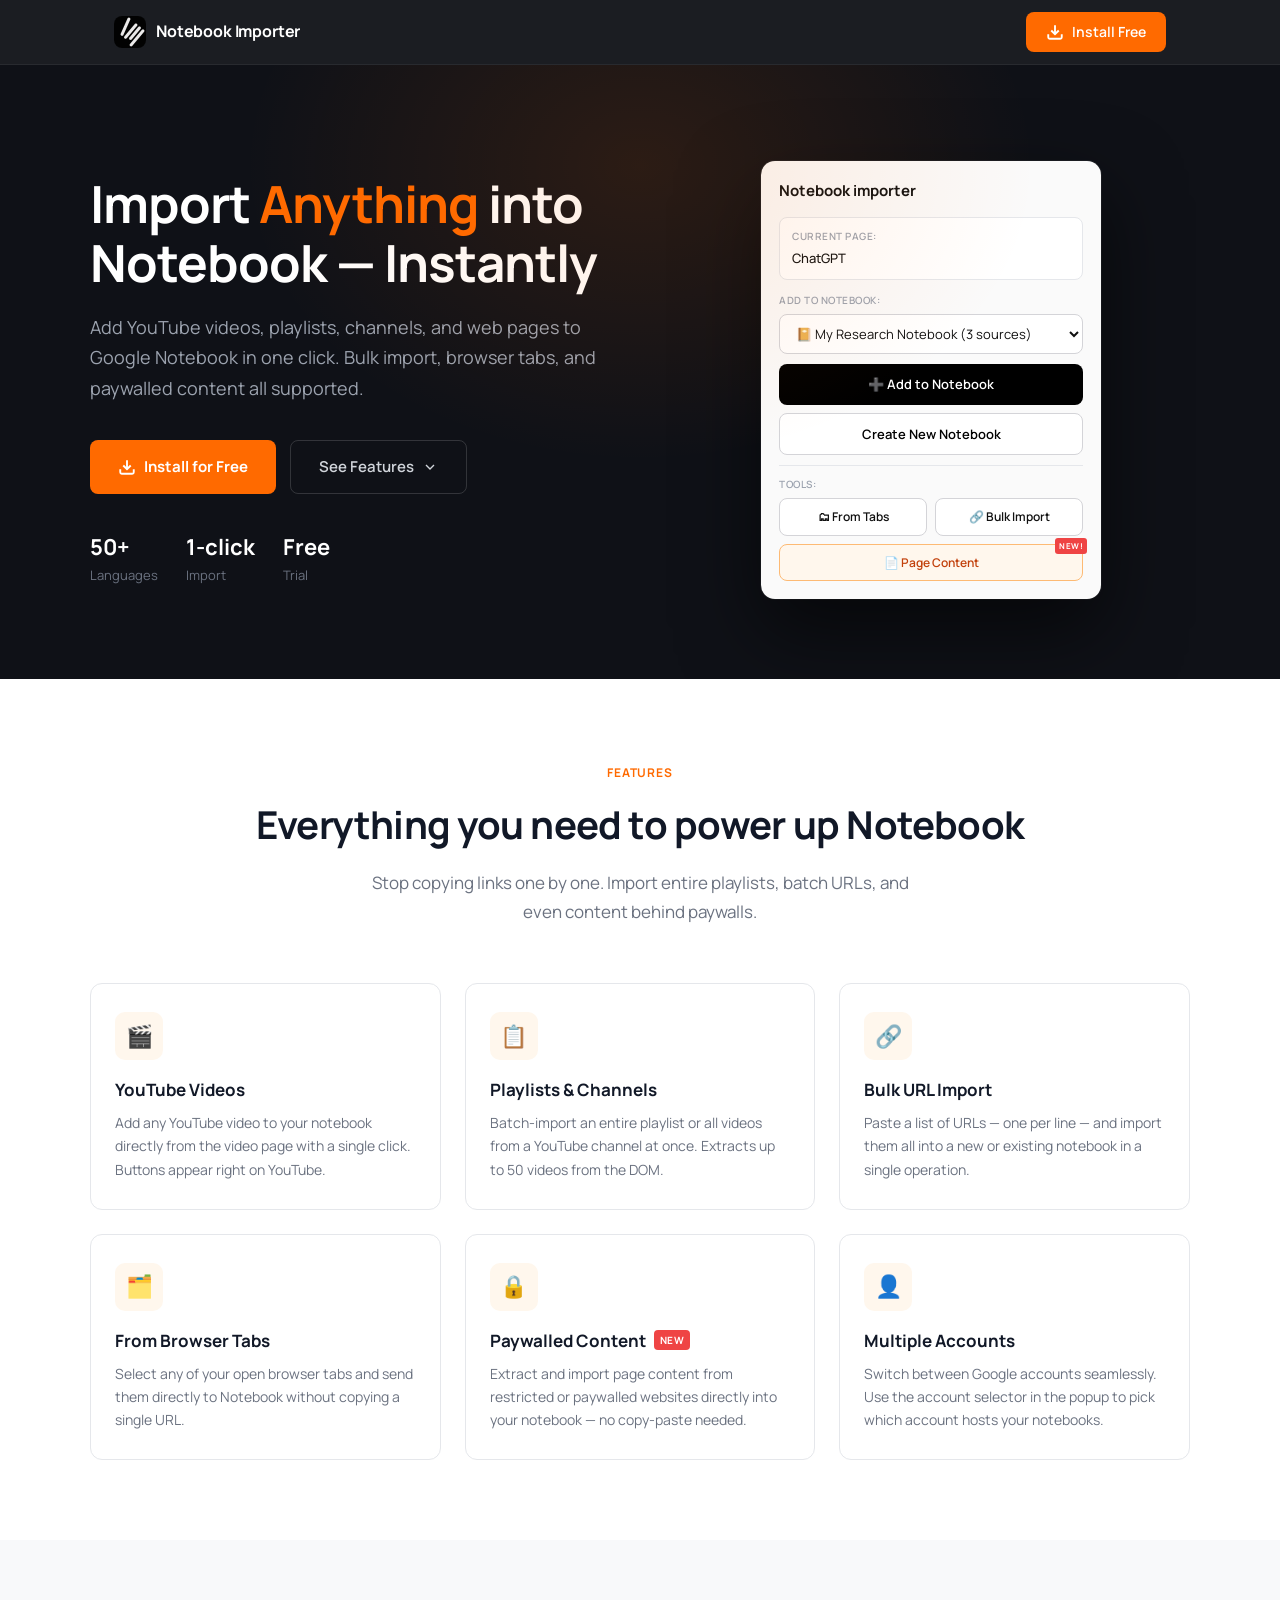
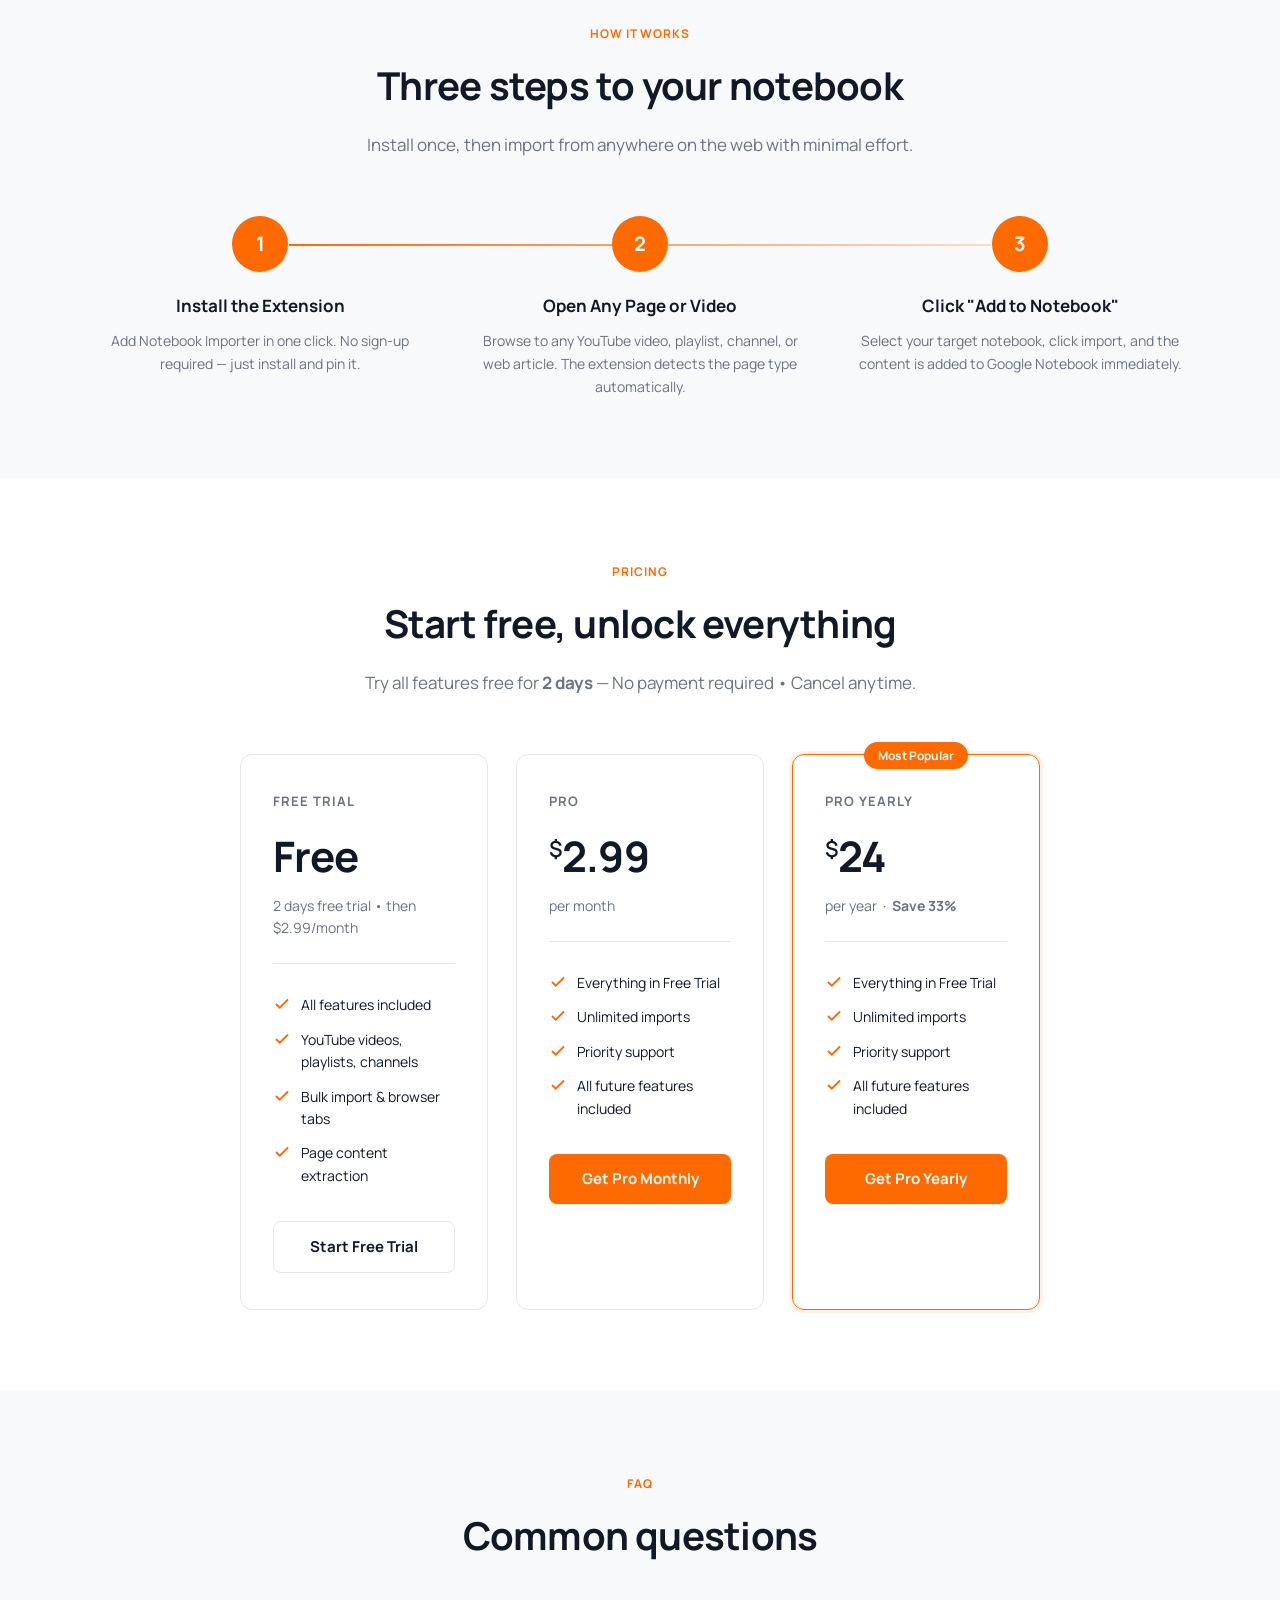
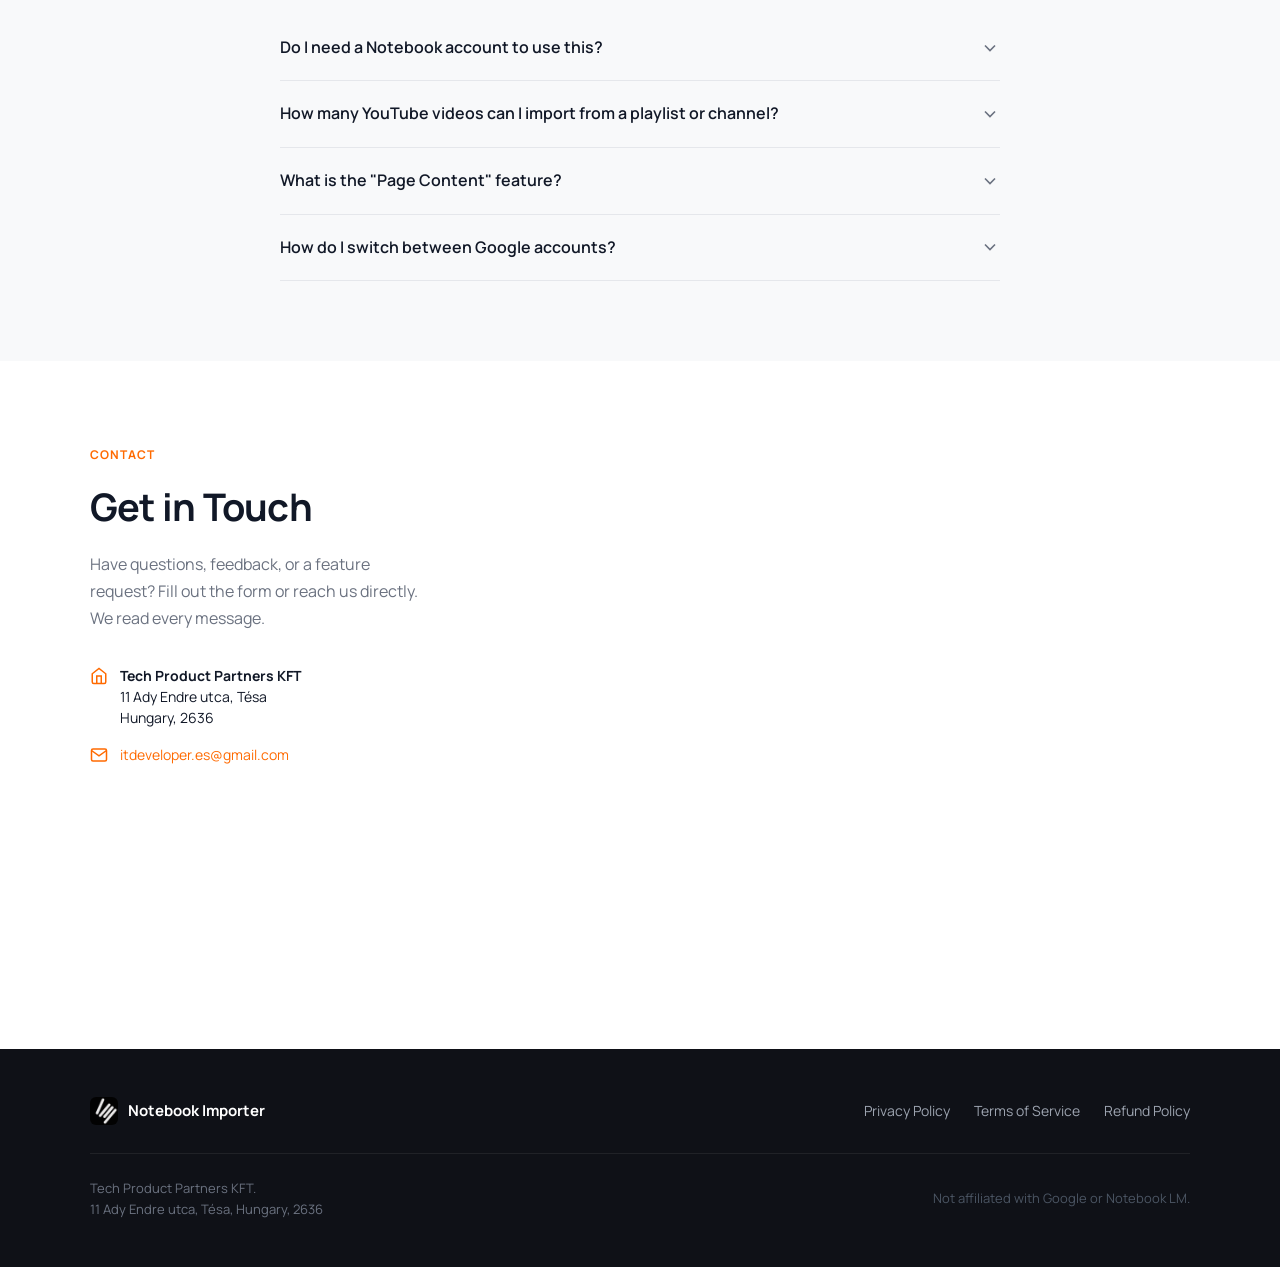
<file: index.html>
<!DOCTYPE html>
<html lang="en">
<head>
    <meta charset="UTF-8">
    <meta name="viewport" content="width=device-width, initial-scale=1.0">
    <title>Notebook Importer — Import YouTube & Web Pages into Notebook</title>
    <meta name="description"
          content="Add YouTube videos, playlists, channels, and web pages to Google Notebook in one click. Bulk import, browser tabs, and paywalled content supported.">
    <link rel="icon" href="icons/icon48.png">
    <link rel="preconnect" href="https://fonts.googleapis.com">
    <link rel="preconnect" href="https://fonts.gstatic.com" crossorigin>
    <link href="https://fonts.googleapis.com/css2?family=Manrope:wght@400;500;600;700&display=swap" rel="stylesheet">
    <style>
        *, *::before, *::after {
            box-sizing: border-box;
            margin: 0;
            padding: 0;
        }

        :root {
            --accent: #ff6a00;
            --accent-hover: #e55f00;
            --dark: #0f1117;
            --dark2: #1a1d27;
            --white: #ffffff;
            --gray-bg: #f8f9fa;
            --text: #111827;
            --muted: #6b7280;
            --border: #e5e7eb;
            --radius: 12px;
            --radius-sm: 8px;
        }

        html {
            scroll-behavior: smooth;
        }

        body {
            font-family: 'Manrope', sans-serif;
            color: var(--text);
            background: var(--white);
            line-height: 1.6;
            -webkit-font-smoothing: antialiased;
        }

        /* ===== NAVBAR ===== */

        .nav {
            position: sticky;
            top: 0;
            z-index: 100;
            background: rgba(15, 17, 23, 0.95);
            backdrop-filter: blur(12px);
            border-bottom: 1px solid rgba(255, 255, 255, 0.06);
        }

        .nav-inner {
            max-width: 1100px;
            margin: 0 auto;
            padding: 0 24px;
            height: 64px;
            display: flex;
            align-items: center;
            justify-content: space-between;
        }

        .nav-logo {
            display: flex;
            align-items: center;
            gap: 10px;
            text-decoration: none;
        }

        .nav-logo img {
            width: 32px;
            height: 32px;
            border-radius: 8px;
        }

        .nav-logo span {
            font-size: 16px;
            font-weight: 700;
            color: #fff;
            letter-spacing: -0.01em;
        }

        .nav-cta {
            display: inline-flex;
            align-items: center;
            gap: 8px;
            background: var(--accent);
            color: #fff;
            font-size: 14px;
            font-weight: 600;
            padding: 9px 20px;
            border-radius: var(--radius-sm);
            text-decoration: none;
            transition: background 0.15s;
        }

        .nav-cta:hover {
            background: var(--accent-hover);
        }

        /* ===== HERO ===== */

        .hero {
            background: var(--dark);
            padding: 96px 24px 80px;
            overflow: hidden;
            position: relative;
        }

        .hero::before {
            content: '';
            position: absolute;
            top: -200px;
            left: 50%;
            transform: translateX(-50%);
            width: 800px;
            height: 600px;
            background: radial-gradient(ellipse at center, rgba(255, 106, 0, 0.12) 0%, transparent 70%);
            pointer-events: none;
        }

        .hero-inner {
            max-width: 1100px;
            margin: 0 auto;
            display: grid;
            grid-template-columns: 1fr 1fr;
            gap: 64px;
            align-items: center;
        }

        .hero-badge {
            display: inline-flex;
            align-items: center;
            gap: 8px;
            background: rgba(255, 106, 0, 0.12);
            border: 1px solid rgba(255, 106, 0, 0.3);
            color: #ffab6e;
            font-size: 13px;
            font-weight: 600;
            padding: 5px 12px;
            border-radius: 100px;
            margin-bottom: 24px;
        }

        .hero-badge svg {
            width: 14px;
            height: 14px;
        }

        .hero h1 {
            font-size: clamp(32px, 4vw, 52px);
            font-weight: 700;
            color: #fff;
            line-height: 1.15;
            letter-spacing: -0.02em;
            margin-bottom: 20px;
        }

        .hero h1 span {
            color: var(--accent);
        }

        .hero-sub {
            font-size: 18px;
            color: #9ca3af;
            margin-bottom: 36px;
            line-height: 1.7;
        }

        .hero-actions {
            display: flex;
            gap: 14px;
            flex-wrap: wrap;
        }

        .btn-primary {
            display: inline-flex;
            align-items: center;
            gap: 8px;
            background: var(--accent);
            color: #fff;
            font-size: 15px;
            font-weight: 700;
            padding: 14px 28px;
            border-radius: var(--radius-sm);
            text-decoration: none;
            transition: background 0.15s, transform 0.1s;
        }

        .btn-primary:hover {
            background: var(--accent-hover);
            transform: translateY(-1px);
        }

        .btn-ghost {
            display: inline-flex;
            align-items: center;
            gap: 8px;
            background: transparent;
            color: #d1d5db;
            font-size: 15px;
            font-weight: 600;
            padding: 14px 28px;
            border-radius: var(--radius-sm);
            text-decoration: none;
            border: 1px solid rgba(255, 255, 255, 0.15);
            transition: border-color 0.15s, color 0.15s;
        }

        .btn-ghost:hover {
            border-color: rgba(255, 255, 255, 0.35);
            color: #fff;
        }

        .hero-stats {
            display: flex;
            gap: 28px;
            margin-top: 36px;
        }

        .hero-stat-item {
            display: flex;
            flex-direction: column;
        }

        .hero-stat-num {
            font-size: 22px;
            font-weight: 700;
            color: #fff;
        }

        .hero-stat-label {
            font-size: 13px;
            color: #6b7280;
        }

        /* Popup Mockup */
        .popup-mockup {
            background: #fafafa;
            border-radius: 14px;
            padding: 18px;
            width: 100%;
            max-width: 340px;
            margin: 0 auto;
            box-shadow: 0 32px 80px rgba(0, 0, 0, 0.6), 0 0 0 1px rgba(255, 255, 255, 0.06);
            font-family: 'Manrope', sans-serif;
        }

        .mockup-header {
            display: flex;
            align-items: center;
            gap: 10px;
            margin-bottom: 14px;
        }

        .mockup-icon {
            width: 28px;
            height: 28px;
            background: var(--accent);
            border-radius: 6px;
            display: flex;
            align-items: center;
            justify-content: center;
        }

        .mockup-icon svg {
            width: 16px;
            height: 16px;
            fill: #fff;
        }

        .mockup-title {
            font-size: 15px;
            font-weight: 700;
            color: #111;
        }

        .mockup-page {
            background: #fff;
            border: 1px solid #e5e7eb;
            border-radius: 8px;
            padding: 10px 12px;
            margin-bottom: 12px;
        }

        .mockup-page-label {
            font-size: 10px;
            font-weight: 600;
            color: #9ca3af;
            text-transform: uppercase;
            letter-spacing: 0.05em;
            margin-bottom: 4px;
        }

        .mockup-page-url {
            font-size: 13px;
            font-weight: 500;
            color: #111;
            white-space: nowrap;
            overflow: hidden;
            text-overflow: ellipsis;
        }

        .mockup-select {
            background: #fff;
            border: 1px solid #d4d4d8;
            border-radius: 8px;
            padding: 9px 12px;
            font-size: 13px;
            color: #111;
            margin-bottom: 10px;
            width: 100%;
            font-family: inherit;
        }

        .mockup-btn-black {
            background: #000;
            color: #fff;
            font-size: 13px;
            font-weight: 600;
            padding: 10px;
            border-radius: 8px;
            text-align: center;
            margin-bottom: 8px;
        }

        .mockup-btn-gray {
            background: #fff;
            color: #000;
            border: 1px solid #d4d4d8;
            font-size: 13px;
            font-weight: 600;
            padding: 10px;
            border-radius: 8px;
            text-align: center;
            margin-bottom: 10px;
        }

        .mockup-divider {
            height: 1px;
            background: #e5e7eb;
            margin: 10px 0;
        }

        .mockup-tools {
            display: grid;
            grid-template-columns: 1fr 1fr;
            gap: 8px;
        }

        .mockup-tool-btn {
            background: #fff;
            border: 1px solid #d4d4d8;
            border-radius: 8px;
            padding: 8px;
            font-size: 12px;
            font-weight: 600;
            text-align: center;
            color: #111;
        }

        .mockup-tool-btn.accent {
            background: #fff7ed;
            color: #c2410c;
            border-color: #fdba74;
            grid-column: 1 / -1;
            position: relative;
        }

        .mockup-new-badge {
            position: absolute;
            top: -7px;
            right: -5px;
            background: #ef4444;
            color: #fff;
            font-size: 8px;
            font-weight: 700;
            padding: 2px 4px;
            border-radius: 3px;
            letter-spacing: 0.05em;
        }

        /* ===== SECTION BASE ===== */

        section {
            padding: 80px 24px;
        }

        .section-inner {
            max-width: 1100px;
            margin: 0 auto;
        }

        .section-tag {
            display: inline-block;
            font-size: 12px;
            font-weight: 700;
            letter-spacing: 0.08em;
            text-transform: uppercase;
            color: var(--accent);
            margin-bottom: 12px;
        }

        .section-title {
            font-size: clamp(28px, 3vw, 42px);
            font-weight: 700;
            letter-spacing: -0.02em;
            color: var(--text);
            margin-bottom: 14px;
        }

        .section-sub {
            font-size: 17px;
            color: var(--muted);
            max-width: 560px;
            line-height: 1.7;
        }

        /* ===== FEATURES ===== */

        .features {
            background: var(--white);
        }

        .features-header {
            text-align: center;
            margin-bottom: 56px;
        }

        .features-header .section-sub {
            margin: 0 auto;
        }

        .features-grid {
            display: grid;
            grid-template-columns: repeat(3, 1fr);
            gap: 24px;
        }

        .feature-card {
            background: var(--white);
            border: 1px solid var(--border);
            border-radius: var(--radius);
            padding: 28px 24px;
            transition: border-color 0.15s, box-shadow 0.15s;
        }

        .feature-card:hover {
            border-color: rgba(255, 106, 0, 0.4);
            box-shadow: 0 8px 24px rgba(255, 106, 0, 0.07);
        }

        .feature-icon {
            width: 48px;
            height: 48px;
            background: #fff7ed;
            border-radius: 10px;
            display: flex;
            align-items: center;
            justify-content: center;
            font-size: 22px;
            margin-bottom: 16px;
        }

        .feature-card h3 {
            font-size: 17px;
            font-weight: 700;
            margin-bottom: 8px;
            display: flex;
            align-items: center;
            gap: 8px;
        }

        .feature-new {
            background: #ef4444;
            color: #fff;
            font-size: 10px;
            font-weight: 700;
            padding: 2px 6px;
            border-radius: 4px;
            letter-spacing: 0.05em;
        }

        .feature-card p {
            font-size: 14px;
            color: var(--muted);
            line-height: 1.65;
        }

        /* ===== HOW IT WORKS ===== */

        .how {
            background: var(--gray-bg);
        }

        .how-header {
            text-align: center;
            margin-bottom: 56px;
        }

        .how-header .section-sub {
            margin: 0 auto;
        }

        .steps {
            display: grid;
            grid-template-columns: repeat(3, 1fr);
            gap: 40px;
            position: relative;
        }

        .steps::before {
            content: '';
            position: absolute;
            top: 28px;
            left: calc(16.66% + 16px);
            right: calc(16.66% + 16px);
            height: 2px;
            background: linear-gradient(90deg, var(--accent) 0%, rgba(255, 106, 0, 0.2) 100%);
        }

        .step {
            text-align: center;
            position: relative;
        }

        .step-num {
            width: 56px;
            height: 56px;
            background: var(--accent);
            color: #fff;
            font-size: 20px;
            font-weight: 700;
            border-radius: 50%;
            display: flex;
            align-items: center;
            justify-content: center;
            margin: 0 auto 20px;
            position: relative;
            z-index: 1;
        }

        .step h3 {
            font-size: 17px;
            font-weight: 700;
            margin-bottom: 10px;
        }

        .step p {
            font-size: 14px;
            color: var(--muted);
            line-height: 1.65;
        }

        /* ===== PRICING ===== */

        .pricing {
            background: var(--white);
        }

        .pricing-header {
            text-align: center;
            margin-bottom: 56px;
        }

        .pricing-header .section-sub {
            margin: 0 auto;
        }

        .pricing-grid {
            display: grid;
            grid-template-columns: 1fr 1fr 1fr;
            gap: 28px;
            max-width: 800px;
            margin: 0 auto;
        }

        .pricing-card {
            border: 1px solid var(--border);
            border-radius: var(--radius);
            padding: 36px 32px;
        }

        .pricing-card.featured {
            border-color: var(--accent);
            box-shadow: 0 0 0 3px rgba(255, 106, 0, 0.1);
            position: relative;
        }

        .pricing-badge {
            position: absolute;
            top: -13px;
            left: 50%;
            transform: translateX(-50%);
            background: var(--accent);
            color: #fff;
            font-size: 12px;
            font-weight: 700;
            padding: 4px 14px;
            border-radius: 100px;
            white-space: nowrap;
        }

        .pricing-plan {
            font-size: 13px;
            font-weight: 700;
            text-transform: uppercase;
            letter-spacing: 0.08em;
            color: var(--muted);
            margin-bottom: 12px;
        }

        .pricing-price {
            font-size: 42px;
            font-weight: 700;
            letter-spacing: -0.02em;
            color: var(--text);
            margin-bottom: 4px;
        }

        .pricing-price sup {
            font-size: 22px;
            font-weight: 600;
            vertical-align: super;
        }

        .pricing-period {
            font-size: 14px;
            color: var(--muted);
            margin-bottom: 24px;
        }

        .pricing-divider {
            height: 1px;
            background: var(--border);
            margin: 24px 0;
        }

        .pricing-features {
            list-style: none;
            margin-bottom: 28px;
        }

        .pricing-features li {
            display: flex;
            align-items: flex-start;
            gap: 10px;
            font-size: 14px;
            color: var(--text);
            padding: 6px 0;
        }

        .pricing-features li svg {
            width: 18px;
            height: 18px;
            color: var(--accent);
            flex-shrink: 0;
            margin-top: 1px;
        }

        .pricing-features li.muted {
            color: var(--muted);
            text-decoration: line-through;
        }

        .pricing-features li.muted svg {
            color: #d1d5db;
        }

        .btn-pricing {
            display: block;
            text-align: center;
            padding: 13px;
            border-radius: var(--radius-sm);
            font-size: 15px;
            font-weight: 700;
            text-decoration: none;
            transition: all 0.15s;
        }

        .btn-pricing-primary {
            background: var(--accent);
            color: #fff;
        }

        .btn-pricing-primary:hover {
            background: var(--accent-hover);
        }

        .btn-pricing-outline {
            background: transparent;
            color: var(--text);
            border: 1px solid var(--border);
        }

        .btn-pricing-outline:hover {
            border-color: var(--accent);
            color: var(--accent);
        }

        /* ===== FAQ ===== */

        .faq {
            background: var(--gray-bg);
        }

        .faq-header {
            text-align: center;
            margin-bottom: 48px;
        }

        .faq-list {
            max-width: 720px;
            margin: 0 auto;
        }

        .faq-item {
            border-bottom: 1px solid var(--border);
        }

        .faq-item input[type="checkbox"] {
            display: none;
        }

        .faq-label {
            display: flex;
            align-items: center;
            justify-content: space-between;
            padding: 20px 0;
            font-size: 16px;
            font-weight: 600;
            cursor: pointer;
            user-select: none;
            gap: 16px;
        }

        .faq-label svg {
            width: 20px;
            height: 20px;
            color: var(--muted);
            flex-shrink: 0;
            transition: transform 0.2s;
        }

        .faq-item input:checked + .faq-label svg {
            transform: rotate(180deg);
            color: var(--accent);
        }

        .faq-body {
            max-height: 0;
            overflow: hidden;
            transition: max-height 0.25s ease;
        }

        .faq-item input:checked ~ .faq-body {
            max-height: 200px;
        }

        .faq-body p {
            font-size: 15px;
            color: var(--muted);
            line-height: 1.7;
            padding-bottom: 20px;
        }

        /* ===== CONTACT ===== */

        .contact {
            background: var(--white);
        }

        .contact-inner {
            max-width: 1100px;
            margin: 0 auto;
            display: grid;
            grid-template-columns: 1fr 2fr;
            gap: 80px;
            align-items: start;
        }

        .contact h2 {
            font-size: clamp(28px, 3vw, 38px);
            font-weight: 700;
            letter-spacing: -0.02em;
            margin-bottom: 14px;
        }

        .contact-sub {
            font-size: 16px;
            color: var(--muted);
            line-height: 1.7;
            margin-bottom: 32px;
        }

        .contact-info {
            display: flex;
            flex-direction: column;
            gap: 16px;
        }

        .contact-info-item {
            display: flex;
            align-items: flex-start;
            gap: 12px;
            font-size: 14px;
            color: var(--text);
            line-height: 1.5;
        }

        .contact-info-item svg {
            width: 18px;
            height: 18px;
            color: var(--accent);
            flex-shrink: 0;
            margin-top: 2px;
        }

        .form-placeholder {
            background: var(--gray-bg);
            border: 2px dashed var(--border);
            border-radius: var(--radius);
            padding: 40px 24px;
            text-align: center;
            color: var(--muted);
            font-size: 14px;
            min-height: 360px;
            display: flex;
            flex-direction: column;
            align-items: center;
            justify-content: center;
            gap: 8px;
        }

        .form-placeholder svg {
            width: 32px;
            height: 32px;
            color: #d1d5db;
            margin-bottom: 8px;
        }

        .form-placeholder strong {
            color: var(--text);
            font-size: 15px;
        }

        /* ===== FOOTER ===== */

        .footer {
            background: var(--dark);
            padding: 48px 24px;
        }

        .footer-inner {
            max-width: 1100px;
            margin: 0 auto;
            display: flex;
            flex-direction: column;
            gap: 28px;
        }

        .footer-top {
            display: flex;
            align-items: center;
            justify-content: space-between;
            flex-wrap: wrap;
            gap: 20px;
        }

        .footer-logo {
            display: flex;
            align-items: center;
            gap: 10px;
            text-decoration: none;
        }

        .footer-logo img {
            width: 28px;
            height: 28px;
            border-radius: 6px;
        }

        .footer-logo span {
            font-size: 15px;
            font-weight: 700;
            color: #fff;
        }

        .footer-links {
            display: flex;
            gap: 24px;
            flex-wrap: wrap;
        }

        .footer-links a {
            color: #9ca3af;
            text-decoration: none;
            font-size: 14px;
            transition: color 0.15s;
        }

        .footer-links a:hover {
            color: #fff;
        }

        .footer-bottom {
            border-top: 1px solid rgba(255, 255, 255, 0.07);
            padding-top: 24px;
            display: flex;
            align-items: center;
            justify-content: space-between;
            flex-wrap: wrap;
            gap: 12px;
        }

        .footer-legal {
            font-size: 13px;
            color: #6b7280;
            line-height: 1.6;
        }

        /* ===== RESPONSIVE ===== */

        @media (max-width: 900px) {
            .features-grid {
                grid-template-columns: repeat(2, 1fr);
            }

            .hero-inner {
                grid-template-columns: 1fr;
                gap: 40px;
            }

            .popup-mockup {
                max-width: 300px;
            }
        }

        @media (max-width: 768px) {
            section {
                padding: 60px 20px;
            }

            .hero {
                padding: 72px 20px 60px;
            }

            .hero-inner {
                grid-template-columns: 1fr;
            }

            .popup-mockup-wrap {
                display: none;
            }

            .hero h1 {
                font-size: 32px;
            }

            .hero-sub {
                font-size: 16px;
            }

            .hero-actions {
                flex-direction: column;
            }

            .btn-primary, .btn-ghost {
                width: 100%;
                justify-content: center;
            }

            .hero-stats {
                gap: 20px;
            }

            .features-grid {
                grid-template-columns: 1fr;
            }

            .steps {
                grid-template-columns: 1fr;
                gap: 32px;
            }

            .steps::before {
                display: none;
            }

            .pricing-grid {
                grid-template-columns: 1fr;
            }

            .contact-inner {
                grid-template-columns: 1fr;
                gap: 40px;
            }

            .footer-top {
                flex-direction: column;
                align-items: flex-start;
            }

            .footer-bottom {
                flex-direction: column;
                align-items: flex-start;
            }

            .nav-inner {
                padding: 0 16px;
            }

            .nav-logo span {
                font-size: 14px;
            }
        }

        @media (max-width: 480px) {
            .features-grid {
                grid-template-columns: 1fr;
            }

            .pricing-card {
                padding: 28px 20px;
            }
        }
    </style>
</head>
<body>

<!-- ===== NAVBAR ===== -->
<nav class="nav">
    <div class="nav-inner">
        <a href="#" class="nav-logo">
            <img src="icons/icon128.png" alt="Notebook Importer">
            <span>Notebook Importer</span>
        </a>
        <a href="https://chromewebstore.google.com/detail/notebook-lm/macmiooaeggbklhlhdgnmcnedoipoakk?utm_source=landing" class="nav-cta" target="_blank" rel="noopener">
            <svg width="18" height="18" viewBox="0 0 24 24" fill="none" stroke="currentColor"
                 stroke-width="2.5">
                <path d="M21 15v4a2 2 0 0 1-2 2H5a2 2 0 0 1-2-2v-4"/>
                <polyline points="7 10 12 15 17 10"/>
                <line x1="12" y1="15" x2="12" y2="3"/>
            </svg>
            Install Free
        </a>
    </div>
</nav>

<!-- ===== HERO ===== -->
<section class="hero">
    <div class="hero-inner">
        <div class="hero-content">
<!--            <div class="hero-badge">-->
<!--                <svg viewBox="0 0 24 24" fill="none" stroke="currentColor" stroke-width="2">-->
<!--                    <path d="M12 2l3.09 6.26L22 9.27l-5 4.87 1.18 6.88L12 17.77l-6.18 3.25L7 14.14 2 9.27l6.91-1.01L12 2z"/>-->
<!--                </svg>-->
<!--                Chrome Extension &nbsp;·&nbsp; v1.0.6-->
<!--            </div>-->
            <h1>Import <span>Anything</span> into Notebook — Instantly</h1>
            <p class="hero-sub">Add YouTube videos, playlists, channels, and web pages to Google Notebook in one
                click. Bulk import, browser tabs, and paywalled content all supported.</p>
            <div class="hero-actions">
                <a href="https://chromewebstore.google.com/detail/notebook-lm/macmiooaeggbklhlhdgnmcnedoipoakk?utm_source=landing" class="btn-primary" target="_blank" rel="noopener">
                    <svg width="18" height="18" viewBox="0 0 24 24" fill="none" stroke="currentColor"
                         stroke-width="2.5">
                        <path d="M21 15v4a2 2 0 0 1-2 2H5a2 2 0 0 1-2-2v-4"/>
                        <polyline points="7 10 12 15 17 10"/>
                        <line x1="12" y1="15" x2="12" y2="3"/>
                    </svg>
                    Install for Free
                </a>
                <a href="#features" class="btn-ghost">
                    See Features
                    <svg width="16" height="16" viewBox="0 0 24 24" fill="none" stroke="currentColor" stroke-width="2">
                        <polyline points="6 9 12 15 18 9"/>
                    </svg>
                </a>
            </div>
            <div class="hero-stats">
                <div class="hero-stat-item">
                    <span class="hero-stat-num">50+</span>
                    <span class="hero-stat-label">Languages</span>
                </div>
                <div class="hero-stat-item">
                    <span class="hero-stat-num">1-click</span>
                    <span class="hero-stat-label">Import</span>
                </div>
                <div class="hero-stat-item">
                    <span class="hero-stat-num">Free</span>
                    <span class="hero-stat-label">Trial</span>
                </div>
            </div>
        </div>

        <!-- Popup Mockup -->
        <div class="popup-mockup-wrap">
            <div class="popup-mockup">
                <div class="mockup-header">
                    <div class="mockup-title">Notebook importer</div>
                </div>
                <div class="mockup-page">
                    <div class="mockup-page-label">Current page:</div>
                    <div class="mockup-page-url">ChatGPT</div>
                </div>
                <div style="font-size:10px;font-weight:600;color:#9ca3af;text-transform:uppercase;letter-spacing:.05em;margin-bottom:6px;">
                    Add to notebook:
                </div>
                <select class="mockup-select">
                    <option>📔 My Research Notebook (3 sources)</option>
                </select>
                <div class="mockup-btn-black">➕ Add to Notebook</div>
                <div class="mockup-btn-gray">Create New Notebook</div>
                <div class="mockup-divider"></div>
                <div style="font-size:10px;font-weight:600;color:#9ca3af;text-transform:uppercase;letter-spacing:.05em;margin-bottom:6px;">
                    Tools:
                </div>
                <div class="mockup-tools">
                    <div class="mockup-tool-btn">🗂 From Tabs</div>
                    <div class="mockup-tool-btn">🔗 Bulk Import</div>
                    <div class="mockup-tool-btn accent">
                        📄 Page Content
                        <span class="mockup-new-badge">NEW!</span>
                    </div>
                </div>
            </div>
        </div>
    </div>
</section>

<!-- ===== FEATURES ===== -->
<section class="features" id="features">
    <div class="section-inner">
        <div class="features-header">
            <div class="section-tag">Features</div>
            <h2 class="section-title">Everything you need to power up Notebook</h2>
            <p class="section-sub">Stop copying links one by one. Import entire playlists, batch URLs, and even content
                behind paywalls.</p>
        </div>
        <div class="features-grid">
            <div class="feature-card">
                <div class="feature-icon">🎬</div>
                <h3>YouTube Videos</h3>
                <p>Add any YouTube video to your notebook directly from the video page with a single click. Buttons
                    appear right on YouTube.</p>
            </div>
            <div class="feature-card">
                <div class="feature-icon">📋</div>
                <h3>Playlists &amp; Channels</h3>
                <p>Batch-import an entire playlist or all videos from a YouTube channel at once. Extracts up to 50
                    videos from the DOM.</p>
            </div>
            <div class="feature-card">
                <div class="feature-icon">🔗</div>
                <h3>Bulk URL Import</h3>
                <p>Paste a list of URLs — one per line — and import them all into a new or existing notebook in a single
                    operation.</p>
            </div>
            <div class="feature-card">
                <div class="feature-icon">🗂️</div>
                <h3>From Browser Tabs</h3>
                <p>Select any of your open browser tabs and send them directly to Notebook without copying a single
                    URL.</p>
            </div>
            <div class="feature-card">
                <div class="feature-icon">🔒</div>
                <h3>
                    Paywalled Content
                    <span class="feature-new">NEW</span>
                </h3>
                <p>Extract and import page content from restricted or paywalled websites directly into your notebook —
                    no copy-paste needed.</p>
            </div>
            <div class="feature-card">
                <div class="feature-icon">👤</div>
                <h3>Multiple Accounts</h3>
                <p>Switch between Google accounts seamlessly. Use the account selector in the popup to pick which
                    account hosts your notebooks.</p>
            </div>
        </div>
    </div>
</section>

<!-- ===== HOW IT WORKS ===== -->
<section class="how">
    <div class="section-inner">
        <div class="how-header">
            <div class="section-tag">How It Works</div>
            <h2 class="section-title">Three steps to your notebook</h2>
            <p class="section-sub">Install once, then import from anywhere on the web with minimal effort.</p>
        </div>
        <div class="steps">
            <div class="step">
                <div class="step-num">1</div>
                <h3>Install the Extension</h3>
                <p>Add Notebook Importer in one click. No sign-up required — just install
                    and pin it.</p>
            </div>
            <div class="step">
                <div class="step-num">2</div>
                <h3>Open Any Page or Video</h3>
                <p>Browse to any YouTube video, playlist, channel, or web article. The extension detects the page type
                    automatically.</p>
            </div>
            <div class="step">
                <div class="step-num">3</div>
                <h3>Click "Add to Notebook"</h3>
                <p>Select your target notebook, click import, and the content is added to Google Notebook
                    immediately.</p>
            </div>
        </div>
    </div>
</section>

<!-- ===== PRICING ===== -->
<section class="pricing" id="pricing">
    <div class="section-inner">
        <div class="pricing-header">
            <div class="section-tag">Pricing</div>
            <h2 class="section-title">Start free, unlock everything</h2>
            <p class="section-sub">Try all features free for <strong>2 days</strong> — No payment required • Cancel anytime.
            </p>
        </div>
        <div class="pricing-grid">

            <!-- Free Trial -->
            <div class="pricing-card">
                <div class="pricing-plan">Free Trial</div>
                <div class="pricing-price">Free</div>
                <div class="pricing-period">2 days free trial • then $2.99/month </div>
                <div class="pricing-divider"></div>
                <ul class="pricing-features">
                    <li>
                        <svg viewBox="0 0 24 24" fill="none" stroke="currentColor" stroke-width="2.5">
                            <polyline points="20 6 9 17 4 12"/>
                        </svg>
                        All features included
                    </li>
                    <li>
                        <svg viewBox="0 0 24 24" fill="none" stroke="currentColor" stroke-width="2.5">
                            <polyline points="20 6 9 17 4 12"/>
                        </svg>
                        YouTube videos, playlists, channels
                    </li>
                    <li>
                        <svg viewBox="0 0 24 24" fill="none" stroke="currentColor" stroke-width="2.5">
                            <polyline points="20 6 9 17 4 12"/>
                        </svg>
                        Bulk import &amp; browser tabs
                    </li>
                    <li>
                        <svg viewBox="0 0 24 24" fill="none" stroke="currentColor" stroke-width="2.5">
                            <polyline points="20 6 9 17 4 12"/>
                        </svg>
                        Page content extraction
                    </li>
                </ul>
                <a href="https://chromewebstore.google.com/detail/notebook-lm/macmiooaeggbklhlhdgnmcnedoipoakk?utm_source=landing" class="btn-pricing btn-pricing-outline" target="_blank" rel="noopener">
                    Start Free Trial
                </a>
            </div>

            <!-- Pro -->
            <div class="pricing-card">
                <div class="pricing-plan">Pro</div>
                <div class="pricing-price"><sup>$</sup>2.99</div>
                <div class="pricing-period">per month</div>
                <div class="pricing-divider"></div>

                <ul class="pricing-features">
                    <li>
                        <svg viewBox="0 0 24 24" fill="none" stroke="currentColor" stroke-width="2.5">
                            <polyline points="20 6 9 17 4 12"/>
                        </svg>
                        Everything in Free Trial
                    </li>
                    <li>
                        <svg viewBox="0 0 24 24" fill="none" stroke="currentColor" stroke-width="2.5">
                            <polyline points="20 6 9 17 4 12"/>
                        </svg>
                        Unlimited imports
                    </li>
                    <li>
                        <svg viewBox="0 0 24 24" fill="none" stroke="currentColor" stroke-width="2.5">
                            <polyline points="20 6 9 17 4 12"/>
                        </svg>
                        Priority support
                    </li>
                    <li>
                        <svg viewBox="0 0 24 24" fill="none" stroke="currentColor" stroke-width="2.5">
                            <polyline points="20 6 9 17 4 12"/>
                        </svg>
                        All future features included
                    </li>
                </ul>

                <a href="https://chromewebstore.google.com/detail/notebook-lm/macmiooaeggbklhlhdgnmcnedoipoakk?utm_source=landing" class="btn-pricing btn-pricing-primary" target="_blank" rel="noopener">
                    Get Pro Monthly
                </a>
            </div>


            <div class="pricing-card featured">
                <div class="pricing-badge">Most Popular</div>
                <div class="pricing-plan">Pro Yearly</div>
                <div class="pricing-price"><sup>$</sup>24</div>
                <div class="pricing-period">
                    per year &nbsp;·&nbsp; <strong>Save 33%</strong>
                </div>
                <div class="pricing-divider"></div>

                <ul class="pricing-features">
                    <li>
                        <svg viewBox="0 0 24 24" fill="none" stroke="currentColor" stroke-width="2.5">
                            <polyline points="20 6 9 17 4 12"/>
                        </svg>
                        Everything in Free Trial
                    </li>
                    <li>
                        <svg viewBox="0 0 24 24" fill="none" stroke="currentColor" stroke-width="2.5">
                            <polyline points="20 6 9 17 4 12"/>
                        </svg>
                        Unlimited imports
                    </li>
                    <li>
                        <svg viewBox="0 0 24 24" fill="none" stroke="currentColor" stroke-width="2.5">
                            <polyline points="20 6 9 17 4 12"/>
                        </svg>
                        Priority support
                    </li>
                    <li>
                        <svg viewBox="0 0 24 24" fill="none" stroke="currentColor" stroke-width="2.5">
                            <polyline points="20 6 9 17 4 12"/>
                        </svg>
                        All future features included
                    </li>
                </ul>

                <a href="https://chromewebstore.google.com/detail/notebook-lm/macmiooaeggbklhlhdgnmcnedoipoakk?utm_source=landing" class="btn-pricing btn-pricing-primary" target="_blank" rel="noopener">
                    Get Pro Yearly
                </a>
            </div>

        </div>
    </div>
</section>

<!-- ===== FAQ ===== -->
<section class="faq">
    <div class="section-inner">
        <div class="faq-header">
            <div class="section-tag">FAQ</div>
            <h2 class="section-title">Common questions</h2>
        </div>
        <div class="faq-list">

            <div class="faq-item">
                <input type="checkbox" id="faq1">
                <label class="faq-label" for="faq1">
                    Do I need a Notebook account to use this?
                    <svg viewBox="0 0 24 24" fill="none" stroke="currentColor" stroke-width="2">
                        <polyline points="6 9 12 15 18 9"/>
                    </svg>
                </label>
                <div class="faq-body">
                    <p>Yes. You need to be logged into Notebook LM with
                        a Google account before using the extension. The extension uses your existing session to add
                        sources — no extra credentials needed.</p>
                </div>
            </div>

            <div class="faq-item">
                <input type="checkbox" id="faq2">
                <label class="faq-label" for="faq2">
                    How many YouTube videos can I import from a playlist or channel?
                    <svg viewBox="0 0 24 24" fill="none" stroke="currentColor" stroke-width="2">
                        <polyline points="6 9 12 15 18 9"/>
                    </svg>
                </label>
                <div class="faq-body">
                    <p>The extension extracts videos visible in the YouTube DOM at the time of import — typically up to
                        50 videos for channels. For playlists, scroll down to load more videos before clicking import to
                        capture additional items.</p>
                </div>
            </div>

            <div class="faq-item">
                <input type="checkbox" id="faq3">
                <label class="faq-label" for="faq3">
                    What is the "Page Content" feature?
                    <svg viewBox="0 0 24 24" fill="none" stroke="currentColor" stroke-width="2">
                        <polyline points="6 9 12 15 18 9"/>
                    </svg>
                </label>
                <div class="faq-body">
                    <p>Page Content extracts the visible text from the current page — including content behind soft
                        paywalls or subscriber walls — and imports it as a text source into your notebook. This is
                        useful for articles, news, or research papers that can't be added via URL alone.</p>
                </div>
            </div>

            <div class="faq-item">
                <input type="checkbox" id="faq4">
                <label class="faq-label" for="faq4">
                    How do I switch between Google accounts?
                    <svg viewBox="0 0 24 24" fill="none" stroke="currentColor" stroke-width="2">
                        <polyline points="6 9 12 15 18 9"/>
                    </svg>
                </label>
                <div class="faq-body">
                    <p>Open the extension popup and use the account selector in the bottom-left footer. All Google
                        accounts currently signed into Chrome are listed. Selecting a different account will reload your
                        notebooks for that account.</p>
                </div>
            </div>

        </div>
    </div>
</section>

<!-- ===== CONTACT ===== -->
<section class="contact" id="contact">
    <div class="contact-inner">
        <div>
            <div class="section-tag">Contact</div>
            <h2>Get in Touch</h2>
            <p class="contact-sub">Have questions, feedback, or a feature request? Fill out the form or reach us
                directly. We read every message.</p>
            <div class="contact-info">
                <div class="contact-info-item">
                    <svg viewBox="0 0 24 24" fill="none" stroke="currentColor" stroke-width="2">
                        <path d="M3 9l9-7 9 7v11a2 2 0 0 1-2 2H5a2 2 0 0 1-2-2z"/>
                        <polyline points="9 22 9 12 15 12 15 22"/>
                    </svg>
                    <div>
                        <strong>Tech Product Partners KFT</strong><br>
                        11 Ady Endre utca, Tésa<br>
                        Hungary, 2636
                    </div>
                </div>
                <div class="contact-info-item">
                    <svg viewBox="0 0 24 24" fill="none" stroke="currentColor" stroke-width="2">
                        <path d="M4 4h16c1.1 0 2 .9 2 2v12c0 1.1-.9 2-2 2H4c-1.1 0-2-.9-2-2V6c0-1.1.9-2 2-2z"/>
                        <polyline points="22,6 12,13 2,6"/>
                    </svg>
                    <div>
                        <a href="mailto:itdeveloper.es@gmail.com"
                           style="color:var(--accent);text-decoration:none;">itdeveloper.es@gmail.com</a>
                    </div>
                </div>
            </div>
        </div>

        <!-- Google Form embed placeholder -->
        <div>
            <!-- PASTE GOOGLE FORM EMBED HERE -->
            <iframe src="https://docs.google.com/forms/d/e/1FAIpQLSck2K7AMzdlS6hyptJU1on5vtGd9uiDMkCM9NvRyMBCVAfiDQ/viewform?embedded=true" width="100%" height="520" frameborder="0" marginheight="0" marginwidth="0">Loading…</iframe>
        </div>
    </div>
</section>

<!-- ===== FOOTER ===== -->
<footer class="footer">
    <div class="footer-inner">
        <div class="footer-top">
            <a href="#" class="footer-logo">
                <img src="icons/icon128.png" alt="Notebook Importer">
                <span>Notebook Importer</span>
            </a>
            <div class="footer-links">
                <a href="/privacy" rel="nofollow noopener noreferrer" target="_blank">Privacy Policy</a>
                <a href="/agreement" rel="nofollow noopener noreferrer" target="_blank">Terms of Service</a>
                <a href="/refunds" rel="nofollow noopener noreferrer" target="_blank">Refund Policy</a>
            </div>
        </div>
        <div class="footer-bottom">
            <div class="footer-legal">
                Tech Product Partners KFT.<br>
                11 Ady Endre utca, Tésa, Hungary, 2636
            </div>
            <div style="color:#4b5563;font-size:13px;">
                Not affiliated with Google or Notebook LM.
            </div>
        </div>
    </div>
</footer>

</body>
</html>
</file>
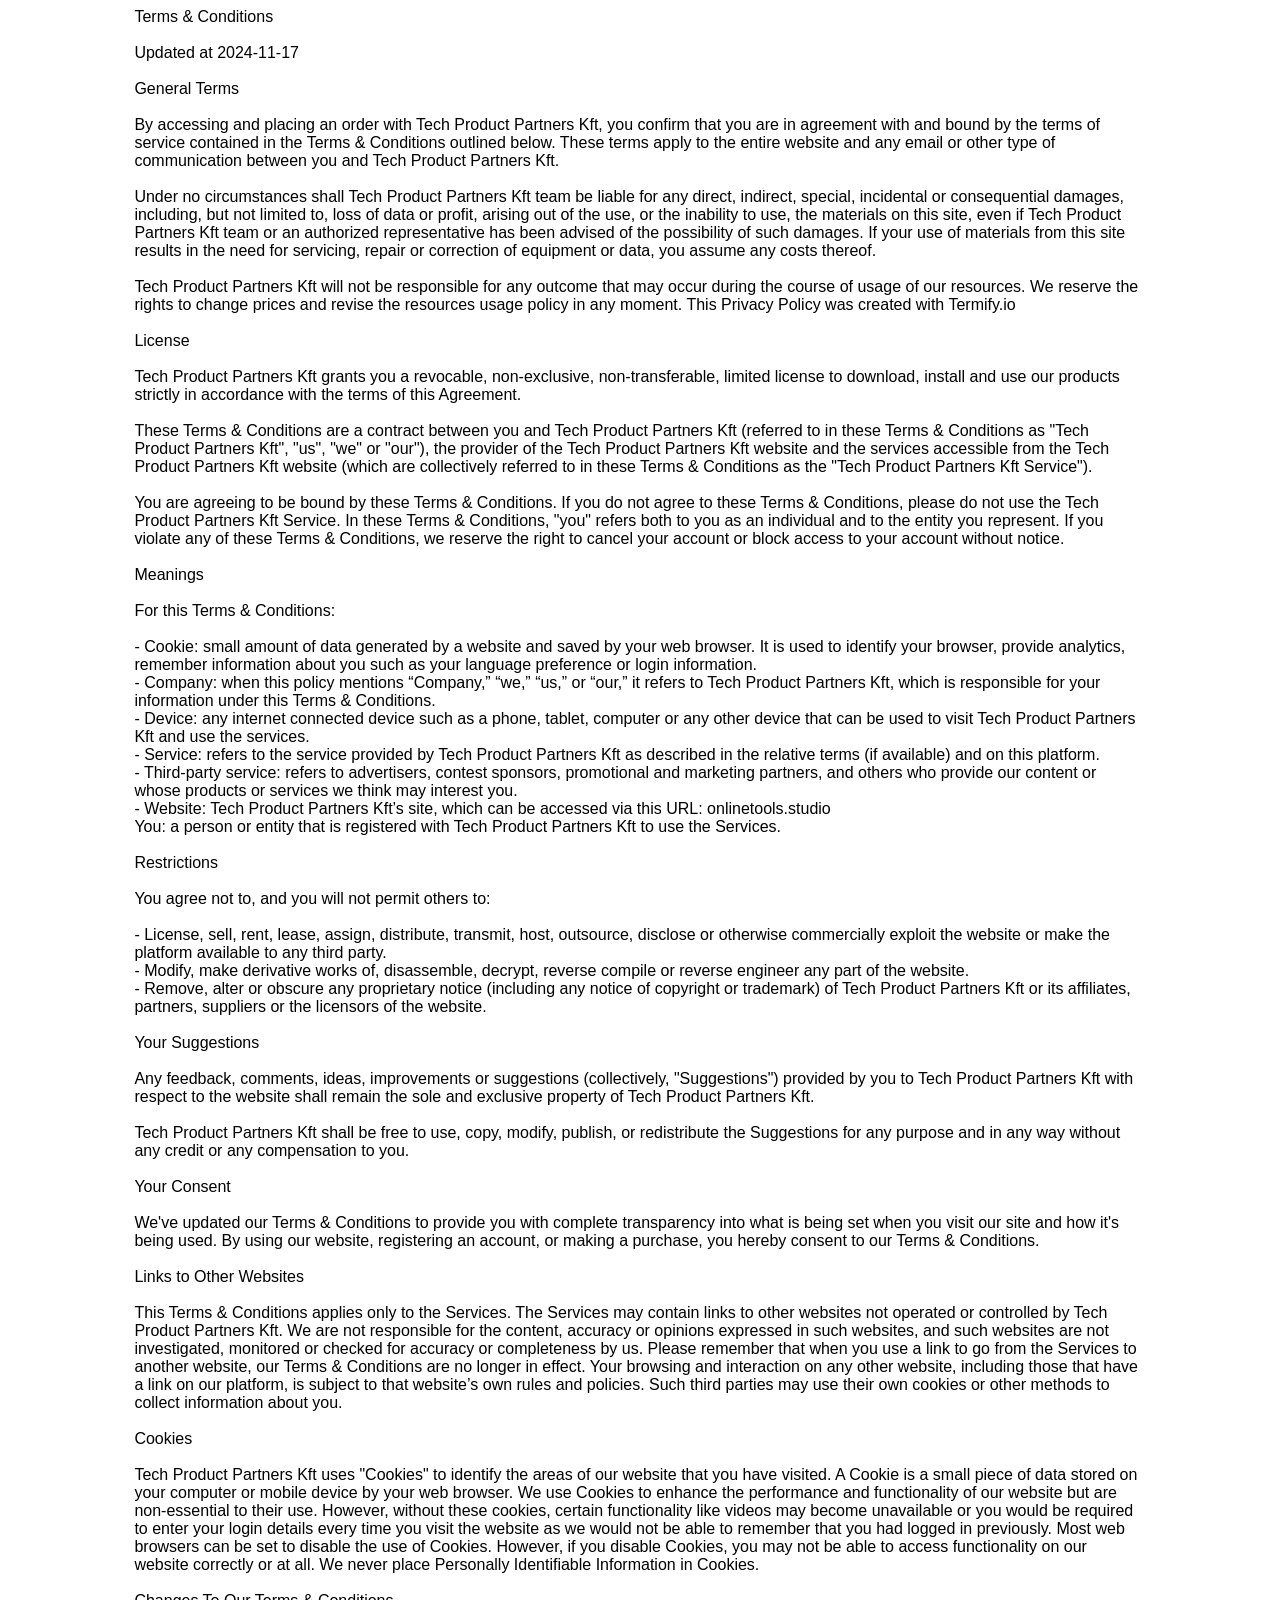
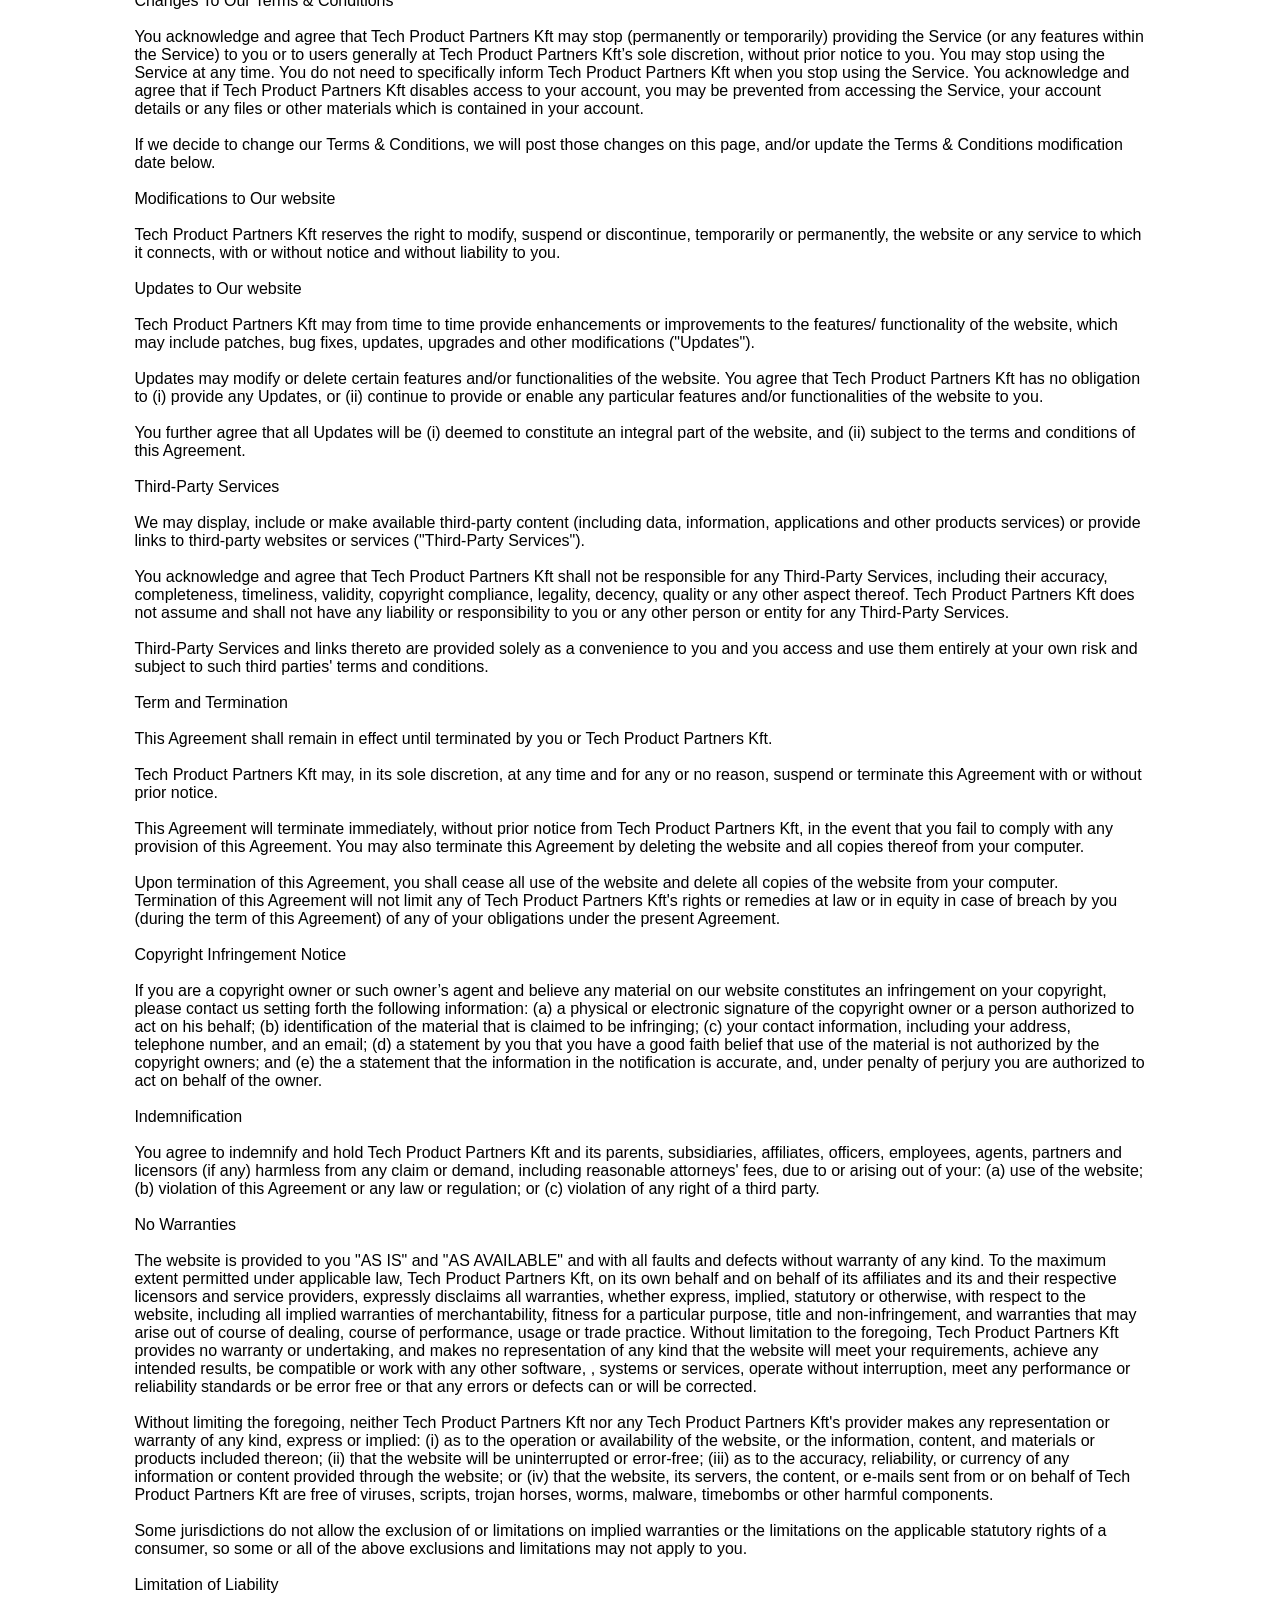
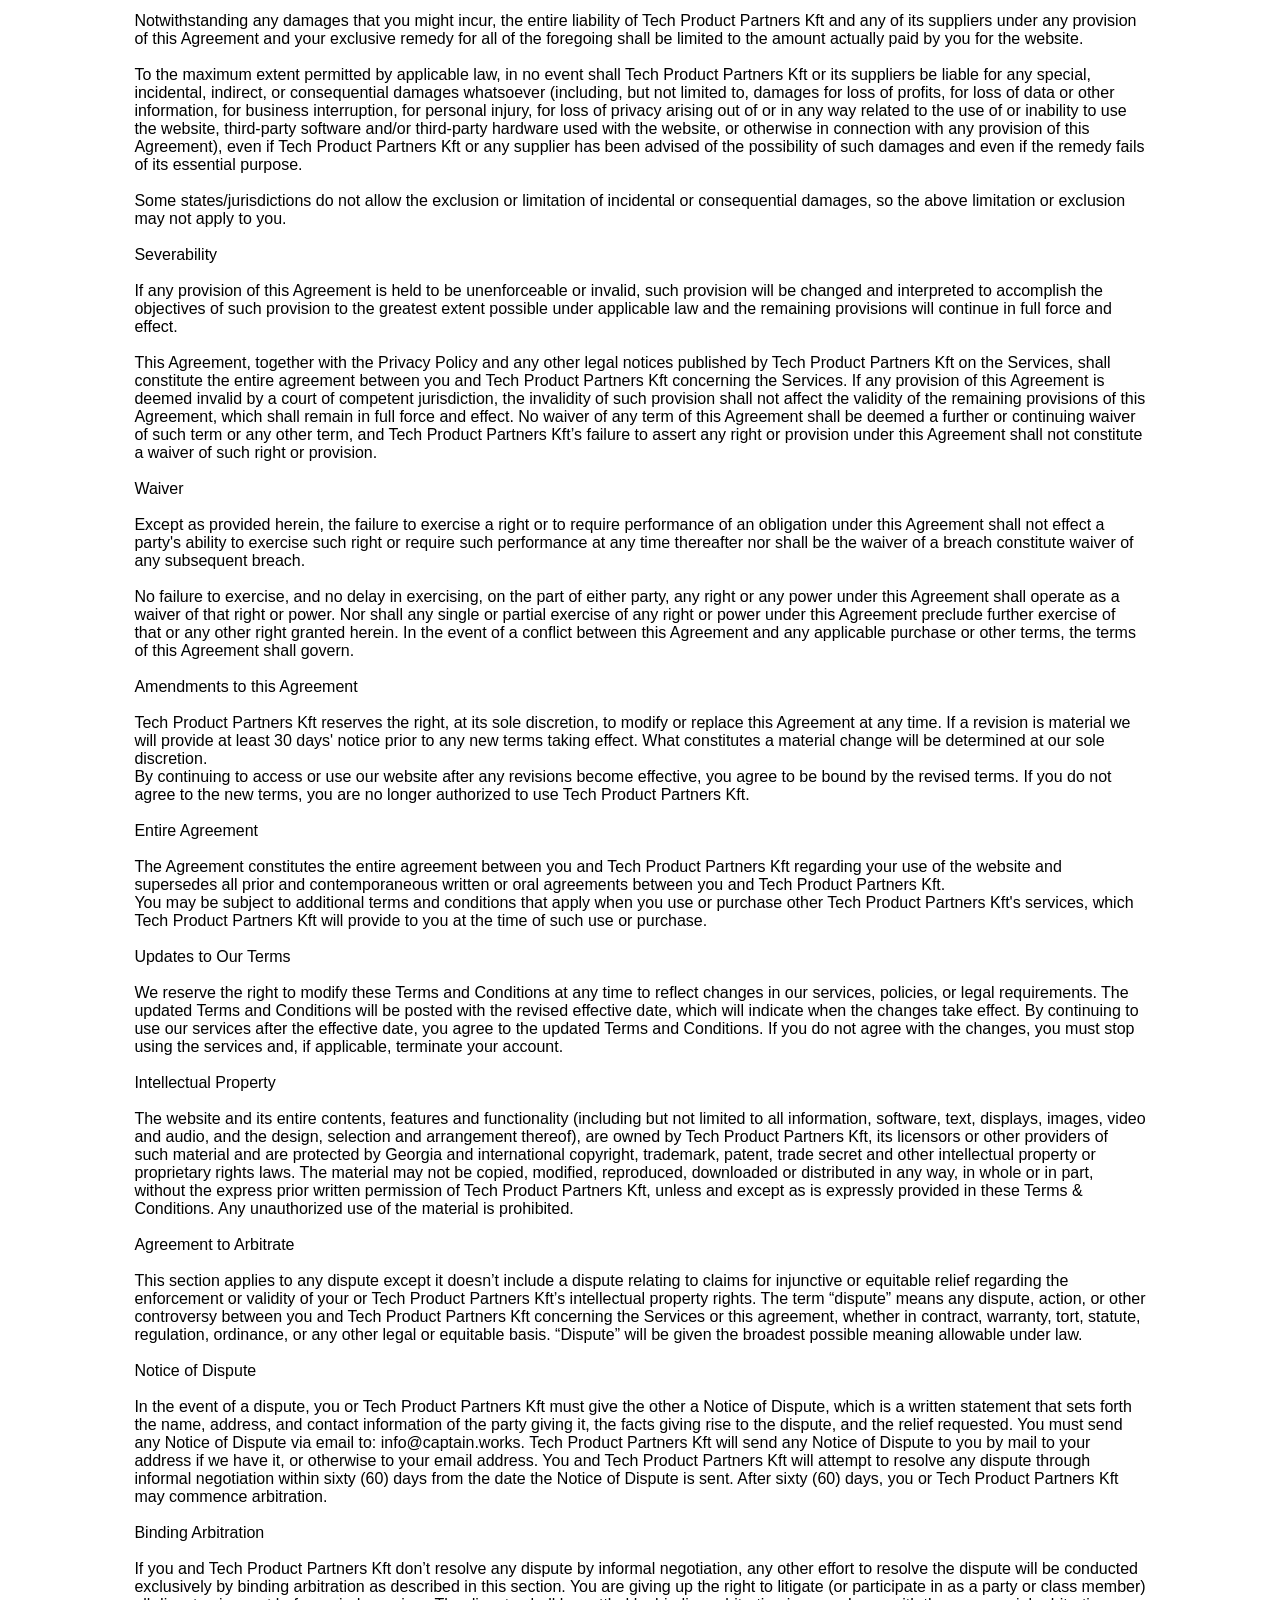
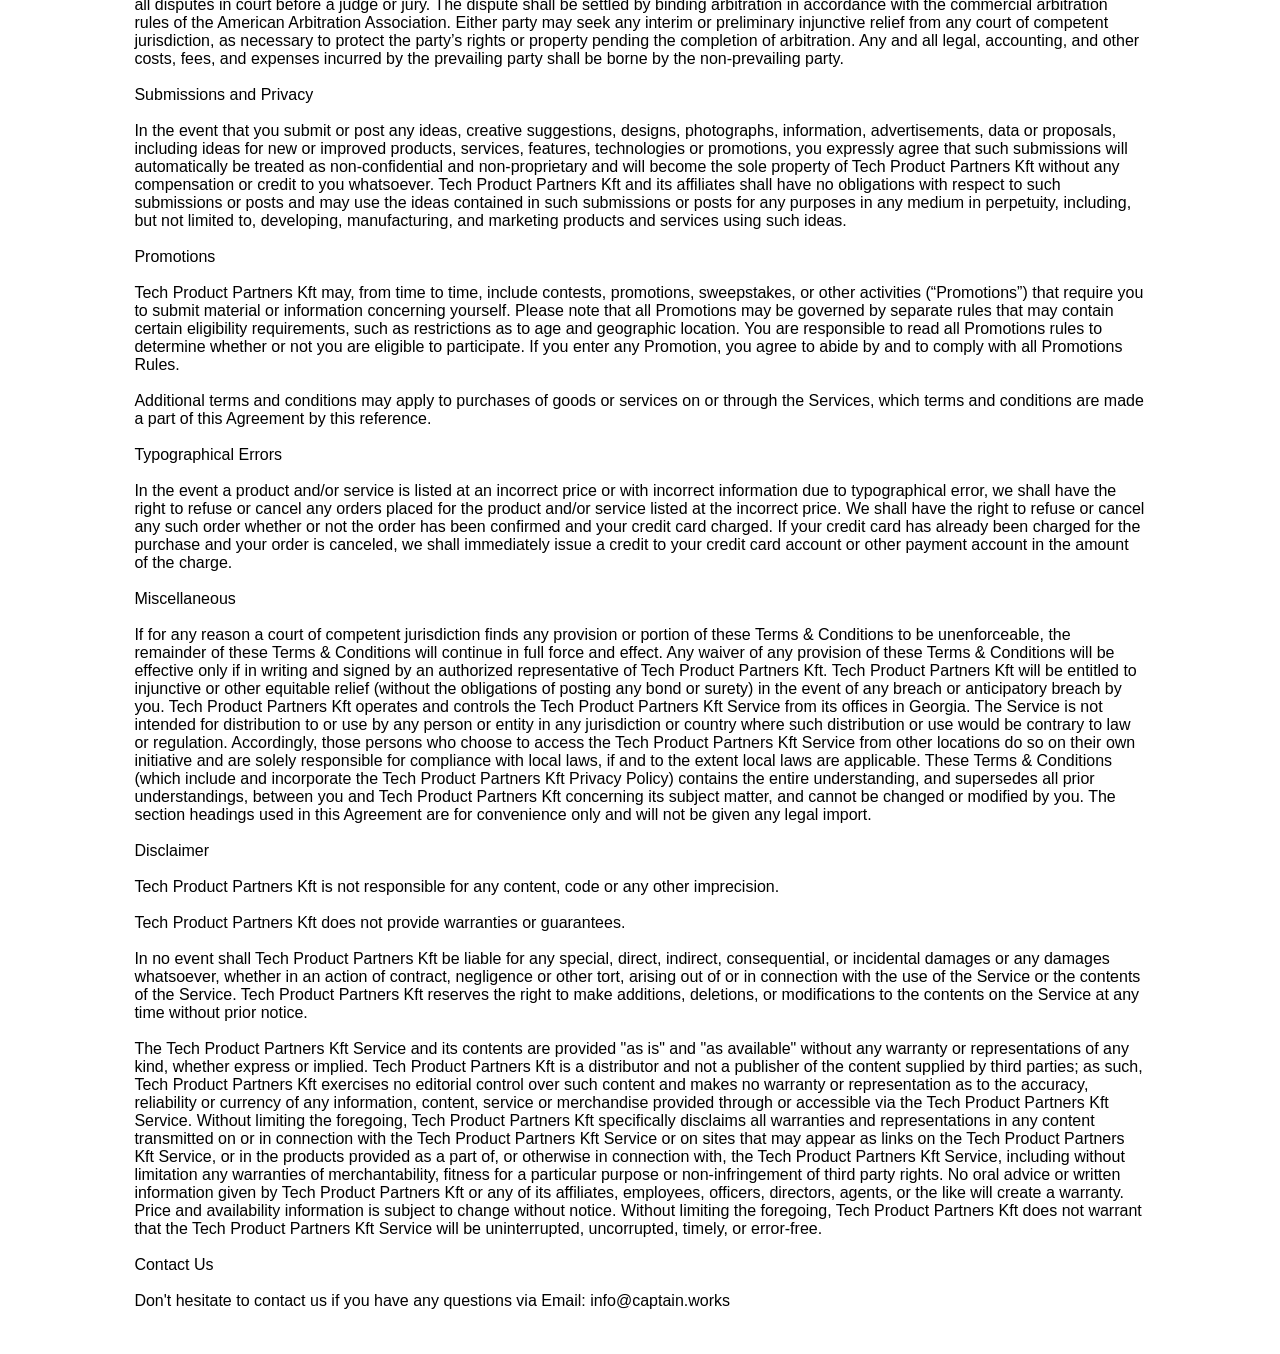
<file: agreement.html>
<!DOCTYPE html>
<html lang="en">
<head>
    <meta charset="UTF-8">
    <title>Terms of Service</title>
</head>
<body style="background-color: white; color: black; font-family: Arial, Helvetica, sans-serif;">
<div style="width: 80%; margin: 0 auto;">
    Terms &amp; Conditions<br><br>Updated at 2024-11-17<br><br>General Terms<br><br>By accessing and placing an order
    with Tech Product Partners Kft, you confirm that you are in agreement with and bound by the terms of service
    contained in the Terms &amp; Conditions outlined below. These terms apply to the entire website and any email or
    other type of communication between you and Tech Product Partners Kft.<br><br>Under no circumstances shall Tech
    Product Partners Kft team be liable for any direct, indirect, special, incidental or consequential damages,
    including, but not limited to, loss of data or profit, arising out of the use, or the inability to use, the
    materials on this site, even if Tech Product Partners Kft team or an authorized representative has been advised of
    the possibility of such damages. If your use of materials from this site results in the need for servicing, repair
    or correction of equipment or data, you assume any costs thereof.<br><br>Tech Product Partners Kft will not be
    responsible for any outcome that may occur during the course of usage of our resources. We reserve the rights to
    change prices and revise the resources usage policy in any moment. This Privacy Policy was created with
    Termify.io<br><br>License<br><br>Tech Product Partners Kft grants you a revocable, non-exclusive, non-transferable,
    limited license to download, install and use our products strictly in accordance with the terms of this
    Agreement.<br><br>These Terms &amp; Conditions are a contract between you and Tech Product Partners Kft (referred to
    in these Terms &amp; Conditions as "Tech Product Partners Kft", "us", "we" or "our"), the provider of the Tech
    Product Partners Kft website and the services accessible from the Tech Product Partners Kft website (which are
    collectively referred to in these Terms &amp; Conditions as the "Tech Product Partners Kft Service").<br><br>You are
    agreeing to be bound by these Terms &amp; Conditions. If you do not agree to these Terms &amp; Conditions, please do
    not use the Tech Product Partners Kft Service. In these Terms &amp; Conditions, "you" refers both to you as an
    individual and to the entity you represent. If you violate any of these Terms &amp; Conditions, we reserve the right
    to cancel your account or block access to your account without notice.<br><br>Meanings<br><br>For this Terms &amp;
    Conditions:<br><br>- Cookie: small amount of data generated by a website and saved by your web browser. It is used
    to identify your browser, provide analytics, remember information about you such as your language preference or
    login information.<br>- Company: when this policy mentions “Company,” “we,” “us,” or “our,” it refers to Tech
    Product Partners Kft, which is responsible for your information under this Terms &amp; Conditions.<br>- Device: any
    internet connected device such as a phone, tablet, computer or any other device that can be used to visit Tech
    Product Partners Kft and use the services.<br>- Service: refers to the service provided by Tech Product Partners Kft
    as described in the relative terms (if available) and on this platform.<br>- Third-party service: refers to
    advertisers, contest sponsors, promotional and marketing partners, and others who provide our content or whose
    products or services we think may interest you.<br>- Website: Tech Product Partners Kft’s site, which can be
    accessed via this URL: onlinetools.studio<br>You: a person or entity that is registered with Tech Product Partners
    Kft to use the Services.<br><br>Restrictions<br><br>You agree not to, and you will not permit others to:<br><br>-
    License, sell, rent, lease, assign, distribute, transmit, host, outsource, disclose or otherwise commercially
    exploit the website or make the platform available to any third party.<br>- Modify, make derivative works of,
    disassemble, decrypt, reverse compile or reverse engineer any part of the website.<br>- Remove, alter or obscure any
    proprietary notice (including any notice of copyright or trademark) of Tech Product Partners Kft or its affiliates,
    partners, suppliers or the licensors of the website.<br><br>Your Suggestions<br><br>Any feedback, comments, ideas,
    improvements or suggestions (collectively, "Suggestions") provided by you to Tech Product Partners Kft with respect
    to the website shall remain the sole and exclusive property of Tech Product Partners Kft.<br><br>Tech Product
    Partners Kft shall be free to use, copy, modify, publish, or redistribute the Suggestions for any purpose and in any
    way without any credit or any compensation to you.<br><br>Your Consent<br><br>We've updated our Terms &amp;
    Conditions to provide you with complete transparency into what is being set when you visit our site and how it's
    being used. By using our website, registering an account, or making a purchase, you hereby consent to our Terms
    &amp; Conditions.<br><br>Links to Other Websites<br><br>This Terms &amp; Conditions applies only to the Services.
    The Services may contain links to other websites not operated or controlled by Tech Product Partners Kft. We are not
    responsible for the content, accuracy or opinions expressed in such websites, and such websites are not
    investigated, monitored or checked for accuracy or completeness by us. Please remember that when you use a link to
    go from the Services to another website, our Terms &amp; Conditions are no longer in effect. Your browsing and
    interaction on any other website, including those that have a link on our platform, is subject to that website’s own
    rules and policies. Such third parties may use their own cookies or other methods to collect information about
    you.<br><br>Cookies<br><br>Tech Product Partners Kft uses "Cookies" to identify the areas of our website that you
    have visited. A Cookie is a small piece of data stored on your computer or mobile device by your web browser. We use
    Cookies to enhance the performance and functionality of our website but are non-essential to their use. However,
    without these cookies, certain functionality like videos may become unavailable or you would be required to enter
    your login details every time you visit the website as we would not be able to remember that you had logged in
    previously. Most web browsers can be set to disable the use of Cookies. However, if you disable Cookies, you may not
    be able to access functionality on our website correctly or at all. We never place Personally Identifiable
    Information in Cookies.<br><br>Changes To Our Terms &amp; Conditions<br><br>You acknowledge and agree that Tech
    Product Partners Kft may stop (permanently or temporarily) providing the Service (or any features within the
    Service) to you or to users generally at Tech Product Partners Kft’s sole discretion, without prior notice to you.
    You may stop using the Service at any time. You do not need to specifically inform Tech Product Partners Kft when
    you stop using the Service. You acknowledge and agree that if Tech Product Partners Kft disables access to your
    account, you may be prevented from accessing the Service, your account details or any files or other materials which
    is contained in your account.<br><br>If we decide to change our Terms &amp; Conditions, we will post those changes
    on this page, and/or update the Terms &amp; Conditions modification date below.<br><br>Modifications to Our
    website<br><br>Tech Product Partners Kft reserves the right to modify, suspend or discontinue, temporarily or
    permanently, the website or any service to which it connects, with or without notice and without liability to
    you.<br><br>Updates to Our website<br><br>Tech Product Partners Kft may from time to time provide enhancements or
    improvements to the features/ functionality of the website, which may include patches, bug fixes, updates, upgrades
    and other modifications ("Updates").<br><br>Updates may modify or delete certain features and/or functionalities of
    the website. You agree that Tech Product Partners Kft has no obligation to (i) provide any Updates, or (ii) continue
    to provide or enable any particular features and/or functionalities of the website to you.<br><br>You further agree
    that all Updates will be (i) deemed to constitute an integral part of the website, and (ii) subject to the terms and
    conditions of this Agreement.<br><br>Third-Party Services<br><br>We may display, include or make available
    third-party content (including data, information, applications and other products services) or provide links to
    third-party websites or services ("Third-Party Services").<br><br>You acknowledge and agree that Tech Product
    Partners Kft shall not be responsible for any Third-Party Services, including their accuracy, completeness,
    timeliness, validity, copyright compliance, legality, decency, quality or any other aspect thereof. Tech Product
    Partners Kft does not assume and shall not have any liability or responsibility to you or any other person or entity
    for any Third-Party Services.<br><br>Third-Party Services and links thereto are provided solely as a convenience to
    you and you access and use them entirely at your own risk and subject to such third parties' terms and
    conditions.<br><br>Term and Termination<br><br>This Agreement shall remain in effect until terminated by you or Tech
    Product Partners Kft.<br><br>Tech Product Partners Kft may, in its sole discretion, at any time and for any or no
    reason, suspend or terminate this Agreement with or without prior notice.<br><br>This Agreement will terminate
    immediately, without prior notice from Tech Product Partners Kft, in the event that you fail to comply with any
    provision of this Agreement. You may also terminate this Agreement by deleting the website and all copies thereof
    from your computer.<br><br>Upon termination of this Agreement, you shall cease all use of the website and delete all
    copies of the website from your computer.<br>Termination of this Agreement will not limit any of Tech Product
    Partners Kft's rights or remedies at law or in equity in case of breach by you (during the term of this Agreement)
    of any of your obligations under the present Agreement.<br><br>Copyright Infringement Notice<br><br>If you are a
    copyright owner or such owner’s agent and believe any material on our website constitutes an infringement on your
    copyright, please contact us setting forth the following information: (a) a physical or electronic signature of the
    copyright owner or a person authorized to act on his behalf; (b) identification of the material that is claimed to
    be infringing; (c) your contact information, including your address, telephone number, and an email; (d) a statement
    by you that you have a good faith belief that use of the material is not authorized by the copyright owners; and (e)
    the a statement that the information in the notification is accurate, and, under penalty of perjury you are
    authorized to act on behalf of the owner.<br><br>Indemnification<br><br>You agree to indemnify and hold Tech Product
    Partners Kft and its parents, subsidiaries, affiliates, officers, employees, agents, partners and licensors (if any)
    harmless from any claim or demand, including reasonable attorneys' fees, due to or arising out of your: (a) use of
    the website; (b) violation of this Agreement or any law or regulation; or (c) violation of any right of a third
    party.<br><br>No Warranties<br><br>The website is provided to you "AS IS" and "AS AVAILABLE" and with all faults and
    defects without warranty of any kind. To the maximum extent permitted under applicable law, Tech Product Partners
    Kft, on its own behalf and on behalf of its affiliates and its and their respective licensors and service providers,
    expressly disclaims all warranties, whether express, implied, statutory or otherwise, with respect to the website,
    including all implied warranties of merchantability, fitness for a particular purpose, title and non-infringement,
    and warranties that may arise out of course of dealing, course of performance, usage or trade practice. Without
    limitation to the foregoing, Tech Product Partners Kft provides no warranty or undertaking, and makes no
    representation of any kind that the website will meet your requirements, achieve any intended results, be compatible
    or work with any other software, , systems or services, operate without interruption, meet any performance or
    reliability standards or be error free or that any errors or defects can or will be corrected.<br><br>Without
    limiting the foregoing, neither Tech Product Partners Kft nor any Tech Product Partners Kft's provider makes any
    representation or warranty of any kind, express or implied: (i) as to the operation or availability of the website,
    or the information, content, and materials or products included thereon; (ii) that the website will be uninterrupted
    or error-free; (iii) as to the accuracy, reliability, or currency of any information or content provided through the
    website; or (iv) that the website, its servers, the content, or e-mails sent from or on behalf of Tech Product
    Partners Kft are free of viruses, scripts, trojan horses, worms, malware, timebombs or other harmful components.<br><br>Some
    jurisdictions do not allow the exclusion of or limitations on implied warranties or the limitations on the
    applicable statutory rights of a consumer, so some or all of the above exclusions and limitations may not apply to
    you.<br><br>Limitation of Liability<br><br>Notwithstanding any damages that you might incur, the entire liability of
    Tech Product Partners Kft and any of its suppliers under any provision of this Agreement and your exclusive remedy
    for all of the foregoing shall be limited to the amount actually paid by you for the website.<br><br>To the maximum
    extent permitted by applicable law, in no event shall Tech Product Partners Kft or its suppliers be liable for any
    special, incidental, indirect, or consequential damages whatsoever (including, but not limited to, damages for loss
    of profits, for loss of data or other information, for business interruption, for personal injury, for loss of
    privacy arising out of or in any way related to the use of or inability to use the website, third-party software
    and/or third-party hardware used with the website, or otherwise in connection with any provision of this Agreement),
    even if Tech Product Partners Kft or any supplier has been advised of the possibility of such damages and even if
    the remedy fails of its essential purpose.<br><br>Some states/jurisdictions do not allow the exclusion or limitation
    of incidental or consequential damages, so the above limitation or exclusion may not apply to you.<br><br>Severability<br><br>If
    any provision of this Agreement is held to be unenforceable or invalid, such provision will be changed and
    interpreted to accomplish the objectives of such provision to the greatest extent possible under applicable law and
    the remaining provisions will continue in full force and effect.<br><br>This Agreement, together with the Privacy
    Policy and any other legal notices published by Tech Product Partners Kft on the Services, shall constitute the
    entire agreement between you and Tech Product Partners Kft concerning the Services. If any provision of this
    Agreement is deemed invalid by a court of competent jurisdiction, the invalidity of such provision shall not affect
    the validity of the remaining provisions of this Agreement, which shall remain in full force and effect. No waiver
    of any term of this Agreement shall be deemed a further or continuing waiver of such term or any other term, and
    Tech Product Partners Kft’s failure to assert any right or provision under this Agreement shall not constitute a
    waiver of such right or provision.<br><br>Waiver<br><br>Except as provided herein, the failure to exercise a right
    or to require performance of an obligation under this Agreement shall not effect a party's ability to exercise such
    right or require such performance at any time thereafter nor shall be the waiver of a breach constitute waiver of
    any subsequent breach.<br><br>No failure to exercise, and no delay in exercising, on the part of either party, any
    right or any power under this Agreement shall operate as a waiver of that right or power. Nor shall any single or
    partial exercise of any right or power under this Agreement preclude further exercise of that or any other right
    granted herein. In the event of a conflict between this Agreement and any applicable purchase or other terms, the
    terms of this Agreement shall govern.<br><br>Amendments to this Agreement<br><br>Tech Product Partners Kft reserves
    the right, at its sole discretion, to modify or replace this Agreement at any time. If a revision is material we
    will provide at least 30 days' notice prior to any new terms taking effect. What constitutes a material change will
    be determined at our sole discretion.<br>By continuing to access or use our website after any revisions become
    effective, you agree to be bound by the revised terms. If you do not agree to the new terms, you are no longer
    authorized to use Tech Product Partners Kft.<br><br>Entire Agreement<br><br>The Agreement constitutes the entire
    agreement between you and Tech Product Partners Kft regarding your use of the website and supersedes all prior and
    contemporaneous written or oral agreements between you and Tech Product Partners Kft.<br>You may be subject to
    additional terms and conditions that apply when you use or purchase other Tech Product Partners Kft's services,
    which Tech Product Partners Kft will provide to you at the time of such use or purchase.<br><br>Updates to Our Terms<br><br>We
    reserve the right to modify these Terms and Conditions at any time to reflect changes in our services, policies, or
    legal requirements. The updated Terms and Conditions will be posted with the revised effective date, which will
    indicate when the changes take effect. By continuing to use our services after the effective date, you agree to the
    updated Terms and Conditions. If you do not agree with the changes, you must stop using the services and, if
    applicable, terminate your account.<br><br>Intellectual Property<br><br>The website and its entire contents,
    features and functionality (including but not limited to all information, software, text, displays, images, video
    and audio, and the design, selection and arrangement thereof), are owned by Tech Product Partners Kft, its licensors
    or other providers of such material and are protected by Georgia and international copyright, trademark, patent,
    trade secret and other intellectual property or proprietary rights laws. The material may not be copied, modified,
    reproduced, downloaded or distributed in any way, in whole or in part, without the express prior written permission
    of Tech Product Partners Kft, unless and except as is expressly provided in these Terms &amp; Conditions. Any
    unauthorized use of the material is prohibited.<br><br>Agreement to Arbitrate<br><br>This section applies to any
    dispute except it doesn’t include a dispute relating to claims for injunctive or equitable relief regarding the
    enforcement or validity of your or Tech Product Partners Kft’s intellectual property rights. The term “dispute”
    means any dispute, action, or other controversy between you and Tech Product Partners Kft concerning the Services or
    this agreement, whether in contract, warranty, tort, statute, regulation, ordinance, or any other legal or equitable
    basis. “Dispute” will be given the broadest possible meaning allowable under law.<br><br>Notice of Dispute<br><br>In
    the event of a dispute, you or Tech Product Partners Kft must give the other a Notice of Dispute, which is a written
    statement that sets forth the name, address, and contact information of the party giving it, the facts giving rise
    to the dispute, and the relief requested. You must send any Notice of Dispute via email to: info@captain.works. Tech
    Product Partners Kft will send any Notice of Dispute to you by mail to your address if we have it, or otherwise to
    your email address. You and Tech Product Partners Kft will attempt to resolve any dispute through informal
    negotiation within sixty (60) days from the date the Notice of Dispute is sent. After sixty (60) days, you or Tech
    Product Partners Kft may commence arbitration.<br><br>Binding Arbitration<br><br>If you and Tech Product Partners
    Kft don’t resolve any dispute by informal negotiation, any other effort to resolve the dispute will be conducted
    exclusively by binding arbitration as described in this section. You are giving up the right to litigate (or
    participate in as a party or class member) all disputes in court before a judge or jury. The dispute shall be
    settled by binding arbitration in accordance with the commercial arbitration rules of the American Arbitration
    Association. Either party may seek any interim or preliminary injunctive relief from any court of competent
    jurisdiction, as necessary to protect the party’s rights or property pending the completion of arbitration. Any and
    all legal, accounting, and other costs, fees, and expenses incurred by the prevailing party shall be borne by the
    non-prevailing party.<br><br>Submissions and Privacy<br><br>In the event that you submit or post any ideas, creative
    suggestions, designs, photographs, information, advertisements, data or proposals, including ideas for new or
    improved products, services, features, technologies or promotions, you expressly agree that such submissions will
    automatically be treated as non-confidential and non-proprietary and will become the sole property of Tech Product
    Partners Kft without any compensation or credit to you whatsoever. Tech Product Partners Kft and its affiliates
    shall have no obligations with respect to such submissions or posts and may use the ideas contained in such
    submissions or posts for any purposes in any medium in perpetuity, including, but not limited to, developing,
    manufacturing, and marketing products and services using such ideas.<br><br>Promotions<br><br>Tech Product Partners
    Kft may, from time to time, include contests, promotions, sweepstakes, or other activities (“Promotions”) that
    require you to submit material or information concerning yourself. Please note that all Promotions may be governed
    by separate rules that may contain certain eligibility requirements, such as restrictions as to age and geographic
    location. You are responsible to read all Promotions rules to determine whether or not you are eligible to
    participate. If you enter any Promotion, you agree to abide by and to comply with all Promotions Rules.<br><br>Additional
    terms and conditions may apply to purchases of goods or services on or through the Services, which terms and
    conditions are made a part of this Agreement by this reference.<br><br>Typographical Errors<br><br>In the event a
    product and/or service is listed at an incorrect price or with incorrect information due to typographical error, we
    shall have the right to refuse or cancel any orders placed for the product and/or service listed at the incorrect
    price. We shall have the right to refuse or cancel any such order whether or not the order has been confirmed and
    your credit card charged. If your credit card has already been charged for the purchase and your order is canceled,
    we shall immediately issue a credit to your credit card account or other payment account in the amount of the
    charge.<br><br>Miscellaneous<br><br>If for any reason a court of competent jurisdiction finds any provision or
    portion of these Terms &amp; Conditions to be unenforceable, the remainder of these Terms &amp; Conditions will
    continue in full force and effect. Any waiver of any provision of these Terms &amp; Conditions will be effective
    only if in writing and signed by an authorized representative of Tech Product Partners Kft. Tech Product Partners
    Kft will be entitled to injunctive or other equitable relief (without the obligations of posting any bond or surety)
    in the event of any breach or anticipatory breach by you. Tech Product Partners Kft operates and controls the Tech
    Product Partners Kft Service from its offices in Georgia. The Service is not intended for distribution to or use by
    any person or entity in any jurisdiction or country where such distribution or use would be contrary to law or
    regulation. Accordingly, those persons who choose to access the Tech Product Partners Kft Service from other
    locations do so on their own initiative and are solely responsible for compliance with local laws, if and to the
    extent local laws are applicable. These Terms &amp; Conditions (which include and incorporate the Tech Product
    Partners Kft Privacy Policy) contains the entire understanding, and supersedes all prior understandings, between you
    and Tech Product Partners Kft concerning its subject matter, and cannot be changed or modified by you. The section
    headings used in this Agreement are for convenience only and will not be given any legal
    import.<br><br>Disclaimer<br><br>Tech Product Partners Kft is not responsible for any content, code or any other
    imprecision.<br><br>Tech Product Partners Kft does not provide warranties or guarantees.<br><br>In no event shall
    Tech Product Partners Kft be liable for any special, direct, indirect, consequential, or incidental damages or any
    damages whatsoever, whether in an action of contract, negligence or other tort, arising out of or in connection with
    the use of the Service or the contents of the Service. Tech Product Partners Kft reserves the right to make
    additions, deletions, or modifications to the contents on the Service at any time without prior notice.<br><br>The
    Tech Product Partners Kft Service and its contents are provided "as is" and "as available" without any warranty or
    representations of any kind, whether express or implied. Tech Product Partners Kft is a distributor and not a
    publisher of the content supplied by third parties; as such, Tech Product Partners Kft exercises no editorial
    control over such content and makes no warranty or representation as to the accuracy, reliability or currency of any
    information, content, service or merchandise provided through or accessible via the Tech Product Partners Kft
    Service. Without limiting the foregoing, Tech Product Partners Kft specifically disclaims all warranties and
    representations in any content transmitted on or in connection with the Tech Product Partners Kft Service or on
    sites that may appear as links on the Tech Product Partners Kft Service, or in the products provided as a part of,
    or otherwise in connection with, the Tech Product Partners Kft Service, including without limitation any warranties
    of merchantability, fitness for a particular purpose or non-infringement of third party rights. No oral advice or
    written information given by Tech Product Partners Kft or any of its affiliates, employees, officers, directors,
    agents, or the like will create a warranty. Price and availability information is subject to change without notice.
    Without limiting the foregoing, Tech Product Partners Kft does not warrant that the Tech Product Partners Kft
    Service will be uninterrupted, uncorrupted, timely, or error-free.<br><br>Contact Us<br><br>Don't hesitate to
    contact us if you have any questions via Email: info@captain.works<br><br><br>
</div>
</body>
</html>
</file>
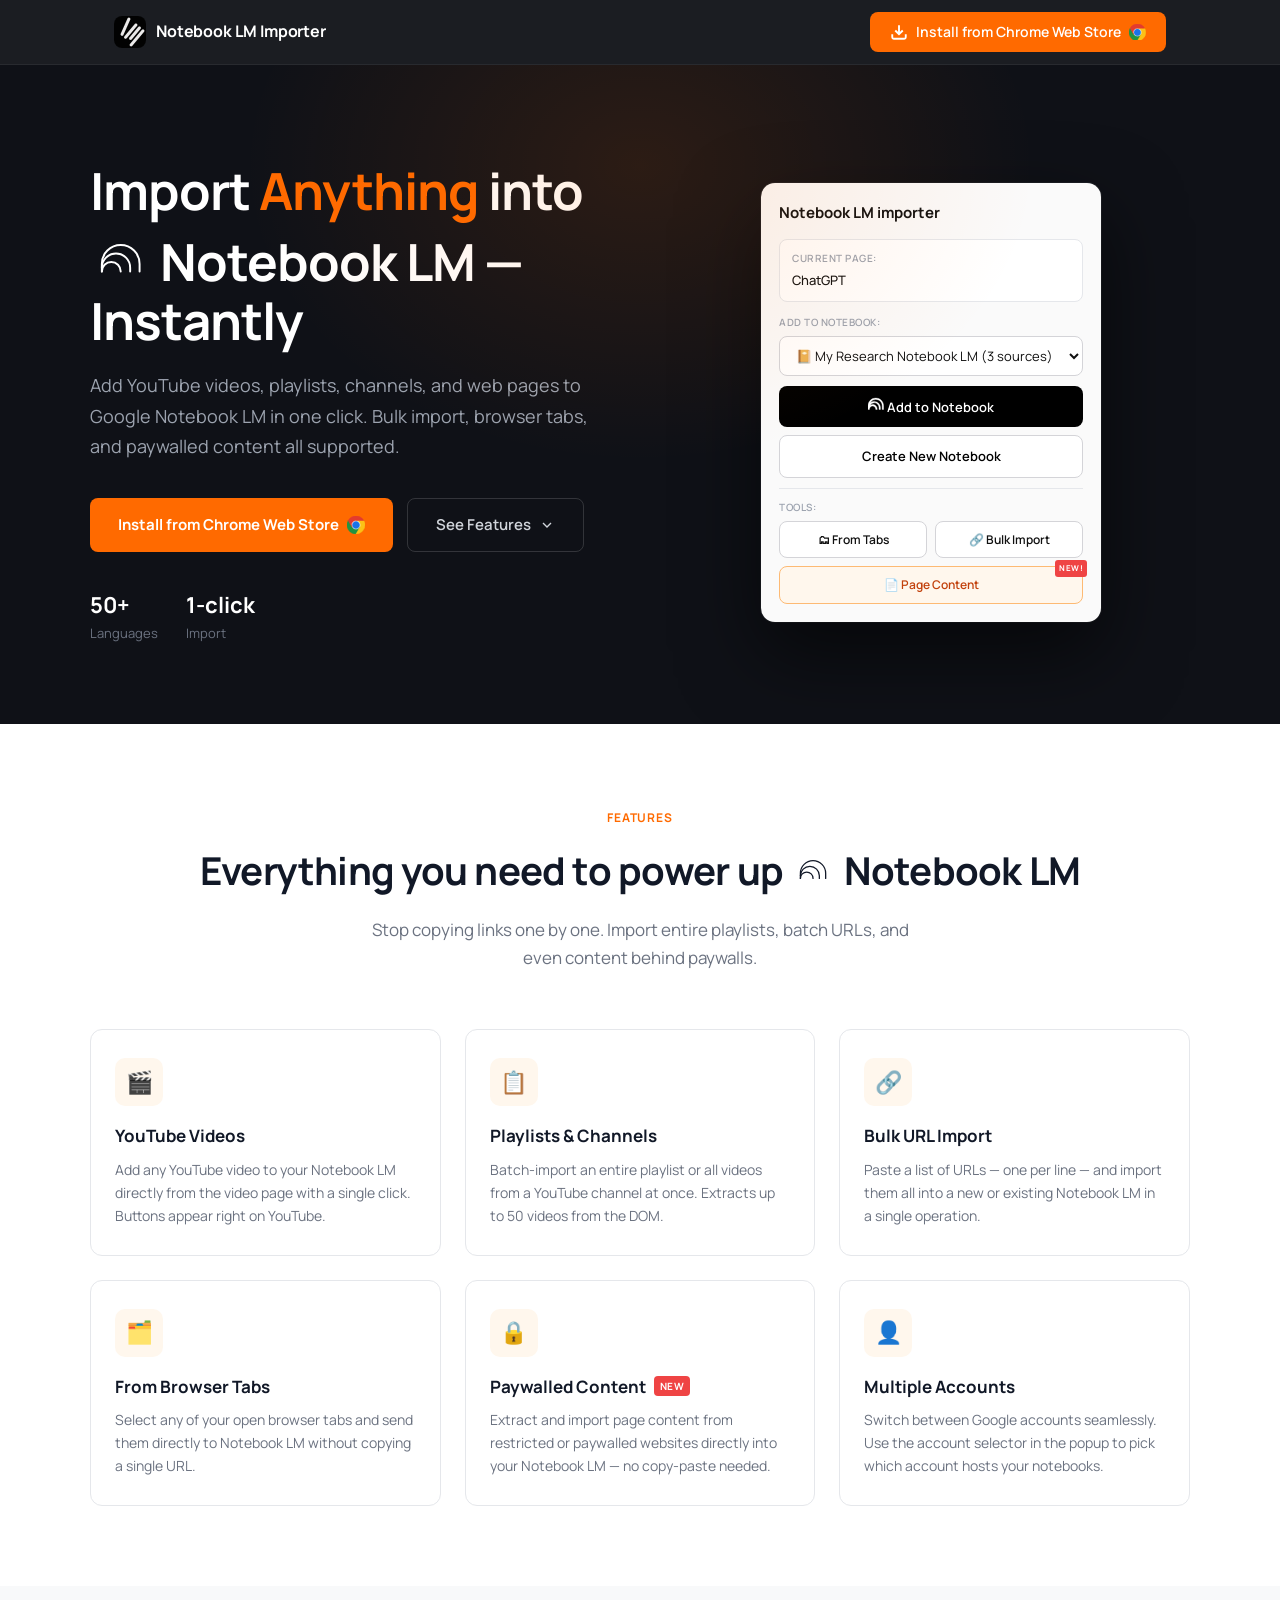
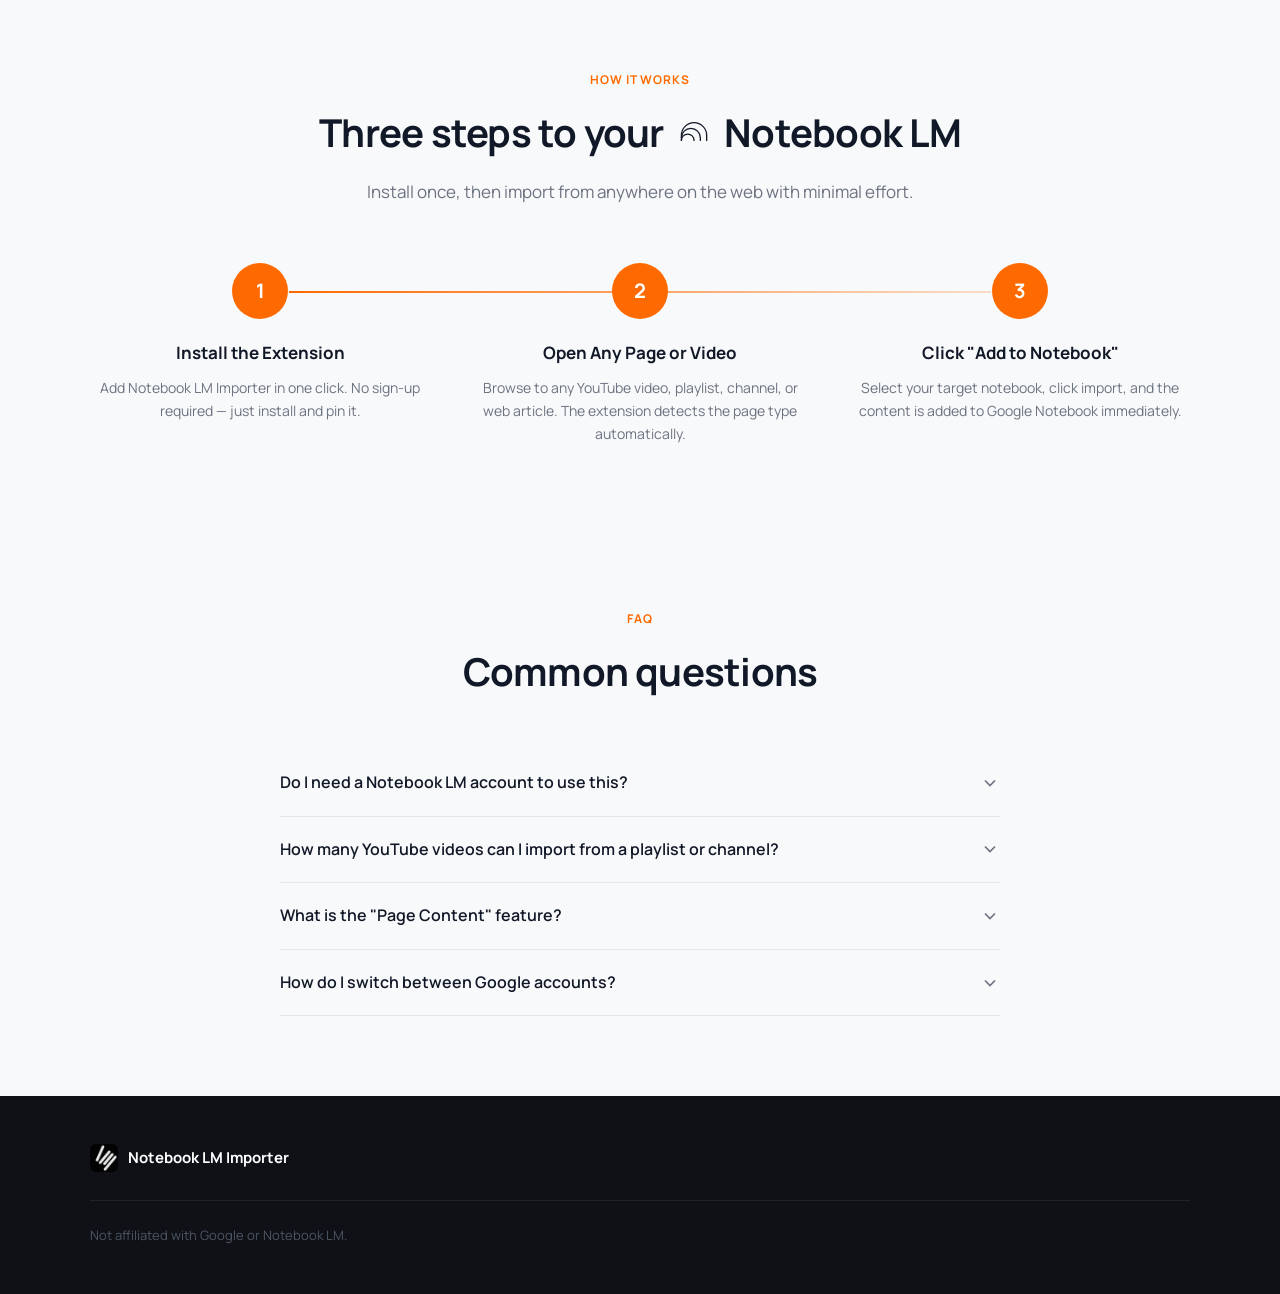
<file: landing.html>
<!DOCTYPE html>
<html lang="en">
<head>
    <meta charset="UTF-8">
    <meta name="viewport" content="width=device-width, initial-scale=1.0">
    <title>Notebook LM Importer — Import YouTube & Web Pages into Notebook</title>
    <meta name="description"
          content="Add YouTube videos, playlists, channels, and web pages to Google Notebook LM in one click. Bulk import, browser tabs, and paywalled content supported.">
    <link rel="icon" href="icons/icon48.png">
    <link rel="preconnect" href="https://fonts.googleapis.com">
    <link rel="preconnect" href="https://fonts.gstatic.com" crossorigin>
    <link href="https://fonts.googleapis.com/css2?family=Manrope:wght@400;500;600;700&display=swap" rel="stylesheet">
    <style>
        *, *::before, *::after {
            box-sizing: border-box;
            margin: 0;
            padding: 0;
        }

        :root {
            --accent: #ff6a00;
            --accent-hover: #e55f00;
            --dark: #0f1117;
            --dark2: #1a1d27;
            --white: #ffffff;
            --gray-bg: #f8f9fa;
            --text: #111827;
            --muted: #6b7280;
            --border: #e5e7eb;
            --radius: 12px;
            --radius-sm: 8px;
        }

        html {
            scroll-behavior: smooth;
        }

        body {
            font-family: 'Manrope', sans-serif;
            color: var(--text);
            background: var(--white);
            line-height: 1.6;
            -webkit-font-smoothing: antialiased;
        }

        /* ===== NAVBAR ===== */

        .nav {
            position: sticky;
            top: 0;
            z-index: 100;
            background: rgba(15, 17, 23, 0.95);
            backdrop-filter: blur(12px);
            border-bottom: 1px solid rgba(255, 255, 255, 0.06);
        }

        .nav-inner {
            max-width: 1100px;
            margin: 0 auto;
            padding: 0 24px;
            height: 64px;
            display: flex;
            align-items: center;
            justify-content: space-between;
        }

        .nav-logo {
            display: flex;
            align-items: center;
            gap: 10px;
            text-decoration: none;
        }

        .nav-logo img {
            width: 32px;
            height: 32px;
            border-radius: 8px;
        }

        .nav-logo span {
            font-size: 16px;
            font-weight: 700;
            color: #fff;
            letter-spacing: -0.01em;
        }

        .nav-cta {
            display: inline-flex;
            align-items: center;
            gap: 8px;
            background: var(--accent);
            color: #fff;
            font-size: 14px;
            font-weight: 600;
            padding: 9px 20px;
            border-radius: var(--radius-sm);
            text-decoration: none;
            transition: background 0.15s;
        }

        .nav-cta:hover {
            background: var(--accent-hover);
        }

        /* ===== HERO ===== */

        .hero {
            background: var(--dark);
            padding: 96px 24px 80px;
            overflow: hidden;
            position: relative;
        }

        .hero::before {
            content: '';
            position: absolute;
            top: -200px;
            left: 50%;
            transform: translateX(-50%);
            width: 800px;
            height: 600px;
            background: radial-gradient(ellipse at center, rgba(255, 106, 0, 0.12) 0%, transparent 70%);
            pointer-events: none;
        }

        .hero-inner {
            max-width: 1100px;
            margin: 0 auto;
            display: grid;
            grid-template-columns: 1fr 1fr;
            gap: 64px;
            align-items: center;
        }

        .hero-badge {
            display: inline-flex;
            align-items: center;
            gap: 8px;
            background: rgba(255, 106, 0, 0.12);
            border: 1px solid rgba(255, 106, 0, 0.3);
            color: #ffab6e;
            font-size: 13px;
            font-weight: 600;
            padding: 5px 12px;
            border-radius: 100px;
            margin-bottom: 24px;
        }

        .hero-badge svg {
            width: 14px;
            height: 14px;
        }

        .hero h1 {
            font-size: clamp(32px, 4vw, 52px);
            font-weight: 700;
            color: #fff;
            line-height: 1.15;
            letter-spacing: -0.02em;
            margin-bottom: 20px;
        }

        .hero h1 span {
            color: var(--accent);
        }

        .hero-sub {
            font-size: 18px;
            color: #9ca3af;
            margin-bottom: 36px;
            line-height: 1.7;
        }

        .hero-actions {
            display: flex;
            gap: 14px;
            flex-wrap: wrap;
        }

        .btn-primary {
            display: inline-flex;
            align-items: center;
            gap: 8px;
            background: var(--accent);
            color: #fff;
            font-size: 15px;
            font-weight: 700;
            padding: 14px 28px;
            border-radius: var(--radius-sm);
            text-decoration: none;
            transition: background 0.15s, transform 0.1s;
        }

        .btn-primary:hover {
            background: var(--accent-hover);
            transform: translateY(-1px);
        }

        .btn-ghost {
            display: inline-flex;
            align-items: center;
            gap: 8px;
            background: transparent;
            color: #d1d5db;
            font-size: 15px;
            font-weight: 600;
            padding: 14px 28px;
            border-radius: var(--radius-sm);
            text-decoration: none;
            border: 1px solid rgba(255, 255, 255, 0.15);
            transition: border-color 0.15s, color 0.15s;
        }

        .btn-ghost:hover {
            border-color: rgba(255, 255, 255, 0.35);
            color: #fff;
        }

        .hero-stats {
            display: flex;
            gap: 28px;
            margin-top: 36px;
        }

        .hero-stat-item {
            display: flex;
            flex-direction: column;
        }

        .hero-stat-num {
            font-size: 22px;
            font-weight: 700;
            color: #fff;
        }

        .hero-stat-label {
            font-size: 13px;
            color: #6b7280;
        }

        /* Popup Mockup */
        .popup-mockup {
            background: #fafafa;
            border-radius: 14px;
            padding: 18px;
            width: 100%;
            max-width: 340px;
            margin: 0 auto;
            box-shadow: 0 32px 80px rgba(0, 0, 0, 0.6), 0 0 0 1px rgba(255, 255, 255, 0.06);
            font-family: 'Manrope', sans-serif;
        }

        .mockup-header {
            display: flex;
            align-items: center;
            gap: 10px;
            margin-bottom: 14px;
        }

        .mockup-icon {
            width: 28px;
            height: 28px;
            background: var(--accent);
            border-radius: 6px;
            display: flex;
            align-items: center;
            justify-content: center;
        }

        .mockup-icon svg {
            width: 16px;
            height: 16px;
            fill: #fff;
        }

        .mockup-title {
            font-size: 15px;
            font-weight: 700;
            color: #111;
        }

        .mockup-page {
            background: #fff;
            border: 1px solid #e5e7eb;
            border-radius: 8px;
            padding: 10px 12px;
            margin-bottom: 12px;
        }

        .mockup-page-label {
            font-size: 10px;
            font-weight: 600;
            color: #9ca3af;
            text-transform: uppercase;
            letter-spacing: 0.05em;
            margin-bottom: 4px;
        }

        .mockup-page-url {
            font-size: 13px;
            font-weight: 500;
            color: #111;
            white-space: nowrap;
            overflow: hidden;
            text-overflow: ellipsis;
        }

        .mockup-select {
            background: #fff;
            border: 1px solid #d4d4d8;
            border-radius: 8px;
            padding: 9px 12px;
            font-size: 13px;
            color: #111;
            margin-bottom: 10px;
            width: 100%;
            font-family: inherit;
        }

        .mockup-btn-black {
            background: #000;
            color: #fff;
            font-size: 13px;
            font-weight: 600;
            padding: 10px;
            border-radius: 8px;
            text-align: center;
            margin-bottom: 8px;
        }

        .mockup-btn-gray {
            background: #fff;
            color: #000;
            border: 1px solid #d4d4d8;
            font-size: 13px;
            font-weight: 600;
            padding: 10px;
            border-radius: 8px;
            text-align: center;
            margin-bottom: 10px;
        }

        .mockup-divider {
            height: 1px;
            background: #e5e7eb;
            margin: 10px 0;
        }

        .mockup-tools {
            display: grid;
            grid-template-columns: 1fr 1fr;
            gap: 8px;
        }

        .mockup-tool-btn {
            background: #fff;
            border: 1px solid #d4d4d8;
            border-radius: 8px;
            padding: 8px;
            font-size: 12px;
            font-weight: 600;
            text-align: center;
            color: #111;
        }

        .mockup-tool-btn.accent {
            background: #fff7ed;
            color: #c2410c;
            border-color: #fdba74;
            grid-column: 1 / -1;
            position: relative;
        }

        .mockup-new-badge {
            position: absolute;
            top: -7px;
            right: -5px;
            background: #ef4444;
            color: #fff;
            font-size: 8px;
            font-weight: 700;
            padding: 2px 4px;
            border-radius: 3px;
            letter-spacing: 0.05em;
        }

        /* ===== SECTION BASE ===== */

        section {
            padding: 80px 24px;
        }

        .section-inner {
            max-width: 1100px;
            margin: 0 auto;
        }

        .section-tag {
            display: inline-block;
            font-size: 12px;
            font-weight: 700;
            letter-spacing: 0.08em;
            text-transform: uppercase;
            color: var(--accent);
            margin-bottom: 12px;
        }

        .section-title {
            font-size: clamp(28px, 3vw, 42px);
            font-weight: 700;
            letter-spacing: -0.02em;
            color: var(--text);
            margin-bottom: 14px;
        }

        .section-sub {
            font-size: 17px;
            color: var(--muted);
            max-width: 560px;
            line-height: 1.7;
        }

        /* ===== FEATURES ===== */

        .features {
            background: var(--white);
        }

        .features-header {
            text-align: center;
            margin-bottom: 56px;
        }

        .features-header .section-sub {
            margin: 0 auto;
        }

        .features-grid {
            display: grid;
            grid-template-columns: repeat(3, 1fr);
            gap: 24px;
        }

        .feature-card {
            background: var(--white);
            border: 1px solid var(--border);
            border-radius: var(--radius);
            padding: 28px 24px;
            transition: border-color 0.15s, box-shadow 0.15s;
        }

        .feature-card:hover {
            border-color: rgba(255, 106, 0, 0.4);
            box-shadow: 0 8px 24px rgba(255, 106, 0, 0.07);
        }

        .feature-icon {
            width: 48px;
            height: 48px;
            background: #fff7ed;
            border-radius: 10px;
            display: flex;
            align-items: center;
            justify-content: center;
            font-size: 22px;
            margin-bottom: 16px;
        }

        .feature-card h3 {
            font-size: 17px;
            font-weight: 700;
            margin-bottom: 8px;
            display: flex;
            align-items: center;
            gap: 8px;
        }

        .feature-new {
            background: #ef4444;
            color: #fff;
            font-size: 10px;
            font-weight: 700;
            padding: 2px 6px;
            border-radius: 4px;
            letter-spacing: 0.05em;
        }

        .feature-card p {
            font-size: 14px;
            color: var(--muted);
            line-height: 1.65;
        }

        /* ===== HOW IT WORKS ===== */

        .how {
            background: var(--gray-bg);
        }

        .how-header {
            text-align: center;
            margin-bottom: 56px;
        }

        .how-header .section-sub {
            margin: 0 auto;
        }

        .steps {
            display: grid;
            grid-template-columns: repeat(3, 1fr);
            gap: 40px;
            position: relative;
        }

        .steps::before {
            content: '';
            position: absolute;
            top: 28px;
            left: calc(16.66% + 16px);
            right: calc(16.66% + 16px);
            height: 2px;
            background: linear-gradient(90deg, var(--accent) 0%, rgba(255, 106, 0, 0.2) 100%);
        }

        .step {
            text-align: center;
            position: relative;
        }

        .step-num {
            width: 56px;
            height: 56px;
            background: var(--accent);
            color: #fff;
            font-size: 20px;
            font-weight: 700;
            border-radius: 50%;
            display: flex;
            align-items: center;
            justify-content: center;
            margin: 0 auto 20px;
            position: relative;
            z-index: 1;
        }

        .step h3 {
            font-size: 17px;
            font-weight: 700;
            margin-bottom: 10px;
        }

        .step p {
            font-size: 14px;
            color: var(--muted);
            line-height: 1.65;
        }

        /* ===== PRICING ===== */

        .pricing {
            background: var(--white);
        }

        .pricing-header {
            text-align: center;
            margin-bottom: 56px;
        }

        .pricing-header .section-sub {
            margin: 0 auto;
        }

        .pricing-grid {
            display: grid;
            grid-template-columns: 1fr 1fr 1fr;
            gap: 28px;
            max-width: 800px;
            margin: 0 auto;
        }

        .pricing-card {
            border: 1px solid var(--border);
            border-radius: var(--radius);
            padding: 36px 32px;
        }

        .pricing-card.featured {
            border-color: var(--accent);
            box-shadow: 0 0 0 3px rgba(255, 106, 0, 0.1);
            position: relative;
        }

        .pricing-badge {
            position: absolute;
            top: -13px;
            left: 50%;
            transform: translateX(-50%);
            background: var(--accent);
            color: #fff;
            font-size: 12px;
            font-weight: 700;
            padding: 4px 14px;
            border-radius: 100px;
            white-space: nowrap;
        }

        .pricing-plan {
            font-size: 13px;
            font-weight: 700;
            text-transform: uppercase;
            letter-spacing: 0.08em;
            color: var(--muted);
            margin-bottom: 12px;
        }

        .pricing-price {
            font-size: 42px;
            font-weight: 700;
            letter-spacing: -0.02em;
            color: var(--text);
            margin-bottom: 4px;
        }

        .pricing-price sup {
            font-size: 22px;
            font-weight: 600;
            vertical-align: super;
        }

        .pricing-period {
            font-size: 14px;
            color: var(--muted);
            margin-bottom: 24px;
        }

        .pricing-divider {
            height: 1px;
            background: var(--border);
            margin: 24px 0;
        }

        .pricing-features {
            list-style: none;
            margin-bottom: 28px;
        }

        .pricing-features li {
            display: flex;
            align-items: flex-start;
            gap: 10px;
            font-size: 14px;
            color: var(--text);
            padding: 6px 0;
        }

        .pricing-features li svg {
            width: 18px;
            height: 18px;
            color: var(--accent);
            flex-shrink: 0;
            margin-top: 1px;
        }

        .pricing-features li.muted {
            color: var(--muted);
            text-decoration: line-through;
        }

        .pricing-features li.muted svg {
            color: #d1d5db;
        }

        .btn-pricing {
            display: block;
            text-align: center;
            padding: 13px;
            border-radius: var(--radius-sm);
            font-size: 15px;
            font-weight: 700;
            text-decoration: none;
            transition: all 0.15s;
        }

        .btn-pricing-primary {
            background: var(--accent);
            color: #fff;
        }

        .btn-pricing-primary:hover {
            background: var(--accent-hover);
        }

        .btn-pricing-outline {
            background: transparent;
            color: var(--text);
            border: 1px solid var(--border);
        }

        .btn-pricing-outline:hover {
            border-color: var(--accent);
            color: var(--accent);
        }

        /* ===== FAQ ===== */

        .faq {
            background: var(--gray-bg);
        }

        .faq-header {
            text-align: center;
            margin-bottom: 48px;
        }

        .faq-list {
            max-width: 720px;
            margin: 0 auto;
        }

        .faq-item {
            border-bottom: 1px solid var(--border);
        }

        .faq-item input[type="checkbox"] {
            display: none;
        }

        .faq-label {
            display: flex;
            align-items: center;
            justify-content: space-between;
            padding: 20px 0;
            font-size: 16px;
            font-weight: 600;
            cursor: pointer;
            user-select: none;
            gap: 16px;
        }

        .faq-label svg {
            width: 20px;
            height: 20px;
            color: var(--muted);
            flex-shrink: 0;
            transition: transform 0.2s;
        }

        .faq-item input:checked + .faq-label svg {
            transform: rotate(180deg);
            color: var(--accent);
        }

        .faq-body {
            max-height: 0;
            overflow: hidden;
            transition: max-height 0.25s ease;
        }

        .faq-item input:checked ~ .faq-body {
            max-height: 200px;
        }

        .faq-body p {
            font-size: 15px;
            color: var(--muted);
            line-height: 1.7;
            padding-bottom: 20px;
        }

        /* ===== CONTACT ===== */

        .contact {
            background: var(--white);
        }

        .contact-inner {
            max-width: 1100px;
            margin: 0 auto;
            display: grid;
            grid-template-columns: 1fr 2fr;
            gap: 80px;
            align-items: start;
        }

        .contact h2 {
            font-size: clamp(28px, 3vw, 38px);
            font-weight: 700;
            letter-spacing: -0.02em;
            margin-bottom: 14px;
        }

        .contact-sub {
            font-size: 16px;
            color: var(--muted);
            line-height: 1.7;
            margin-bottom: 32px;
        }

        .contact-info {
            display: flex;
            flex-direction: column;
            gap: 16px;
        }

        .contact-info-item {
            display: flex;
            align-items: flex-start;
            gap: 12px;
            font-size: 14px;
            color: var(--text);
            line-height: 1.5;
        }

        .contact-info-item svg {
            width: 18px;
            height: 18px;
            color: var(--accent);
            flex-shrink: 0;
            margin-top: 2px;
        }

        .form-placeholder {
            background: var(--gray-bg);
            border: 2px dashed var(--border);
            border-radius: var(--radius);
            padding: 40px 24px;
            text-align: center;
            color: var(--muted);
            font-size: 14px;
            min-height: 360px;
            display: flex;
            flex-direction: column;
            align-items: center;
            justify-content: center;
            gap: 8px;
        }

        .form-placeholder svg {
            width: 32px;
            height: 32px;
            color: #d1d5db;
            margin-bottom: 8px;
        }

        .form-placeholder strong {
            color: var(--text);
            font-size: 15px;
        }

        /* ===== FOOTER ===== */

        .footer {
            background: var(--dark);
            padding: 48px 24px;
        }

        .footer-inner {
            max-width: 1100px;
            margin: 0 auto;
            display: flex;
            flex-direction: column;
            gap: 28px;
        }

        .footer-top {
            display: flex;
            align-items: center;
            justify-content: space-between;
            flex-wrap: wrap;
            gap: 20px;
        }

        .footer-logo {
            display: flex;
            align-items: center;
            gap: 10px;
            text-decoration: none;
        }

        .footer-logo img {
            width: 28px;
            height: 28px;
            border-radius: 6px;
        }

        .footer-logo span {
            font-size: 15px;
            font-weight: 700;
            color: #fff;
        }

        .footer-links {
            display: flex;
            gap: 24px;
            flex-wrap: wrap;
        }

        .footer-links a {
            color: #9ca3af;
            text-decoration: none;
            font-size: 14px;
            transition: color 0.15s;
        }

        .footer-links a:hover {
            color: #fff;
        }

        .footer-bottom {
            border-top: 1px solid rgba(255, 255, 255, 0.07);
            padding-top: 24px;
            display: flex;
            align-items: center;
            justify-content: space-between;
            flex-wrap: wrap;
            gap: 12px;
        }

        .footer-legal {
            font-size: 13px;
            color: #6b7280;
            line-height: 1.6;
        }

        /* ===== RESPONSIVE ===== */

        @media (max-width: 900px) {
            .features-grid {
                grid-template-columns: repeat(2, 1fr);
            }

            .hero-inner {
                grid-template-columns: 1fr;
                gap: 40px;
            }

            .popup-mockup {
                max-width: 300px;
            }
        }

        @media (max-width: 768px) {
            section {
                padding: 60px 20px;
            }

            .hero {
                padding: 72px 20px 60px;
            }

            .hero-inner {
                grid-template-columns: 1fr;
            }

            .popup-mockup-wrap {
                display: none;
            }

            .hero h1 {
                font-size: 32px;
            }

            .hero-sub {
                font-size: 16px;
            }

            .hero-actions {
                flex-direction: column;
            }

            .btn-primary, .btn-ghost {
                width: 100%;
                justify-content: center;
            }

            .hero-stats {
                gap: 20px;
            }

            .features-grid {
                grid-template-columns: 1fr;
            }

            .steps {
                grid-template-columns: 1fr;
                gap: 32px;
            }

            .steps::before {
                display: none;
            }

            .pricing-grid {
                grid-template-columns: 1fr;
            }

            .contact-inner {
                grid-template-columns: 1fr;
                gap: 40px;
            }

            .footer-top {
                flex-direction: column;
                align-items: flex-start;
            }

            .footer-bottom {
                flex-direction: column;
                align-items: flex-start;
            }

            .nav-inner {
                padding: 0 16px;
            }

            .nav-logo span {
                font-size: 14px;
            }
        }

        @media (max-width: 480px) {
            .features-grid {
                grid-template-columns: 1fr;
            }

            .pricing-card {
                padding: 28px 20px;
            }
        }
    </style>
</head>
<body>

<!-- ===== NAVBAR ===== -->
<nav class="nav">
    <div class="nav-inner">
        <a href="#" class="nav-logo">
            <img src="icons/icon128.png" alt="Notebook LM Importer">
            <span>Notebook LM Importer</span>
        </a>
        <a href="https://chromewebstore.google.com/detail/notebook-lm/macmiooaeggbklhlhdgnmcnedoipoakk?utm_source=landing" class="nav-cta" target="_blank" rel="noopener">
            <svg width="18" height="18" viewBox="0 0 24 24" fill="none" stroke="currentColor"
                 stroke-width="2.5">
                <path d="M21 15v4a2 2 0 0 1-2 2H5a2 2 0 0 1-2-2v-4"/>
                <polyline points="7 10 12 15 17 10"/>
                <line x1="12" y1="15" x2="12" y2="3"/>
            </svg>
            Install from Chrome Web Store
            <svg xmlns="http://www.w3.org/2000/svg" width="1.2em" height="1.2em" viewBox="0 0 256 256">
                <path fill="#fff" d="M128.003 199.216c39.335 0 71.221-31.888 71.221-71.223S167.338 56.77 128.003 56.77S56.78 88.658 56.78 127.993s31.887 71.223 71.222 71.223" stroke-width="6.5" stroke="#fff" />
                <path fill="#229342" d="M35.89 92.997Q27.92 79.192 17.154 64.02a127.98 127.98 0 0 0 110.857 191.981q17.671-24.785 23.996-35.74q12.148-21.042 31.423-60.251v-.015a63.993 63.993 0 0 1-110.857.017Q46.395 111.19 35.89 92.998" stroke-width="6.5" stroke="#229342" />
                <path fill="#fbc116" d="M128.008 255.996A127.97 127.97 0 0 0 256 127.997A128 128 0 0 0 238.837 64q-36.372-3.585-53.686-3.585q-19.632 0-57.152 3.585l-.014.01a63.99 63.99 0 0 1 55.444 31.987a63.99 63.99 0 0 1-.001 64.01z" stroke-width="6.5" stroke="#fbc116" />
                <path fill="#1a73e8" d="M128.003 178.677c27.984 0 50.669-22.685 50.669-50.67s-22.685-50.67-50.67-50.67c-27.983 0-50.669 22.686-50.669 50.67s22.686 50.67 50.67 50.67" stroke-width="6.5" stroke="#1a73e8" />
                <path fill="#e33b2e" d="M128.003 64.004H238.84a127.973 127.973 0 0 0-221.685.015l55.419 95.99l.015.008a63.993 63.993 0 0 1 55.415-96.014z" stroke-width="6.5" stroke="#e33b2e" />
            </svg>
        </a>
    </div>
</nav>

<!-- ===== HERO ===== -->
<section class="hero">
    <div class="hero-inner">
        <div class="hero-content">
<!--            <div class="hero-badge">-->
<!--                <svg viewBox="0 0 24 24" fill="none" stroke="currentColor" stroke-width="2">-->
<!--                    <path d="M12 2l3.09 6.26L22 9.27l-5 4.87 1.18 6.88L12 17.77l-6.18 3.25L7 14.14 2 9.27l6.91-1.01L12 2z"/>-->
<!--                </svg>-->
<!--                Chrome Extension &nbsp;·&nbsp; v1.0.6-->
<!--            </div>-->
            <h1>Import <span>Anything</span> into
                <svg style="padding-top: 15px;" xmlns="http://www.w3.org/2000/svg" width="1.2em" height="1.2em" viewBox="0 0 48 48">
                    <path fill="none" stroke="currentColor" stroke-linecap="round" stroke-linejoin="round" d="M4.5 37.664c0-5.4 4.365-9.776 9.75-9.776S24 32.265 24 37.664" stroke-width="2" />
                    <path fill="none" stroke="currentColor" stroke-linecap="round" stroke-linejoin="round" d="M4.5 33.776c0-8.099 6.548-14.664 14.625-14.664S33.75 25.677 33.75 33.776v3.888" stroke-width="2" />
                    <path fill="none" stroke="currentColor" stroke-linecap="round" stroke-linejoin="round" d="M4.5 37.664v-7.776c0-10.798 8.73-19.552 19.5-19.552s19.5 8.754 19.5 19.552v7.776" stroke-width="2" />
                </svg>
                Notebook LM — Instantly</h1>
            <p class="hero-sub">Add YouTube videos, playlists, channels, and web pages to Google Notebook LM in one
                click. Bulk import, browser tabs, and paywalled content all supported.</p>
            <div class="hero-actions">
                <a href="https://chromewebstore.google.com/detail/notebook-lm/macmiooaeggbklhlhdgnmcnedoipoakk?utm_source=landing" class="btn-primary" target="_blank" rel="noopener">
                    Install from Chrome Web Store
                    <svg xmlns="http://www.w3.org/2000/svg" width="1.2em" height="1.2em" viewBox="0 0 256 256">
                        <path fill="#fff" d="M128.003 199.216c39.335 0 71.221-31.888 71.221-71.223S167.338 56.77 128.003 56.77S56.78 88.658 56.78 127.993s31.887 71.223 71.222 71.223" stroke-width="6.5" stroke="#fff" />
                        <path fill="#229342" d="M35.89 92.997Q27.92 79.192 17.154 64.02a127.98 127.98 0 0 0 110.857 191.981q17.671-24.785 23.996-35.74q12.148-21.042 31.423-60.251v-.015a63.993 63.993 0 0 1-110.857.017Q46.395 111.19 35.89 92.998" stroke-width="6.5" stroke="#229342" />
                        <path fill="#fbc116" d="M128.008 255.996A127.97 127.97 0 0 0 256 127.997A128 128 0 0 0 238.837 64q-36.372-3.585-53.686-3.585q-19.632 0-57.152 3.585l-.014.01a63.99 63.99 0 0 1 55.444 31.987a63.99 63.99 0 0 1-.001 64.01z" stroke-width="6.5" stroke="#fbc116" />
                        <path fill="#1a73e8" d="M128.003 178.677c27.984 0 50.669-22.685 50.669-50.67s-22.685-50.67-50.67-50.67c-27.983 0-50.669 22.686-50.669 50.67s22.686 50.67 50.67 50.67" stroke-width="6.5" stroke="#1a73e8" />
                        <path fill="#e33b2e" d="M128.003 64.004H238.84a127.973 127.973 0 0 0-221.685.015l55.419 95.99l.015.008a63.993 63.993 0 0 1 55.415-96.014z" stroke-width="6.5" stroke="#e33b2e" />
                    </svg>
                </a>
                <a href="#features" class="btn-ghost">
                    See Features
                    <svg width="16" height="16" viewBox="0 0 24 24" fill="none" stroke="currentColor" stroke-width="2">
                        <polyline points="6 9 12 15 18 9"/>
                    </svg>
                </a>
            </div>
            <div class="hero-stats">
                <div class="hero-stat-item">
                    <span class="hero-stat-num">50+</span>
                    <span class="hero-stat-label">Languages</span>
                </div>
                <div class="hero-stat-item">
                    <span class="hero-stat-num">1-click</span>
                    <span class="hero-stat-label">Import</span>
                </div>
            </div>
        </div>

        <!-- Popup Mockup -->
        <div class="popup-mockup-wrap">
            <div class="popup-mockup">
                <div class="mockup-header">
                    <div class="mockup-title">Notebook LM importer</div>
                </div>
                <div class="mockup-page">
                    <div class="mockup-page-label">Current page:</div>
                    <div class="mockup-page-url">ChatGPT</div>
                </div>
                <div style="font-size:10px;font-weight:600;color:#9ca3af;text-transform:uppercase;letter-spacing:.05em;margin-bottom:6px;">
                    Add to notebook:
                </div>
                <select class="mockup-select">
                    <option>📔 My Research Notebook LM (3 sources)</option>
                </select>
                <div class="mockup-btn-black">
                    <svg xmlns="http://www.w3.org/2000/svg" width="1.2em" height="1.2em" viewBox="0 0 24 24">
                        <path fill="currentColor" d="M11.999 3.201C5.372 3.201 0 8.528 0 15.101V20.8h2.212v-.568c0-2.666 2.178-4.827 4.866-4.827s4.866 2.16 4.866 4.827v.568h2.212v-.568c0-3.877-3.17-7.019-7.078-7.019A7.1 7.1 0 0 0 2.992 14.5a7.36 7.36 0 0 1 6.568-4.016c4.057 0 7.347 3.264 7.347 7.287V20.8h2.212v-3.03c0-5.235-4.28-9.481-9.56-9.481a9.56 9.56 0 0 0-6.217 2.28A9.8 9.8 0 0 1 12 5.393c5.406 0 9.788 4.346 9.788 9.707v5.7H24v-5.7c-.001-6.573-5.373-11.9-12.001-11.9Z" stroke-width="0.5" stroke="currentColor" />
                    </svg>
                    Add to Notebook</div>
                <div class="mockup-btn-gray">Create New Notebook</div>
                <div class="mockup-divider"></div>
                <div style="font-size:10px;font-weight:600;color:#9ca3af;text-transform:uppercase;letter-spacing:.05em;margin-bottom:6px;">
                    Tools:
                </div>
                <div class="mockup-tools">
                    <div class="mockup-tool-btn">🗂 From Tabs</div>
                    <div class="mockup-tool-btn">🔗 Bulk Import</div>
                    <div class="mockup-tool-btn accent">
                        📄 Page Content
                        <span class="mockup-new-badge">NEW!</span>
                    </div>
                </div>
            </div>
        </div>
    </div>
</section>

<!-- ===== FEATURES ===== -->
<section class="features" id="features">
    <div class="section-inner">
        <div class="features-header">
            <div class="section-tag">Features</div>
            <h2 class="section-title">Everything you need to power up
                <svg style="padding-top: 15px;" xmlns="http://www.w3.org/2000/svg" width="1.2em" height="1.2em" viewBox="0 0 48 48">
                    <path fill="none" stroke="currentColor" stroke-linecap="round" stroke-linejoin="round" d="M4.5 37.664c0-5.4 4.365-9.776 9.75-9.776S24 32.265 24 37.664" stroke-width="2" />
                    <path fill="none" stroke="currentColor" stroke-linecap="round" stroke-linejoin="round" d="M4.5 33.776c0-8.099 6.548-14.664 14.625-14.664S33.75 25.677 33.75 33.776v3.888" stroke-width="2" />
                    <path fill="none" stroke="currentColor" stroke-linecap="round" stroke-linejoin="round" d="M4.5 37.664v-7.776c0-10.798 8.73-19.552 19.5-19.552s19.5 8.754 19.5 19.552v7.776" stroke-width="2" />
                </svg>
                Notebook LM</h2>
            <p class="section-sub">Stop copying links one by one. Import entire playlists, batch URLs, and even content
                behind paywalls.</p>
        </div>
        <div class="features-grid">
            <div class="feature-card">
                <div class="feature-icon">🎬</div>
                <h3>YouTube Videos</h3>
                <p>Add any YouTube video to your Notebook LM directly from the video page with a single click. Buttons
                    appear right on YouTube.</p>
            </div>
            <div class="feature-card">
                <div class="feature-icon">📋</div>
                <h3>Playlists &amp; Channels</h3>
                <p>Batch-import an entire playlist or all videos from a YouTube channel at once. Extracts up to 50
                    videos from the DOM.</p>
            </div>
            <div class="feature-card">
                <div class="feature-icon">🔗</div>
                <h3>Bulk URL Import</h3>
                <p>Paste a list of URLs — one per line — and import them all into a new or existing Notebook LM in a single
                    operation.</p>
            </div>
            <div class="feature-card">
                <div class="feature-icon">🗂️</div>
                <h3>From Browser Tabs</h3>
                <p>Select any of your open browser tabs and send them directly to Notebook LM without copying a single
                    URL.</p>
            </div>
            <div class="feature-card">
                <div class="feature-icon">🔒</div>
                <h3>
                    Paywalled Content
                    <span class="feature-new">NEW</span>
                </h3>
                <p>Extract and import page content from restricted or paywalled websites directly into your Notebook LM —
                    no copy-paste needed.</p>
            </div>
            <div class="feature-card">
                <div class="feature-icon">👤</div>
                <h3>Multiple Accounts</h3>
                <p>Switch between Google accounts seamlessly. Use the account selector in the popup to pick which
                    account hosts your notebooks.</p>
            </div>
        </div>
    </div>
</section>

<!-- ===== HOW IT WORKS ===== -->
<section class="how">
    <div class="section-inner">
        <div class="how-header">
            <div class="section-tag">How It Works</div>
            <h2 class="section-title">Three steps to your <svg style="padding-top: 15px;" xmlns="http://www.w3.org/2000/svg" width="1.2em" height="1.2em" viewBox="0 0 48 48">
                <path fill="none" stroke="currentColor" stroke-linecap="round" stroke-linejoin="round" d="M4.5 37.664c0-5.4 4.365-9.776 9.75-9.776S24 32.265 24 37.664" stroke-width="2" />
                <path fill="none" stroke="currentColor" stroke-linecap="round" stroke-linejoin="round" d="M4.5 33.776c0-8.099 6.548-14.664 14.625-14.664S33.75 25.677 33.75 33.776v3.888" stroke-width="2" />
                <path fill="none" stroke="currentColor" stroke-linecap="round" stroke-linejoin="round" d="M4.5 37.664v-7.776c0-10.798 8.73-19.552 19.5-19.552s19.5 8.754 19.5 19.552v7.776" stroke-width="2" />
            </svg>
                Notebook LM</h2>
            <p class="section-sub">Install once, then import from anywhere on the web with minimal effort.</p>
        </div>
        <div class="steps">
            <div class="step">
                <div class="step-num">1</div>
                <h3>Install the Extension</h3>
                <p>Add Notebook LM Importer in one click. No sign-up required — just install
                    and pin it.</p>
            </div>
            <div class="step">
                <div class="step-num">2</div>
                <h3>Open Any Page or Video</h3>
                <p>Browse to any YouTube video, playlist, channel, or web article. The extension detects the page type
                    automatically.</p>
            </div>
            <div class="step">
                <div class="step-num">3</div>
                <h3>Click "Add to Notebook"</h3>
                <p>Select your target notebook, click import, and the content is added to Google Notebook
                    immediately.</p>
            </div>
        </div>
    </div>
</section>

<!-- ===== FAQ ===== -->
<section class="faq">
    <div class="section-inner">
        <div class="faq-header">
            <div class="section-tag">FAQ</div>
            <h2 class="section-title">Common questions</h2>
        </div>
        <div class="faq-list">

            <div class="faq-item">
                <input type="checkbox" id="faq1">
                <label class="faq-label" for="faq1">
                    Do I need a Notebook LM account to use this?
                    <svg viewBox="0 0 24 24" fill="none" stroke="currentColor" stroke-width="2">
                        <polyline points="6 9 12 15 18 9"/>
                    </svg>
                </label>
                <div class="faq-body">
                    <p>Yes. You need to be logged into Notebook LM with
                        a Google account before using the extension. The extension uses your existing session to add
                        sources — no extra credentials needed.</p>
                </div>
            </div>

            <div class="faq-item">
                <input type="checkbox" id="faq2">
                <label class="faq-label" for="faq2">
                    How many YouTube videos can I import from a playlist or channel?
                    <svg viewBox="0 0 24 24" fill="none" stroke="currentColor" stroke-width="2">
                        <polyline points="6 9 12 15 18 9"/>
                    </svg>
                </label>
                <div class="faq-body">
                    <p>The extension extracts videos visible in the YouTube DOM at the time of import — typically up to
                        50 videos for channels. For playlists, scroll down to load more videos before clicking import to
                        capture additional items.</p>
                </div>
            </div>

            <div class="faq-item">
                <input type="checkbox" id="faq3">
                <label class="faq-label" for="faq3">
                    What is the "Page Content" feature?
                    <svg viewBox="0 0 24 24" fill="none" stroke="currentColor" stroke-width="2">
                        <polyline points="6 9 12 15 18 9"/>
                    </svg>
                </label>
                <div class="faq-body">
                    <p>Page Content extracts the visible text from the current page — including content behind soft
                        paywalls or subscriber walls — and imports it as a text source into your notebook. This is
                        useful for articles, news, or research papers that can't be added via URL alone.</p>
                </div>
            </div>

            <div class="faq-item">
                <input type="checkbox" id="faq4">
                <label class="faq-label" for="faq4">
                    How do I switch between Google accounts?
                    <svg viewBox="0 0 24 24" fill="none" stroke="currentColor" stroke-width="2">
                        <polyline points="6 9 12 15 18 9"/>
                    </svg>
                </label>
                <div class="faq-body">
                    <p>Open the extension popup and use the account selector in the bottom-left footer. All Google
                        accounts currently signed into Chrome are listed. Selecting a different account will reload your
                        notebooks for that account.</p>
                </div>
            </div>

        </div>
    </div>
</section>

<!-- ===== FOOTER ===== -->
<footer class="footer">
    <div class="footer-inner">
        <div class="footer-top">
            <a href="#" class="footer-logo">
                <img src="icons/icon128.png" alt="Notebook LM Importer">
                <span>Notebook LM Importer</span>
            </a>
        </div>
        <div class="footer-bottom">
            <div style="color:#4b5563;font-size:13px;">
                Not affiliated with Google or Notebook LM.
            </div>
        </div>
    </div>
</footer>

</body>
</html>
</file>
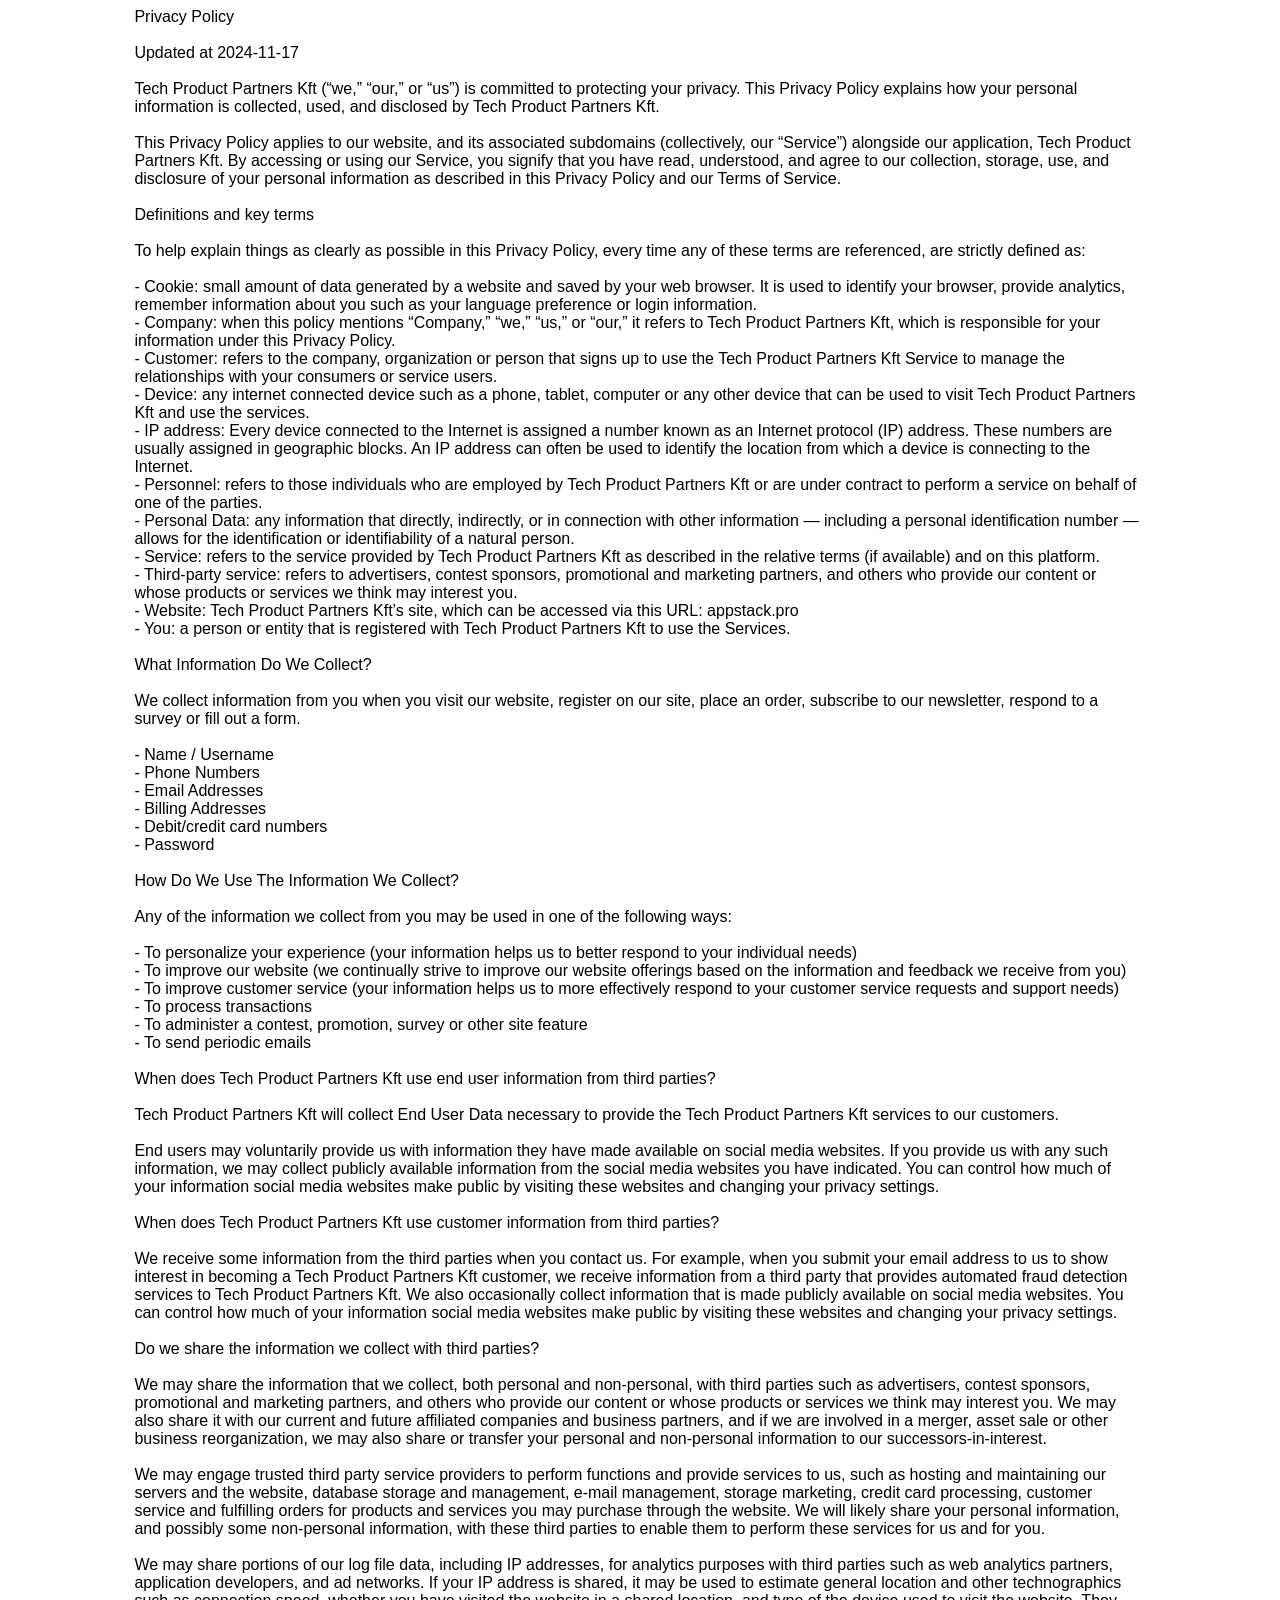
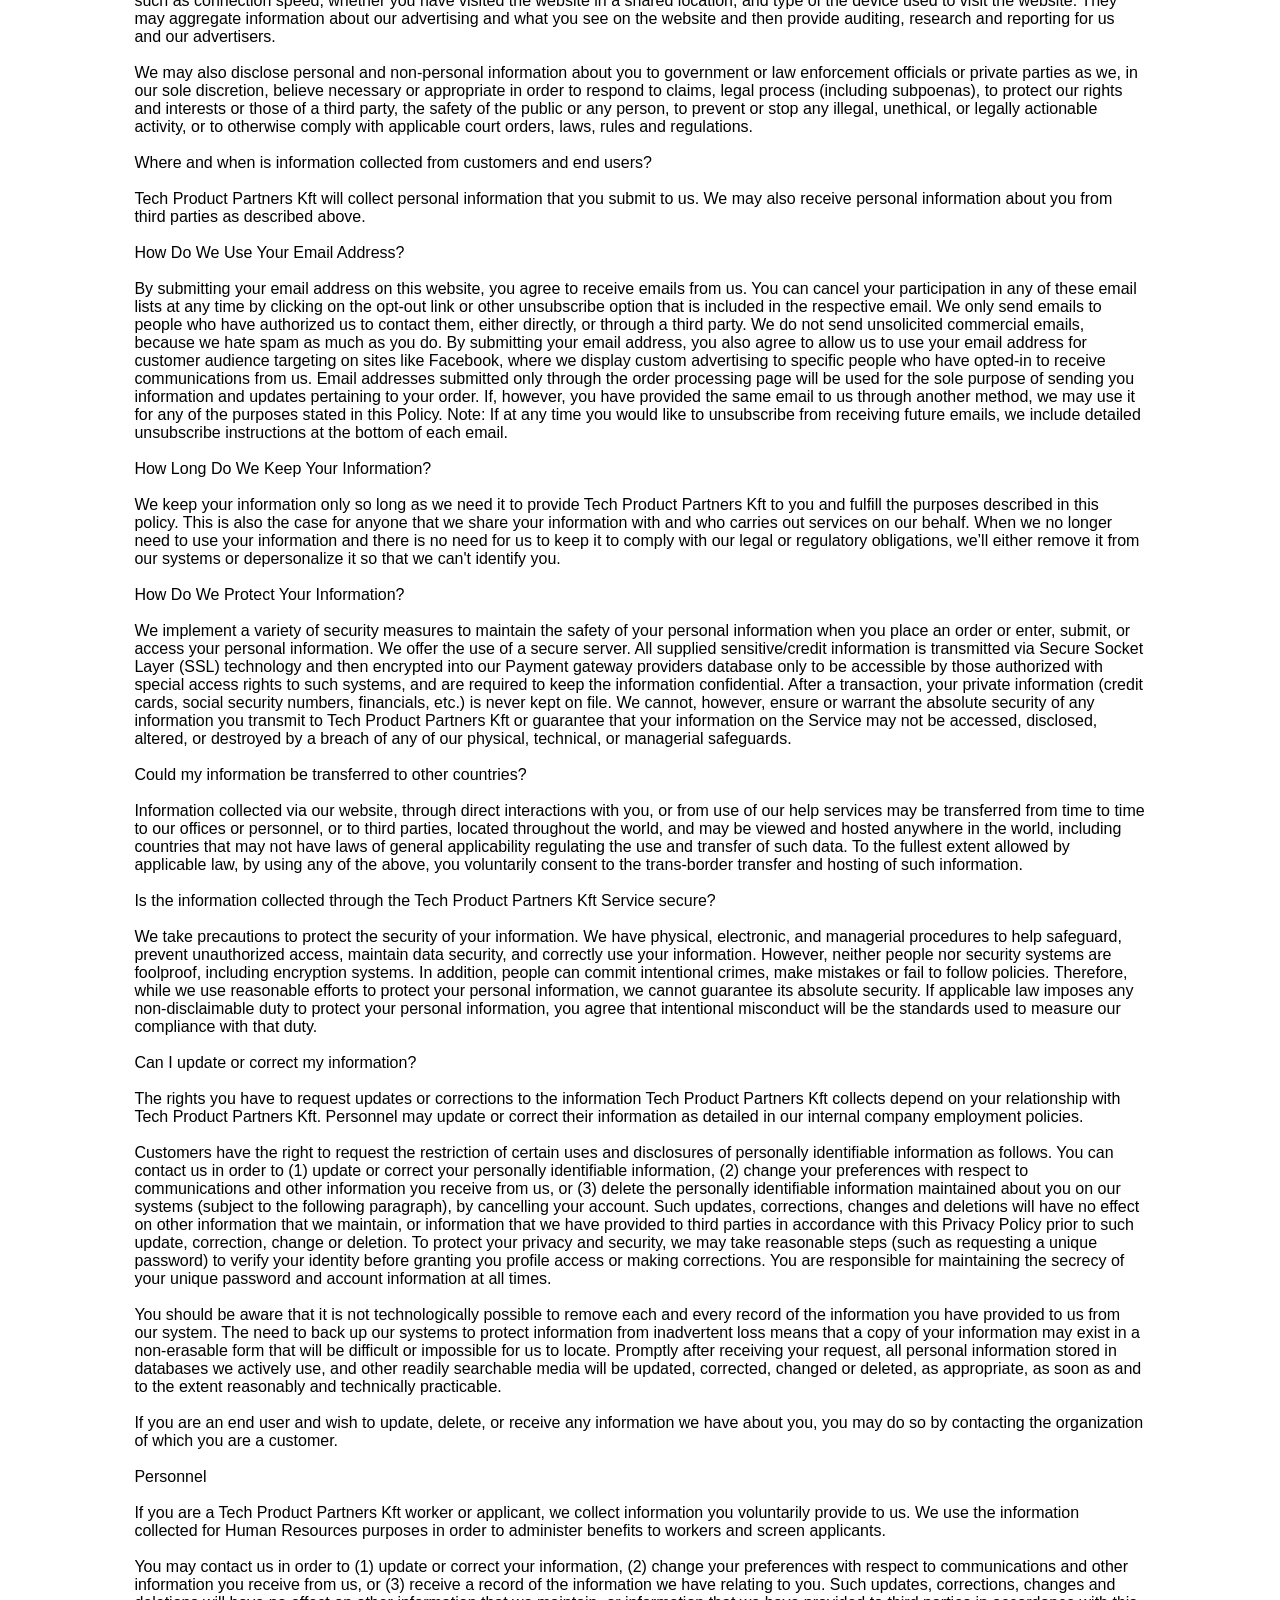
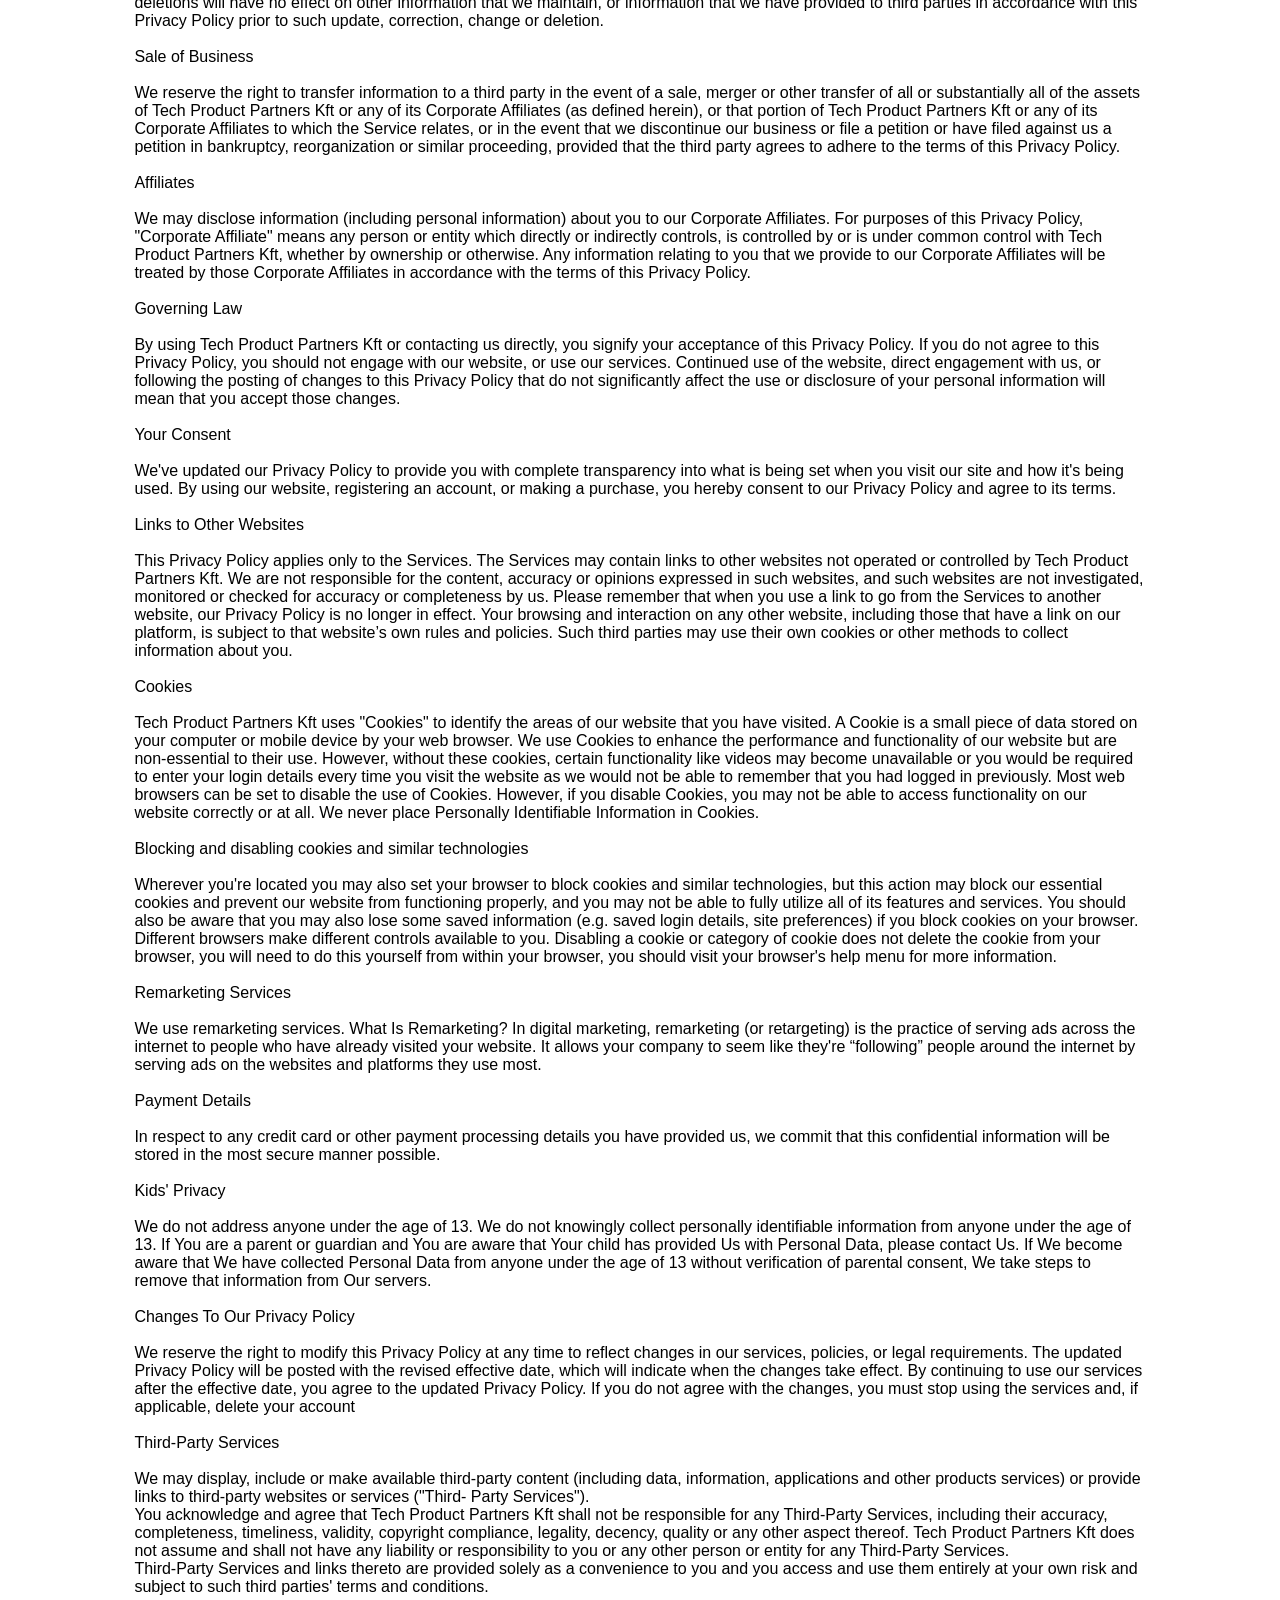
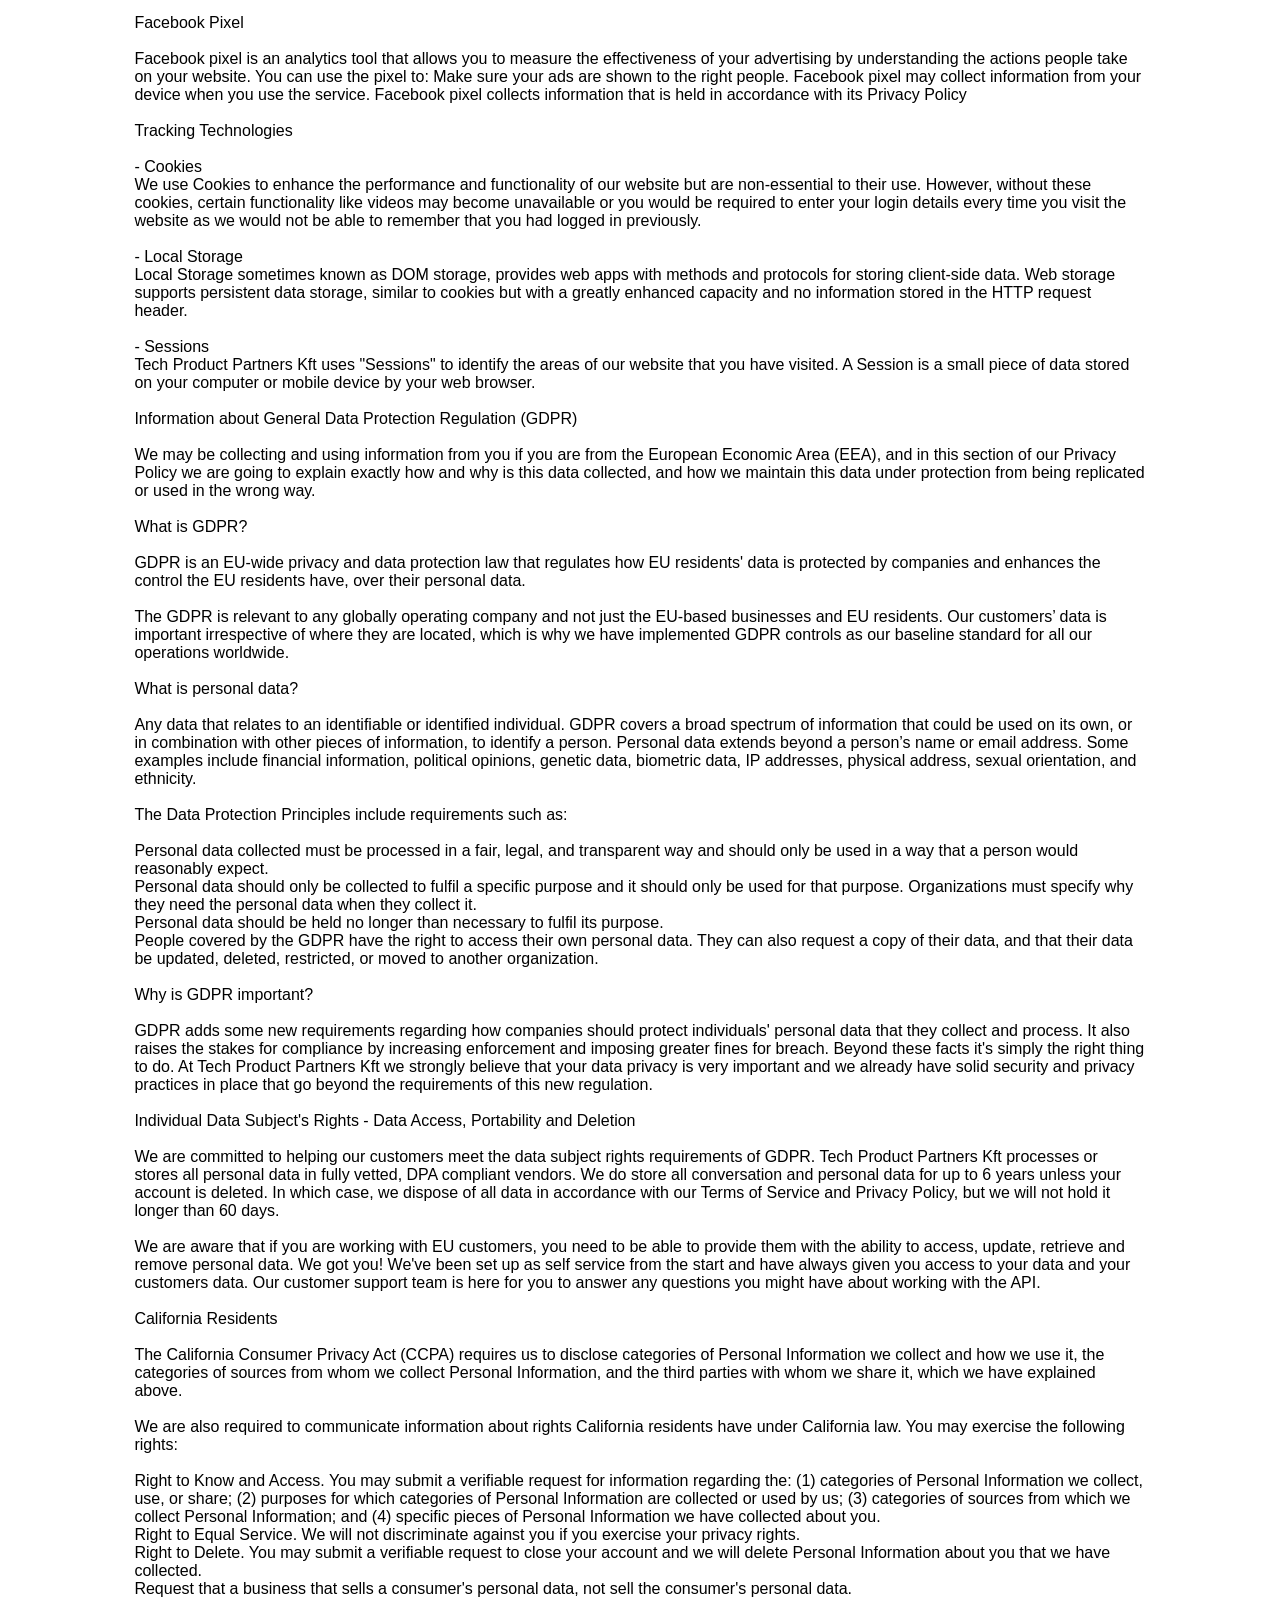
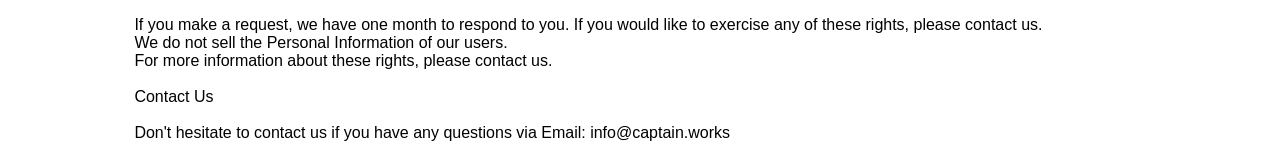
<file: privacy.html>
<!DOCTYPE html>
<html lang="en">
<head>
    <meta charset="UTF-8">
    <title>Privacy Notice</title>
</head>
<body style="background-color: white; color: black; font-family: Arial, Helvetica, sans-serif;">
<div style="width: 80%; margin: 0 auto;">Privacy Policy<br><br>Updated at 2024-11-17<br><br>Tech Product Partners Kft
    (“we,” “our,” or “us”) is committed to protecting your privacy. This Privacy Policy explains how your personal
    information is collected, used, and disclosed by Tech Product Partners Kft.<br><br>This Privacy Policy applies to
    our website, and its associated subdomains (collectively, our “Service”) alongside our application, Tech Product
    Partners Kft. By accessing or using our Service, you signify that you have read, understood, and agree to our
    collection, storage, use, and disclosure of your personal information as described in this Privacy Policy and our
    Terms of Service.<br><br>Definitions and key terms<br><br>To help explain things as clearly as possible in this
    Privacy Policy, every time any of these terms are referenced, are strictly defined as:<br><br>- Cookie: small amount
    of data generated by a website and saved by your web browser. It is used to identify your browser, provide
    analytics, remember information about you such as your language preference or login information.<br>- Company: when
    this policy mentions “Company,” “we,” “us,” or “our,” it refers to Tech Product Partners Kft, which is responsible
    for your information under this Privacy Policy.<br>- Customer: refers to the company, organization or person that
    signs up to use the Tech Product Partners Kft Service to manage the relationships with your consumers or service
    users.<br>- Device: any internet connected device such as a phone, tablet, computer or any other device that can be
    used to visit Tech Product Partners Kft and use the services.<br>- IP address: Every device connected to the
    Internet is assigned a number known as an Internet protocol (IP) address. These numbers are usually assigned in
    geographic blocks. An IP address can often be used to identify the location from which a device is connecting to the
    Internet.<br>- Personnel: refers to those individuals who are employed by Tech Product Partners Kft or are under
    contract to perform a service on behalf of one of the parties.<br>- Personal Data: any information that directly,
    indirectly, or in connection with other information — including a personal identification number — allows for the
    identification or identifiability of a natural person.<br>- Service: refers to the service provided by Tech Product
    Partners Kft as described in the relative terms (if available) and on this platform.<br>- Third-party service:
    refers to advertisers, contest sponsors, promotional and marketing partners, and others who provide our content or
    whose products or services we think may interest you.<br>- Website: Tech Product Partners Kft’s site, which can be
    accessed via this URL: appstack.pro<br>- You: a person or entity that is registered with Tech Product Partners Kft
    to use the Services.<br><br>What Information Do We Collect?<br><br>We collect information from you when you visit
    our website, register on our site, place an order, subscribe to our newsletter, respond to a survey or fill out a
    form.<br><br>- Name / Username<br>- Phone Numbers<br>- Email Addresses<br>- Billing Addresses<br>- Debit/credit card
    numbers<br>- Password<br><br>How Do We Use The Information We Collect?<br><br>Any of the information we collect from
    you may be used in one of the following ways:<br><br>- To personalize your experience (your information helps us to
    better respond to your individual needs)<br>- To improve our website (we continually strive to improve our website
    offerings based on the information and feedback we receive from you)<br>- To improve customer service (your
    information helps us to more effectively respond to your customer service requests and support needs)<br>- To
    process transactions<br>- To administer a contest, promotion, survey or other site feature<br>- To send periodic
    emails<br><br>When does Tech Product Partners Kft use end user information from third parties?<br><br>Tech Product
    Partners Kft will collect End User Data necessary to provide the Tech Product Partners Kft services to our
    customers.<br><br>End users may voluntarily provide us with information they have made available on social media
    websites. If you provide us with any such information, we may collect publicly available information from the social
    media websites you have indicated. You can control how much of your information social media websites make public by
    visiting these websites and changing your privacy settings.<br><br>When does Tech Product Partners Kft use customer
    information from third parties?<br><br>We receive some information from the third parties when you contact us. For
    example, when you submit your email address to us to show interest in becoming a Tech Product Partners Kft customer,
    we receive information from a third party that provides automated fraud detection services to Tech Product Partners
    Kft. We also occasionally collect information that is made publicly available on social media websites. You can
    control how much of your information social media websites make public by visiting these websites and changing your
    privacy settings.<br><br>Do we share the information we collect with third parties?<br><br>We may share the
    information that we collect, both personal and non-personal, with third parties such as advertisers, contest
    sponsors, promotional and marketing partners, and others who provide our content or whose products or services we
    think may interest you. We may also share it with our current and future affiliated companies and business partners,
    and if we are involved in a merger, asset sale or other business reorganization, we may also share or transfer your
    personal and non-personal information to our successors-in-interest.<br><br>We may engage trusted third party
    service providers to perform functions and provide services to us, such as hosting and maintaining our servers and
    the website, database storage and management, e-mail management, storage marketing, credit card processing, customer
    service and fulfilling orders for products and services you may purchase through the website. We will likely share
    your personal information, and possibly some non-personal information, with these third parties to enable them to
    perform these services for us and for you.<br><br>We may share portions of our log file data, including IP
    addresses, for analytics purposes with third parties such as web analytics partners, application developers, and ad
    networks. If your IP address is shared, it may be used to estimate general location and other technographics such as
    connection speed, whether you have visited the website in a shared location, and type of the device used to visit
    the website. They may aggregate information about our advertising and what you see on the website and then provide
    auditing, research and reporting for us and our advertisers.<br><br>We may also disclose personal and non-personal
    information about you to government or law enforcement officials or private parties as we, in our sole discretion,
    believe necessary or appropriate in order to respond to claims, legal process (including subpoenas), to protect our
    rights and interests or those of a third party, the safety of the public or any person, to prevent or stop any
    illegal, unethical, or legally actionable activity, or to otherwise comply with applicable court orders, laws, rules
    and regulations.<br><br>Where and when is information collected from customers and end users?<br><br>Tech Product
    Partners Kft will collect personal information that you submit to us. We may also receive personal information about
    you from third parties as described above.<br><br>How Do We Use Your Email Address?<br><br>By submitting your email
    address on this website, you agree to receive emails from us. You can cancel your participation in any of these
    email lists at any time by clicking on the opt-out link or other unsubscribe option that is included in the
    respective email. We only send emails to people who have authorized us to contact them, either directly, or through
    a third party. We do not send unsolicited commercial emails, because we hate spam as much as you do. By submitting
    your email address, you also agree to allow us to use your email address for customer audience targeting on sites
    like Facebook, where we display custom advertising to specific people who have opted-in to receive communications
    from us. Email addresses submitted only through the order processing page will be used for the sole purpose of
    sending you information and updates pertaining to your order. If, however, you have provided the same email to us
    through another method, we may use it for any of the purposes stated in this Policy. Note: If at any time you would
    like to unsubscribe from receiving future emails, we include detailed unsubscribe instructions at the bottom of each
    email.<br><br>How Long Do We Keep Your Information?<br><br>We keep your information only so long as we need it to
    provide Tech Product Partners Kft to you and fulfill the purposes described in this policy. This is also the case
    for anyone that we share your information with and who carries out services on our behalf. When we no longer need to
    use your information and there is no need for us to keep it to comply with our legal or regulatory obligations,
    we’ll either remove it from our systems or depersonalize it so that we can't identify you.<br><br>How Do We Protect
    Your Information?<br><br>We implement a variety of security measures to maintain the safety of your personal
    information when you place an order or enter, submit, or access your personal information. We offer the use of a
    secure server. All supplied sensitive/credit information is transmitted via Secure Socket Layer (SSL) technology and
    then encrypted into our Payment gateway providers database only to be accessible by those authorized with special
    access rights to such systems, and are required to keep the information confidential. After a transaction, your
    private information (credit cards, social security numbers, financials, etc.) is never kept on file. We cannot,
    however, ensure or warrant the absolute security of any information you transmit to Tech Product Partners Kft or
    guarantee that your information on the Service may not be accessed, disclosed, altered, or destroyed by a breach of
    any of our physical, technical, or managerial safeguards.<br><br>Could my information be transferred to other
    countries?<br><br>Information collected via our website, through direct interactions with you, or from use of our
    help services may be transferred from time to time to our offices or personnel, or to third parties, located
    throughout the world, and may be viewed and hosted anywhere in the world, including countries that may not have laws
    of general applicability regulating the use and transfer of such data. To the fullest extent allowed by applicable
    law, by using any of the above, you voluntarily consent to the trans-border transfer and hosting of such
    information.<br><br>Is the information collected through the Tech Product Partners Kft Service secure?<br><br>We
    take precautions to protect the security of your information. We have physical, electronic, and managerial
    procedures to help safeguard, prevent unauthorized access, maintain data security, and correctly use your
    information. However, neither people nor security systems are foolproof, including encryption systems. In addition,
    people can commit intentional crimes, make mistakes or fail to follow policies. Therefore, while we use reasonable
    efforts to protect your personal information, we cannot guarantee its absolute security. If applicable law imposes
    any non-disclaimable duty to protect your personal information, you agree that intentional misconduct will be the
    standards used to measure our compliance with that duty.<br><br>Can I update or correct my information?<br><br>The
    rights you have to request updates or corrections to the information Tech Product Partners Kft collects depend on
    your relationship with Tech Product Partners Kft. Personnel may update or correct their information as detailed in
    our internal company employment policies.<br><br>Customers have the right to request the restriction of certain uses
    and disclosures of personally identifiable information as follows. You can contact us in order to (1) update or
    correct your personally identifiable information, (2) change your preferences with respect to communications and
    other information you receive from us, or (3) delete the personally identifiable information maintained about you on
    our systems (subject to the following paragraph), by cancelling your account. Such updates, corrections, changes and
    deletions will have no effect on other information that we maintain, or information that we have provided to third
    parties in accordance with this Privacy Policy prior to such update, correction, change or deletion. To protect your
    privacy and security, we may take reasonable steps (such as requesting a unique password) to verify your identity
    before granting you profile access or making corrections. You are responsible for maintaining the secrecy of your
    unique password and account information at all times.<br><br>You should be aware that it is not technologically
    possible to remove each and every record of the information you have provided to us from our system. The need to
    back up our systems to protect information from inadvertent loss means that a copy of your information may exist in
    a non-erasable form that will be difficult or impossible for us to locate. Promptly after receiving your request,
    all personal information stored in databases we actively use, and other readily searchable media will be updated,
    corrected, changed or deleted, as appropriate, as soon as and to the extent reasonably and technically
    practicable.<br><br>If you are an end user and wish to update, delete, or receive any information we have about you,
    you may do so by contacting the organization of which you are a customer.<br><br>Personnel<br><br>If you are a Tech
    Product Partners Kft worker or applicant, we collect information you voluntarily provide to us. We use the
    information collected for Human Resources purposes in order to administer benefits to workers and screen applicants.<br><br>You
    may contact us in order to (1) update or correct your information, (2) change your preferences with respect to
    communications and other information you receive from us, or (3) receive a record of the information we have
    relating to you. Such updates, corrections, changes and deletions will have no effect on other information that we
    maintain, or information that we have provided to third parties in accordance with this Privacy Policy prior to such
    update, correction, change or deletion.<br><br>Sale of Business<br><br>We reserve the right to transfer information
    to a third party in the event of a sale, merger or other transfer of all or substantially all of the assets of Tech
    Product Partners Kft or any of its Corporate Affiliates (as defined herein), or that portion of Tech Product
    Partners Kft or any of its Corporate Affiliates to which the Service relates, or in the event that we discontinue
    our business or file a petition or have filed against us a petition in bankruptcy, reorganization or similar
    proceeding, provided that the third party agrees to adhere to the terms of this Privacy
    Policy.<br><br>Affiliates<br><br>We may disclose information (including personal information) about you to our
    Corporate Affiliates. For purposes of this Privacy Policy, "Corporate Affiliate" means any person or entity which
    directly or indirectly controls, is controlled by or is under common control with Tech Product Partners Kft, whether
    by ownership or otherwise. Any information relating to you that we provide to our Corporate Affiliates will be
    treated by those Corporate Affiliates in accordance with the terms of this Privacy Policy.<br><br>Governing
    Law<br><br>By using Tech Product Partners Kft or contacting us directly, you signify your acceptance of this Privacy
    Policy. If you do not agree to this Privacy Policy, you should not engage with our website, or use our services.
    Continued use of the website, direct engagement with us, or following the posting of changes to this Privacy Policy
    that do not significantly affect the use or disclosure of your personal information will mean that you accept those
    changes.<br><br>Your Consent<br><br>We've updated our Privacy Policy to provide you with complete transparency into
    what is being set when you visit our site and how it's being used. By using our website, registering an account, or
    making a purchase, you hereby consent to our Privacy Policy and agree to its terms.<br><br>Links to Other
    Websites<br><br>This Privacy Policy applies only to the Services. The Services may contain links to other websites
    not operated or controlled by Tech Product Partners Kft. We are not responsible for the content, accuracy or
    opinions expressed in such websites, and such websites are not investigated, monitored or checked for accuracy or
    completeness by us. Please remember that when you use a link to go from the Services to another website, our Privacy
    Policy is no longer in effect. Your browsing and interaction on any other website, including those that have a link
    on our platform, is subject to that website’s own rules and policies. Such third parties may use their own cookies
    or other methods to collect information about you.<br><br>Cookies<br><br>Tech Product Partners Kft uses "Cookies" to
    identify the areas of our website that you have visited. A Cookie is a small piece of data stored on your computer
    or mobile device by your web browser. We use Cookies to enhance the performance and functionality of our website but
    are non-essential to their use. However, without these cookies, certain functionality like videos may become
    unavailable or you would be required to enter your login details every time you visit the website as we would not be
    able to remember that you had logged in previously. Most web browsers can be set to disable the use of Cookies.
    However, if you disable Cookies, you may not be able to access functionality on our website correctly or at all. We
    never place Personally Identifiable Information in Cookies.<br><br>Blocking and disabling cookies and similar
    technologies<br><br>Wherever you're located you may also set your browser to block cookies and similar technologies,
    but this action may block our essential cookies and prevent our website from functioning properly, and you may not
    be able to fully utilize all of its features and services. You should also be aware that you may also lose some
    saved information (e.g. saved login details, site preferences) if you block cookies on your browser. Different
    browsers make different controls available to you. Disabling a cookie or category of cookie does not delete the
    cookie from your browser, you will need to do this yourself from within your browser, you should visit your
    browser's help menu for more information.<br><br>Remarketing Services<br><br>We use remarketing services. What Is
    Remarketing? In digital marketing, remarketing (or retargeting) is the practice of serving ads across the internet
    to people who have already visited your website. It allows your company to seem like they're “following” people
    around the internet by serving ads on the websites and platforms they use most.<br><br>Payment Details<br><br>In
    respect to any credit card or other payment processing details you have provided us, we commit that this
    confidential information will be stored in the most secure manner possible.<br><br>Kids' Privacy<br><br>We do not
    address anyone under the age of 13. We do not knowingly collect personally identifiable information from anyone
    under the age of 13. If You are a parent or guardian and You are aware that Your child has provided Us with Personal
    Data, please contact Us. If We become aware that We have collected Personal Data from anyone under the age of 13
    without verification of parental consent, We take steps to remove that information from Our servers.<br><br>Changes
    To Our Privacy Policy<br><br>We reserve the right to modify this Privacy Policy at any time to reflect changes in
    our services, policies, or legal requirements. The updated Privacy Policy will be posted with the revised effective
    date, which will indicate when the changes take effect. By continuing to use our services after the effective date,
    you agree to the updated Privacy Policy. If you do not agree with the changes, you must stop using the services and,
    if applicable, delete your account<br><br>Third-Party Services<br><br>We may display, include or make available
    third-party content (including data, information, applications and other products services) or provide links to
    third-party websites or services ("Third- Party Services").<br>You acknowledge and agree that Tech Product Partners
    Kft shall not be responsible for any Third-Party Services, including their accuracy, completeness, timeliness,
    validity, copyright compliance, legality, decency, quality or any other aspect thereof. Tech Product Partners Kft
    does not assume and shall not have any liability or responsibility to you or any other person or entity for any
    Third-Party Services.<br>Third-Party Services and links thereto are provided solely as a convenience to you and you
    access and use them entirely at your own risk and subject to such third parties' terms and conditions.<br><br>Facebook
    Pixel<br><br>Facebook pixel is an analytics tool that allows you to measure the effectiveness of your advertising by
    understanding the actions people take on your website. You can use the pixel to: Make sure your ads are shown to the
    right people. Facebook pixel may collect information from your device when you use the service. Facebook pixel
    collects information that is held in accordance with its Privacy Policy<br><br>Tracking Technologies<br><br>-
    Cookies<br>We use Cookies to enhance the performance and functionality of our website but are non-essential to their
    use. However, without these cookies, certain functionality like videos may become unavailable or you would be
    required to enter your login details every time you visit the website as we would not be able to remember that you
    had logged in previously.<br><br>- Local Storage<br>Local Storage sometimes known as DOM storage, provides web apps
    with methods and protocols for storing client-side data. Web storage supports persistent data storage, similar to
    cookies but with a greatly enhanced capacity and no information stored in the HTTP request header.<br><br>- Sessions<br>Tech
    Product Partners Kft uses "Sessions" to identify the areas of our website that you have visited. A Session is a
    small piece of data stored on your computer or mobile device by your web browser.<br><br>Information about General
    Data Protection Regulation (GDPR)<br><br>We may be collecting and using information from you if you are from the
    European Economic Area (EEA), and in this section of our Privacy Policy we are going to explain exactly how and why
    is this data collected, and how we maintain this data under protection from being replicated or used in the wrong
    way.<br><br>What is GDPR?<br><br>GDPR is an EU-wide privacy and data protection law that regulates how EU residents'
    data is protected by companies and enhances the control the EU residents have, over their personal data.<br><br>The
    GDPR is relevant to any globally operating company and not just the EU-based businesses and EU residents. Our
    customers’ data is important irrespective of where they are located, which is why we have implemented GDPR controls
    as our baseline standard for all our operations worldwide.<br><br>What is personal data?<br><br>Any data that
    relates to an identifiable or identified individual. GDPR covers a broad spectrum of information that could be used
    on its own, or in combination with other pieces of information, to identify a person. Personal data extends beyond a
    person’s name or email address. Some examples include financial information, political opinions, genetic data,
    biometric data, IP addresses, physical address, sexual orientation, and ethnicity.<br><br>The Data Protection
    Principles include requirements such as:<br><br>Personal data collected must be processed in a fair, legal, and
    transparent way and should only be used in a way that a person would reasonably expect.<br>Personal data should only
    be collected to fulfil a specific purpose and it should only be used for that purpose. Organizations must specify
    why they need the personal data when they collect it.<br>Personal data should be held no longer than necessary to
    fulfil its purpose.<br>People covered by the GDPR have the right to access their own personal data. They can also
    request a copy of their data, and that their data be updated, deleted, restricted, or moved to another organization.<br><br>Why
    is GDPR important?<br><br>GDPR adds some new requirements regarding how companies should protect individuals'
    personal data that they collect and process. It also raises the stakes for compliance by increasing enforcement and
    imposing greater fines for breach. Beyond these facts it's simply the right thing to do. At Tech Product Partners
    Kft we strongly believe that your data privacy is very important and we already have solid security and privacy
    practices in place that go beyond the requirements of this new regulation.<br><br>Individual Data Subject's Rights -
    Data Access, Portability and Deletion<br><br>We are committed to helping our customers meet the data subject rights
    requirements of GDPR. Tech Product Partners Kft processes or stores all personal data in fully vetted, DPA compliant
    vendors. We do store all conversation and personal data for up to 6 years unless your account is deleted. In which
    case, we dispose of all data in accordance with our Terms of Service and Privacy Policy, but we will not hold it
    longer than 60 days.<br><br>We are aware that if you are working with EU customers, you need to be able to provide
    them with the ability to access, update, retrieve and remove personal data. We got you! We've been set up as self
    service from the start and have always given you access to your data and your customers data. Our customer support
    team is here for you to answer any questions you might have about working with the API.<br><br>California
    Residents<br><br>The California Consumer Privacy Act (CCPA) requires us to disclose categories of Personal
    Information we collect and how we use it, the categories of sources from whom we collect Personal Information, and
    the third parties with whom we share it, which we have explained above.<br><br>We are also required to communicate
    information about rights California residents have under California law. You may exercise the following
    rights:<br><br>Right to Know and Access. You may submit a verifiable request for information regarding the: (1)
    categories of Personal Information we collect, use, or share; (2) purposes for which categories of Personal
    Information are collected or used by us; (3) categories of sources from which we collect Personal Information; and
    (4) specific pieces of Personal Information we have collected about you.<br>Right to Equal Service. We will not
    discriminate against you if you exercise your privacy rights.<br>Right to Delete. You may submit a verifiable
    request to close your account and we will delete Personal Information about you that we have collected.<br>Request
    that a business that sells a consumer's personal data, not sell the consumer's personal data.<br><br>If you make a
    request, we have one month to respond to you. If you would like to exercise any of these rights, please contact
    us.<br>We do not sell the Personal Information of our users.<br>For more information about these rights, please
    contact us.<br><br>Contact Us<br><br>Don't hesitate to contact us if you have any questions via Email:
    info@captain.works
</div>
</body>
</html>
</file>
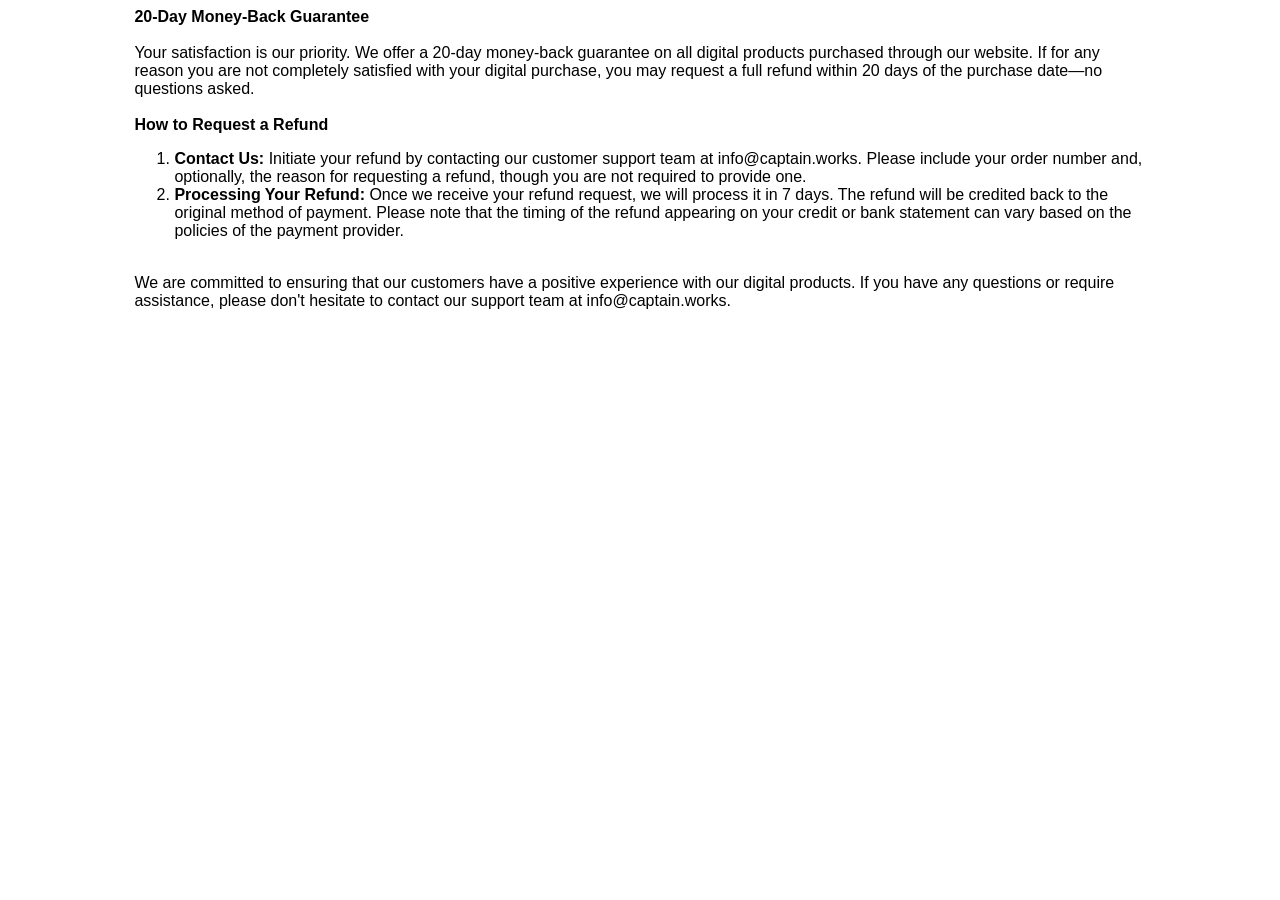
<file: refunds.html>
<!DOCTYPE html>
<html lang="en">
<head>
    <meta charset="UTF-8">
    <title>Refund Policy</title>
</head>
<body style="background-color: white; color: black; font-family: Arial, Helvetica, sans-serif;">
<div style="width: 80%; margin: 0 auto;">
    <strong>20-Day Money-Back Guarantee</strong><br><br>Your satisfaction is
    our priority. We offer a 20-day money-back guarantee on all digital products purchased through our website. If
    for any reason you are not completely satisfied with your digital purchase, you may request a full refund within
    20 days of the purchase date—no questions asked.<br><br><strong>How to Request a Refund</strong><br>
    <ol>
        <li data-list="ordered"><strong>Contact Us:</strong> Initiate your refund by contacting our customer support
            team at info@captain.works. Please include your order number and, optionally, the reason for requesting
            a refund, though you are not required to provide one.
        </li>
        <li data-list="ordered"><strong>Processing Your Refund:</strong> Once we receive your refund request, we
            will process it in 7 days. The refund will be credited back to the original method of payment. Please
            note that the timing of the refund appearing on your credit or bank statement can vary based on the
            policies of the payment provider.
        </li>
    </ol>
    <br>We are committed to ensuring that our customers have a positive experience with our digital products. If you
    have any questions or require assistance, please don't hesitate to contact our support team at
    info@captain.works.
</div>
</body>
</html>
</file>
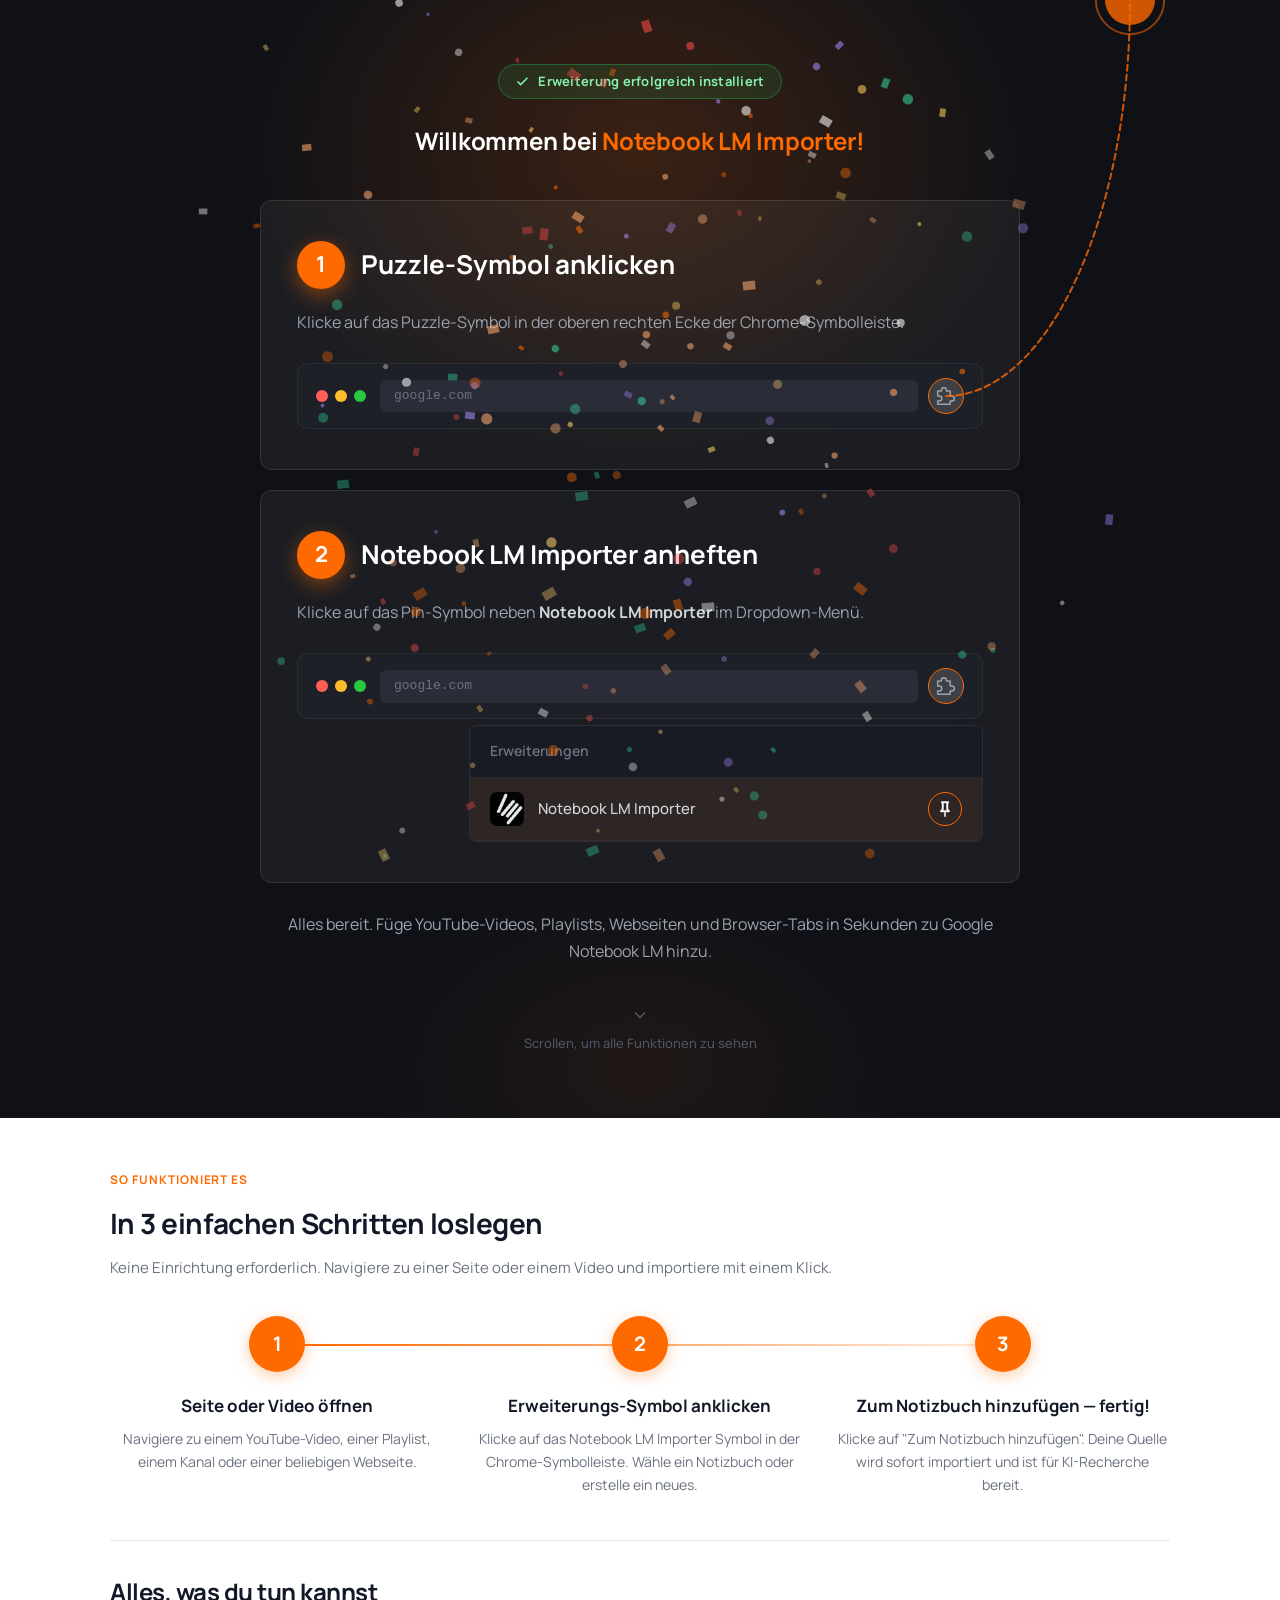
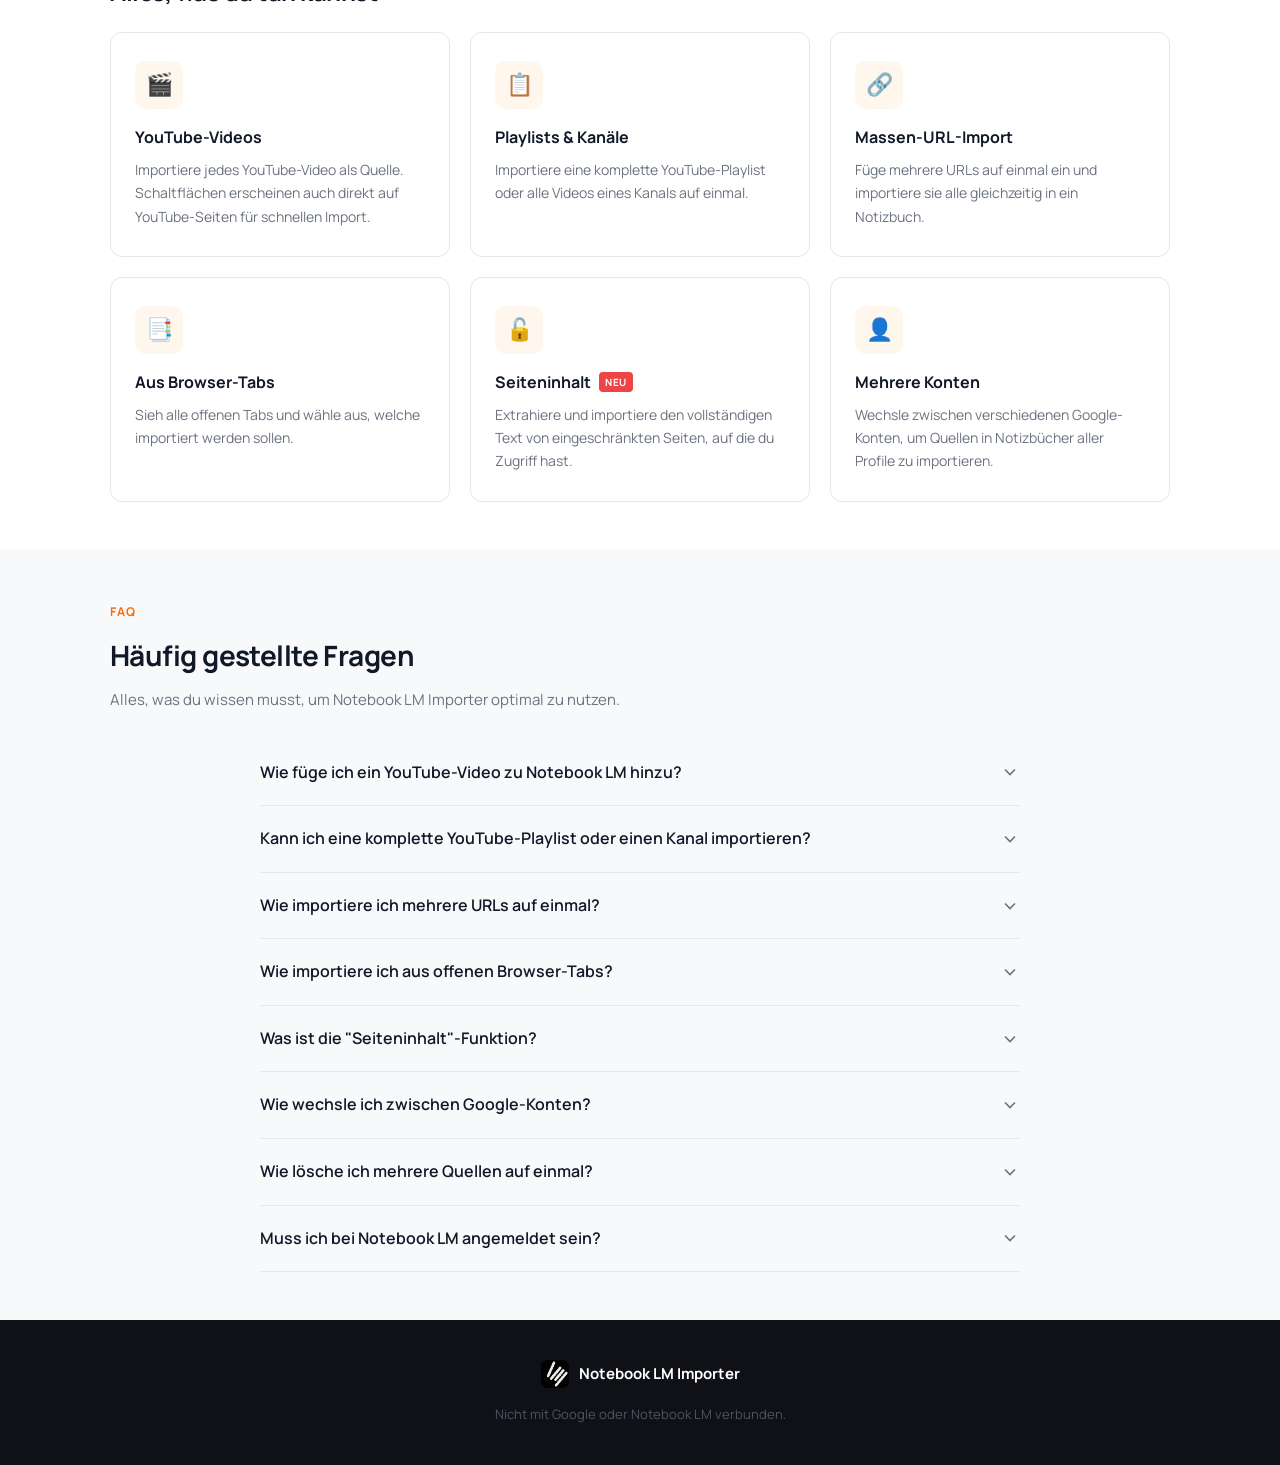
<file: welcome/de.html>
<!DOCTYPE html>
<html lang="de">
<head>
    <meta charset="UTF-8">
    <meta name="viewport" content="width=device-width, initial-scale=1.0">
    <title>Willkommen bei Notebook LM Importer!</title>
    <link rel="icon" href="../icons/icon48.png">
    <link rel="stylesheet" href="welcome.css">
</head>
<body>

<canvas id="confetti-canvas"></canvas>
<div class="corner-hint"><svg id="corner-arrow-svg" xmlns="http://www.w3.org/2000/svg" fill="none"></svg></div>

<section class="hero">
    <div class="hero-inner">
        <div class="success-badge"><svg viewBox="0 0 24 24" fill="none" stroke="currentColor" stroke-width="2.5"><polyline points="20 6 9 17 4 12"/></svg>Erweiterung erfolgreich installiert</div>
        <h1>Willkommen bei <span>Notebook LM Importer!</span></h1>
        <div class="pin-section">
            <div class="pin-cards">
                <div class="pin-card">
                    <div class="pin-card-header"><div class="pin-card-num">1</div><span class="pin-card-title">Puzzle-Symbol anklicken</span></div>
                    <p class="pin-card-desc">Klicke auf das Puzzle-Symbol in der oberen rechten Ecke der Chrome-Symbolleiste.</p>
                    <div class="chrome-bar">
                        <div class="chrome-dots"><div class="chrome-dot" style="background:#ff5f56"></div><div class="chrome-dot" style="background:#ffbd2e"></div><div class="chrome-dot" style="background:#27c93f"></div></div>
                        <div class="chrome-address">google.com</div>
                        <div class="chrome-actions"><div class="chrome-btn active"><svg xmlns="http://www.w3.org/2000/svg" width="20" height="20" viewBox="0 0 48 48"><path fill="none" stroke="currentColor" stroke-linejoin="round" stroke-width="3.5" d="M4 24V12h9v-2a6 6 0 0 1 12 0v2h9v12h4a6 6 0 0 1 0 12h-4v8H4v-8h4a6 6 0 0 0 0-12z"/></svg></div></div>
                    </div>
                </div>
                <div class="pin-card">
                    <div class="pin-card-header"><div class="pin-card-num">2</div><span class="pin-card-title">Notebook LM Importer anheften</span></div>
                    <p class="pin-card-desc">Klicke auf das Pin-Symbol neben <strong>Notebook LM Importer</strong> im Dropdown-Menü.</p>
                    <div class="chrome-bar">
                        <div class="chrome-dots"><div class="chrome-dot" style="background:#ff5f56"></div><div class="chrome-dot" style="background:#ffbd2e"></div><div class="chrome-dot" style="background:#27c93f"></div></div>
                        <div class="chrome-address">google.com</div>
                        <div class="chrome-actions"><div class="chrome-btn active"><svg xmlns="http://www.w3.org/2000/svg" width="20" height="20" viewBox="0 0 48 48"><path fill="none" stroke="currentColor" stroke-linejoin="round" stroke-width="3.5" d="M4 24V12h9v-2a6 6 0 0 1 12 0v2h9v12h4a6 6 0 0 1 0 12h-4v8H4v-8h4a6 6 0 0 0 0-12z"/></svg></div></div>
                    </div>
                    <div class="ext-popup-dropdown"><div class="ext-popup"><div class="ext-popup-head">Erweiterungen</div><div class="ext-row active"><div class="ext-ico"><img src="../icons/icon48.png" alt=""></div><span class="ext-name">Notebook LM Importer</span><div class="pin-btn lit"><svg xmlns="http://www.w3.org/2000/svg" width="18" height="18" viewBox="0 0 24 24"><path fill="white" d="M16 12V4h1V2H7v2h1v8l-2 2v2h5.2v6h1.6v-6H18v-2zm-7.2 2l1.2-1.2V4h4v8.8l1.2 1.2z" stroke-width="0.5" stroke="white"/></svg></div></div></div></div>
                </div>
            </div>
        </div>
        <p class="hero-sub">Alles bereit. Füge YouTube-Videos, Playlists, Webseiten und Browser-Tabs in Sekunden zu Google Notebook LM hinzu.</p>
        <div class="hero-scroll-hint"><svg viewBox="0 0 24 24" fill="none" stroke="currentColor" stroke-width="2"><polyline points="6 9 12 15 18 9"/></svg>Scrollen, um alle Funktionen zu sehen</div>
    </div>
</section>

<section class="features" id="features">
    <div class="features-inner">
        <span class="section-tag">So funktioniert es</span>
        <h2 class="section-title">In 3 einfachen Schritten loslegen</h2>
        <p class="section-sub">Keine Einrichtung erforderlich. Navigiere zu einer Seite oder einem Video und importiere mit einem Klick.</p>
        <div class="steps-row">
            <div class="step"><div class="step-num">1</div><h3>Seite oder Video öffnen</h3><p>Navigiere zu einem YouTube-Video, einer Playlist, einem Kanal oder einer beliebigen Webseite.</p></div>
            <div class="step"><div class="step-num">2</div><h3>Erweiterungs-Symbol anklicken</h3><p>Klicke auf das Notebook LM Importer Symbol in der Chrome-Symbolleiste. Wähle ein Notizbuch oder erstelle ein neues.</p></div>
            <div class="step"><div class="step-num">3</div><h3>Zum Notizbuch hinzufügen — fertig!</h3><p>Klicke auf "Zum Notizbuch hinzufügen". Deine Quelle wird sofort importiert und ist für KI-Recherche bereit.</p></div>
        </div>
        <hr class="features-divider">
        <h2 class="features-sub-title">Alles, was du tun kannst</h2>
        <div class="cards-grid">
            <div class="feat-card"><div class="feat-icon">🎬</div><h3>YouTube-Videos</h3><p>Importiere jedes YouTube-Video als Quelle. Schaltflächen erscheinen auch direkt auf YouTube-Seiten für schnellen Import.</p></div>
            <div class="feat-card"><div class="feat-icon">📋</div><h3>Playlists &amp; Kanäle</h3><p>Importiere eine komplette YouTube-Playlist oder alle Videos eines Kanals auf einmal.</p></div>
            <div class="feat-card"><div class="feat-icon">🔗</div><h3>Massen-URL-Import</h3><p>Füge mehrere URLs auf einmal ein und importiere sie alle gleichzeitig in ein Notizbuch.</p></div>
            <div class="feat-card"><div class="feat-icon">📑</div><h3>Aus Browser-Tabs</h3><p>Sieh alle offenen Tabs und wähle aus, welche importiert werden sollen.</p></div>
            <div class="feat-card"><div class="feat-icon">🔓</div><h3>Seiteninhalt <span class="feat-new">NEU</span></h3><p>Extrahiere und importiere den vollständigen Text von eingeschränkten Seiten, auf die du Zugriff hast.</p></div>
            <div class="feat-card"><div class="feat-icon">👤</div><h3>Mehrere Konten</h3><p>Wechsle zwischen verschiedenen Google-Konten, um Quellen in Notizbücher aller Profile zu importieren.</p></div>
        </div>
    </div>
</section>

<section class="faq" id="faq">
    <div class="faq-inner">
        <div class="faq-header"><span class="section-tag">FAQ</span><h2 class="section-title">Häufig gestellte Fragen</h2><p class="section-sub" style="margin-bottom:0">Alles, was du wissen musst, um Notebook LM Importer optimal zu nutzen.</p></div>
        <div class="faq-list">
            <div class="faq-item"><input type="checkbox" id="faq1"><label class="faq-label" for="faq1">Wie füge ich ein YouTube-Video zu Notebook LM hinzu?<svg viewBox="0 0 24 24" fill="none" stroke="currentColor" stroke-width="2"><polyline points="6 9 12 15 18 9"/></svg></label><div class="faq-body"><p>Navigiere zu einem YouTube-Video und klicke auf das Notebook LM Importer Symbol. Wähle das Notizbuch und klicke auf "Zum Notizbuch hinzufügen". Es erscheinen auch orangefarbene Schaltflächen direkt auf YouTube-Seiten.</p></div></div>
            <div class="faq-item"><input type="checkbox" id="faq2"><label class="faq-label" for="faq2">Kann ich eine komplette YouTube-Playlist oder einen Kanal importieren?<svg viewBox="0 0 24 24" fill="none" stroke="currentColor" stroke-width="2"><polyline points="6 9 12 15 18 9"/></svg></label><div class="faq-body"><p>Ja! Öffne eine YouTube-Playlist oder Kanalseite und klicke auf das Symbol. Du siehst Optionen "Playlist hinzufügen" oder "Kanal-Videos hinzufügen". Für große Kanäle werden die ersten ~50 Videos importiert.</p></div></div>
            <div class="faq-item"><input type="checkbox" id="faq3"><label class="faq-label" for="faq3">Wie importiere ich mehrere URLs auf einmal?<svg viewBox="0 0 24 24" fill="none" stroke="currentColor" stroke-width="2"><polyline points="6 9 12 15 18 9"/></svg></label><div class="faq-body"><p>Klicke auf das Symbol und drücke "Massenimport". Füge mehrere URLs ein (eine pro Zeile), wähle ein Notizbuch und klicke "Links importieren".</p></div></div>
            <div class="faq-item"><input type="checkbox" id="faq4"><label class="faq-label" for="faq4">Wie importiere ich aus offenen Browser-Tabs?<svg viewBox="0 0 24 24" fill="none" stroke="currentColor" stroke-width="2"><polyline points="6 9 12 15 18 9"/></svg></label><div class="faq-body"><p>Öffne das Erweiterungs-Popup und klicke "Massenimport", dann wechsle zum Tab "Aus Tabs". Wähle die gewünschten Tabs und klicke "Ausgewählte importieren".</p></div></div>
            <div class="faq-item"><input type="checkbox" id="faq5"><label class="faq-label" for="faq5">Was ist die "Seiteninhalt"-Funktion?<svg viewBox="0 0 24 24" fill="none" stroke="currentColor" stroke-width="2"><polyline points="6 9 12 15 18 9"/></svg></label><div class="faq-body"><p>Extrahiert den vollständigen Text der aktuellen Seite und importiert ihn als Textquelle in Notebook LM. Besonders nützlich für kostenpflichtige Artikel oder eingeschränkte Seiten.</p></div></div>
            <div class="faq-item"><input type="checkbox" id="faq6"><label class="faq-label" for="faq6">Wie wechsle ich zwischen Google-Konten?<svg viewBox="0 0 24 24" fill="none" stroke="currentColor" stroke-width="2"><polyline points="6 9 12 15 18 9"/></svg></label><div class="faq-body"><p>Klicke auf das Symbol und öffne Einstellungen (Zahnrad-Symbol). Wähle unter "Konto" das gewünschte Google-Konto aus.</p></div></div>
            <div class="faq-item"><input type="checkbox" id="faq7"><label class="faq-label" for="faq7">Wie lösche ich mehrere Quellen auf einmal?<svg viewBox="0 0 24 24" fill="none" stroke="currentColor" stroke-width="2"><polyline points="6 9 12 15 18 9"/></svg></label><div class="faq-body"><p>Aktiviere "Massenlöschung" in den Einstellungen. Ein Lösch-Button erscheint, wenn mehrere Quellen ausgewählt sind.</p></div></div>
            <div class="faq-item"><input type="checkbox" id="faq8"><label class="faq-label" for="faq8">Muss ich bei Notebook LM angemeldet sein?<svg viewBox="0 0 24 24" fill="none" stroke="currentColor" stroke-width="2"><polyline points="6 9 12 15 18 9"/></svg></label><div class="faq-body"><p>Ja. Die Erweiterung kommuniziert über deine aktive Google-Sitzung mit der Notebook LM API. Stelle sicher, dass du bei <a href="https://notebooklm.google.com" target="_blank" rel="noopener">notebooklm.google.com</a> angemeldet bist.</p></div></div>
        </div>
    </div>
</section>

<footer class="footer"><div class="footer-inner"><a href="https://importer.c-ext.com" class="footer-logo" target="_blank" rel="noopener"><img src="../icons/icon48.png" alt="Notebook LM Importer"><span>Notebook LM Importer</span></a><p class="footer-legal">Nicht mit Google oder Notebook LM verbunden.</p></div></footer>

<script src="welcome.js"></script>
</body>
</html>
</file>
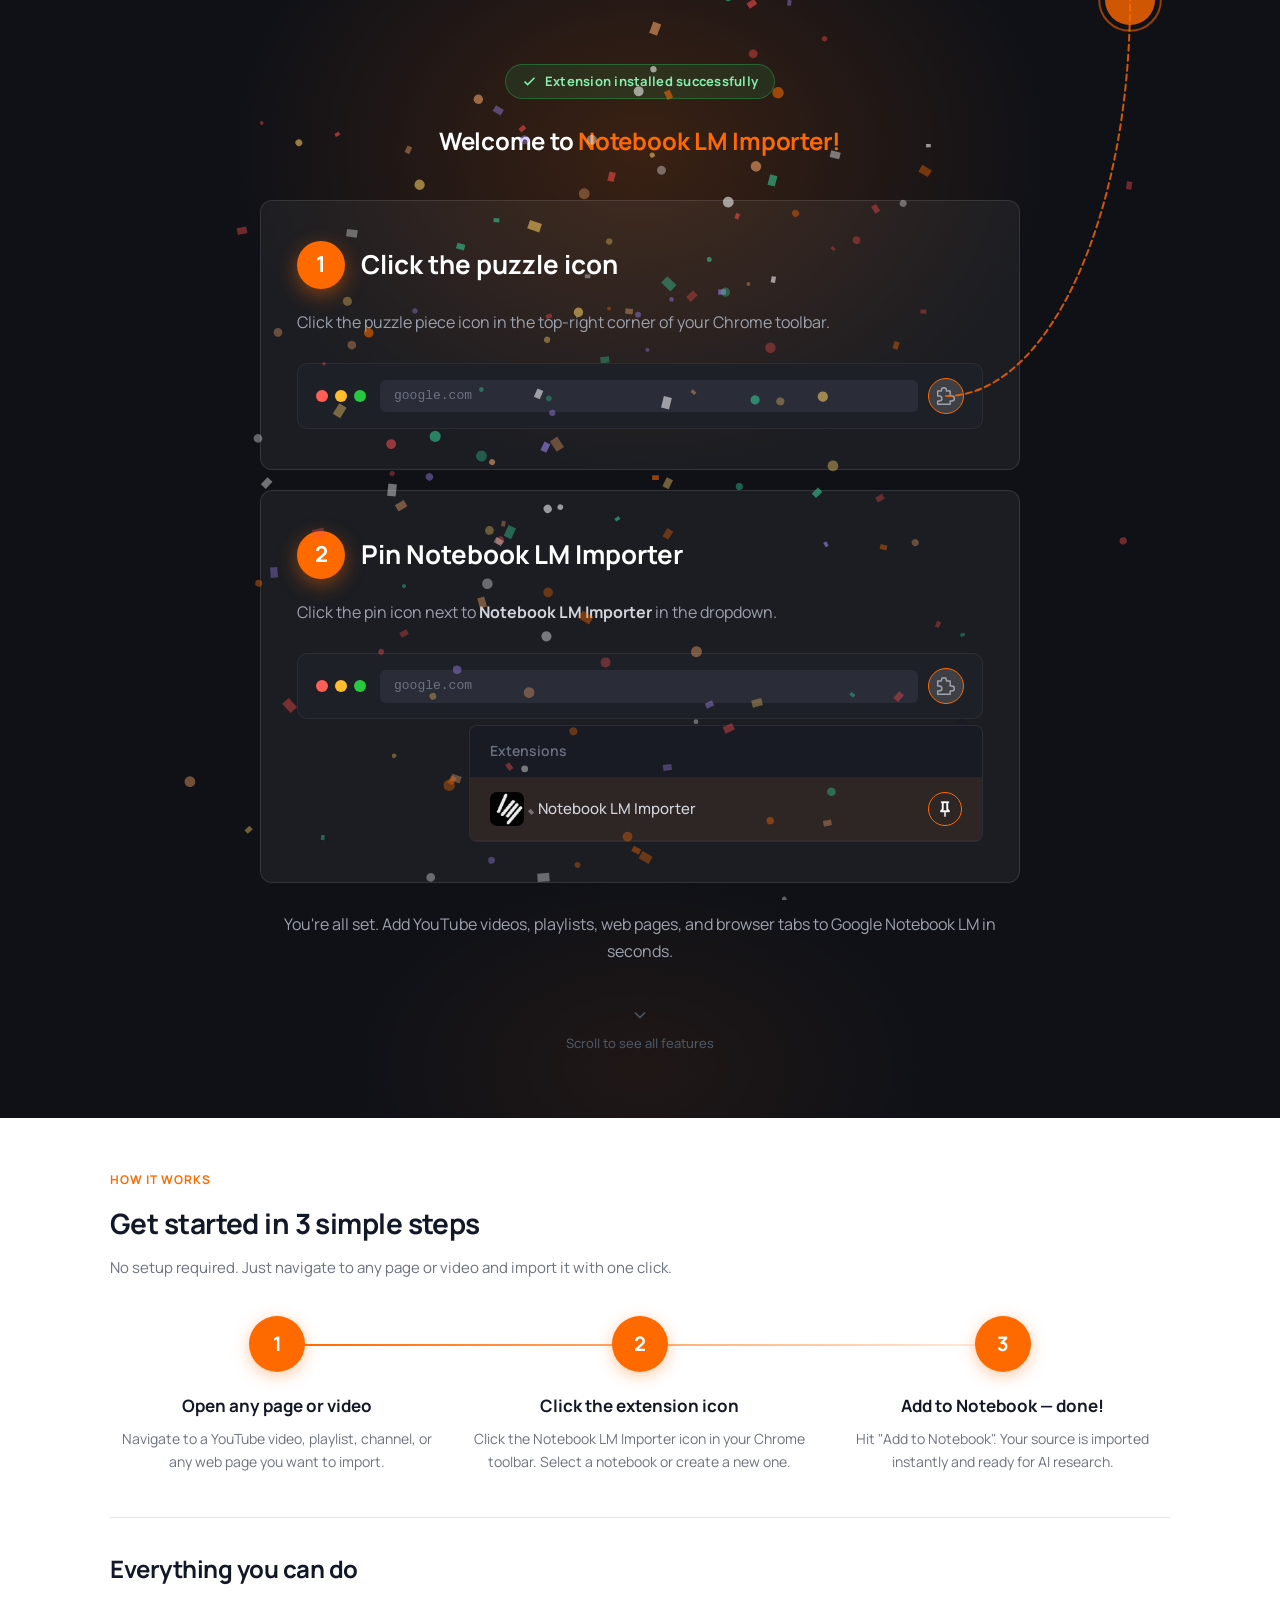
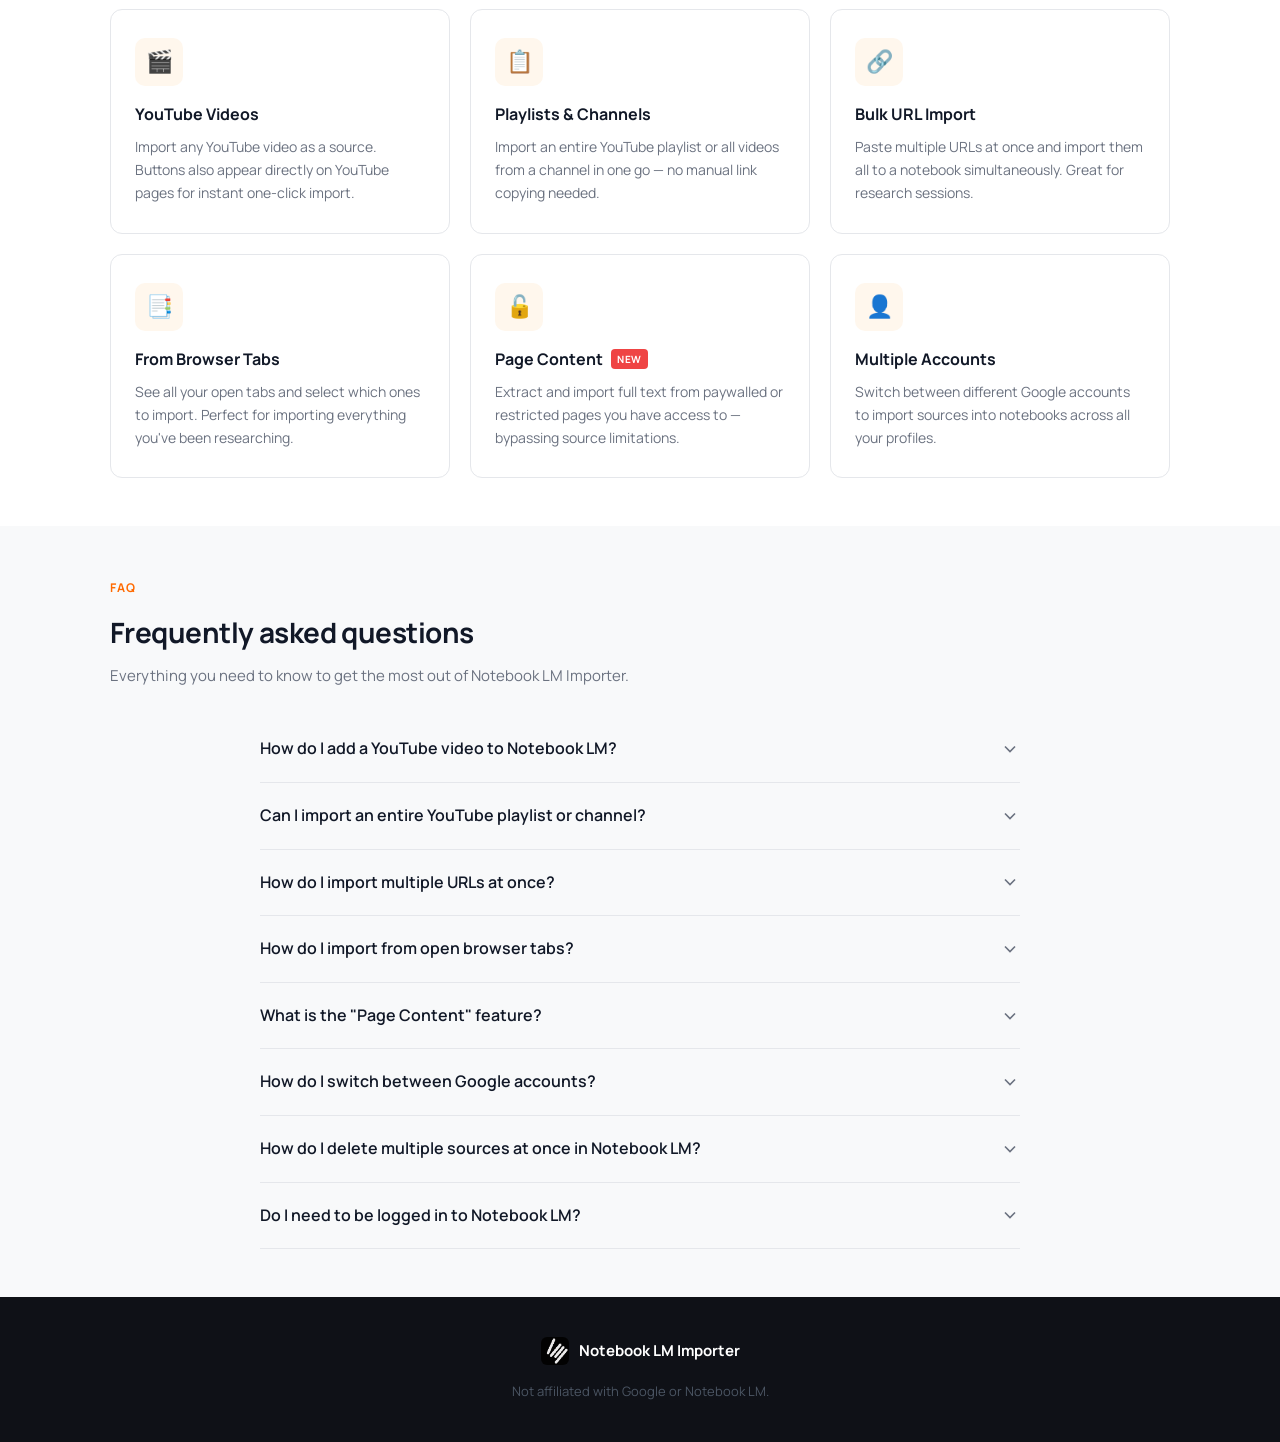
<file: welcome/en.html>
<!DOCTYPE html>
<html lang="en">
<head>
    <meta charset="UTF-8">
    <meta name="viewport" content="width=device-width, initial-scale=1.0">
    <title>Welcome to Notebook LM Importer!</title>
    <link rel="icon" href="../icons/icon48.png">
    <link rel="stylesheet" href="welcome.css">
</head>
<body>

<canvas id="confetti-canvas"></canvas>
<div class="corner-hint"><svg id="corner-arrow-svg" xmlns="http://www.w3.org/2000/svg" fill="none"></svg></div>

<section class="hero">
    <div class="hero-inner">
        <div class="success-badge">
            <svg viewBox="0 0 24 24" fill="none" stroke="currentColor" stroke-width="2.5"><polyline points="20 6 9 17 4 12"/></svg>
            Extension installed successfully
        </div>
        <h1>Welcome to <span>Notebook LM Importer!</span></h1>
        <div class="pin-section">
            <div class="pin-cards">
                <div class="pin-card">
                    <div class="pin-card-header"><div class="pin-card-num">1</div><span class="pin-card-title">Click the puzzle icon</span></div>
                    <p class="pin-card-desc">Click the puzzle piece icon in the top-right corner of your Chrome toolbar.</p>
                    <div class="chrome-bar">
                        <div class="chrome-dots"><div class="chrome-dot" style="background:#ff5f56"></div><div class="chrome-dot" style="background:#ffbd2e"></div><div class="chrome-dot" style="background:#27c93f"></div></div>
                        <div class="chrome-address">google.com</div>
                        <div class="chrome-actions"><div class="chrome-btn active"><svg xmlns="http://www.w3.org/2000/svg" width="20" height="20" viewBox="0 0 48 48"><path fill="none" stroke="currentColor" stroke-linejoin="round" stroke-width="3.5" d="M4 24V12h9v-2a6 6 0 0 1 12 0v2h9v12h4a6 6 0 0 1 0 12h-4v8H4v-8h4a6 6 0 0 0 0-12z"/></svg></div></div>
                    </div>
                </div>
                <div class="pin-card">
                    <div class="pin-card-header"><div class="pin-card-num">2</div><span class="pin-card-title">Pin Notebook LM Importer</span></div>
                    <p class="pin-card-desc">Click the pin icon next to <strong>Notebook LM Importer</strong> in the dropdown.</p>
                    <div class="chrome-bar">
                        <div class="chrome-dots"><div class="chrome-dot" style="background:#ff5f56"></div><div class="chrome-dot" style="background:#ffbd2e"></div><div class="chrome-dot" style="background:#27c93f"></div></div>
                        <div class="chrome-address">google.com</div>
                        <div class="chrome-actions"><div class="chrome-btn active"><svg xmlns="http://www.w3.org/2000/svg" width="20" height="20" viewBox="0 0 48 48"><path fill="none" stroke="currentColor" stroke-linejoin="round" stroke-width="3.5" d="M4 24V12h9v-2a6 6 0 0 1 12 0v2h9v12h4a6 6 0 0 1 0 12h-4v8H4v-8h4a6 6 0 0 0 0-12z"/></svg></div></div>
                    </div>
                    <div class="ext-popup-dropdown"><div class="ext-popup"><div class="ext-popup-head">Extensions</div><div class="ext-row active"><div class="ext-ico"><img src="../icons/icon48.png" alt=""></div><span class="ext-name">Notebook LM Importer</span><div class="pin-btn lit"><svg xmlns="http://www.w3.org/2000/svg" width="18" height="18" viewBox="0 0 24 24"><path fill="white" d="M16 12V4h1V2H7v2h1v8l-2 2v2h5.2v6h1.6v-6H18v-2zm-7.2 2l1.2-1.2V4h4v8.8l1.2 1.2z" stroke-width="0.5" stroke="white"/></svg></div></div></div></div>
                </div>
            </div>
        </div>
        <p class="hero-sub">You're all set. Add YouTube videos, playlists, web pages, and browser tabs to Google Notebook LM in seconds.</p>
        <div class="hero-scroll-hint"><svg viewBox="0 0 24 24" fill="none" stroke="currentColor" stroke-width="2"><polyline points="6 9 12 15 18 9"/></svg>Scroll to see all features</div>
    </div>
</section>

<section class="features" id="features">
    <div class="features-inner">
        <span class="section-tag">How it works</span>
        <h2 class="section-title">Get started in 3 simple steps</h2>
        <p class="section-sub">No setup required. Just navigate to any page or video and import it with one click.</p>
        <div class="steps-row">
            <div class="step"><div class="step-num">1</div><h3>Open any page or video</h3><p>Navigate to a YouTube video, playlist, channel, or any web page you want to import.</p></div>
            <div class="step"><div class="step-num">2</div><h3>Click the extension icon</h3><p>Click the Notebook LM Importer icon in your Chrome toolbar. Select a notebook or create a new one.</p></div>
            <div class="step"><div class="step-num">3</div><h3>Add to Notebook — done!</h3><p>Hit "Add to Notebook". Your source is imported instantly and ready for AI research.</p></div>
        </div>
        <hr class="features-divider">
        <h2 class="features-sub-title">Everything you can do</h2>
        <div class="cards-grid">
            <div class="feat-card"><div class="feat-icon">🎬</div><h3>YouTube Videos</h3><p>Import any YouTube video as a source. Buttons also appear directly on YouTube pages for instant one-click import.</p></div>
            <div class="feat-card"><div class="feat-icon">📋</div><h3>Playlists &amp; Channels</h3><p>Import an entire YouTube playlist or all videos from a channel in one go — no manual link copying needed.</p></div>
            <div class="feat-card"><div class="feat-icon">🔗</div><h3>Bulk URL Import</h3><p>Paste multiple URLs at once and import them all to a notebook simultaneously. Great for research sessions.</p></div>
            <div class="feat-card"><div class="feat-icon">📑</div><h3>From Browser Tabs</h3><p>See all your open tabs and select which ones to import. Perfect for importing everything you've been researching.</p></div>
            <div class="feat-card"><div class="feat-icon">🔓</div><h3>Page Content <span class="feat-new">NEW</span></h3><p>Extract and import full text from paywalled or restricted pages you have access to — bypassing source limitations.</p></div>
            <div class="feat-card"><div class="feat-icon">👤</div><h3>Multiple Accounts</h3><p>Switch between different Google accounts to import sources into notebooks across all your profiles.</p></div>
        </div>
    </div>
</section>

<section class="faq" id="faq">
    <div class="faq-inner">
        <div class="faq-header"><span class="section-tag">FAQ</span><h2 class="section-title">Frequently asked questions</h2><p class="section-sub" style="margin-bottom:0">Everything you need to know to get the most out of Notebook LM Importer.</p></div>
        <div class="faq-list">
            <div class="faq-item"><input type="checkbox" id="faq1"><label class="faq-label" for="faq1">How do I add a YouTube video to Notebook LM?<svg viewBox="0 0 24 24" fill="none" stroke="currentColor" stroke-width="2"><polyline points="6 9 12 15 18 9"/></svg></label><div class="faq-body"><p>Navigate to any YouTube video and click the Notebook LM Importer icon in your Chrome toolbar. Select the notebook you want to add it to (or create a new one), then click "Add to Notebook". Alternatively, the extension adds import buttons directly on YouTube pages — look for the orange "Add" button next to the video title.</p></div></div>
            <div class="faq-item"><input type="checkbox" id="faq2"><label class="faq-label" for="faq2">Can I import an entire YouTube playlist or channel?<svg viewBox="0 0 24 24" fill="none" stroke="currentColor" stroke-width="2"><polyline points="6 9 12 15 18 9"/></svg></label><div class="faq-body"><p>Yes! Open a YouTube playlist page or a channel page and click the extension icon. You'll see options to "Add Playlist" or "Add Channel Videos". The extension extracts all visible video URLs and imports them at once. For large channels, the first ~50 videos visible in the DOM are imported.</p></div></div>
            <div class="faq-item"><input type="checkbox" id="faq3"><label class="faq-label" for="faq3">How do I import multiple URLs at once?<svg viewBox="0 0 24 24" fill="none" stroke="currentColor" stroke-width="2"><polyline points="6 9 12 15 18 9"/></svg></label><div class="faq-body"><p>Click the extension icon and press "Bulk Import". A full-page interface opens where you can paste multiple URLs (one per line). Select a target notebook and click "Import Links". All sources are added simultaneously. You can also switch to the "From Tabs" tab to import from currently open browser tabs.</p></div></div>
            <div class="faq-item"><input type="checkbox" id="faq4"><label class="faq-label" for="faq4">How do I import from open browser tabs?<svg viewBox="0 0 24 24" fill="none" stroke="currentColor" stroke-width="2"><polyline points="6 9 12 15 18 9"/></svg></label><div class="faq-body"><p>Open the extension popup and click "Bulk Import", then switch to the "From Tabs" tab. You'll see all your currently open tabs. Check the ones you want to import, select a notebook, and click "Import Selected". This is perfect when you've been researching a topic across multiple pages.</p></div></div>
            <div class="faq-item"><input type="checkbox" id="faq5"><label class="faq-label" for="faq5">What is the "Page Content" feature?<svg viewBox="0 0 24 24" fill="none" stroke="currentColor" stroke-width="2"><polyline points="6 9 12 15 18 9"/></svg></label><div class="faq-body"><p>The Page Content feature extracts the full text of the current web page and imports it as a text source into Notebook LM. This is especially useful for paywalled articles, restricted pages, or PDFs that Notebook LM can't fetch directly on its own — as long as you have access to the page in your browser, the extension can import it.</p></div></div>
            <div class="faq-item"><input type="checkbox" id="faq6"><label class="faq-label" for="faq6">How do I switch between Google accounts?<svg viewBox="0 0 24 24" fill="none" stroke="currentColor" stroke-width="2"><polyline points="6 9 12 15 18 9"/></svg></label><div class="faq-body"><p>Click the extension icon and open Settings (gear icon at the bottom). Under "Account", select the Google account you want to use. The extension lists all Google accounts currently signed in to your browser. After switching, notebooks from the selected account will be loaded automatically.</p></div></div>
            <div class="faq-item"><input type="checkbox" id="faq7"><label class="faq-label" for="faq7">How do I delete multiple sources at once in Notebook LM?<svg viewBox="0 0 24 24" fill="none" stroke="currentColor" stroke-width="2"><polyline points="6 9 12 15 18 9"/></svg></label><div class="faq-body"><p>Enable the "Bulk Delete" feature in extension Settings. Once enabled, a delete button appears in Notebook LM whenever you select multiple sources. You can also use the "Manage Sources" tab in the Bulk Import interface to load all sources in a notebook and delete them in bulk directly from there.</p></div></div>
            <div class="faq-item"><input type="checkbox" id="faq8"><label class="faq-label" for="faq8">Do I need to be logged in to Notebook LM?<svg viewBox="0 0 24 24" fill="none" stroke="currentColor" stroke-width="2"><polyline points="6 9 12 15 18 9"/></svg></label><div class="faq-body"><p>Yes. The extension communicates directly with the Notebook LM API using your active Google session. Make sure you are logged in to <a href="https://notebooklm.google.com" target="_blank" rel="noopener">notebooklm.google.com</a> before using the extension. No passwords or tokens are stored — your existing browser session handles authentication automatically.</p></div></div>
        </div>
    </div>
</section>

<footer class="footer"><div class="footer-inner"><a href="https://importer.c-ext.com" class="footer-logo" target="_blank" rel="noopener"><img src="../icons/icon48.png" alt="Notebook LM Importer"><span>Notebook LM Importer</span></a><p class="footer-legal">Not affiliated with Google or Notebook LM.</p></div></footer>

<script src="welcome.js"></script>
</body>
</html>
</file>
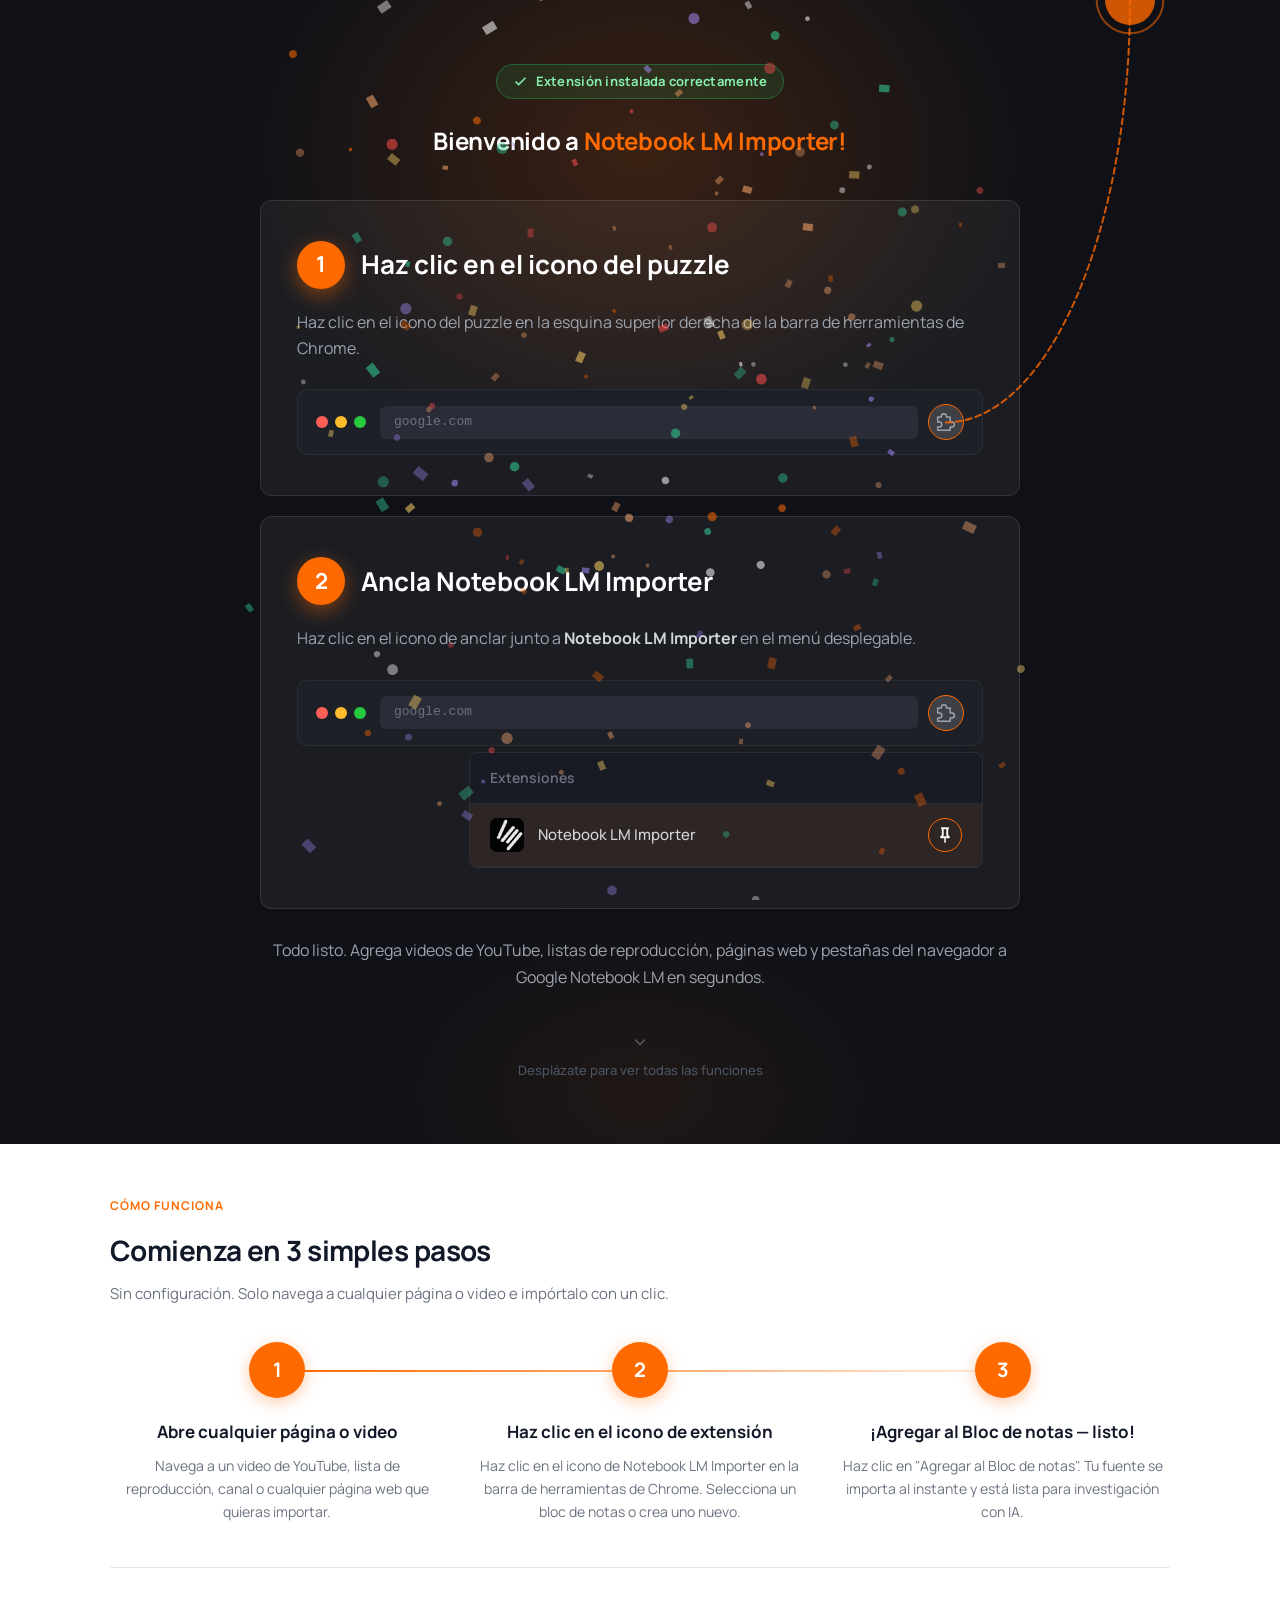
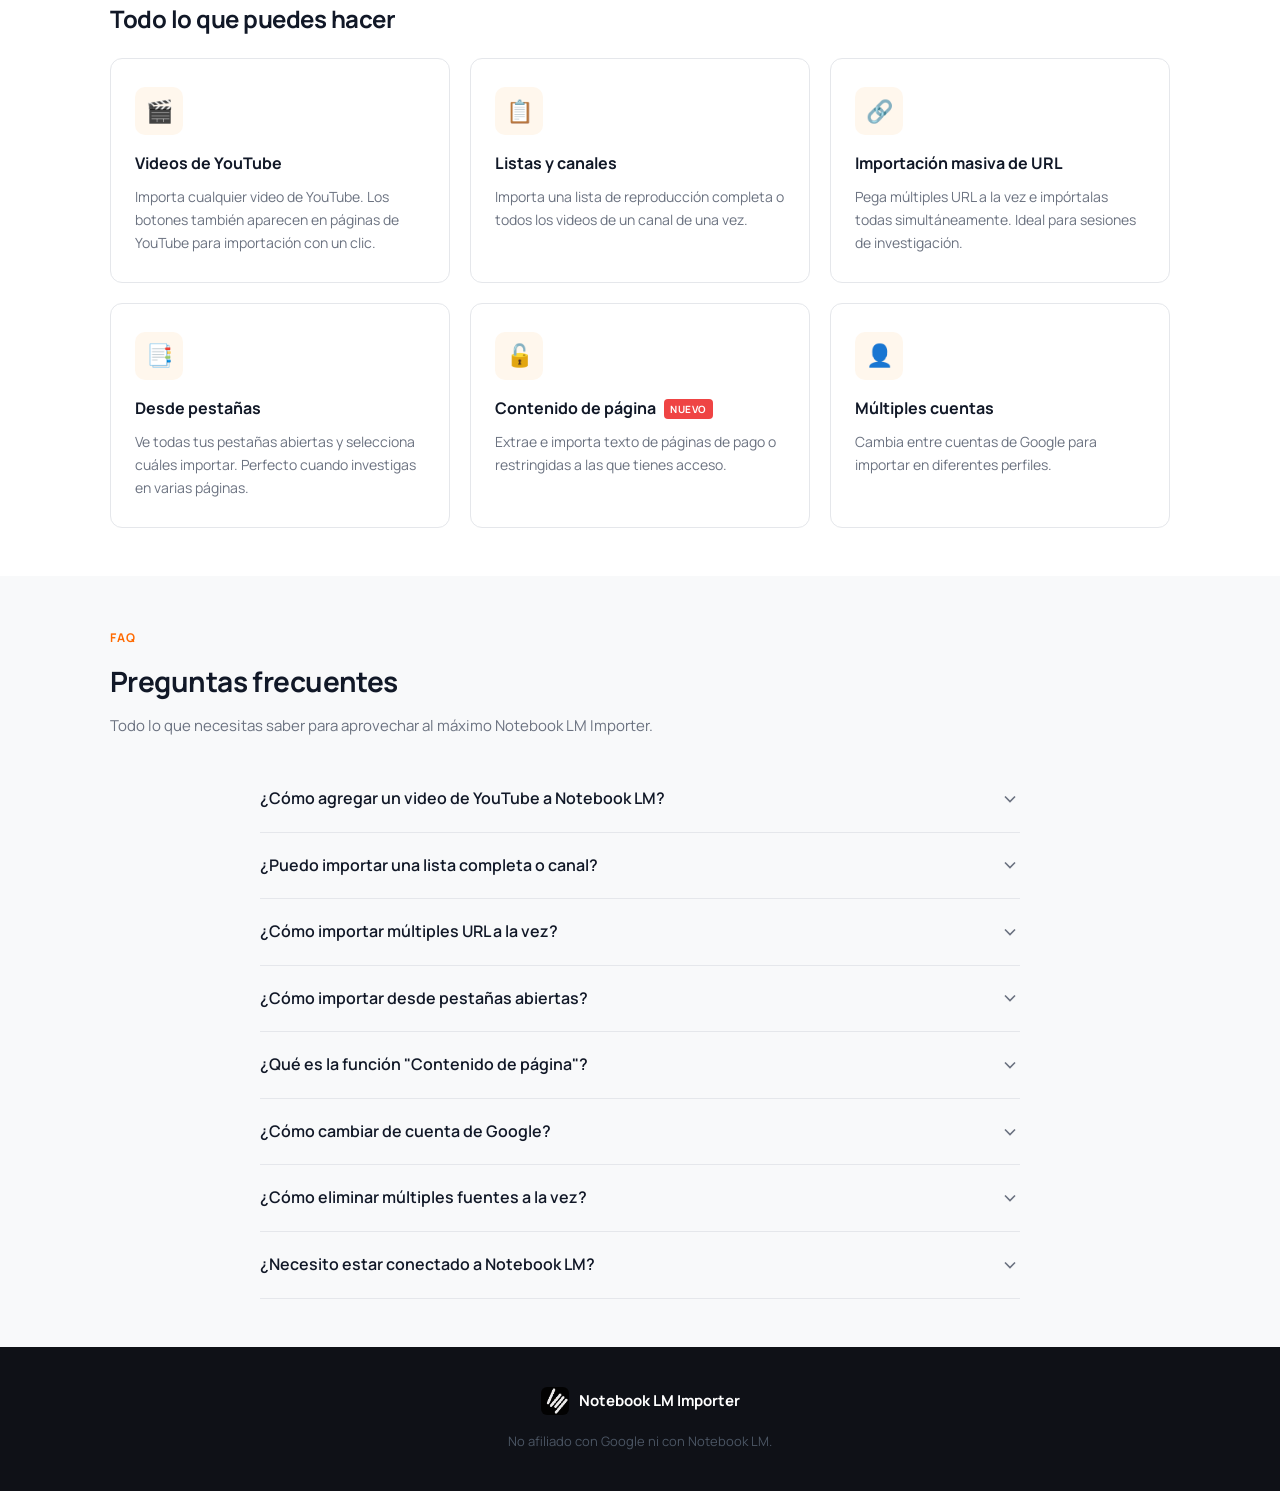
<file: welcome/es.html>
<!DOCTYPE html>
<html lang="es">
<head>
    <meta charset="UTF-8">
    <meta name="viewport" content="width=device-width, initial-scale=1.0">
    <title>¡Bienvenido a Notebook LM Importer!</title>
    <link rel="icon" href="../icons/icon48.png">
    <link rel="stylesheet" href="welcome.css">
</head>
<body>

<canvas id="confetti-canvas"></canvas>
<div class="corner-hint"><svg id="corner-arrow-svg" xmlns="http://www.w3.org/2000/svg" fill="none"></svg></div>

<section class="hero">
    <div class="hero-inner">
        <div class="success-badge"><svg viewBox="0 0 24 24" fill="none" stroke="currentColor" stroke-width="2.5"><polyline points="20 6 9 17 4 12"/></svg>Extensión instalada correctamente</div>
        <h1>Bienvenido a <span>Notebook LM Importer!</span></h1>
        <div class="pin-section">
            <div class="pin-cards">
                <div class="pin-card">
                    <div class="pin-card-header"><div class="pin-card-num">1</div><span class="pin-card-title">Haz clic en el icono del puzzle</span></div>
                    <p class="pin-card-desc">Haz clic en el icono del puzzle en la esquina superior derecha de la barra de herramientas de Chrome.</p>
                    <div class="chrome-bar">
                        <div class="chrome-dots"><div class="chrome-dot" style="background:#ff5f56"></div><div class="chrome-dot" style="background:#ffbd2e"></div><div class="chrome-dot" style="background:#27c93f"></div></div>
                        <div class="chrome-address">google.com</div>
                        <div class="chrome-actions"><div class="chrome-btn active"><svg xmlns="http://www.w3.org/2000/svg" width="20" height="20" viewBox="0 0 48 48"><path fill="none" stroke="currentColor" stroke-linejoin="round" stroke-width="3.5" d="M4 24V12h9v-2a6 6 0 0 1 12 0v2h9v12h4a6 6 0 0 1 0 12h-4v8H4v-8h4a6 6 0 0 0 0-12z"/></svg></div></div>
                    </div>
                </div>
                <div class="pin-card">
                    <div class="pin-card-header"><div class="pin-card-num">2</div><span class="pin-card-title">Ancla Notebook LM Importer</span></div>
                    <p class="pin-card-desc">Haz clic en el icono de anclar junto a <strong>Notebook LM Importer</strong> en el menú desplegable.</p>
                    <div class="chrome-bar">
                        <div class="chrome-dots"><div class="chrome-dot" style="background:#ff5f56"></div><div class="chrome-dot" style="background:#ffbd2e"></div><div class="chrome-dot" style="background:#27c93f"></div></div>
                        <div class="chrome-address">google.com</div>
                        <div class="chrome-actions"><div class="chrome-btn active"><svg xmlns="http://www.w3.org/2000/svg" width="20" height="20" viewBox="0 0 48 48"><path fill="none" stroke="currentColor" stroke-linejoin="round" stroke-width="3.5" d="M4 24V12h9v-2a6 6 0 0 1 12 0v2h9v12h4a6 6 0 0 1 0 12h-4v8H4v-8h4a6 6 0 0 0 0-12z"/></svg></div></div>
                    </div>
                    <div class="ext-popup-dropdown"><div class="ext-popup"><div class="ext-popup-head">Extensiones</div><div class="ext-row active"><div class="ext-ico"><img src="../icons/icon48.png" alt=""></div><span class="ext-name">Notebook LM Importer</span><div class="pin-btn lit"><svg xmlns="http://www.w3.org/2000/svg" width="18" height="18" viewBox="0 0 24 24"><path fill="white" d="M16 12V4h1V2H7v2h1v8l-2 2v2h5.2v6h1.6v-6H18v-2zm-7.2 2l1.2-1.2V4h4v8.8l1.2 1.2z" stroke-width="0.5" stroke="white"/></svg></div></div></div></div>
                </div>
            </div>
        </div>
        <p class="hero-sub">Todo listo. Agrega videos de YouTube, listas de reproducción, páginas web y pestañas del navegador a Google Notebook LM en segundos.</p>
        <div class="hero-scroll-hint"><svg viewBox="0 0 24 24" fill="none" stroke="currentColor" stroke-width="2"><polyline points="6 9 12 15 18 9"/></svg>Desplázate para ver todas las funciones</div>
    </div>
</section>

<section class="features" id="features">
    <div class="features-inner">
        <span class="section-tag">Cómo funciona</span>
        <h2 class="section-title">Comienza en 3 simples pasos</h2>
        <p class="section-sub">Sin configuración. Solo navega a cualquier página o video e impórtalo con un clic.</p>
        <div class="steps-row">
            <div class="step"><div class="step-num">1</div><h3>Abre cualquier página o video</h3><p>Navega a un video de YouTube, lista de reproducción, canal o cualquier página web que quieras importar.</p></div>
            <div class="step"><div class="step-num">2</div><h3>Haz clic en el icono de extensión</h3><p>Haz clic en el icono de Notebook LM Importer en la barra de herramientas de Chrome. Selecciona un bloc de notas o crea uno nuevo.</p></div>
            <div class="step"><div class="step-num">3</div><h3>¡Agregar al Bloc de notas — listo!</h3><p>Haz clic en "Agregar al Bloc de notas". Tu fuente se importa al instante y está lista para investigación con IA.</p></div>
        </div>
        <hr class="features-divider">
        <h2 class="features-sub-title">Todo lo que puedes hacer</h2>
        <div class="cards-grid">
            <div class="feat-card"><div class="feat-icon">🎬</div><h3>Videos de YouTube</h3><p>Importa cualquier video de YouTube. Los botones también aparecen en páginas de YouTube para importación con un clic.</p></div>
            <div class="feat-card"><div class="feat-icon">📋</div><h3>Listas y canales</h3><p>Importa una lista de reproducción completa o todos los videos de un canal de una vez.</p></div>
            <div class="feat-card"><div class="feat-icon">🔗</div><h3>Importación masiva de URL</h3><p>Pega múltiples URL a la vez e impórtalas todas simultáneamente. Ideal para sesiones de investigación.</p></div>
            <div class="feat-card"><div class="feat-icon">📑</div><h3>Desde pestañas</h3><p>Ve todas tus pestañas abiertas y selecciona cuáles importar. Perfecto cuando investigas en varias páginas.</p></div>
            <div class="feat-card"><div class="feat-icon">🔓</div><h3>Contenido de página <span class="feat-new">NUEVO</span></h3><p>Extrae e importa texto de páginas de pago o restringidas a las que tienes acceso.</p></div>
            <div class="feat-card"><div class="feat-icon">👤</div><h3>Múltiples cuentas</h3><p>Cambia entre cuentas de Google para importar en diferentes perfiles.</p></div>
        </div>
    </div>
</section>

<section class="faq" id="faq">
    <div class="faq-inner">
        <div class="faq-header"><span class="section-tag">FAQ</span><h2 class="section-title">Preguntas frecuentes</h2><p class="section-sub" style="margin-bottom:0">Todo lo que necesitas saber para aprovechar al máximo Notebook LM Importer.</p></div>
        <div class="faq-list">
            <div class="faq-item"><input type="checkbox" id="faq1"><label class="faq-label" for="faq1">¿Cómo agregar un video de YouTube a Notebook LM?<svg viewBox="0 0 24 24" fill="none" stroke="currentColor" stroke-width="2"><polyline points="6 9 12 15 18 9"/></svg></label><div class="faq-body"><p>Navega al video y haz clic en el icono de Notebook LM Importer en la barra de Chrome. Selecciona el bloc de notas y haz clic en "Agregar al Bloc de notas". También aparecen botones naranja en las páginas de YouTube junto al título del video.</p></div></div>
            <div class="faq-item"><input type="checkbox" id="faq2"><label class="faq-label" for="faq2">¿Puedo importar una lista completa o canal?<svg viewBox="0 0 24 24" fill="none" stroke="currentColor" stroke-width="2"><polyline points="6 9 12 15 18 9"/></svg></label><div class="faq-body"><p>¡Sí! Abre la página de la lista o canal y haz clic en el icono. Verás opciones "Agregar lista" o "Agregar videos del canal". Para canales grandes se importan los primeros ~50 videos.</p></div></div>
            <div class="faq-item"><input type="checkbox" id="faq3"><label class="faq-label" for="faq3">¿Cómo importar múltiples URL a la vez?<svg viewBox="0 0 24 24" fill="none" stroke="currentColor" stroke-width="2"><polyline points="6 9 12 15 18 9"/></svg></label><div class="faq-body"><p>Haz clic en el icono y presiona "Importación masiva". Pega múltiples URL (una por línea), selecciona un bloc de notas y haz clic en "Importar enlaces".</p></div></div>
            <div class="faq-item"><input type="checkbox" id="faq4"><label class="faq-label" for="faq4">¿Cómo importar desde pestañas abiertas?<svg viewBox="0 0 24 24" fill="none" stroke="currentColor" stroke-width="2"><polyline points="6 9 12 15 18 9"/></svg></label><div class="faq-body"><p>Abre la extensión, haz clic en "Importación masiva" y cambia a la pestaña "Desde pestañas". Marca las pestañas deseadas y haz clic en "Importar seleccionadas".</p></div></div>
            <div class="faq-item"><input type="checkbox" id="faq5"><label class="faq-label" for="faq5">¿Qué es la función "Contenido de página"?<svg viewBox="0 0 24 24" fill="none" stroke="currentColor" stroke-width="2"><polyline points="6 9 12 15 18 9"/></svg></label><div class="faq-body"><p>Extrae el texto completo de la página y lo importa como fuente de texto en Notebook LM. Útil para artículos de pago o páginas restringidas accesibles en tu navegador.</p></div></div>
            <div class="faq-item"><input type="checkbox" id="faq6"><label class="faq-label" for="faq6">¿Cómo cambiar de cuenta de Google?<svg viewBox="0 0 24 24" fill="none" stroke="currentColor" stroke-width="2"><polyline points="6 9 12 15 18 9"/></svg></label><div class="faq-body"><p>Abre la extensión y ve a Configuración (icono de engranaje). En "Cuenta" selecciona el perfil deseado. Los blocs de notas de esa cuenta se cargarán automáticamente.</p></div></div>
            <div class="faq-item"><input type="checkbox" id="faq7"><label class="faq-label" for="faq7">¿Cómo eliminar múltiples fuentes a la vez?<svg viewBox="0 0 24 24" fill="none" stroke="currentColor" stroke-width="2"><polyline points="6 9 12 15 18 9"/></svg></label><div class="faq-body"><p>Activa "Eliminación masiva" en Configuración. Aparecerá un botón de eliminar al seleccionar varias fuentes en Notebook LM.</p></div></div>
            <div class="faq-item"><input type="checkbox" id="faq8"><label class="faq-label" for="faq8">¿Necesito estar conectado a Notebook LM?<svg viewBox="0 0 24 24" fill="none" stroke="currentColor" stroke-width="2"><polyline points="6 9 12 15 18 9"/></svg></label><div class="faq-body"><p>Sí. La extensión usa tu sesión activa de Google. Asegúrate de iniciar sesión en <a href="https://notebooklm.google.com" target="_blank" rel="noopener">notebooklm.google.com</a> antes de usarla. No se almacenan contraseñas ni tokens.</p></div></div>
        </div>
    </div>
</section>

<footer class="footer"><div class="footer-inner"><a href="https://importer.c-ext.com" class="footer-logo" target="_blank" rel="noopener"><img src="../icons/icon48.png" alt="Notebook LM Importer"><span>Notebook LM Importer</span></a><p class="footer-legal">No afiliado con Google ni con Notebook LM.</p></div></footer>

<script src="welcome.js"></script>
</body>
</html>
</file>
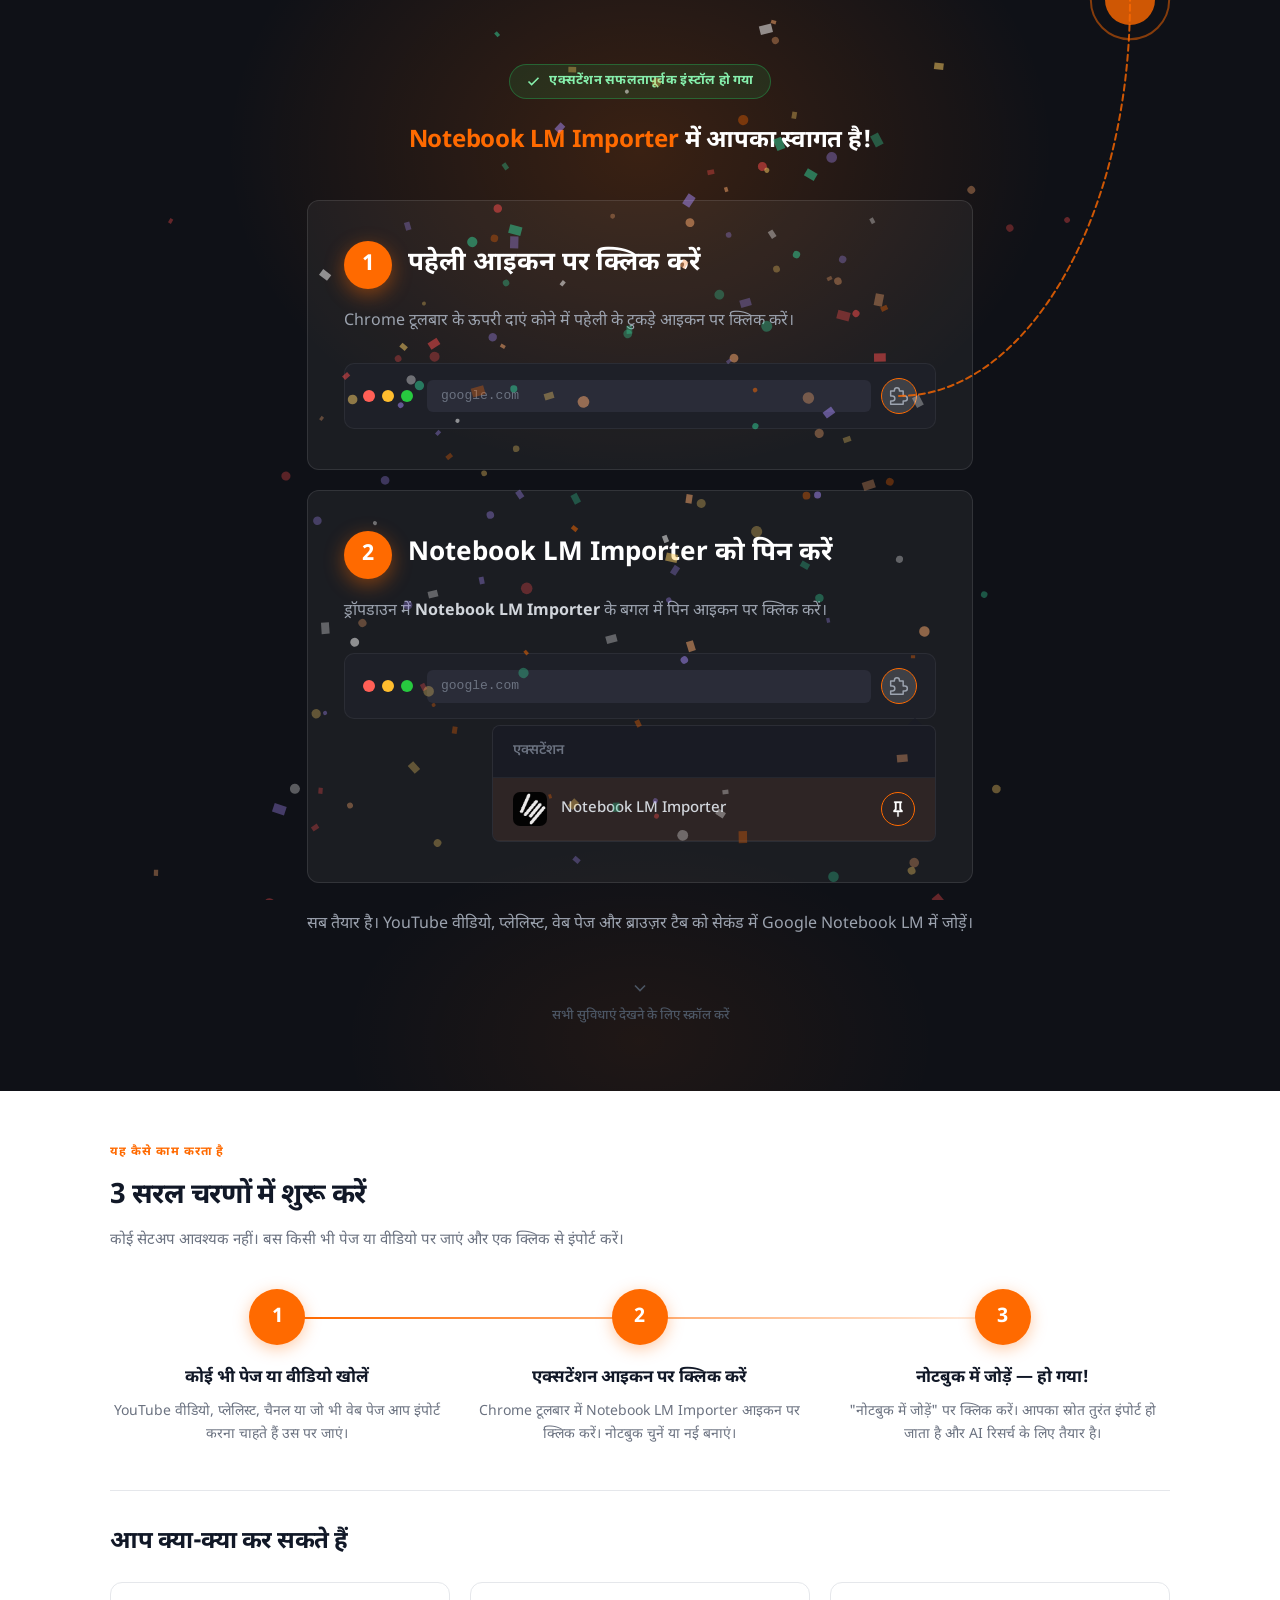
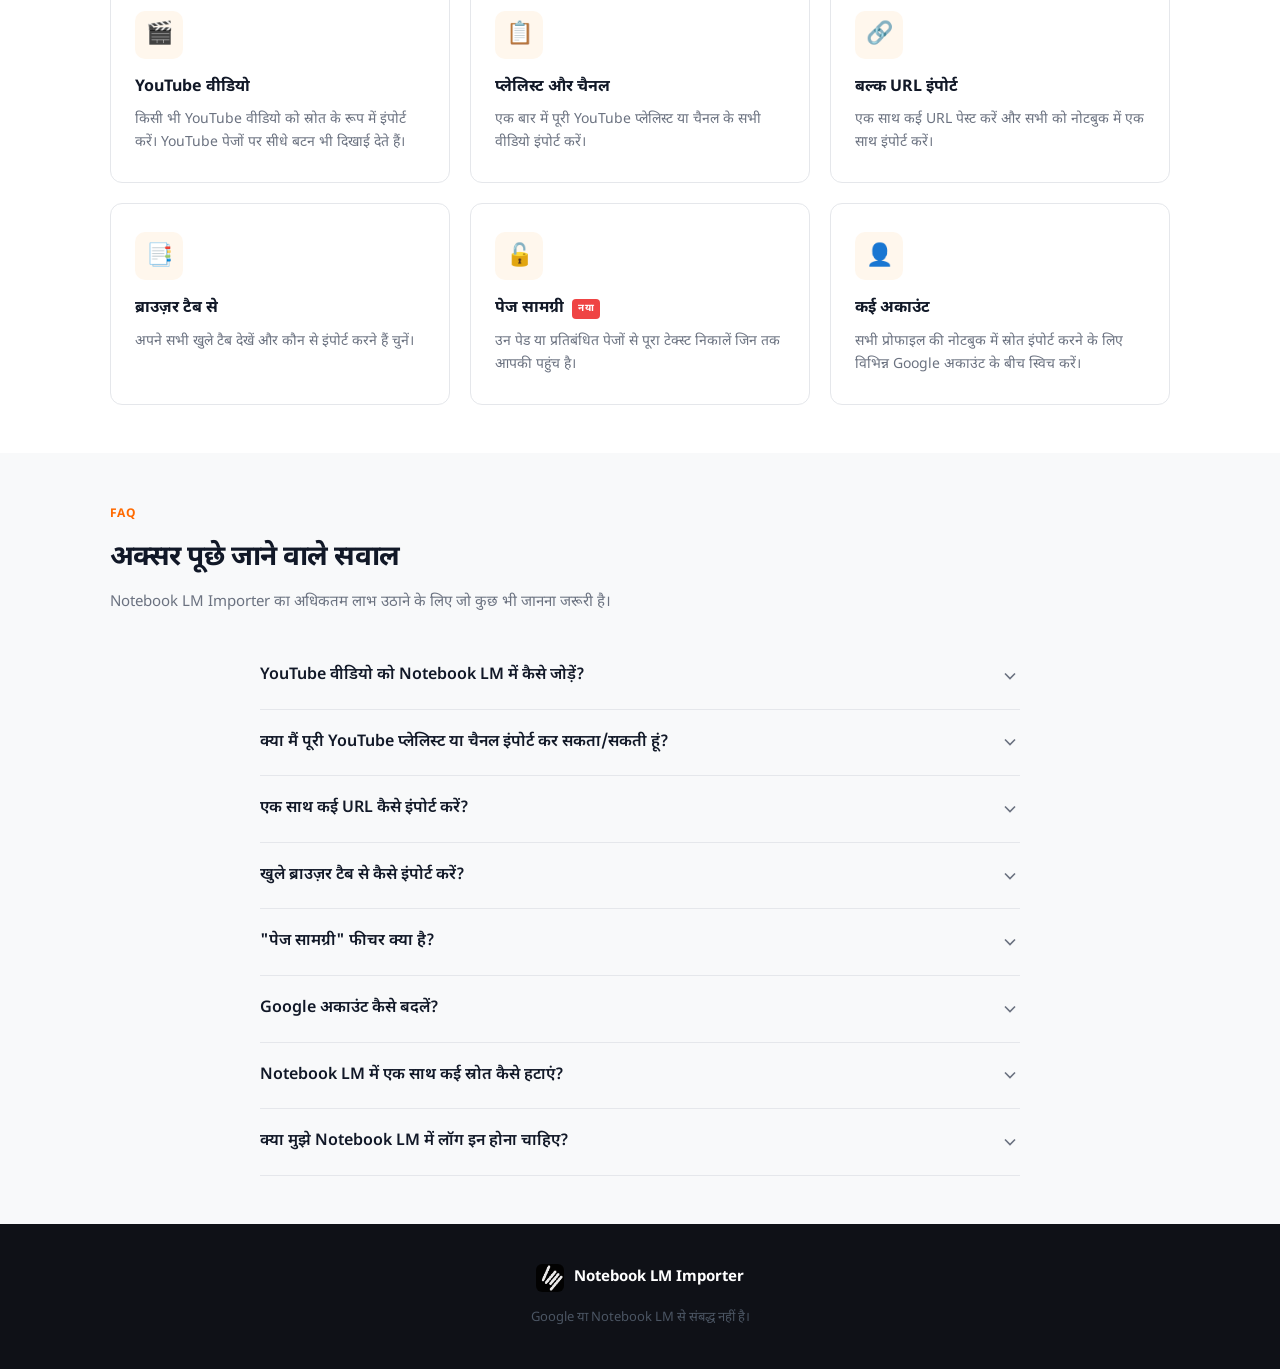
<file: welcome/hi.html>
<!DOCTYPE html>
<html lang="hi">
<head>
    <meta charset="UTF-8">
    <meta name="viewport" content="width=device-width, initial-scale=1.0">
    <title>Notebook LM Importer में आपका स्वागत है!</title>
    <link rel="icon" href="../icons/icon48.png">
    <link href="https://fonts.googleapis.com/css2?family=Noto+Sans+Devanagari:wght@400;500;600;700&display=swap" rel="stylesheet">
    <link rel="stylesheet" href="welcome.css">
    <style>body { font-family: 'Noto Sans Devanagari', 'Manrope', sans-serif; }</style>
</head>
<body>

<canvas id="confetti-canvas"></canvas>
<div class="corner-hint"><svg id="corner-arrow-svg" xmlns="http://www.w3.org/2000/svg" fill="none"></svg></div>

<section class="hero">
    <div class="hero-inner">
        <div class="success-badge"><svg viewBox="0 0 24 24" fill="none" stroke="currentColor" stroke-width="2.5"><polyline points="20 6 9 17 4 12"/></svg>एक्सटेंशन सफलतापूर्वक इंस्टॉल हो गया</div>
        <h1><span>Notebook LM Importer</span> में आपका स्वागत है!</h1>
        <div class="pin-section">
            <div class="pin-cards">
                <div class="pin-card">
                    <div class="pin-card-header"><div class="pin-card-num">1</div><span class="pin-card-title">पहेली आइकन पर क्लिक करें</span></div>
                    <p class="pin-card-desc">Chrome टूलबार के ऊपरी दाएं कोने में पहेली के टुकड़े आइकन पर क्लिक करें।</p>
                    <div class="chrome-bar">
                        <div class="chrome-dots"><div class="chrome-dot" style="background:#ff5f56"></div><div class="chrome-dot" style="background:#ffbd2e"></div><div class="chrome-dot" style="background:#27c93f"></div></div>
                        <div class="chrome-address">google.com</div>
                        <div class="chrome-actions"><div class="chrome-btn active"><svg xmlns="http://www.w3.org/2000/svg" width="20" height="20" viewBox="0 0 48 48"><path fill="none" stroke="currentColor" stroke-linejoin="round" stroke-width="3.5" d="M4 24V12h9v-2a6 6 0 0 1 12 0v2h9v12h4a6 6 0 0 1 0 12h-4v8H4v-8h4a6 6 0 0 0 0-12z"/></svg></div></div>
                    </div>
                </div>
                <div class="pin-card">
                    <div class="pin-card-header"><div class="pin-card-num">2</div><span class="pin-card-title">Notebook LM Importer को पिन करें</span></div>
                    <p class="pin-card-desc">ड्रॉपडाउन में <strong>Notebook LM Importer</strong> के बगल में पिन आइकन पर क्लिक करें।</p>
                    <div class="chrome-bar">
                        <div class="chrome-dots"><div class="chrome-dot" style="background:#ff5f56"></div><div class="chrome-dot" style="background:#ffbd2e"></div><div class="chrome-dot" style="background:#27c93f"></div></div>
                        <div class="chrome-address">google.com</div>
                        <div class="chrome-actions"><div class="chrome-btn active"><svg xmlns="http://www.w3.org/2000/svg" width="20" height="20" viewBox="0 0 48 48"><path fill="none" stroke="currentColor" stroke-linejoin="round" stroke-width="3.5" d="M4 24V12h9v-2a6 6 0 0 1 12 0v2h9v12h4a6 6 0 0 1 0 12h-4v8H4v-8h4a6 6 0 0 0 0-12z"/></svg></div></div>
                    </div>
                    <div class="ext-popup-dropdown"><div class="ext-popup"><div class="ext-popup-head">एक्सटेंशन</div><div class="ext-row active"><div class="ext-ico"><img src="../icons/icon48.png" alt=""></div><span class="ext-name">Notebook LM Importer</span><div class="pin-btn lit"><svg xmlns="http://www.w3.org/2000/svg" width="18" height="18" viewBox="0 0 24 24"><path fill="white" d="M16 12V4h1V2H7v2h1v8l-2 2v2h5.2v6h1.6v-6H18v-2zm-7.2 2l1.2-1.2V4h4v8.8l1.2 1.2z" stroke-width="0.5" stroke="white"/></svg></div></div></div></div>
                </div>
            </div>
        </div>
        <p class="hero-sub">सब तैयार है। YouTube वीडियो, प्लेलिस्ट, वेब पेज और ब्राउज़र टैब को सेकंड में Google Notebook LM में जोड़ें।</p>
        <div class="hero-scroll-hint"><svg viewBox="0 0 24 24" fill="none" stroke="currentColor" stroke-width="2"><polyline points="6 9 12 15 18 9"/></svg>सभी सुविधाएं देखने के लिए स्क्रॉल करें</div>
    </div>
</section>

<section class="features" id="features">
    <div class="features-inner">
        <span class="section-tag">यह कैसे काम करता है</span>
        <h2 class="section-title">3 सरल चरणों में शुरू करें</h2>
        <p class="section-sub">कोई सेटअप आवश्यक नहीं। बस किसी भी पेज या वीडियो पर जाएं और एक क्लिक से इंपोर्ट करें।</p>
        <div class="steps-row">
            <div class="step"><div class="step-num">1</div><h3>कोई भी पेज या वीडियो खोलें</h3><p>YouTube वीडियो, प्लेलिस्ट, चैनल या जो भी वेब पेज आप इंपोर्ट करना चाहते हैं उस पर जाएं।</p></div>
            <div class="step"><div class="step-num">2</div><h3>एक्सटेंशन आइकन पर क्लिक करें</h3><p>Chrome टूलबार में Notebook LM Importer आइकन पर क्लिक करें। नोटबुक चुनें या नई बनाएं।</p></div>
            <div class="step"><div class="step-num">3</div><h3>नोटबुक में जोड़ें — हो गया!</h3><p>"नोटबुक में जोड़ें" पर क्लिक करें। आपका स्रोत तुरंत इंपोर्ट हो जाता है और AI रिसर्च के लिए तैयार है।</p></div>
        </div>
        <hr class="features-divider">
        <h2 class="features-sub-title">आप क्या-क्या कर सकते हैं</h2>
        <div class="cards-grid">
            <div class="feat-card"><div class="feat-icon">🎬</div><h3>YouTube वीडियो</h3><p>किसी भी YouTube वीडियो को स्रोत के रूप में इंपोर्ट करें। YouTube पेजों पर सीधे बटन भी दिखाई देते हैं।</p></div>
            <div class="feat-card"><div class="feat-icon">📋</div><h3>प्लेलिस्ट और चैनल</h3><p>एक बार में पूरी YouTube प्लेलिस्ट या चैनल के सभी वीडियो इंपोर्ट करें।</p></div>
            <div class="feat-card"><div class="feat-icon">🔗</div><h3>बल्क URL इंपोर्ट</h3><p>एक साथ कई URL पेस्ट करें और सभी को नोटबुक में एक साथ इंपोर्ट करें।</p></div>
            <div class="feat-card"><div class="feat-icon">📑</div><h3>ब्राउज़र टैब से</h3><p>अपने सभी खुले टैब देखें और कौन से इंपोर्ट करने हैं चुनें।</p></div>
            <div class="feat-card"><div class="feat-icon">🔓</div><h3>पेज सामग्री <span class="feat-new">नया</span></h3><p>उन पेड या प्रतिबंधित पेजों से पूरा टेक्स्ट निकालें जिन तक आपकी पहुंच है।</p></div>
            <div class="feat-card"><div class="feat-icon">👤</div><h3>कई अकाउंट</h3><p>सभी प्रोफाइल की नोटबुक में स्रोत इंपोर्ट करने के लिए विभिन्न Google अकाउंट के बीच स्विच करें।</p></div>
        </div>
    </div>
</section>

<section class="faq" id="faq">
    <div class="faq-inner">
        <div class="faq-header"><span class="section-tag">FAQ</span><h2 class="section-title">अक्सर पूछे जाने वाले सवाल</h2><p class="section-sub" style="margin-bottom:0">Notebook LM Importer का अधिकतम लाभ उठाने के लिए जो कुछ भी जानना जरूरी है।</p></div>
        <div class="faq-list">
            <div class="faq-item"><input type="checkbox" id="faq1"><label class="faq-label" for="faq1">YouTube वीडियो को Notebook LM में कैसे जोड़ें?<svg viewBox="0 0 24 24" fill="none" stroke="currentColor" stroke-width="2"><polyline points="6 9 12 15 18 9"/></svg></label><div class="faq-body"><p>किसी भी YouTube वीडियो पर जाएं और Chrome टूलबार में Notebook LM Importer आइकन पर क्लिक करें। नोटबुक चुनें और "नोटबुक में जोड़ें" पर क्लिक करें। YouTube पेजों पर वीडियो शीर्षक के पास नारंगी "जोड़ें" बटन भी दिखाई देता है।</p></div></div>
            <div class="faq-item"><input type="checkbox" id="faq2"><label class="faq-label" for="faq2">क्या मैं पूरी YouTube प्लेलिस्ट या चैनल इंपोर्ट कर सकता/सकती हूं?<svg viewBox="0 0 24 24" fill="none" stroke="currentColor" stroke-width="2"><polyline points="6 9 12 15 18 9"/></svg></label><div class="faq-body"><p>हां! प्लेलिस्ट या चैनल पेज खोलें और एक्सटेंशन आइकन पर क्लिक करें। आपको "प्लेलिस्ट जोड़ें" या "चैनल वीडियो जोड़ें" विकल्प दिखेंगे। बड़े चैनलों के लिए पहले ~50 वीडियो इंपोर्ट होते हैं।</p></div></div>
            <div class="faq-item"><input type="checkbox" id="faq3"><label class="faq-label" for="faq3">एक साथ कई URL कैसे इंपोर्ट करें?<svg viewBox="0 0 24 24" fill="none" stroke="currentColor" stroke-width="2"><polyline points="6 9 12 15 18 9"/></svg></label><div class="faq-body"><p>एक्सटेंशन आइकन पर क्लिक करें और "बल्क इंपोर्ट" दबाएं। कई URL पेस्ट करें (एक प्रति पंक्ति), नोटबुक चुनें और "लिंक इंपोर्ट करें" पर क्लिक करें।</p></div></div>
            <div class="faq-item"><input type="checkbox" id="faq4"><label class="faq-label" for="faq4">खुले ब्राउज़र टैब से कैसे इंपोर्ट करें?<svg viewBox="0 0 24 24" fill="none" stroke="currentColor" stroke-width="2"><polyline points="6 9 12 15 18 9"/></svg></label><div class="faq-body"><p>एक्सटेंशन पॉपअप खोलें, "बल्क इंपोर्ट" पर क्लिक करें और "टैब से" टैब पर जाएं। इंपोर्ट करने वाले टैब चुनें और "चयनित इंपोर्ट करें" पर क्लिक करें।</p></div></div>
            <div class="faq-item"><input type="checkbox" id="faq5"><label class="faq-label" for="faq5">"पेज सामग्री" फीचर क्या है?<svg viewBox="0 0 24 24" fill="none" stroke="currentColor" stroke-width="2"><polyline points="6 9 12 15 18 9"/></svg></label><div class="faq-body"><p>यह वर्तमान वेब पेज का पूरा टेक्स्ट निकालकर Notebook LM में टेक्स्ट स्रोत के रूप में इंपोर्ट करता है। पेड आर्टिकल या प्रतिबंधित पेजों के लिए विशेष रूप से उपयोगी है।</p></div></div>
            <div class="faq-item"><input type="checkbox" id="faq6"><label class="faq-label" for="faq6">Google अकाउंट कैसे बदलें?<svg viewBox="0 0 24 24" fill="none" stroke="currentColor" stroke-width="2"><polyline points="6 9 12 15 18 9"/></svg></label><div class="faq-body"><p>एक्सटेंशन आइकन पर क्लिक करें और सेटिंग्स (गियर आइकन) खोलें। "अकाउंट" के तहत वांछित Google अकाउंट चुनें।</p></div></div>
            <div class="faq-item"><input type="checkbox" id="faq7"><label class="faq-label" for="faq7">Notebook LM में एक साथ कई स्रोत कैसे हटाएं?<svg viewBox="0 0 24 24" fill="none" stroke="currentColor" stroke-width="2"><polyline points="6 9 12 15 18 9"/></svg></label><div class="faq-body"><p>एक्सटेंशन सेटिंग्स में "बल्क डिलीट" सक्षम करें। कई स्रोत चुनने पर डिलीट बटन दिखाई देगा।</p></div></div>
            <div class="faq-item"><input type="checkbox" id="faq8"><label class="faq-label" for="faq8">क्या मुझे Notebook LM में लॉग इन होना चाहिए?<svg viewBox="0 0 24 24" fill="none" stroke="currentColor" stroke-width="2"><polyline points="6 9 12 15 18 9"/></svg></label><div class="faq-body"><p>हां। एक्सटेंशन आपके सक्रिय Google सत्र का उपयोग करके Notebook LM API से संवाद करता है। उपयोग से पहले <a href="https://notebooklm.google.com" target="_blank" rel="noopener">notebooklm.google.com</a> पर लॉग इन होना सुनिश्चित करें।</p></div></div>
        </div>
    </div>
</section>

<footer class="footer"><div class="footer-inner"><a href="https://importer.c-ext.com" class="footer-logo" target="_blank" rel="noopener"><img src="../icons/icon48.png" alt="Notebook LM Importer"><span>Notebook LM Importer</span></a><p class="footer-legal">Google या Notebook LM से संबद्ध नहीं है।</p></div></footer>

<script src="welcome.js"></script>
</body>
</html>
</file>
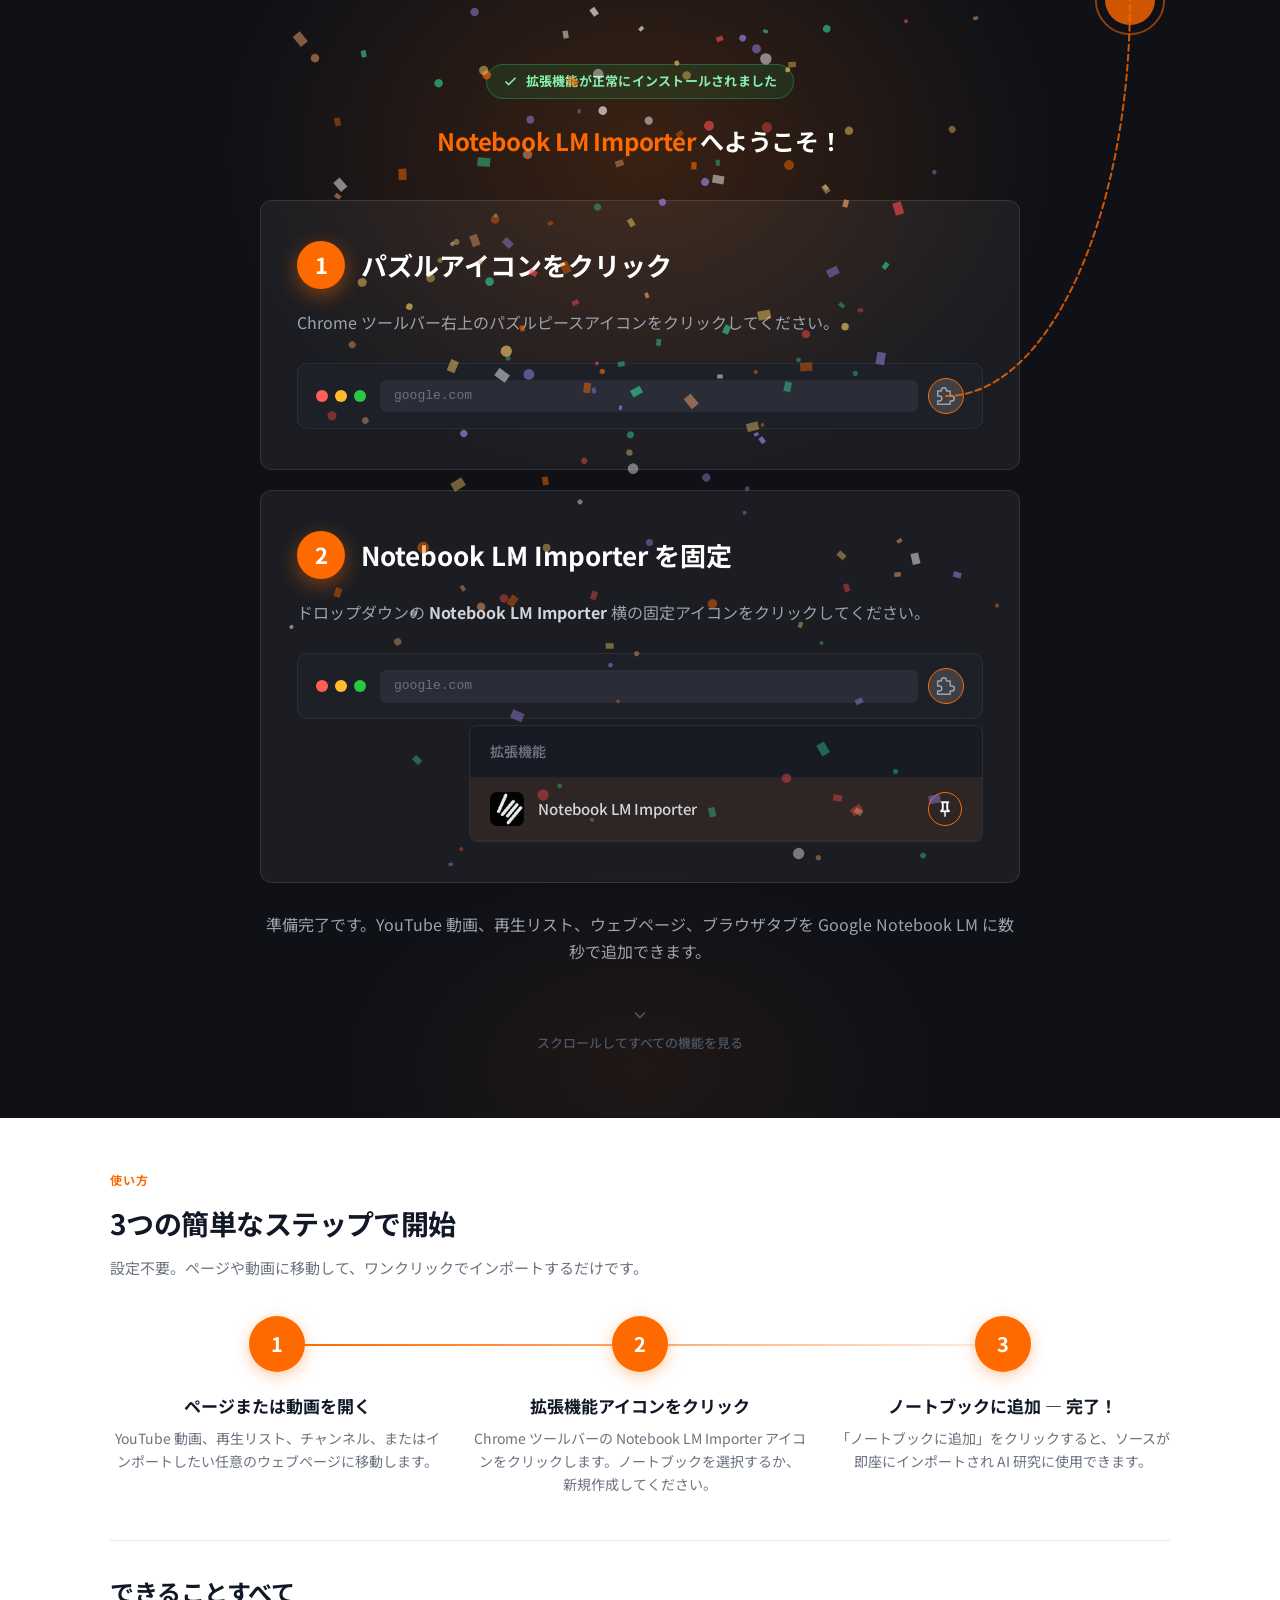
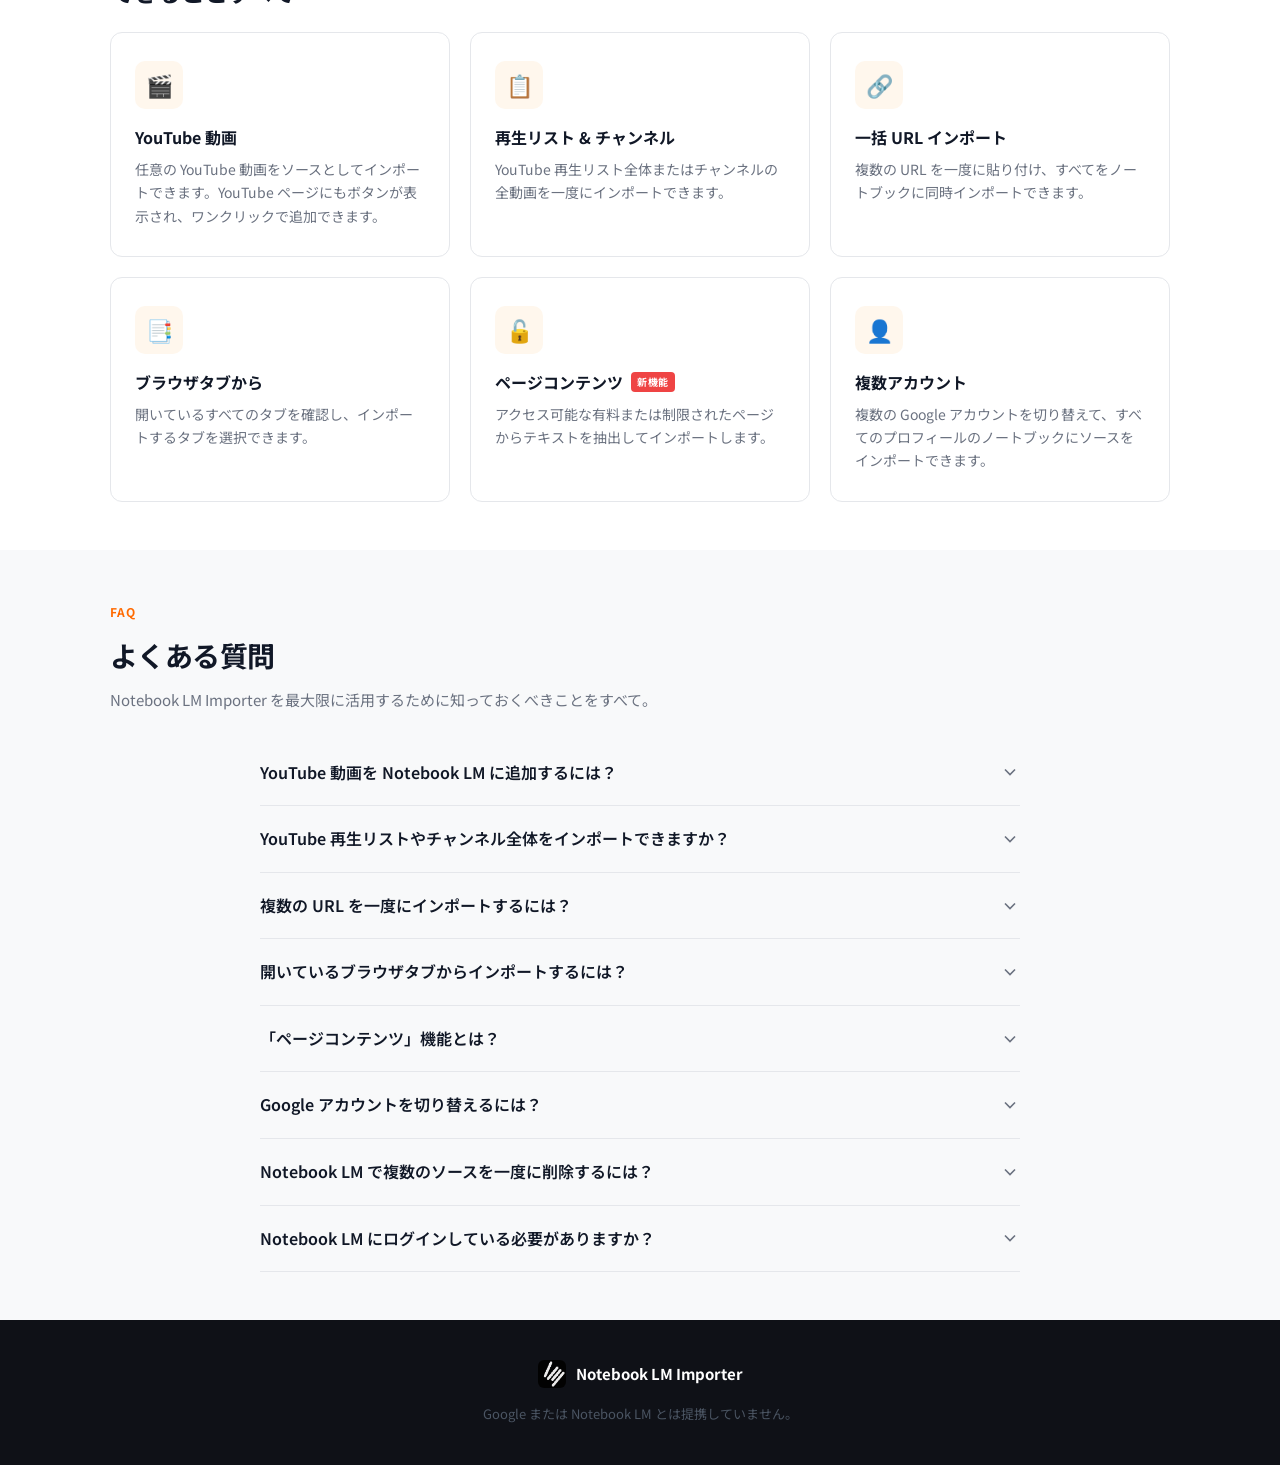
<file: welcome/ja.html>
<!DOCTYPE html>
<html lang="ja">
<head>
    <meta charset="UTF-8">
    <meta name="viewport" content="width=device-width, initial-scale=1.0">
    <title>Notebook LM Importer へようこそ！</title>
    <link rel="icon" href="../icons/icon48.png">
    <link href="https://fonts.googleapis.com/css2?family=Noto+Sans+JP:wght@400;500;600;700&display=swap" rel="stylesheet">
    <link rel="stylesheet" href="welcome.css">
    <style>body { font-family: 'Noto Sans JP', 'Manrope', sans-serif; }</style>
</head>
<body>

<canvas id="confetti-canvas"></canvas>
<div class="corner-hint"><svg id="corner-arrow-svg" xmlns="http://www.w3.org/2000/svg" fill="none"></svg></div>

<section class="hero">
    <div class="hero-inner">
        <div class="success-badge"><svg viewBox="0 0 24 24" fill="none" stroke="currentColor" stroke-width="2.5"><polyline points="20 6 9 17 4 12"/></svg>拡張機能が正常にインストールされました</div>
        <h1><span>Notebook LM Importer</span> へようこそ！</h1>
        <div class="pin-section">
            <div class="pin-cards">
                <div class="pin-card">
                    <div class="pin-card-header"><div class="pin-card-num">1</div><span class="pin-card-title">パズルアイコンをクリック</span></div>
                    <p class="pin-card-desc">Chrome ツールバー右上のパズルピースアイコンをクリックしてください。</p>
                    <div class="chrome-bar">
                        <div class="chrome-dots"><div class="chrome-dot" style="background:#ff5f56"></div><div class="chrome-dot" style="background:#ffbd2e"></div><div class="chrome-dot" style="background:#27c93f"></div></div>
                        <div class="chrome-address">google.com</div>
                        <div class="chrome-actions"><div class="chrome-btn active"><svg xmlns="http://www.w3.org/2000/svg" width="20" height="20" viewBox="0 0 48 48"><path fill="none" stroke="currentColor" stroke-linejoin="round" stroke-width="3.5" d="M4 24V12h9v-2a6 6 0 0 1 12 0v2h9v12h4a6 6 0 0 1 0 12h-4v8H4v-8h4a6 6 0 0 0 0-12z"/></svg></div></div>
                    </div>
                </div>
                <div class="pin-card">
                    <div class="pin-card-header"><div class="pin-card-num">2</div><span class="pin-card-title">Notebook LM Importer を固定</span></div>
                    <p class="pin-card-desc">ドロップダウンの <strong>Notebook LM Importer</strong> 横の固定アイコンをクリックしてください。</p>
                    <div class="chrome-bar">
                        <div class="chrome-dots"><div class="chrome-dot" style="background:#ff5f56"></div><div class="chrome-dot" style="background:#ffbd2e"></div><div class="chrome-dot" style="background:#27c93f"></div></div>
                        <div class="chrome-address">google.com</div>
                        <div class="chrome-actions"><div class="chrome-btn active"><svg xmlns="http://www.w3.org/2000/svg" width="20" height="20" viewBox="0 0 48 48"><path fill="none" stroke="currentColor" stroke-linejoin="round" stroke-width="3.5" d="M4 24V12h9v-2a6 6 0 0 1 12 0v2h9v12h4a6 6 0 0 1 0 12h-4v8H4v-8h4a6 6 0 0 0 0-12z"/></svg></div></div>
                    </div>
                    <div class="ext-popup-dropdown"><div class="ext-popup"><div class="ext-popup-head">拡張機能</div><div class="ext-row active"><div class="ext-ico"><img src="../icons/icon48.png" alt=""></div><span class="ext-name">Notebook LM Importer</span><div class="pin-btn lit"><svg xmlns="http://www.w3.org/2000/svg" width="18" height="18" viewBox="0 0 24 24"><path fill="white" d="M16 12V4h1V2H7v2h1v8l-2 2v2h5.2v6h1.6v-6H18v-2zm-7.2 2l1.2-1.2V4h4v8.8l1.2 1.2z" stroke-width="0.5" stroke="white"/></svg></div></div></div></div>
                </div>
            </div>
        </div>
        <p class="hero-sub">準備完了です。YouTube 動画、再生リスト、ウェブページ、ブラウザタブを Google Notebook LM に数秒で追加できます。</p>
        <div class="hero-scroll-hint"><svg viewBox="0 0 24 24" fill="none" stroke="currentColor" stroke-width="2"><polyline points="6 9 12 15 18 9"/></svg>スクロールしてすべての機能を見る</div>
    </div>
</section>

<section class="features" id="features">
    <div class="features-inner">
        <span class="section-tag">使い方</span>
        <h2 class="section-title">3つの簡単なステップで開始</h2>
        <p class="section-sub">設定不要。ページや動画に移動して、ワンクリックでインポートするだけです。</p>
        <div class="steps-row">
            <div class="step"><div class="step-num">1</div><h3>ページまたは動画を開く</h3><p>YouTube 動画、再生リスト、チャンネル、またはインポートしたい任意のウェブページに移動します。</p></div>
            <div class="step"><div class="step-num">2</div><h3>拡張機能アイコンをクリック</h3><p>Chrome ツールバーの Notebook LM Importer アイコンをクリックします。ノートブックを選択するか、新規作成してください。</p></div>
            <div class="step"><div class="step-num">3</div><h3>ノートブックに追加 — 完了！</h3><p>「ノートブックに追加」をクリックすると、ソースが即座にインポートされ AI 研究に使用できます。</p></div>
        </div>
        <hr class="features-divider">
        <h2 class="features-sub-title">できることすべて</h2>
        <div class="cards-grid">
            <div class="feat-card"><div class="feat-icon">🎬</div><h3>YouTube 動画</h3><p>任意の YouTube 動画をソースとしてインポートできます。YouTube ページにもボタンが表示され、ワンクリックで追加できます。</p></div>
            <div class="feat-card"><div class="feat-icon">📋</div><h3>再生リスト &amp; チャンネル</h3><p>YouTube 再生リスト全体またはチャンネルの全動画を一度にインポートできます。</p></div>
            <div class="feat-card"><div class="feat-icon">🔗</div><h3>一括 URL インポート</h3><p>複数の URL を一度に貼り付け、すべてをノートブックに同時インポートできます。</p></div>
            <div class="feat-card"><div class="feat-icon">📑</div><h3>ブラウザタブから</h3><p>開いているすべてのタブを確認し、インポートするタブを選択できます。</p></div>
            <div class="feat-card"><div class="feat-icon">🔓</div><h3>ページコンテンツ <span class="feat-new">新機能</span></h3><p>アクセス可能な有料または制限されたページからテキストを抽出してインポートします。</p></div>
            <div class="feat-card"><div class="feat-icon">👤</div><h3>複数アカウント</h3><p>複数の Google アカウントを切り替えて、すべてのプロフィールのノートブックにソースをインポートできます。</p></div>
        </div>
    </div>
</section>

<section class="faq" id="faq">
    <div class="faq-inner">
        <div class="faq-header"><span class="section-tag">FAQ</span><h2 class="section-title">よくある質問</h2><p class="section-sub" style="margin-bottom:0">Notebook LM Importer を最大限に活用するために知っておくべきことをすべて。</p></div>
        <div class="faq-list">
            <div class="faq-item"><input type="checkbox" id="faq1"><label class="faq-label" for="faq1">YouTube 動画を Notebook LM に追加するには？<svg viewBox="0 0 24 24" fill="none" stroke="currentColor" stroke-width="2"><polyline points="6 9 12 15 18 9"/></svg></label><div class="faq-body"><p>YouTube 動画に移動し、Chrome ツールバーの Notebook LM Importer アイコンをクリックします。追加するノートブックを選択し「ノートブックに追加」をクリックします。YouTube ページのビデオタイトル横にオレンジ色の「追加」ボタンも表示されます。</p></div></div>
            <div class="faq-item"><input type="checkbox" id="faq2"><label class="faq-label" for="faq2">YouTube 再生リストやチャンネル全体をインポートできますか？<svg viewBox="0 0 24 24" fill="none" stroke="currentColor" stroke-width="2"><polyline points="6 9 12 15 18 9"/></svg></label><div class="faq-body"><p>はい！再生リストまたはチャンネルページを開いて拡張機能アイコンをクリックします。「再生リストを追加」または「チャンネル動画を追加」オプションが表示されます。大きなチャンネルは最初の約50本の動画がインポートされます。</p></div></div>
            <div class="faq-item"><input type="checkbox" id="faq3"><label class="faq-label" for="faq3">複数の URL を一度にインポートするには？<svg viewBox="0 0 24 24" fill="none" stroke="currentColor" stroke-width="2"><polyline points="6 9 12 15 18 9"/></svg></label><div class="faq-body"><p>拡張機能アイコンをクリックし「一括インポート」を押します。複数の URL（1行に1つ）を貼り付け、ノートブックを選択して「リンクをインポート」をクリックします。</p></div></div>
            <div class="faq-item"><input type="checkbox" id="faq4"><label class="faq-label" for="faq4">開いているブラウザタブからインポートするには？<svg viewBox="0 0 24 24" fill="none" stroke="currentColor" stroke-width="2"><polyline points="6 9 12 15 18 9"/></svg></label><div class="faq-body"><p>拡張機能ポップアップを開き「一括インポート」をクリックして「タブから」タブに切り替えます。インポートするタブを選択し「選択をインポート」をクリックします。</p></div></div>
            <div class="faq-item"><input type="checkbox" id="faq5"><label class="faq-label" for="faq5">「ページコンテンツ」機能とは？<svg viewBox="0 0 24 24" fill="none" stroke="currentColor" stroke-width="2"><polyline points="6 9 12 15 18 9"/></svg></label><div class="faq-body"><p>現在のウェブページのテキスト全体を抽出し、Notebook LM にテキストソースとしてインポートします。有料記事や制限されたページに特に便利です。</p></div></div>
            <div class="faq-item"><input type="checkbox" id="faq6"><label class="faq-label" for="faq6">Google アカウントを切り替えるには？<svg viewBox="0 0 24 24" fill="none" stroke="currentColor" stroke-width="2"><polyline points="6 9 12 15 18 9"/></svg></label><div class="faq-body"><p>拡張機能アイコンをクリックし、設定（歯車アイコン）を開きます。「アカウント」で使用したい Google アカウントを選択します。</p></div></div>
            <div class="faq-item"><input type="checkbox" id="faq7"><label class="faq-label" for="faq7">Notebook LM で複数のソースを一度に削除するには？<svg viewBox="0 0 24 24" fill="none" stroke="currentColor" stroke-width="2"><polyline points="6 9 12 15 18 9"/></svg></label><div class="faq-body"><p>拡張機能の設定で「一括削除」を有効にします。複数のソースを選択すると削除ボタンが表示されます。</p></div></div>
            <div class="faq-item"><input type="checkbox" id="faq8"><label class="faq-label" for="faq8">Notebook LM にログインしている必要がありますか？<svg viewBox="0 0 24 24" fill="none" stroke="currentColor" stroke-width="2"><polyline points="6 9 12 15 18 9"/></svg></label><div class="faq-body"><p>はい。拡張機能はアクティブな Google セッションを使用して Notebook LM API と通信します。使用前に <a href="https://notebooklm.google.com" target="_blank" rel="noopener">notebooklm.google.com</a> にログインしていることを確認してください。</p></div></div>
        </div>
    </div>
</section>

<footer class="footer"><div class="footer-inner"><a href="https://importer.c-ext.com" class="footer-logo" target="_blank" rel="noopener"><img src="../icons/icon48.png" alt="Notebook LM Importer"><span>Notebook LM Importer</span></a><p class="footer-legal">Google または Notebook LM とは提携していません。</p></div></footer>

<script src="welcome.js"></script>
</body>
</html>
</file>
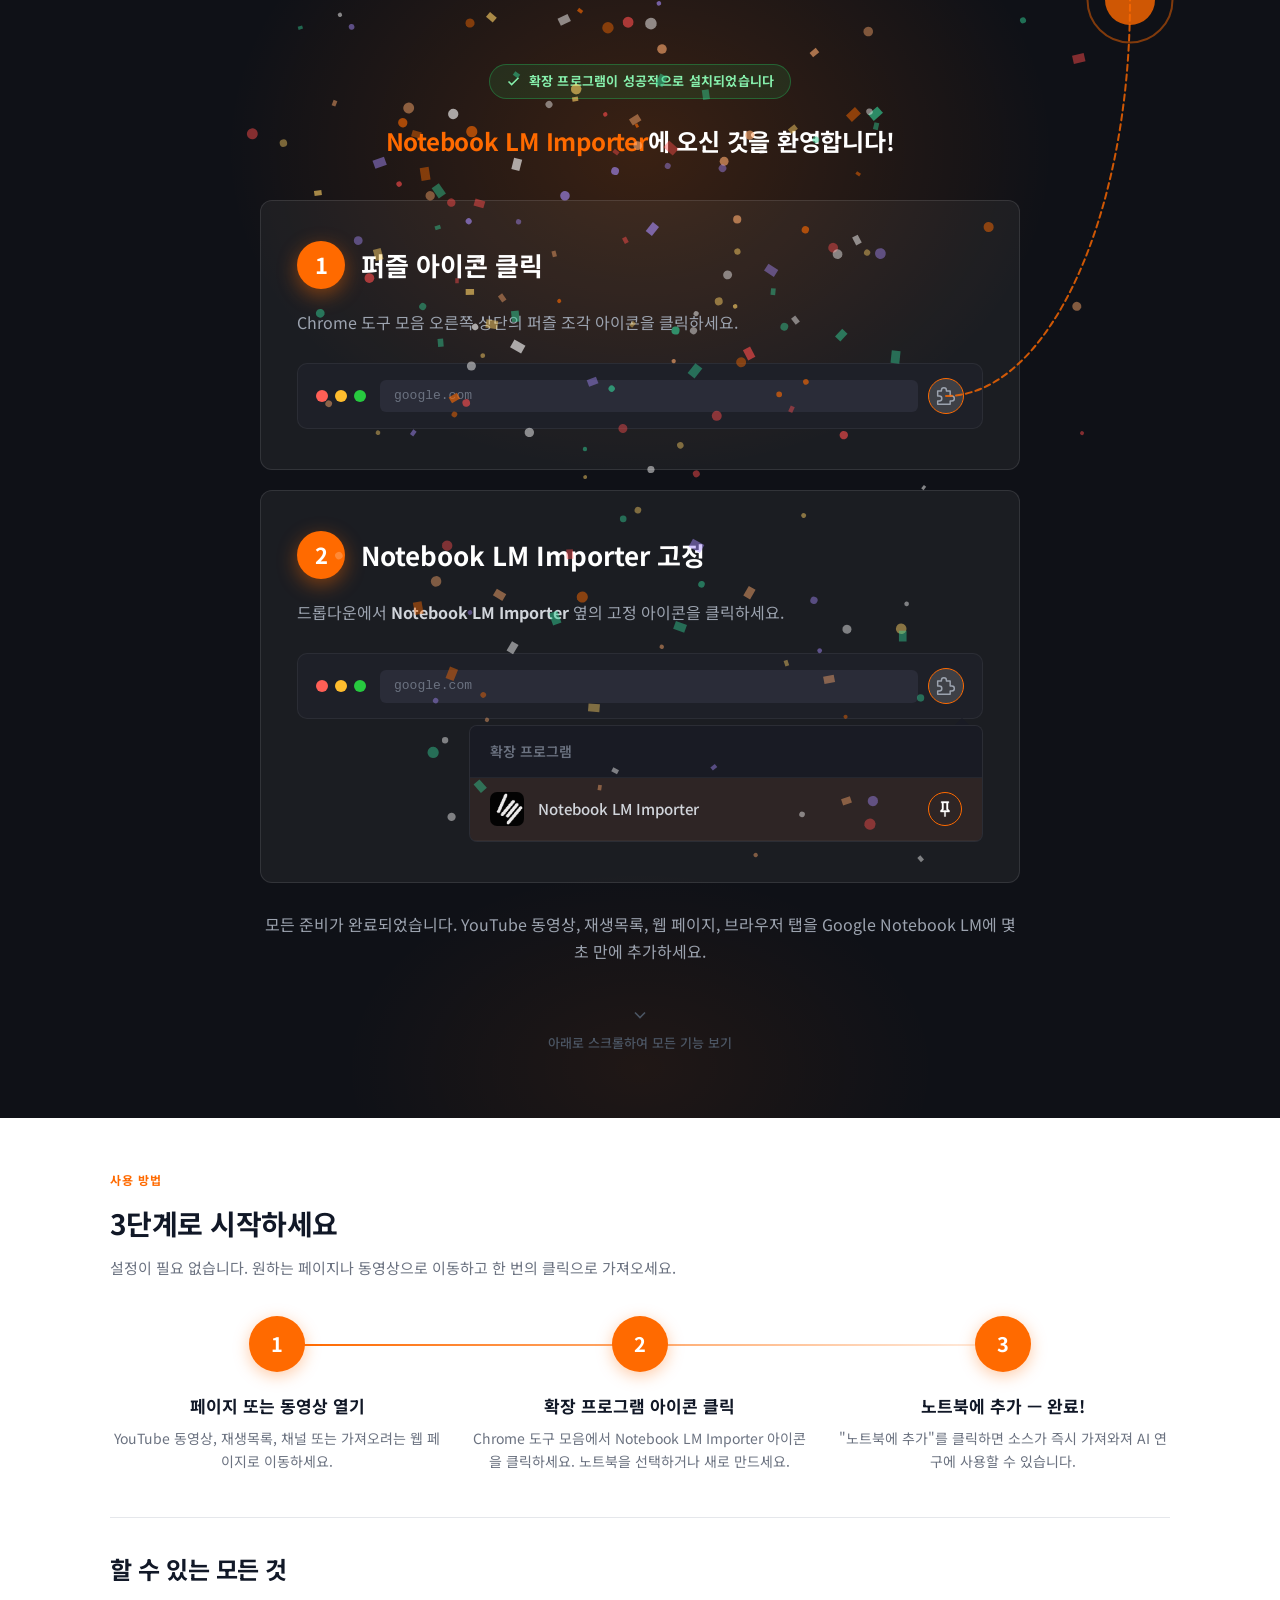
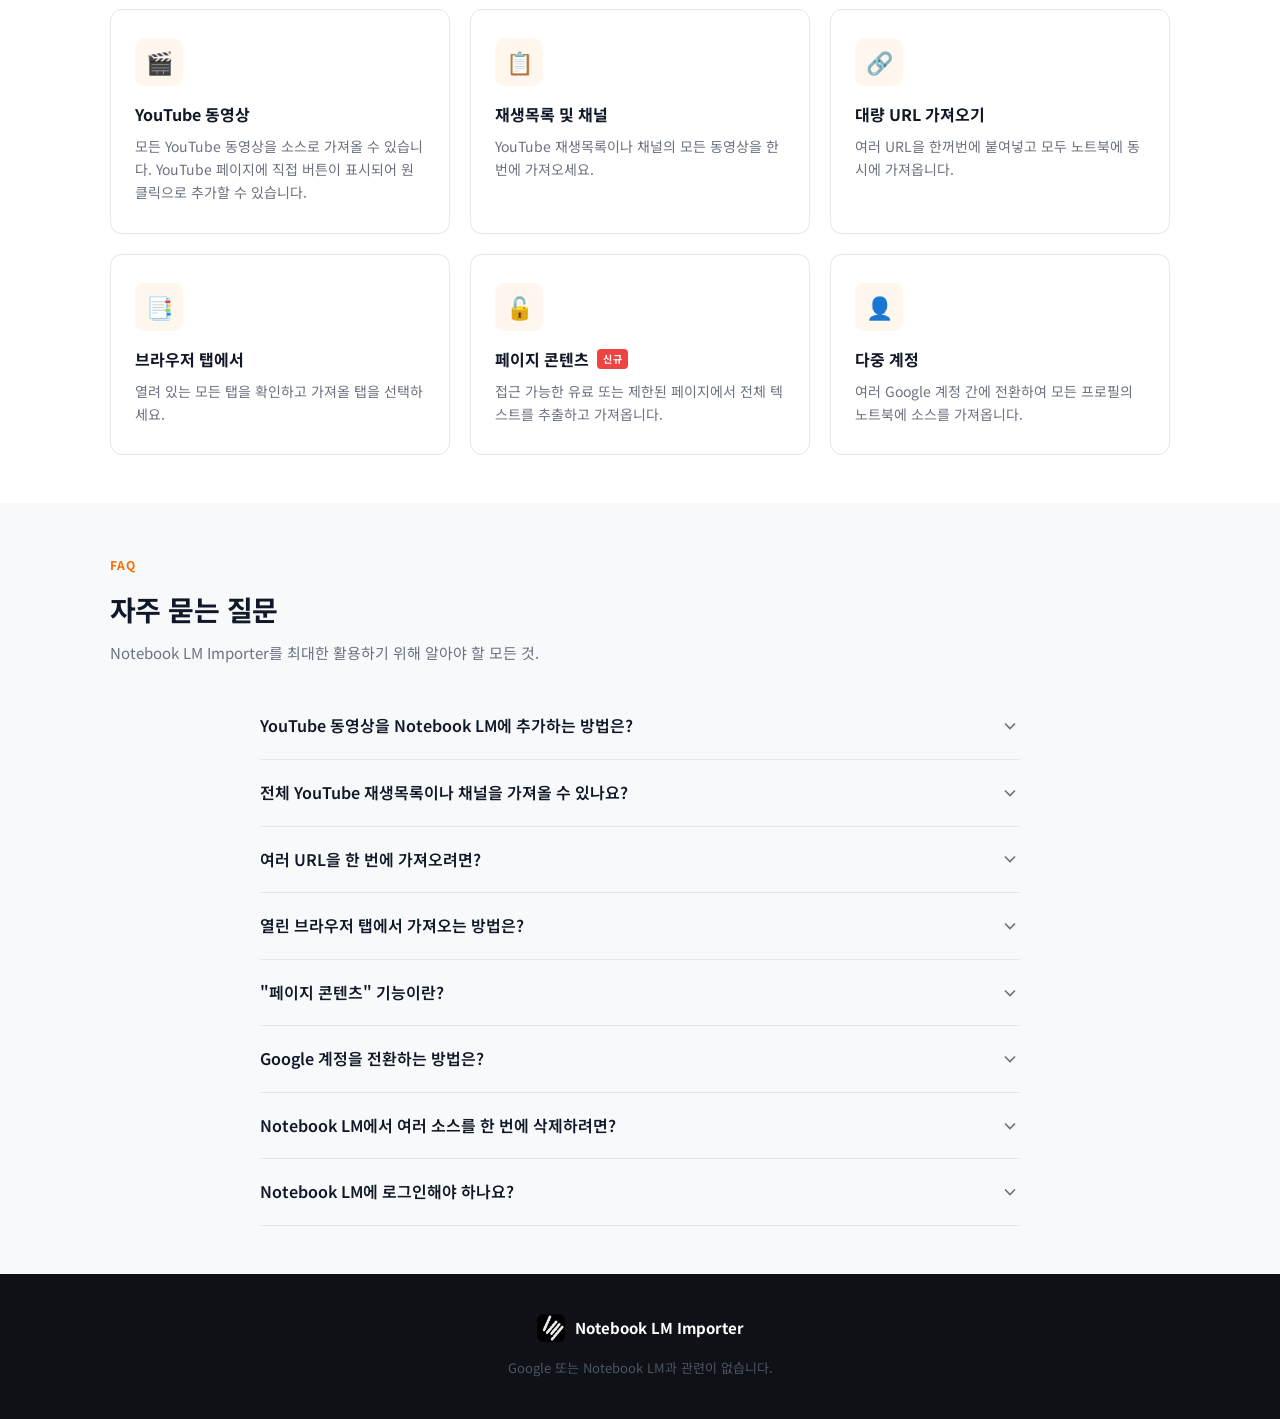
<file: welcome/ko.html>
<!DOCTYPE html>
<html lang="ko">
<head>
    <meta charset="UTF-8">
    <meta name="viewport" content="width=device-width, initial-scale=1.0">
    <title>Notebook LM Importer에 오신 것을 환영합니다!</title>
    <link rel="icon" href="../icons/icon48.png">
    <link href="https://fonts.googleapis.com/css2?family=Noto+Sans+KR:wght@400;500;600;700&display=swap" rel="stylesheet">
    <link rel="stylesheet" href="welcome.css">
    <style>body { font-family: 'Noto Sans KR', 'Manrope', sans-serif; }</style>
</head>
<body>

<canvas id="confetti-canvas"></canvas>
<div class="corner-hint"><svg id="corner-arrow-svg" xmlns="http://www.w3.org/2000/svg" fill="none"></svg></div>

<section class="hero">
    <div class="hero-inner">
        <div class="success-badge"><svg viewBox="0 0 24 24" fill="none" stroke="currentColor" stroke-width="2.5"><polyline points="20 6 9 17 4 12"/></svg>확장 프로그램이 성공적으로 설치되었습니다</div>
        <h1><span>Notebook LM Importer</span>에 오신 것을 환영합니다!</h1>
        <div class="pin-section">
            <div class="pin-cards">
                <div class="pin-card">
                    <div class="pin-card-header"><div class="pin-card-num">1</div><span class="pin-card-title">퍼즐 아이콘 클릭</span></div>
                    <p class="pin-card-desc">Chrome 도구 모음 오른쪽 상단의 퍼즐 조각 아이콘을 클릭하세요.</p>
                    <div class="chrome-bar">
                        <div class="chrome-dots"><div class="chrome-dot" style="background:#ff5f56"></div><div class="chrome-dot" style="background:#ffbd2e"></div><div class="chrome-dot" style="background:#27c93f"></div></div>
                        <div class="chrome-address">google.com</div>
                        <div class="chrome-actions"><div class="chrome-btn active"><svg xmlns="http://www.w3.org/2000/svg" width="20" height="20" viewBox="0 0 48 48"><path fill="none" stroke="currentColor" stroke-linejoin="round" stroke-width="3.5" d="M4 24V12h9v-2a6 6 0 0 1 12 0v2h9v12h4a6 6 0 0 1 0 12h-4v8H4v-8h4a6 6 0 0 0 0-12z"/></svg></div></div>
                    </div>
                </div>
                <div class="pin-card">
                    <div class="pin-card-header"><div class="pin-card-num">2</div><span class="pin-card-title">Notebook LM Importer 고정</span></div>
                    <p class="pin-card-desc">드롭다운에서 <strong>Notebook LM Importer</strong> 옆의 고정 아이콘을 클릭하세요.</p>
                    <div class="chrome-bar">
                        <div class="chrome-dots"><div class="chrome-dot" style="background:#ff5f56"></div><div class="chrome-dot" style="background:#ffbd2e"></div><div class="chrome-dot" style="background:#27c93f"></div></div>
                        <div class="chrome-address">google.com</div>
                        <div class="chrome-actions"><div class="chrome-btn active"><svg xmlns="http://www.w3.org/2000/svg" width="20" height="20" viewBox="0 0 48 48"><path fill="none" stroke="currentColor" stroke-linejoin="round" stroke-width="3.5" d="M4 24V12h9v-2a6 6 0 0 1 12 0v2h9v12h4a6 6 0 0 1 0 12h-4v8H4v-8h4a6 6 0 0 0 0-12z"/></svg></div></div>
                    </div>
                    <div class="ext-popup-dropdown"><div class="ext-popup"><div class="ext-popup-head">확장 프로그램</div><div class="ext-row active"><div class="ext-ico"><img src="../icons/icon48.png" alt=""></div><span class="ext-name">Notebook LM Importer</span><div class="pin-btn lit"><svg xmlns="http://www.w3.org/2000/svg" width="18" height="18" viewBox="0 0 24 24"><path fill="white" d="M16 12V4h1V2H7v2h1v8l-2 2v2h5.2v6h1.6v-6H18v-2zm-7.2 2l1.2-1.2V4h4v8.8l1.2 1.2z" stroke-width="0.5" stroke="white"/></svg></div></div></div></div>
                </div>
            </div>
        </div>
        <p class="hero-sub">모든 준비가 완료되었습니다. YouTube 동영상, 재생목록, 웹 페이지, 브라우저 탭을 Google Notebook LM에 몇 초 만에 추가하세요.</p>
        <div class="hero-scroll-hint"><svg viewBox="0 0 24 24" fill="none" stroke="currentColor" stroke-width="2"><polyline points="6 9 12 15 18 9"/></svg>아래로 스크롤하여 모든 기능 보기</div>
    </div>
</section>

<section class="features" id="features">
    <div class="features-inner">
        <span class="section-tag">사용 방법</span>
        <h2 class="section-title">3단계로 시작하세요</h2>
        <p class="section-sub">설정이 필요 없습니다. 원하는 페이지나 동영상으로 이동하고 한 번의 클릭으로 가져오세요.</p>
        <div class="steps-row">
            <div class="step"><div class="step-num">1</div><h3>페이지 또는 동영상 열기</h3><p>YouTube 동영상, 재생목록, 채널 또는 가져오려는 웹 페이지로 이동하세요.</p></div>
            <div class="step"><div class="step-num">2</div><h3>확장 프로그램 아이콘 클릭</h3><p>Chrome 도구 모음에서 Notebook LM Importer 아이콘을 클릭하세요. 노트북을 선택하거나 새로 만드세요.</p></div>
            <div class="step"><div class="step-num">3</div><h3>노트북에 추가 — 완료!</h3><p>"노트북에 추가"를 클릭하면 소스가 즉시 가져와져 AI 연구에 사용할 수 있습니다.</p></div>
        </div>
        <hr class="features-divider">
        <h2 class="features-sub-title">할 수 있는 모든 것</h2>
        <div class="cards-grid">
            <div class="feat-card"><div class="feat-icon">🎬</div><h3>YouTube 동영상</h3><p>모든 YouTube 동영상을 소스로 가져올 수 있습니다. YouTube 페이지에 직접 버튼이 표시되어 원클릭으로 추가할 수 있습니다.</p></div>
            <div class="feat-card"><div class="feat-icon">📋</div><h3>재생목록 및 채널</h3><p>YouTube 재생목록이나 채널의 모든 동영상을 한 번에 가져오세요.</p></div>
            <div class="feat-card"><div class="feat-icon">🔗</div><h3>대량 URL 가져오기</h3><p>여러 URL을 한꺼번에 붙여넣고 모두 노트북에 동시에 가져옵니다.</p></div>
            <div class="feat-card"><div class="feat-icon">📑</div><h3>브라우저 탭에서</h3><p>열려 있는 모든 탭을 확인하고 가져올 탭을 선택하세요.</p></div>
            <div class="feat-card"><div class="feat-icon">🔓</div><h3>페이지 콘텐츠 <span class="feat-new">신규</span></h3><p>접근 가능한 유료 또는 제한된 페이지에서 전체 텍스트를 추출하고 가져옵니다.</p></div>
            <div class="feat-card"><div class="feat-icon">👤</div><h3>다중 계정</h3><p>여러 Google 계정 간에 전환하여 모든 프로필의 노트북에 소스를 가져옵니다.</p></div>
        </div>
    </div>
</section>

<section class="faq" id="faq">
    <div class="faq-inner">
        <div class="faq-header"><span class="section-tag">FAQ</span><h2 class="section-title">자주 묻는 질문</h2><p class="section-sub" style="margin-bottom:0">Notebook LM Importer를 최대한 활용하기 위해 알아야 할 모든 것.</p></div>
        <div class="faq-list">
            <div class="faq-item"><input type="checkbox" id="faq1"><label class="faq-label" for="faq1">YouTube 동영상을 Notebook LM에 추가하는 방법은?<svg viewBox="0 0 24 24" fill="none" stroke="currentColor" stroke-width="2"><polyline points="6 9 12 15 18 9"/></svg></label><div class="faq-body"><p>YouTube 동영상으로 이동하여 Chrome 도구 모음의 Notebook LM Importer 아이콘을 클릭하세요. 추가할 노트북을 선택하고 "노트북에 추가"를 클릭하세요. YouTube 페이지의 비디오 타이틀 옆에 주황색 "추가" 버튼도 표시됩니다.</p></div></div>
            <div class="faq-item"><input type="checkbox" id="faq2"><label class="faq-label" for="faq2">전체 YouTube 재생목록이나 채널을 가져올 수 있나요?<svg viewBox="0 0 24 24" fill="none" stroke="currentColor" stroke-width="2"><polyline points="6 9 12 15 18 9"/></svg></label><div class="faq-body"><p>네! 재생목록 또는 채널 페이지를 열고 확장 프로그램 아이콘을 클릭하세요. "재생목록 추가" 또는 "채널 동영상 추가" 옵션이 표시됩니다. 대형 채널은 처음 ~50개 동영상이 가져와집니다.</p></div></div>
            <div class="faq-item"><input type="checkbox" id="faq3"><label class="faq-label" for="faq3">여러 URL을 한 번에 가져오려면?<svg viewBox="0 0 24 24" fill="none" stroke="currentColor" stroke-width="2"><polyline points="6 9 12 15 18 9"/></svg></label><div class="faq-body"><p>확장 프로그램 아이콘을 클릭하고 "대량 가져오기"를 선택하세요. 여러 URL(한 줄에 하나씩)을 붙여넣고 노트북을 선택한 후 "링크 가져오기"를 클릭하세요.</p></div></div>
            <div class="faq-item"><input type="checkbox" id="faq4"><label class="faq-label" for="faq4">열린 브라우저 탭에서 가져오는 방법은?<svg viewBox="0 0 24 24" fill="none" stroke="currentColor" stroke-width="2"><polyline points="6 9 12 15 18 9"/></svg></label><div class="faq-body"><p>확장 프로그램 팝업을 열고 "대량 가져오기"를 클릭한 다음 "탭에서" 탭으로 전환하세요. 가져올 탭을 선택하고 "선택 항목 가져오기"를 클릭하세요.</p></div></div>
            <div class="faq-item"><input type="checkbox" id="faq5"><label class="faq-label" for="faq5">"페이지 콘텐츠" 기능이란?<svg viewBox="0 0 24 24" fill="none" stroke="currentColor" stroke-width="2"><polyline points="6 9 12 15 18 9"/></svg></label><div class="faq-body"><p>현재 웹 페이지의 전체 텍스트를 추출하여 Notebook LM에 텍스트 소스로 가져옵니다. 유료 기사나 제한된 페이지에 특히 편리합니다.</p></div></div>
            <div class="faq-item"><input type="checkbox" id="faq6"><label class="faq-label" for="faq6">Google 계정을 전환하는 방법은?<svg viewBox="0 0 24 24" fill="none" stroke="currentColor" stroke-width="2"><polyline points="6 9 12 15 18 9"/></svg></label><div class="faq-body"><p>확장 프로그램 아이콘을 클릭하고 설정(기어 아이콘)을 여세요. "계정" 아래에서 원하는 Google 계정을 선택하세요.</p></div></div>
            <div class="faq-item"><input type="checkbox" id="faq7"><label class="faq-label" for="faq7">Notebook LM에서 여러 소스를 한 번에 삭제하려면?<svg viewBox="0 0 24 24" fill="none" stroke="currentColor" stroke-width="2"><polyline points="6 9 12 15 18 9"/></svg></label><div class="faq-body"><p>확장 프로그램 설정에서 "대량 삭제"를 활성화하세요. 여러 소스를 선택하면 삭제 버튼이 표시됩니다.</p></div></div>
            <div class="faq-item"><input type="checkbox" id="faq8"><label class="faq-label" for="faq8">Notebook LM에 로그인해야 하나요?<svg viewBox="0 0 24 24" fill="none" stroke="currentColor" stroke-width="2"><polyline points="6 9 12 15 18 9"/></svg></label><div class="faq-body"><p>네. 확장 프로그램은 활성 Google 세션을 사용하여 Notebook LM API와 통신합니다. 사용 전에 <a href="https://notebooklm.google.com" target="_blank" rel="noopener">notebooklm.google.com</a>에 로그인되어 있는지 확인하세요.</p></div></div>
        </div>
    </div>
</section>

<footer class="footer"><div class="footer-inner"><a href="https://importer.c-ext.com" class="footer-logo" target="_blank" rel="noopener"><img src="../icons/icon48.png" alt="Notebook LM Importer"><span>Notebook LM Importer</span></a><p class="footer-legal">Google 또는 Notebook LM과 관련이 없습니다.</p></div></footer>

<script src="welcome.js"></script>
</body>
</html>
</file>
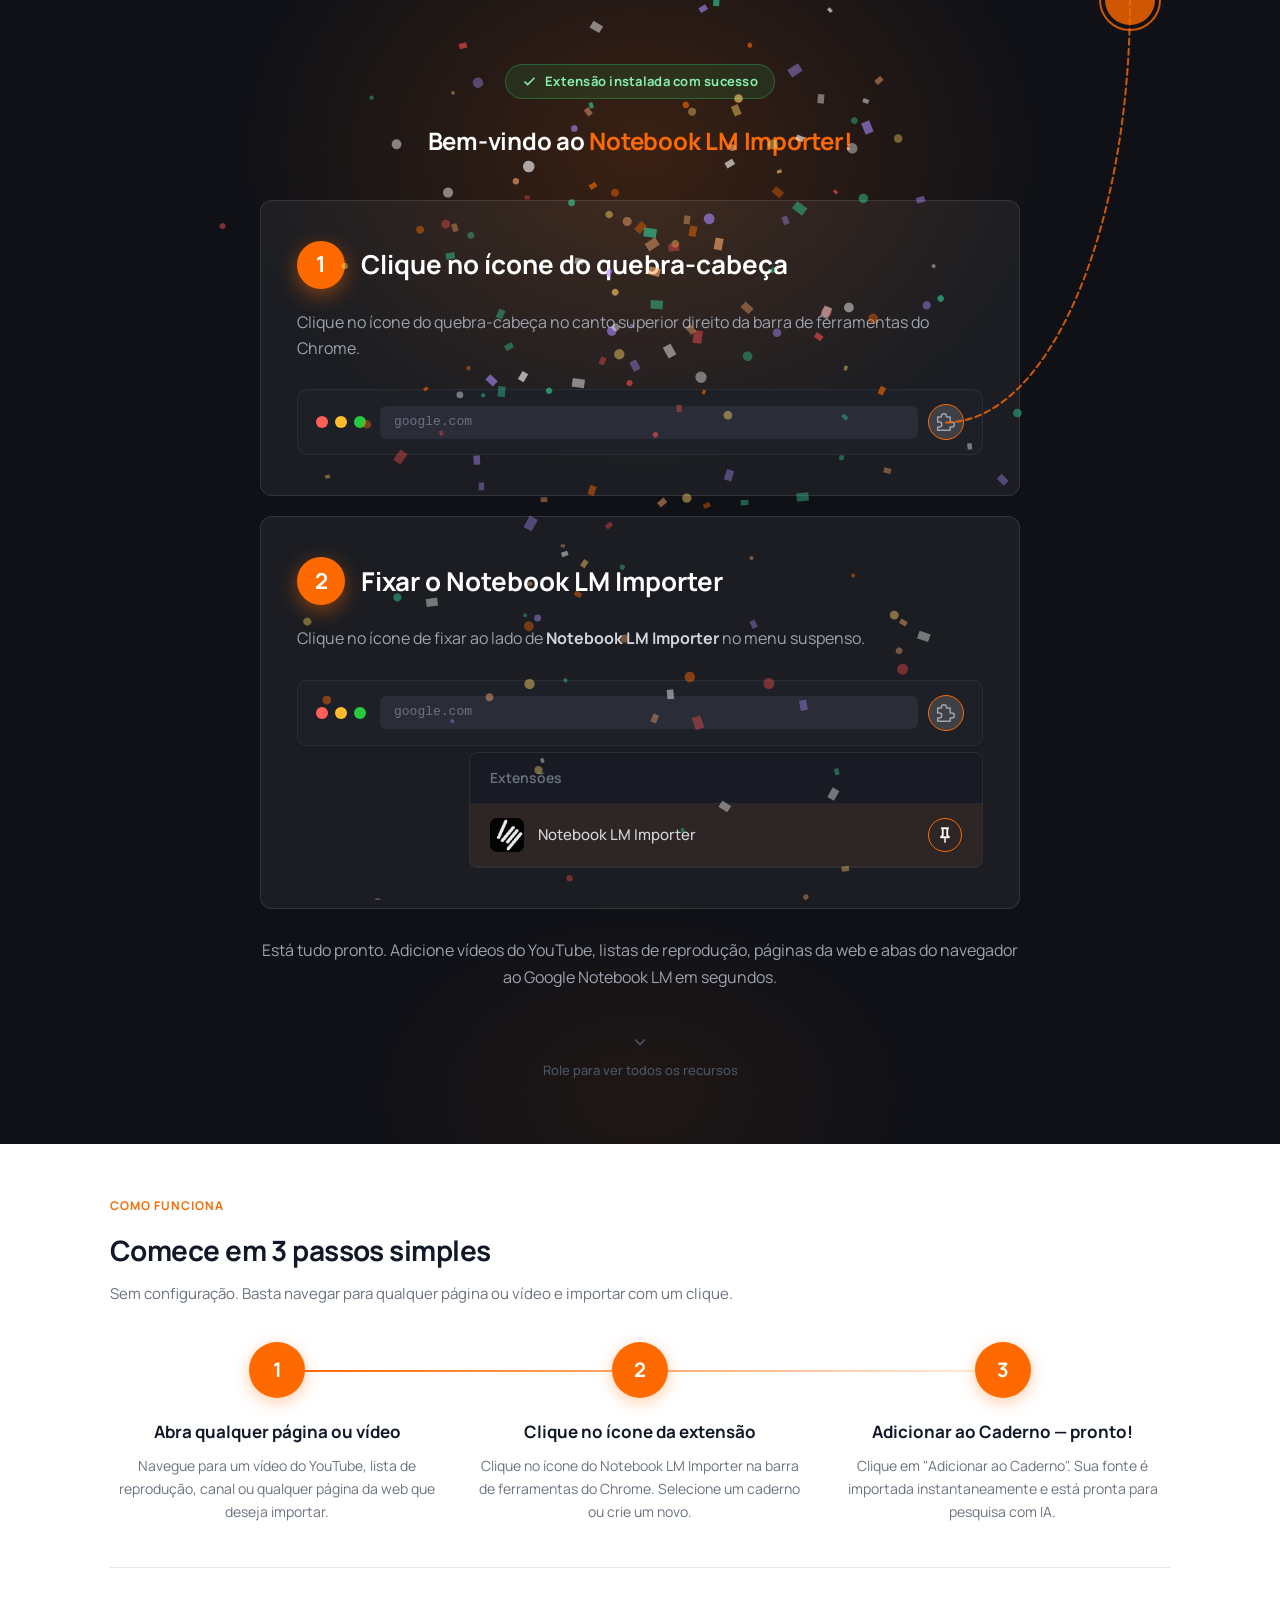
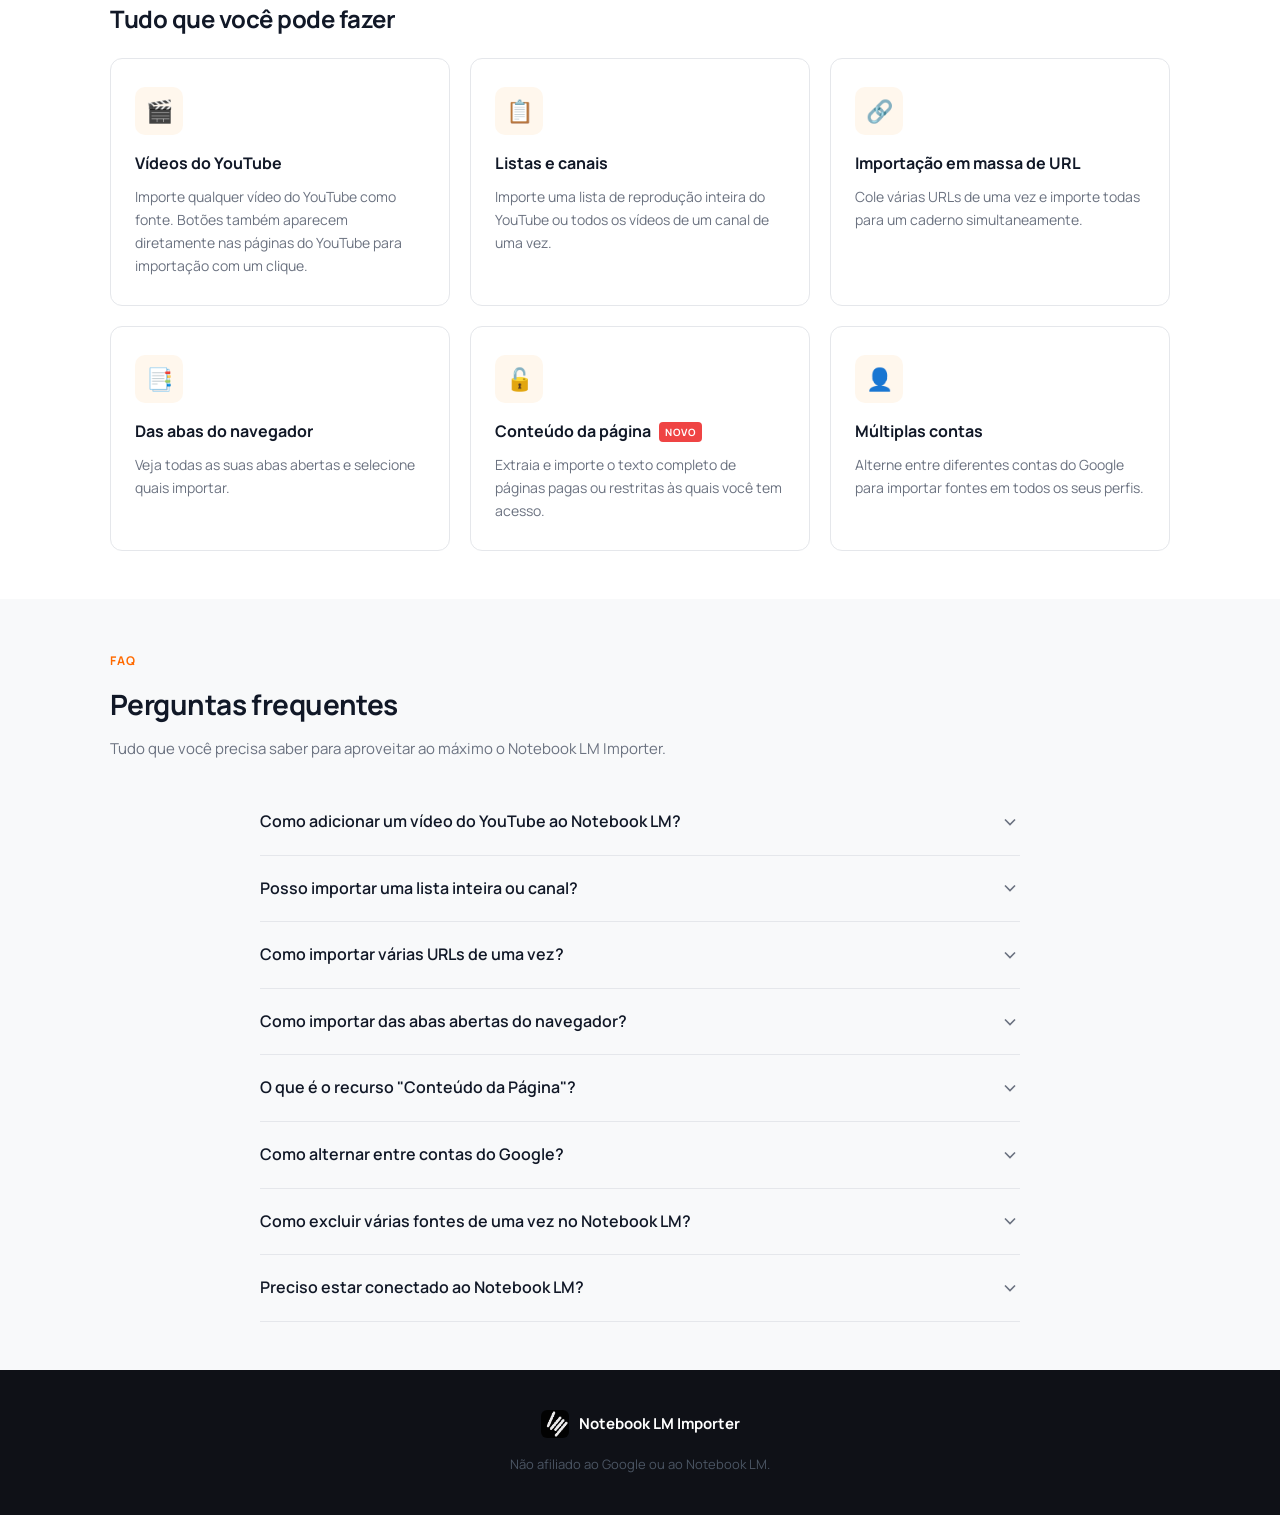
<file: welcome/pt_BR.html>
<!DOCTYPE html>
<html lang="pt-BR">
<head>
    <meta charset="UTF-8">
    <meta name="viewport" content="width=device-width, initial-scale=1.0">
    <title>Bem-vindo ao Notebook LM Importer!</title>
    <link rel="icon" href="../icons/icon48.png">
    <link rel="stylesheet" href="welcome.css">
</head>
<body>

<canvas id="confetti-canvas"></canvas>
<div class="corner-hint"><svg id="corner-arrow-svg" xmlns="http://www.w3.org/2000/svg" fill="none"></svg></div>

<section class="hero">
    <div class="hero-inner">
        <div class="success-badge"><svg viewBox="0 0 24 24" fill="none" stroke="currentColor" stroke-width="2.5"><polyline points="20 6 9 17 4 12"/></svg>Extensão instalada com sucesso</div>
        <h1>Bem-vindo ao <span>Notebook LM Importer!</span></h1>
        <div class="pin-section">
            <div class="pin-cards">
                <div class="pin-card">
                    <div class="pin-card-header"><div class="pin-card-num">1</div><span class="pin-card-title">Clique no ícone do quebra-cabeça</span></div>
                    <p class="pin-card-desc">Clique no ícone do quebra-cabeça no canto superior direito da barra de ferramentas do Chrome.</p>
                    <div class="chrome-bar">
                        <div class="chrome-dots"><div class="chrome-dot" style="background:#ff5f56"></div><div class="chrome-dot" style="background:#ffbd2e"></div><div class="chrome-dot" style="background:#27c93f"></div></div>
                        <div class="chrome-address">google.com</div>
                        <div class="chrome-actions"><div class="chrome-btn active"><svg xmlns="http://www.w3.org/2000/svg" width="20" height="20" viewBox="0 0 48 48"><path fill="none" stroke="currentColor" stroke-linejoin="round" stroke-width="3.5" d="M4 24V12h9v-2a6 6 0 0 1 12 0v2h9v12h4a6 6 0 0 1 0 12h-4v8H4v-8h4a6 6 0 0 0 0-12z"/></svg></div></div>
                    </div>
                </div>
                <div class="pin-card">
                    <div class="pin-card-header"><div class="pin-card-num">2</div><span class="pin-card-title">Fixar o Notebook LM Importer</span></div>
                    <p class="pin-card-desc">Clique no ícone de fixar ao lado de <strong>Notebook LM Importer</strong> no menu suspenso.</p>
                    <div class="chrome-bar">
                        <div class="chrome-dots"><div class="chrome-dot" style="background:#ff5f56"></div><div class="chrome-dot" style="background:#ffbd2e"></div><div class="chrome-dot" style="background:#27c93f"></div></div>
                        <div class="chrome-address">google.com</div>
                        <div class="chrome-actions"><div class="chrome-btn active"><svg xmlns="http://www.w3.org/2000/svg" width="20" height="20" viewBox="0 0 48 48"><path fill="none" stroke="currentColor" stroke-linejoin="round" stroke-width="3.5" d="M4 24V12h9v-2a6 6 0 0 1 12 0v2h9v12h4a6 6 0 0 1 0 12h-4v8H4v-8h4a6 6 0 0 0 0-12z"/></svg></div></div>
                    </div>
                    <div class="ext-popup-dropdown"><div class="ext-popup"><div class="ext-popup-head">Extensões</div><div class="ext-row active"><div class="ext-ico"><img src="../icons/icon48.png" alt=""></div><span class="ext-name">Notebook LM Importer</span><div class="pin-btn lit"><svg xmlns="http://www.w3.org/2000/svg" width="18" height="18" viewBox="0 0 24 24"><path fill="white" d="M16 12V4h1V2H7v2h1v8l-2 2v2h5.2v6h1.6v-6H18v-2zm-7.2 2l1.2-1.2V4h4v8.8l1.2 1.2z" stroke-width="0.5" stroke="white"/></svg></div></div></div></div>
                </div>
            </div>
        </div>
        <p class="hero-sub">Está tudo pronto. Adicione vídeos do YouTube, listas de reprodução, páginas da web e abas do navegador ao Google Notebook LM em segundos.</p>
        <div class="hero-scroll-hint"><svg viewBox="0 0 24 24" fill="none" stroke="currentColor" stroke-width="2"><polyline points="6 9 12 15 18 9"/></svg>Role para ver todos os recursos</div>
    </div>
</section>

<section class="features" id="features">
    <div class="features-inner">
        <span class="section-tag">Como funciona</span>
        <h2 class="section-title">Comece em 3 passos simples</h2>
        <p class="section-sub">Sem configuração. Basta navegar para qualquer página ou vídeo e importar com um clique.</p>
        <div class="steps-row">
            <div class="step"><div class="step-num">1</div><h3>Abra qualquer página ou vídeo</h3><p>Navegue para um vídeo do YouTube, lista de reprodução, canal ou qualquer página da web que deseja importar.</p></div>
            <div class="step"><div class="step-num">2</div><h3>Clique no ícone da extensão</h3><p>Clique no ícone do Notebook LM Importer na barra de ferramentas do Chrome. Selecione um caderno ou crie um novo.</p></div>
            <div class="step"><div class="step-num">3</div><h3>Adicionar ao Caderno — pronto!</h3><p>Clique em "Adicionar ao Caderno". Sua fonte é importada instantaneamente e está pronta para pesquisa com IA.</p></div>
        </div>
        <hr class="features-divider">
        <h2 class="features-sub-title">Tudo que você pode fazer</h2>
        <div class="cards-grid">
            <div class="feat-card"><div class="feat-icon">🎬</div><h3>Vídeos do YouTube</h3><p>Importe qualquer vídeo do YouTube como fonte. Botões também aparecem diretamente nas páginas do YouTube para importação com um clique.</p></div>
            <div class="feat-card"><div class="feat-icon">📋</div><h3>Listas e canais</h3><p>Importe uma lista de reprodução inteira do YouTube ou todos os vídeos de um canal de uma vez.</p></div>
            <div class="feat-card"><div class="feat-icon">🔗</div><h3>Importação em massa de URL</h3><p>Cole várias URLs de uma vez e importe todas para um caderno simultaneamente.</p></div>
            <div class="feat-card"><div class="feat-icon">📑</div><h3>Das abas do navegador</h3><p>Veja todas as suas abas abertas e selecione quais importar.</p></div>
            <div class="feat-card"><div class="feat-icon">🔓</div><h3>Conteúdo da página <span class="feat-new">NOVO</span></h3><p>Extraia e importe o texto completo de páginas pagas ou restritas às quais você tem acesso.</p></div>
            <div class="feat-card"><div class="feat-icon">👤</div><h3>Múltiplas contas</h3><p>Alterne entre diferentes contas do Google para importar fontes em todos os seus perfis.</p></div>
        </div>
    </div>
</section>

<section class="faq" id="faq">
    <div class="faq-inner">
        <div class="faq-header"><span class="section-tag">FAQ</span><h2 class="section-title">Perguntas frequentes</h2><p class="section-sub" style="margin-bottom:0">Tudo que você precisa saber para aproveitar ao máximo o Notebook LM Importer.</p></div>
        <div class="faq-list">
            <div class="faq-item"><input type="checkbox" id="faq1"><label class="faq-label" for="faq1">Como adicionar um vídeo do YouTube ao Notebook LM?<svg viewBox="0 0 24 24" fill="none" stroke="currentColor" stroke-width="2"><polyline points="6 9 12 15 18 9"/></svg></label><div class="faq-body"><p>Navegue para qualquer vídeo do YouTube e clique no ícone do Notebook LM Importer. Selecione o caderno e clique em "Adicionar ao Caderno". Botões laranja também aparecem nas páginas do YouTube ao lado do título do vídeo.</p></div></div>
            <div class="faq-item"><input type="checkbox" id="faq2"><label class="faq-label" for="faq2">Posso importar uma lista inteira ou canal?<svg viewBox="0 0 24 24" fill="none" stroke="currentColor" stroke-width="2"><polyline points="6 9 12 15 18 9"/></svg></label><div class="faq-body"><p>Sim! Abra a página da lista ou canal e clique no ícone da extensão. Você verá opções para "Adicionar Lista" ou "Adicionar Vídeos do Canal". Para canales grandes, os primeiros ~50 vídeos são importados.</p></div></div>
            <div class="faq-item"><input type="checkbox" id="faq3"><label class="faq-label" for="faq3">Como importar várias URLs de uma vez?<svg viewBox="0 0 24 24" fill="none" stroke="currentColor" stroke-width="2"><polyline points="6 9 12 15 18 9"/></svg></label><div class="faq-body"><p>Clique no ícone e pressione "Importação em Massa". Cole várias URLs (uma por linha), selecione um caderno e clique em "Importar Links".</p></div></div>
            <div class="faq-item"><input type="checkbox" id="faq4"><label class="faq-label" for="faq4">Como importar das abas abertas do navegador?<svg viewBox="0 0 24 24" fill="none" stroke="currentColor" stroke-width="2"><polyline points="6 9 12 15 18 9"/></svg></label><div class="faq-body"><p>Abra o popup da extensão e clique em "Importação em Massa", depois mude para a aba "Das Abas". Marque as abas desejadas e clique em "Importar Selecionadas".</p></div></div>
            <div class="faq-item"><input type="checkbox" id="faq5"><label class="faq-label" for="faq5">O que é o recurso "Conteúdo da Página"?<svg viewBox="0 0 24 24" fill="none" stroke="currentColor" stroke-width="2"><polyline points="6 9 12 15 18 9"/></svg></label><div class="faq-body"><p>Extrai o texto completo da página atual e importa como fonte de texto no Notebook LM. Especialmente útil para artigos pagos ou páginas restritas acessíveis em seu navegador.</p></div></div>
            <div class="faq-item"><input type="checkbox" id="faq6"><label class="faq-label" for="faq6">Como alternar entre contas do Google?<svg viewBox="0 0 24 24" fill="none" stroke="currentColor" stroke-width="2"><polyline points="6 9 12 15 18 9"/></svg></label><div class="faq-body"><p>Clique no ícone da extensão e abra Configurações (ícone de engrenagem). Em "Conta", selecione a conta desejada. Os cadernos serão carregados automaticamente.</p></div></div>
            <div class="faq-item"><input type="checkbox" id="faq7"><label class="faq-label" for="faq7">Como excluir várias fontes de uma vez no Notebook LM?<svg viewBox="0 0 24 24" fill="none" stroke="currentColor" stroke-width="2"><polyline points="6 9 12 15 18 9"/></svg></label><div class="faq-body"><p>Ative "Exclusão em Massa" nas Configurações. Um botão de exclusão aparecerá ao selecionar várias fontes no Notebook LM.</p></div></div>
            <div class="faq-item"><input type="checkbox" id="faq8"><label class="faq-label" for="faq8">Preciso estar conectado ao Notebook LM?<svg viewBox="0 0 24 24" fill="none" stroke="currentColor" stroke-width="2"><polyline points="6 9 12 15 18 9"/></svg></label><div class="faq-body"><p>Sim. A extensão usa sua sessão ativa do Google. Certifique-se de estar conectado em <a href="https://notebooklm.google.com" target="_blank" rel="noopener">notebooklm.google.com</a> antes de usar. Não são armazenadas senhas ou tokens.</p></div></div>
        </div>
    </div>
</section>

<footer class="footer"><div class="footer-inner"><a href="https://importer.c-ext.com" class="footer-logo" target="_blank" rel="noopener"><img src="../icons/icon48.png" alt="Notebook LM Importer"><span>Notebook LM Importer</span></a><p class="footer-legal">Não afiliado ao Google ou ao Notebook LM.</p></div></footer>

<script src="welcome.js"></script>
</body>
</html>
</file>
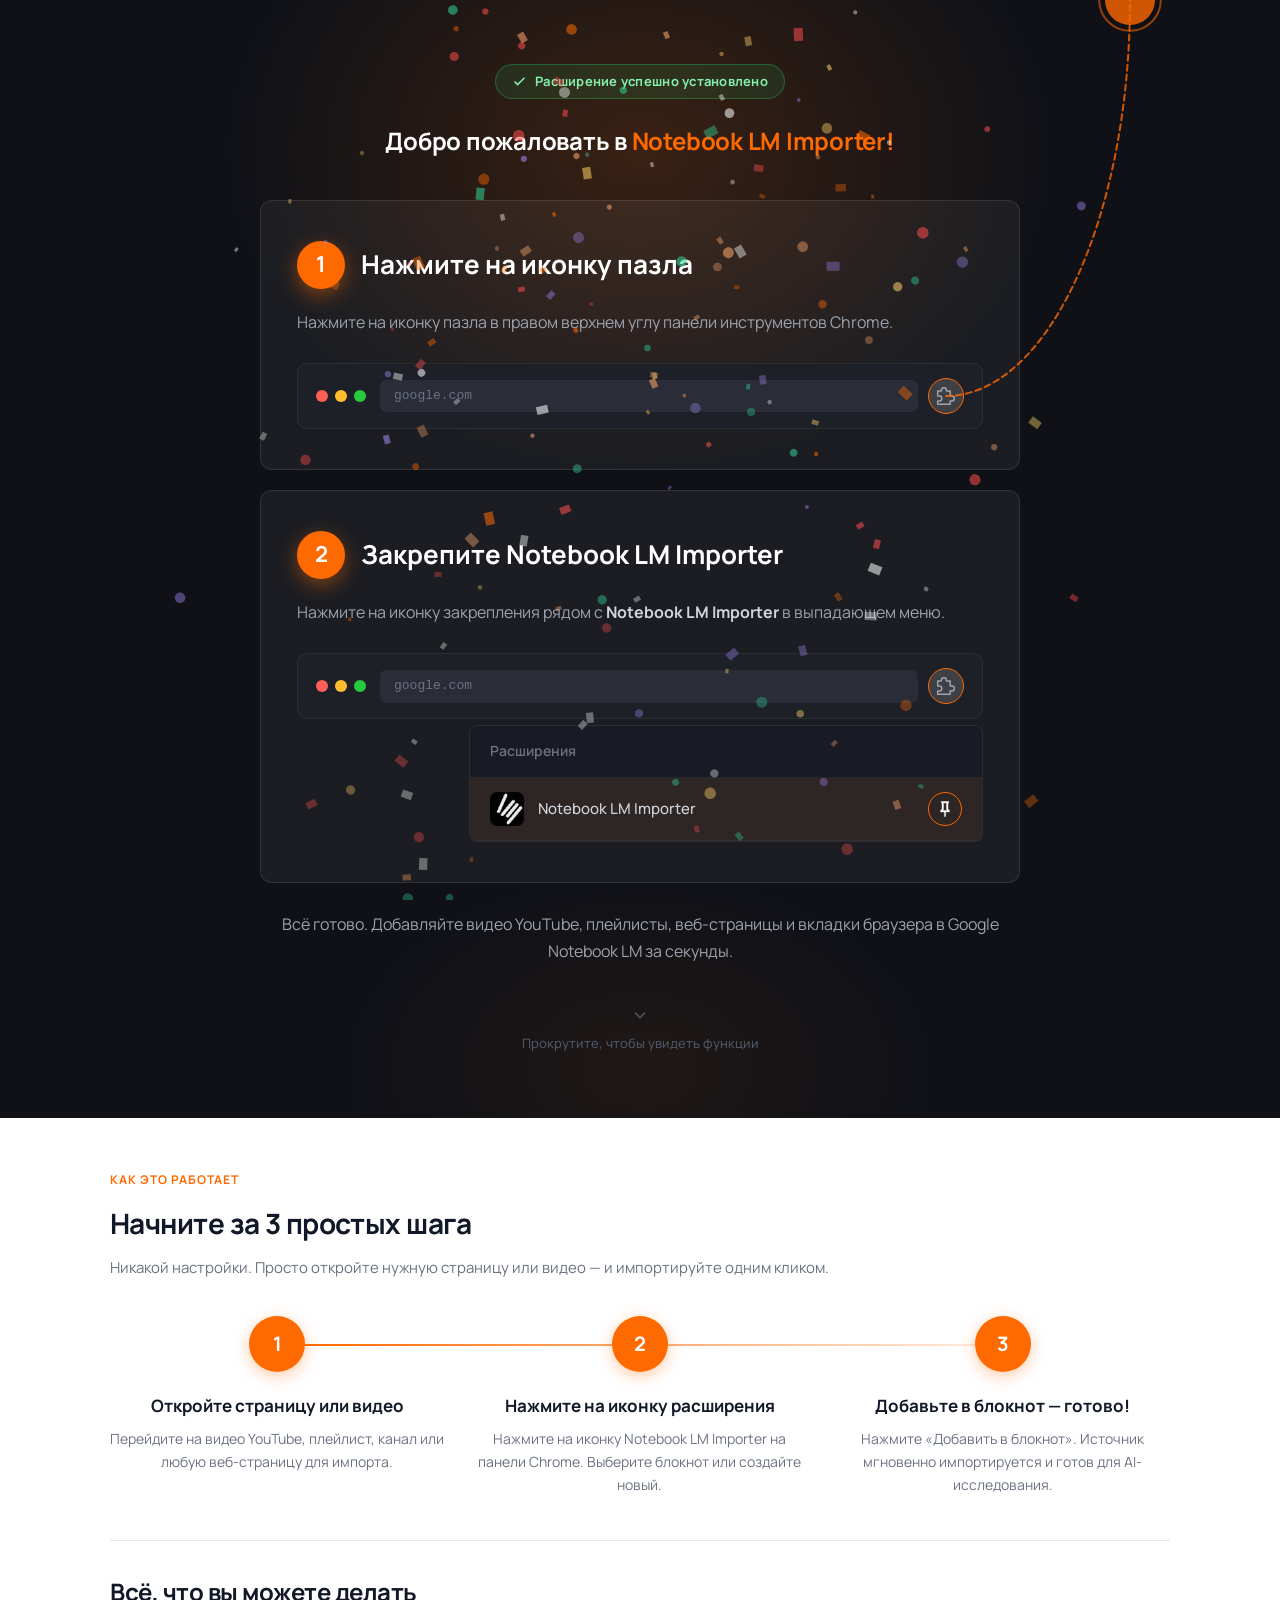
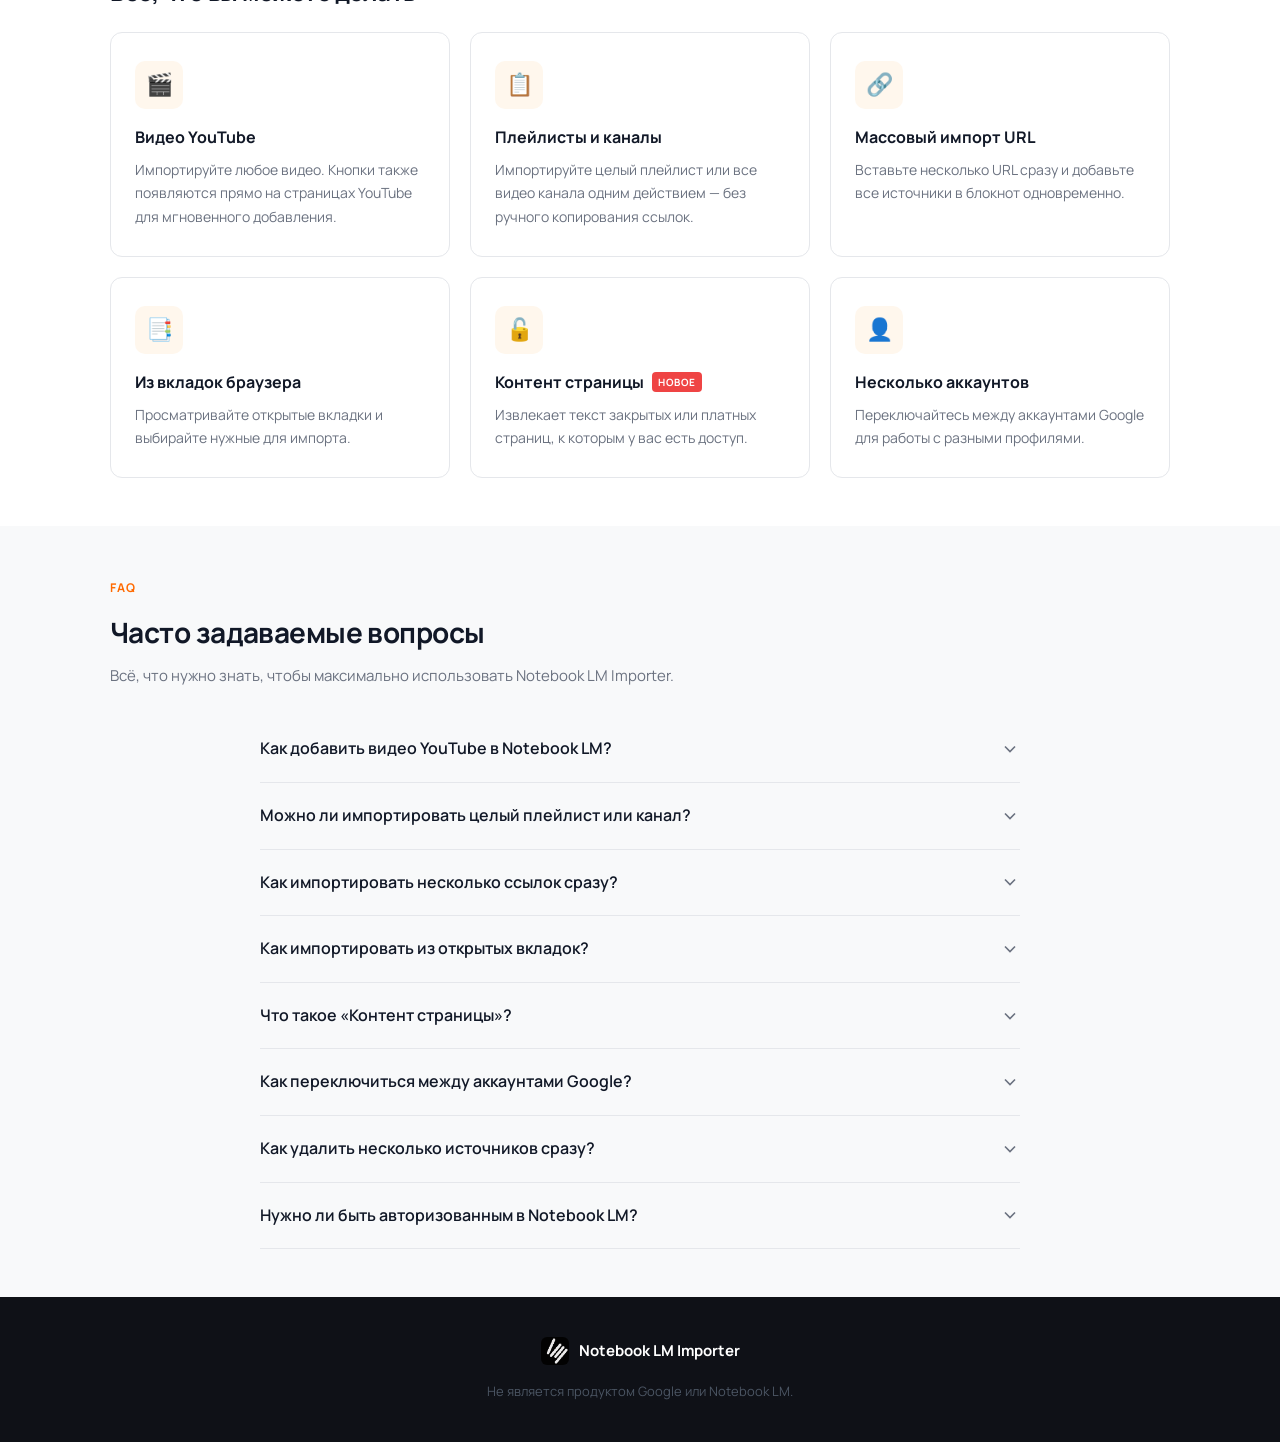
<file: welcome/ru.html>
<!DOCTYPE html>
<html lang="ru">
<head>
    <meta charset="UTF-8">
    <meta name="viewport" content="width=device-width, initial-scale=1.0">
    <title>Добро пожаловать в Notebook LM Importer!</title>
    <link rel="icon" href="../icons/icon48.png">
    <link rel="stylesheet" href="welcome.css">
</head>
<body>

<canvas id="confetti-canvas"></canvas>
<div class="corner-hint"><svg id="corner-arrow-svg" xmlns="http://www.w3.org/2000/svg" fill="none"></svg></div>

<section class="hero">
    <div class="hero-inner">
        <div class="success-badge"><svg viewBox="0 0 24 24" fill="none" stroke="currentColor" stroke-width="2.5"><polyline points="20 6 9 17 4 12"/></svg>Расширение успешно установлено</div>
        <h1>Добро пожаловать в <span>Notebook LM Importer!</span></h1>
        <div class="pin-section">
            <div class="pin-cards">
                <div class="pin-card">
                    <div class="pin-card-header"><div class="pin-card-num">1</div><span class="pin-card-title">Нажмите на иконку пазла</span></div>
                    <p class="pin-card-desc">Нажмите на иконку пазла в правом верхнем углу панели инструментов Chrome.</p>
                    <div class="chrome-bar">
                        <div class="chrome-dots"><div class="chrome-dot" style="background:#ff5f56"></div><div class="chrome-dot" style="background:#ffbd2e"></div><div class="chrome-dot" style="background:#27c93f"></div></div>
                        <div class="chrome-address">google.com</div>
                        <div class="chrome-actions"><div class="chrome-btn active"><svg xmlns="http://www.w3.org/2000/svg" width="20" height="20" viewBox="0 0 48 48"><path fill="none" stroke="currentColor" stroke-linejoin="round" stroke-width="3.5" d="M4 24V12h9v-2a6 6 0 0 1 12 0v2h9v12h4a6 6 0 0 1 0 12h-4v8H4v-8h4a6 6 0 0 0 0-12z"/></svg></div></div>
                    </div>
                </div>
                <div class="pin-card">
                    <div class="pin-card-header"><div class="pin-card-num">2</div><span class="pin-card-title">Закрепите Notebook LM Importer</span></div>
                    <p class="pin-card-desc">Нажмите на иконку закрепления рядом с <strong>Notebook LM Importer</strong> в выпадающем меню.</p>
                    <div class="chrome-bar">
                        <div class="chrome-dots"><div class="chrome-dot" style="background:#ff5f56"></div><div class="chrome-dot" style="background:#ffbd2e"></div><div class="chrome-dot" style="background:#27c93f"></div></div>
                        <div class="chrome-address">google.com</div>
                        <div class="chrome-actions"><div class="chrome-btn active"><svg xmlns="http://www.w3.org/2000/svg" width="20" height="20" viewBox="0 0 48 48"><path fill="none" stroke="currentColor" stroke-linejoin="round" stroke-width="3.5" d="M4 24V12h9v-2a6 6 0 0 1 12 0v2h9v12h4a6 6 0 0 1 0 12h-4v8H4v-8h4a6 6 0 0 0 0-12z"/></svg></div></div>
                    </div>
                    <div class="ext-popup-dropdown"><div class="ext-popup"><div class="ext-popup-head">Расширения</div><div class="ext-row active"><div class="ext-ico"><img src="../icons/icon48.png" alt=""></div><span class="ext-name">Notebook LM Importer</span><div class="pin-btn lit"><svg xmlns="http://www.w3.org/2000/svg" width="18" height="18" viewBox="0 0 24 24"><path fill="white" d="M16 12V4h1V2H7v2h1v8l-2 2v2h5.2v6h1.6v-6H18v-2zm-7.2 2l1.2-1.2V4h4v8.8l1.2 1.2z" stroke-width="0.5" stroke="white"/></svg></div></div></div></div>
                </div>
            </div>
        </div>
        <p class="hero-sub">Всё готово. Добавляйте видео YouTube, плейлисты, веб-страницы и вкладки браузера в Google Notebook LM за секунды.</p>
        <div class="hero-scroll-hint"><svg viewBox="0 0 24 24" fill="none" stroke="currentColor" stroke-width="2"><polyline points="6 9 12 15 18 9"/></svg>Прокрутите, чтобы увидеть функции</div>
    </div>
</section>

<section class="features" id="features">
    <div class="features-inner">
        <span class="section-tag">Как это работает</span>
        <h2 class="section-title">Начните за 3 простых шага</h2>
        <p class="section-sub">Никакой настройки. Просто откройте нужную страницу или видео — и импортируйте одним кликом.</p>
        <div class="steps-row">
            <div class="step"><div class="step-num">1</div><h3>Откройте страницу или видео</h3><p>Перейдите на видео YouTube, плейлист, канал или любую веб-страницу для импорта.</p></div>
            <div class="step"><div class="step-num">2</div><h3>Нажмите на иконку расширения</h3><p>Нажмите на иконку Notebook LM Importer на панели Chrome. Выберите блокнот или создайте новый.</p></div>
            <div class="step"><div class="step-num">3</div><h3>Добавьте в блокнот — готово!</h3><p>Нажмите «Добавить в блокнот». Источник мгновенно импортируется и готов для AI-исследования.</p></div>
        </div>
        <hr class="features-divider">
        <h2 class="features-sub-title">Всё, что вы можете делать</h2>
        <div class="cards-grid">
            <div class="feat-card"><div class="feat-icon">🎬</div><h3>Видео YouTube</h3><p>Импортируйте любое видео. Кнопки также появляются прямо на страницах YouTube для мгновенного добавления.</p></div>
            <div class="feat-card"><div class="feat-icon">📋</div><h3>Плейлисты и каналы</h3><p>Импортируйте целый плейлист или все видео канала одним действием — без ручного копирования ссылок.</p></div>
            <div class="feat-card"><div class="feat-icon">🔗</div><h3>Массовый импорт URL</h3><p>Вставьте несколько URL сразу и добавьте все источники в блокнот одновременно.</p></div>
            <div class="feat-card"><div class="feat-icon">📑</div><h3>Из вкладок браузера</h3><p>Просматривайте открытые вкладки и выбирайте нужные для импорта.</p></div>
            <div class="feat-card"><div class="feat-icon">🔓</div><h3>Контент страницы <span class="feat-new">НОВОЕ</span></h3><p>Извлекает текст закрытых или платных страниц, к которым у вас есть доступ.</p></div>
            <div class="feat-card"><div class="feat-icon">👤</div><h3>Несколько аккаунтов</h3><p>Переключайтесь между аккаунтами Google для работы с разными профилями.</p></div>
        </div>
    </div>
</section>

<section class="faq" id="faq">
    <div class="faq-inner">
        <div class="faq-header"><span class="section-tag">FAQ</span><h2 class="section-title">Часто задаваемые вопросы</h2><p class="section-sub" style="margin-bottom:0">Всё, что нужно знать, чтобы максимально использовать Notebook LM Importer.</p></div>
        <div class="faq-list">
            <div class="faq-item"><input type="checkbox" id="faq1"><label class="faq-label" for="faq1">Как добавить видео YouTube в Notebook LM?<svg viewBox="0 0 24 24" fill="none" stroke="currentColor" stroke-width="2"><polyline points="6 9 12 15 18 9"/></svg></label><div class="faq-body"><p>Перейдите на любое видео YouTube и нажмите иконку Notebook LM Importer на панели Chrome. Выберите блокнот или создайте новый, затем нажмите «Добавить в блокнот». Расширение также добавляет кнопки прямо на страницы YouTube — ищите оранжевую кнопку рядом с заголовком видео.</p></div></div>
            <div class="faq-item"><input type="checkbox" id="faq2"><label class="faq-label" for="faq2">Можно ли импортировать целый плейлист или канал?<svg viewBox="0 0 24 24" fill="none" stroke="currentColor" stroke-width="2"><polyline points="6 9 12 15 18 9"/></svg></label><div class="faq-body"><p>Да! Откройте страницу плейлиста или канала и нажмите иконку расширения. Вы увидите кнопки «Добавить плейлист» или «Добавить видео канала». Для больших каналов импортируются первые ~50 видео.</p></div></div>
            <div class="faq-item"><input type="checkbox" id="faq3"><label class="faq-label" for="faq3">Как импортировать несколько ссылок сразу?<svg viewBox="0 0 24 24" fill="none" stroke="currentColor" stroke-width="2"><polyline points="6 9 12 15 18 9"/></svg></label><div class="faq-body"><p>Нажмите иконку расширения и выберите «Массовый импорт». Вставьте несколько URL (по одному на строку), выберите блокнот и нажмите «Импортировать ссылки». Также можно переключиться на вкладку «Из вкладок».</p></div></div>
            <div class="faq-item"><input type="checkbox" id="faq4"><label class="faq-label" for="faq4">Как импортировать из открытых вкладок?<svg viewBox="0 0 24 24" fill="none" stroke="currentColor" stroke-width="2"><polyline points="6 9 12 15 18 9"/></svg></label><div class="faq-body"><p>Откройте расширение, нажмите «Массовый импорт» и перейдите на вкладку «Из вкладок». Отметьте нужные вкладки, выберите блокнот и нажмите «Импортировать выбранные».</p></div></div>
            <div class="faq-item"><input type="checkbox" id="faq5"><label class="faq-label" for="faq5">Что такое «Контент страницы»?<svg viewBox="0 0 24 24" fill="none" stroke="currentColor" stroke-width="2"><polyline points="6 9 12 15 18 9"/></svg></label><div class="faq-body"><p>Функция извлекает полный текст текущей страницы и импортирует его в Notebook LM. Особенно полезна для платных статей или закрытых страниц — если страница открыта в браузере, расширение сможет её импортировать.</p></div></div>
            <div class="faq-item"><input type="checkbox" id="faq6"><label class="faq-label" for="faq6">Как переключиться между аккаунтами Google?<svg viewBox="0 0 24 24" fill="none" stroke="currentColor" stroke-width="2"><polyline points="6 9 12 15 18 9"/></svg></label><div class="faq-body"><p>Нажмите иконку расширения и откройте Настройки (шестерёнка). В разделе «Аккаунт» выберите нужный профиль. После переключения блокноты загрузятся автоматически.</p></div></div>
            <div class="faq-item"><input type="checkbox" id="faq7"><label class="faq-label" for="faq7">Как удалить несколько источников сразу?<svg viewBox="0 0 24 24" fill="none" stroke="currentColor" stroke-width="2"><polyline points="6 9 12 15 18 9"/></svg></label><div class="faq-body"><p>Включите «Массовое удаление» в Настройках. Появится кнопка удаления при выборе нескольких источников в Notebook LM. Также используйте вкладку «Управление источниками» в интерфейсе массового импорта.</p></div></div>
            <div class="faq-item"><input type="checkbox" id="faq8"><label class="faq-label" for="faq8">Нужно ли быть авторизованным в Notebook LM?<svg viewBox="0 0 24 24" fill="none" stroke="currentColor" stroke-width="2"><polyline points="6 9 12 15 18 9"/></svg></label><div class="faq-body"><p>Да. Расширение работает через API Notebook LM, используя вашу Google-сессию. Войдите на <a href="https://notebooklm.google.com" target="_blank" rel="noopener">notebooklm.google.com</a> перед использованием. Пароли и токены не сохраняются.</p></div></div>
        </div>
    </div>
</section>

<footer class="footer"><div class="footer-inner"><a href="https://importer.c-ext.com" class="footer-logo" target="_blank" rel="noopener"><img src="../icons/icon48.png" alt="Notebook LM Importer"><span>Notebook LM Importer</span></a><p class="footer-legal">Не является продуктом Google или Notebook LM.</p></div></footer>

<script src="welcome.js"></script>
</body>
</html>
</file>
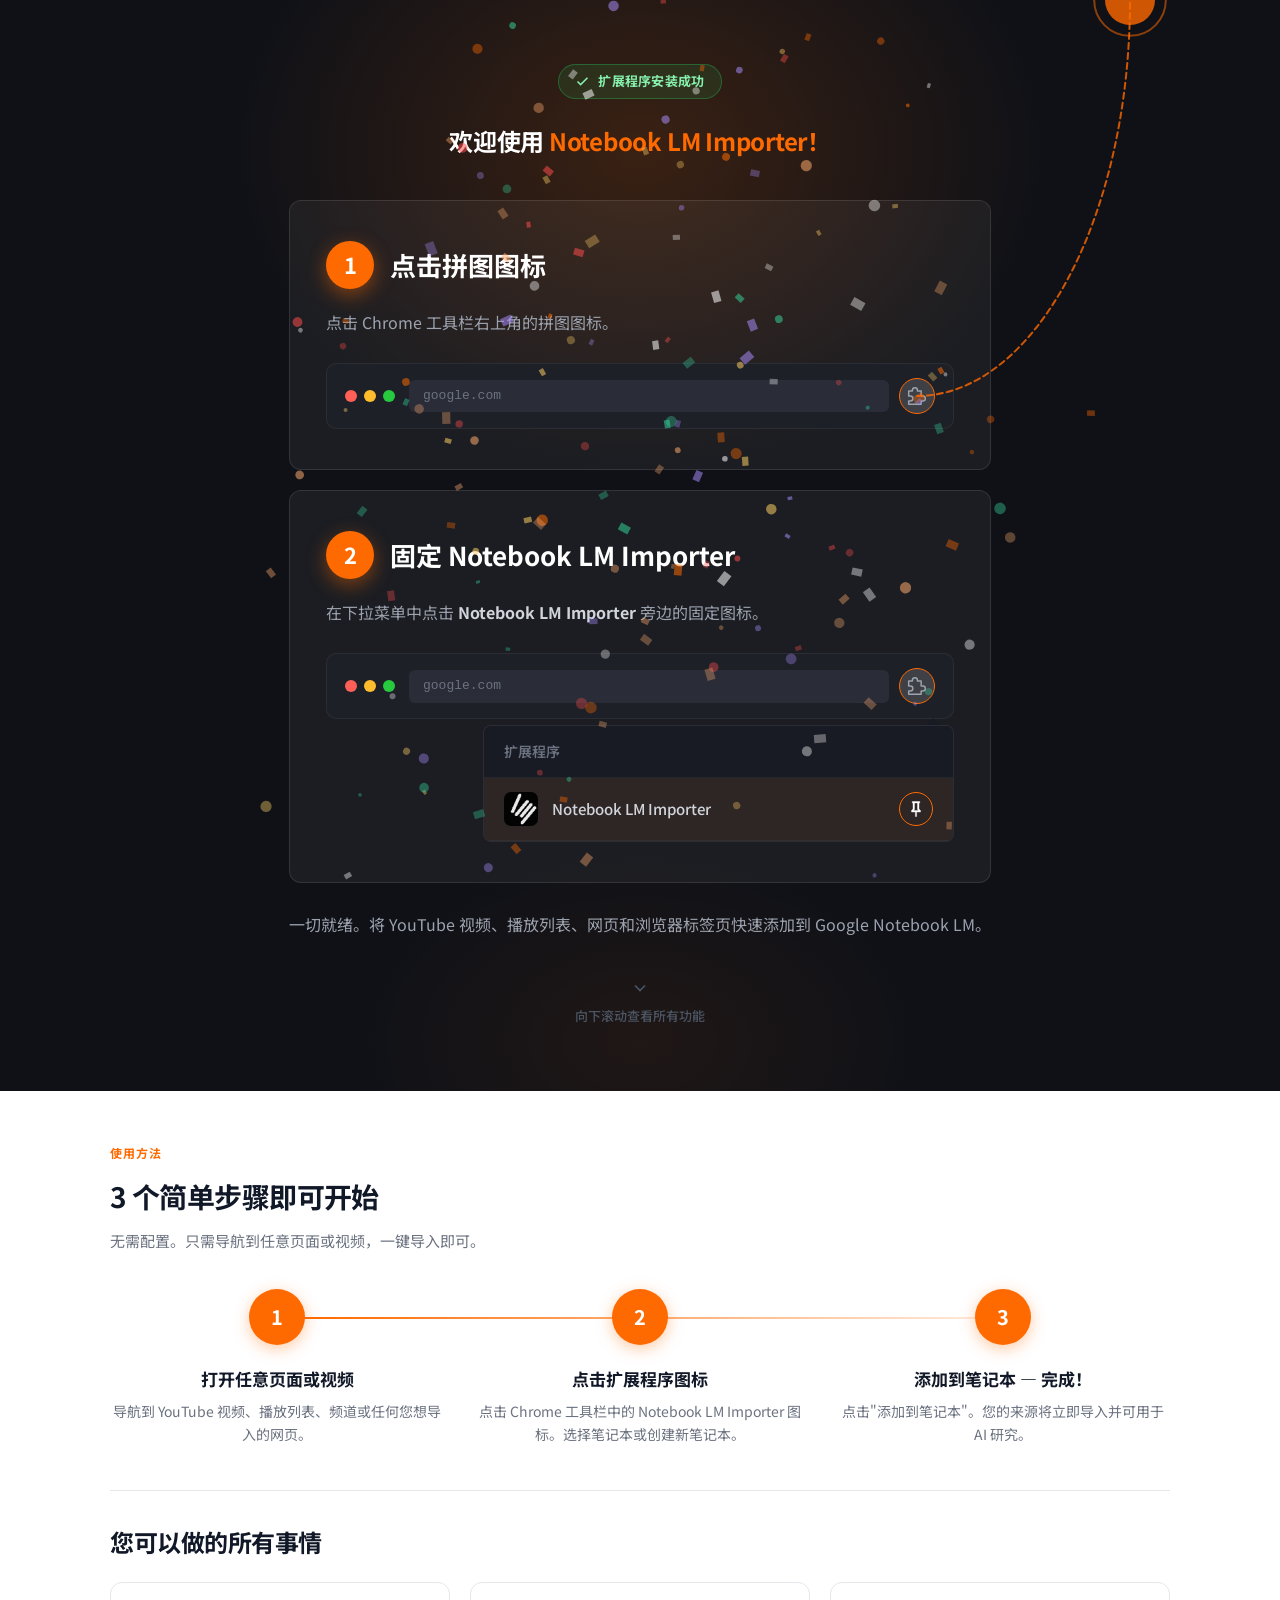
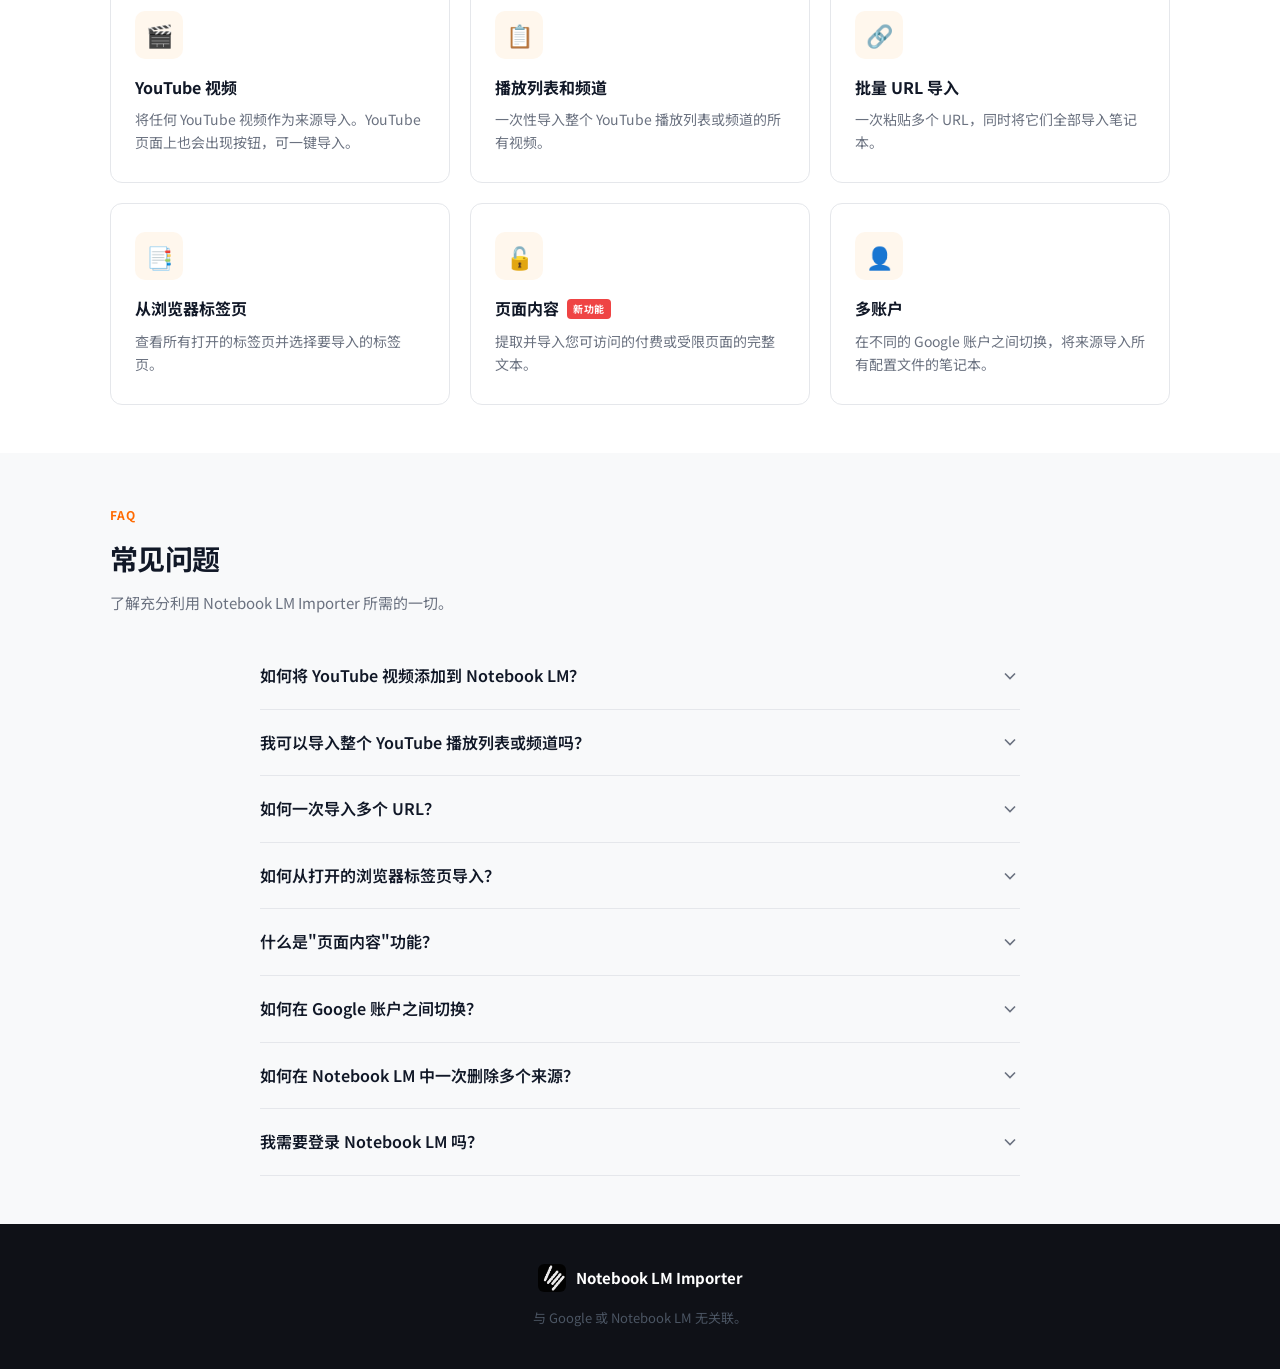
<file: welcome/zh_CN.html>
<!DOCTYPE html>
<html lang="zh-CN">
<head>
    <meta charset="UTF-8">
    <meta name="viewport" content="width=device-width, initial-scale=1.0">
    <title>欢迎使用 Notebook LM Importer！</title>
    <link rel="icon" href="../icons/icon48.png">
    <link href="https://fonts.googleapis.com/css2?family=Noto+Sans+SC:wght@400;500;600;700&display=swap" rel="stylesheet">
    <link rel="stylesheet" href="welcome.css">
    <style>body { font-family: 'Noto Sans SC', 'Manrope', sans-serif; }</style>
</head>
<body>

<canvas id="confetti-canvas"></canvas>
<div class="corner-hint"><svg id="corner-arrow-svg" xmlns="http://www.w3.org/2000/svg" fill="none"></svg></div>

<section class="hero">
    <div class="hero-inner">
        <div class="success-badge"><svg viewBox="0 0 24 24" fill="none" stroke="currentColor" stroke-width="2.5"><polyline points="20 6 9 17 4 12"/></svg>扩展程序安装成功</div>
        <h1>欢迎使用 <span>Notebook LM Importer！</span></h1>
        <div class="pin-section">
            <div class="pin-cards">
                <div class="pin-card">
                    <div class="pin-card-header"><div class="pin-card-num">1</div><span class="pin-card-title">点击拼图图标</span></div>
                    <p class="pin-card-desc">点击 Chrome 工具栏右上角的拼图图标。</p>
                    <div class="chrome-bar">
                        <div class="chrome-dots"><div class="chrome-dot" style="background:#ff5f56"></div><div class="chrome-dot" style="background:#ffbd2e"></div><div class="chrome-dot" style="background:#27c93f"></div></div>
                        <div class="chrome-address">google.com</div>
                        <div class="chrome-actions"><div class="chrome-btn active"><svg xmlns="http://www.w3.org/2000/svg" width="20" height="20" viewBox="0 0 48 48"><path fill="none" stroke="currentColor" stroke-linejoin="round" stroke-width="3.5" d="M4 24V12h9v-2a6 6 0 0 1 12 0v2h9v12h4a6 6 0 0 1 0 12h-4v8H4v-8h4a6 6 0 0 0 0-12z"/></svg></div></div>
                    </div>
                </div>
                <div class="pin-card">
                    <div class="pin-card-header"><div class="pin-card-num">2</div><span class="pin-card-title">固定 Notebook LM Importer</span></div>
                    <p class="pin-card-desc">在下拉菜单中点击 <strong>Notebook LM Importer</strong> 旁边的固定图标。</p>
                    <div class="chrome-bar">
                        <div class="chrome-dots"><div class="chrome-dot" style="background:#ff5f56"></div><div class="chrome-dot" style="background:#ffbd2e"></div><div class="chrome-dot" style="background:#27c93f"></div></div>
                        <div class="chrome-address">google.com</div>
                        <div class="chrome-actions"><div class="chrome-btn active"><svg xmlns="http://www.w3.org/2000/svg" width="20" height="20" viewBox="0 0 48 48"><path fill="none" stroke="currentColor" stroke-linejoin="round" stroke-width="3.5" d="M4 24V12h9v-2a6 6 0 0 1 12 0v2h9v12h4a6 6 0 0 1 0 12h-4v8H4v-8h4a6 6 0 0 0 0-12z"/></svg></div></div>
                    </div>
                    <div class="ext-popup-dropdown"><div class="ext-popup"><div class="ext-popup-head">扩展程序</div><div class="ext-row active"><div class="ext-ico"><img src="../icons/icon48.png" alt=""></div><span class="ext-name">Notebook LM Importer</span><div class="pin-btn lit"><svg xmlns="http://www.w3.org/2000/svg" width="18" height="18" viewBox="0 0 24 24"><path fill="white" d="M16 12V4h1V2H7v2h1v8l-2 2v2h5.2v6h1.6v-6H18v-2zm-7.2 2l1.2-1.2V4h4v8.8l1.2 1.2z" stroke-width="0.5" stroke="white"/></svg></div></div></div></div>
                </div>
            </div>
        </div>
        <p class="hero-sub">一切就绪。将 YouTube 视频、播放列表、网页和浏览器标签页快速添加到 Google Notebook LM。</p>
        <div class="hero-scroll-hint"><svg viewBox="0 0 24 24" fill="none" stroke="currentColor" stroke-width="2"><polyline points="6 9 12 15 18 9"/></svg>向下滚动查看所有功能</div>
    </div>
</section>

<section class="features" id="features">
    <div class="features-inner">
        <span class="section-tag">使用方法</span>
        <h2 class="section-title">3 个简单步骤即可开始</h2>
        <p class="section-sub">无需配置。只需导航到任意页面或视频，一键导入即可。</p>
        <div class="steps-row">
            <div class="step"><div class="step-num">1</div><h3>打开任意页面或视频</h3><p>导航到 YouTube 视频、播放列表、频道或任何您想导入的网页。</p></div>
            <div class="step"><div class="step-num">2</div><h3>点击扩展程序图标</h3><p>点击 Chrome 工具栏中的 Notebook LM Importer 图标。选择笔记本或创建新笔记本。</p></div>
            <div class="step"><div class="step-num">3</div><h3>添加到笔记本 — 完成！</h3><p>点击"添加到笔记本"。您的来源将立即导入并可用于 AI 研究。</p></div>
        </div>
        <hr class="features-divider">
        <h2 class="features-sub-title">您可以做的所有事情</h2>
        <div class="cards-grid">
            <div class="feat-card"><div class="feat-icon">🎬</div><h3>YouTube 视频</h3><p>将任何 YouTube 视频作为来源导入。YouTube 页面上也会出现按钮，可一键导入。</p></div>
            <div class="feat-card"><div class="feat-icon">📋</div><h3>播放列表和频道</h3><p>一次性导入整个 YouTube 播放列表或频道的所有视频。</p></div>
            <div class="feat-card"><div class="feat-icon">🔗</div><h3>批量 URL 导入</h3><p>一次粘贴多个 URL，同时将它们全部导入笔记本。</p></div>
            <div class="feat-card"><div class="feat-icon">📑</div><h3>从浏览器标签页</h3><p>查看所有打开的标签页并选择要导入的标签页。</p></div>
            <div class="feat-card"><div class="feat-icon">🔓</div><h3>页面内容 <span class="feat-new">新功能</span></h3><p>提取并导入您可访问的付费或受限页面的完整文本。</p></div>
            <div class="feat-card"><div class="feat-icon">👤</div><h3>多账户</h3><p>在不同的 Google 账户之间切换，将来源导入所有配置文件的笔记本。</p></div>
        </div>
    </div>
</section>

<section class="faq" id="faq">
    <div class="faq-inner">
        <div class="faq-header"><span class="section-tag">FAQ</span><h2 class="section-title">常见问题</h2><p class="section-sub" style="margin-bottom:0">了解充分利用 Notebook LM Importer 所需的一切。</p></div>
        <div class="faq-list">
            <div class="faq-item"><input type="checkbox" id="faq1"><label class="faq-label" for="faq1">如何将 YouTube 视频添加到 Notebook LM？<svg viewBox="0 0 24 24" fill="none" stroke="currentColor" stroke-width="2"><polyline points="6 9 12 15 18 9"/></svg></label><div class="faq-body"><p>导航到任意 YouTube 视频，点击 Chrome 工具栏中的 Notebook LM Importer 图标。选择笔记本并点击"添加到笔记本"。YouTube 页面上视频标题旁也会显示橙色"添加"按钮。</p></div></div>
            <div class="faq-item"><input type="checkbox" id="faq2"><label class="faq-label" for="faq2">我可以导入整个 YouTube 播放列表或频道吗？<svg viewBox="0 0 24 24" fill="none" stroke="currentColor" stroke-width="2"><polyline points="6 9 12 15 18 9"/></svg></label><div class="faq-body"><p>可以！打开播放列表或频道页面，点击扩展程序图标。您将看到"添加播放列表"或"添加频道视频"选项。对于大型频道，将导入约 50 个视频。</p></div></div>
            <div class="faq-item"><input type="checkbox" id="faq3"><label class="faq-label" for="faq3">如何一次导入多个 URL？<svg viewBox="0 0 24 24" fill="none" stroke="currentColor" stroke-width="2"><polyline points="6 9 12 15 18 9"/></svg></label><div class="faq-body"><p>点击扩展程序图标，按"批量导入"。粘贴多个 URL（每行一个），选择目标笔记本，点击"导入链接"。</p></div></div>
            <div class="faq-item"><input type="checkbox" id="faq4"><label class="faq-label" for="faq4">如何从打开的浏览器标签页导入？<svg viewBox="0 0 24 24" fill="none" stroke="currentColor" stroke-width="2"><polyline points="6 9 12 15 18 9"/></svg></label><div class="faq-body"><p>打开扩展程序弹出窗口，点击"批量导入"，切换到"从标签页"选项卡。勾选要导入的标签页，点击"导入所选"。</p></div></div>
            <div class="faq-item"><input type="checkbox" id="faq5"><label class="faq-label" for="faq5">什么是"页面内容"功能？<svg viewBox="0 0 24 24" fill="none" stroke="currentColor" stroke-width="2"><polyline points="6 9 12 15 18 9"/></svg></label><div class="faq-body"><p>提取当前网页的完整文本并将其作为文本来源导入 Notebook LM。对于您可以访问的付费文章或受限页面特别有用。</p></div></div>
            <div class="faq-item"><input type="checkbox" id="faq6"><label class="faq-label" for="faq6">如何在 Google 账户之间切换？<svg viewBox="0 0 24 24" fill="none" stroke="currentColor" stroke-width="2"><polyline points="6 9 12 15 18 9"/></svg></label><div class="faq-body"><p>点击扩展程序图标，打开设置（齿轮图标）。在"账户"下选择所需的 Google 账户。</p></div></div>
            <div class="faq-item"><input type="checkbox" id="faq7"><label class="faq-label" for="faq7">如何在 Notebook LM 中一次删除多个来源？<svg viewBox="0 0 24 24" fill="none" stroke="currentColor" stroke-width="2"><polyline points="6 9 12 15 18 9"/></svg></label><div class="faq-body"><p>在扩展程序设置中启用"批量删除"。选择多个来源时将出现删除按钮。</p></div></div>
            <div class="faq-item"><input type="checkbox" id="faq8"><label class="faq-label" for="faq8">我需要登录 Notebook LM 吗？<svg viewBox="0 0 24 24" fill="none" stroke="currentColor" stroke-width="2"><polyline points="6 9 12 15 18 9"/></svg></label><div class="faq-body"><p>是的。扩展程序使用您的活动 Google 会话与 Notebook LM API 通信。使用前请确保已登录 <a href="https://notebooklm.google.com" target="_blank" rel="noopener">notebooklm.google.com</a>。</p></div></div>
        </div>
    </div>
</section>

<footer class="footer"><div class="footer-inner"><a href="https://importer.c-ext.com" class="footer-logo" target="_blank" rel="noopener"><img src="../icons/icon48.png" alt="Notebook LM Importer"><span>Notebook LM Importer</span></a><p class="footer-legal">与 Google 或 Notebook LM 无关联。</p></div></footer>

<script src="welcome.js"></script>
</body>
</html>
</file>
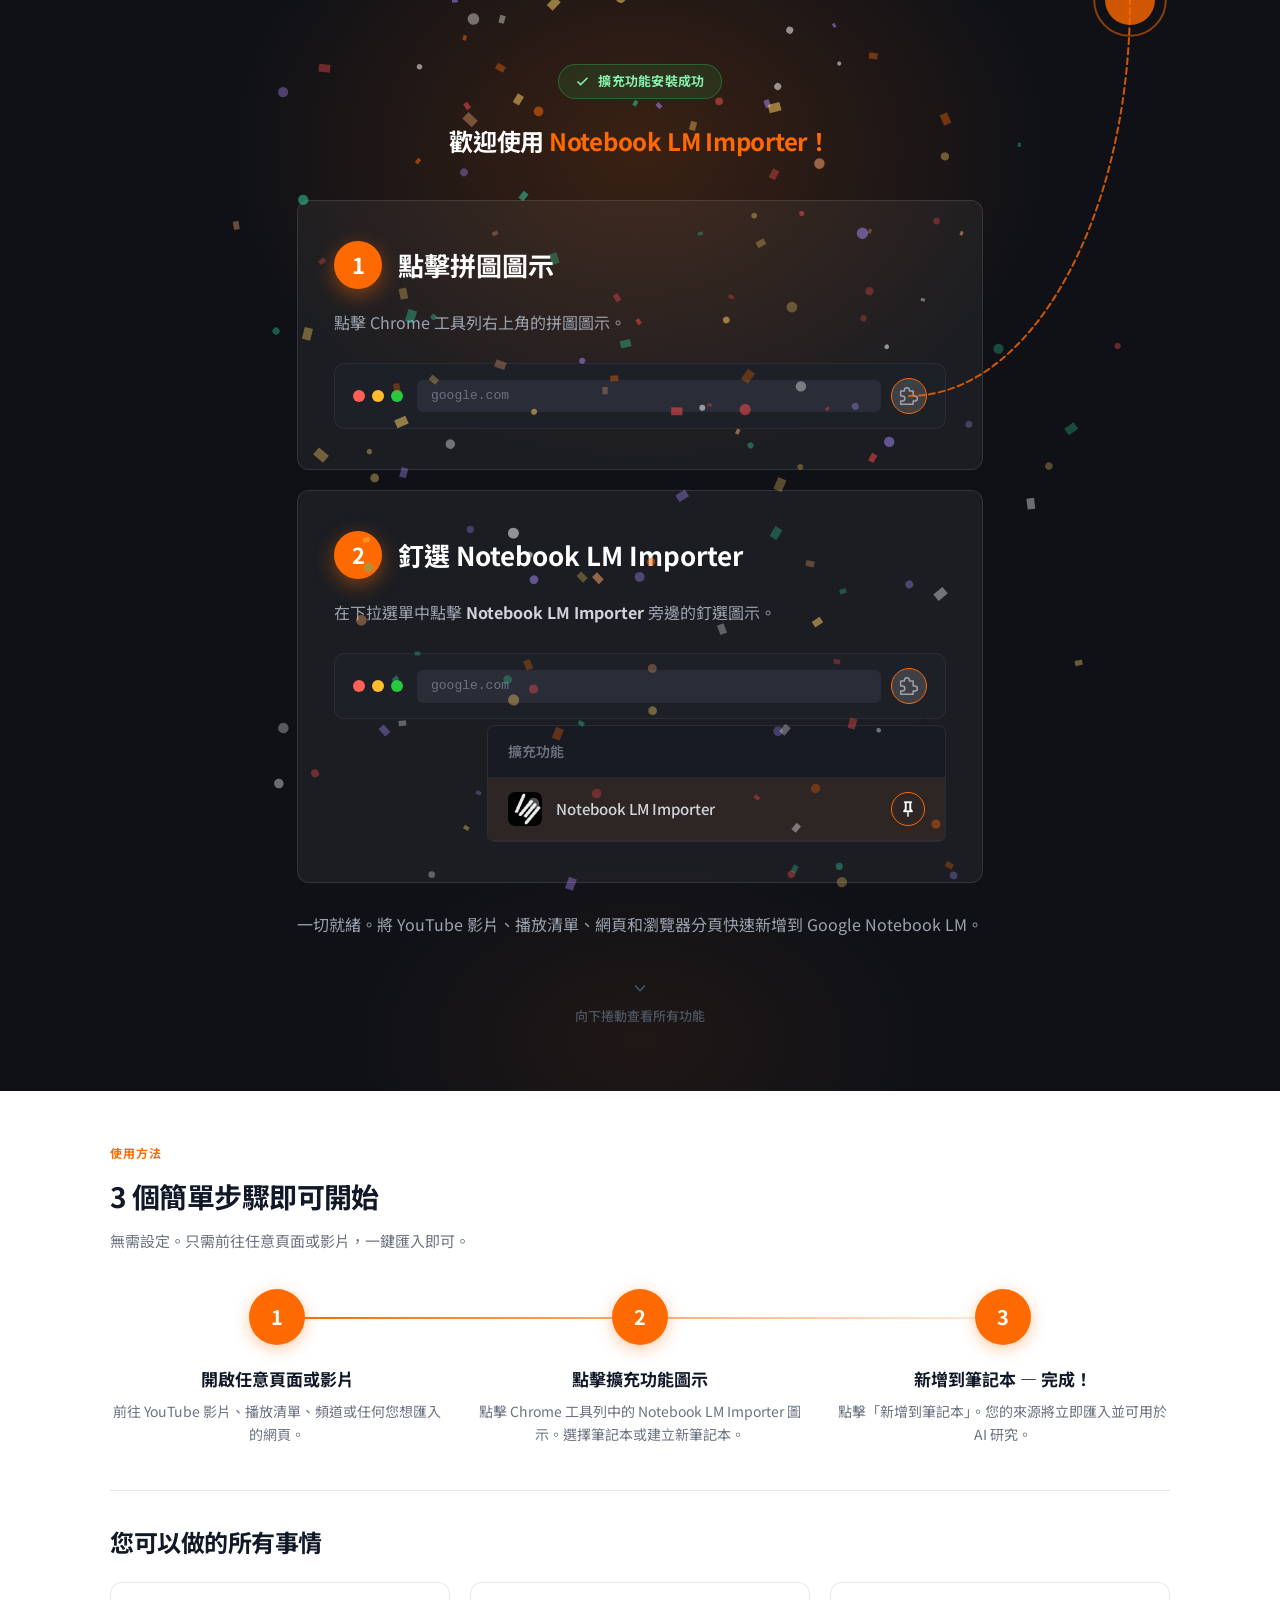
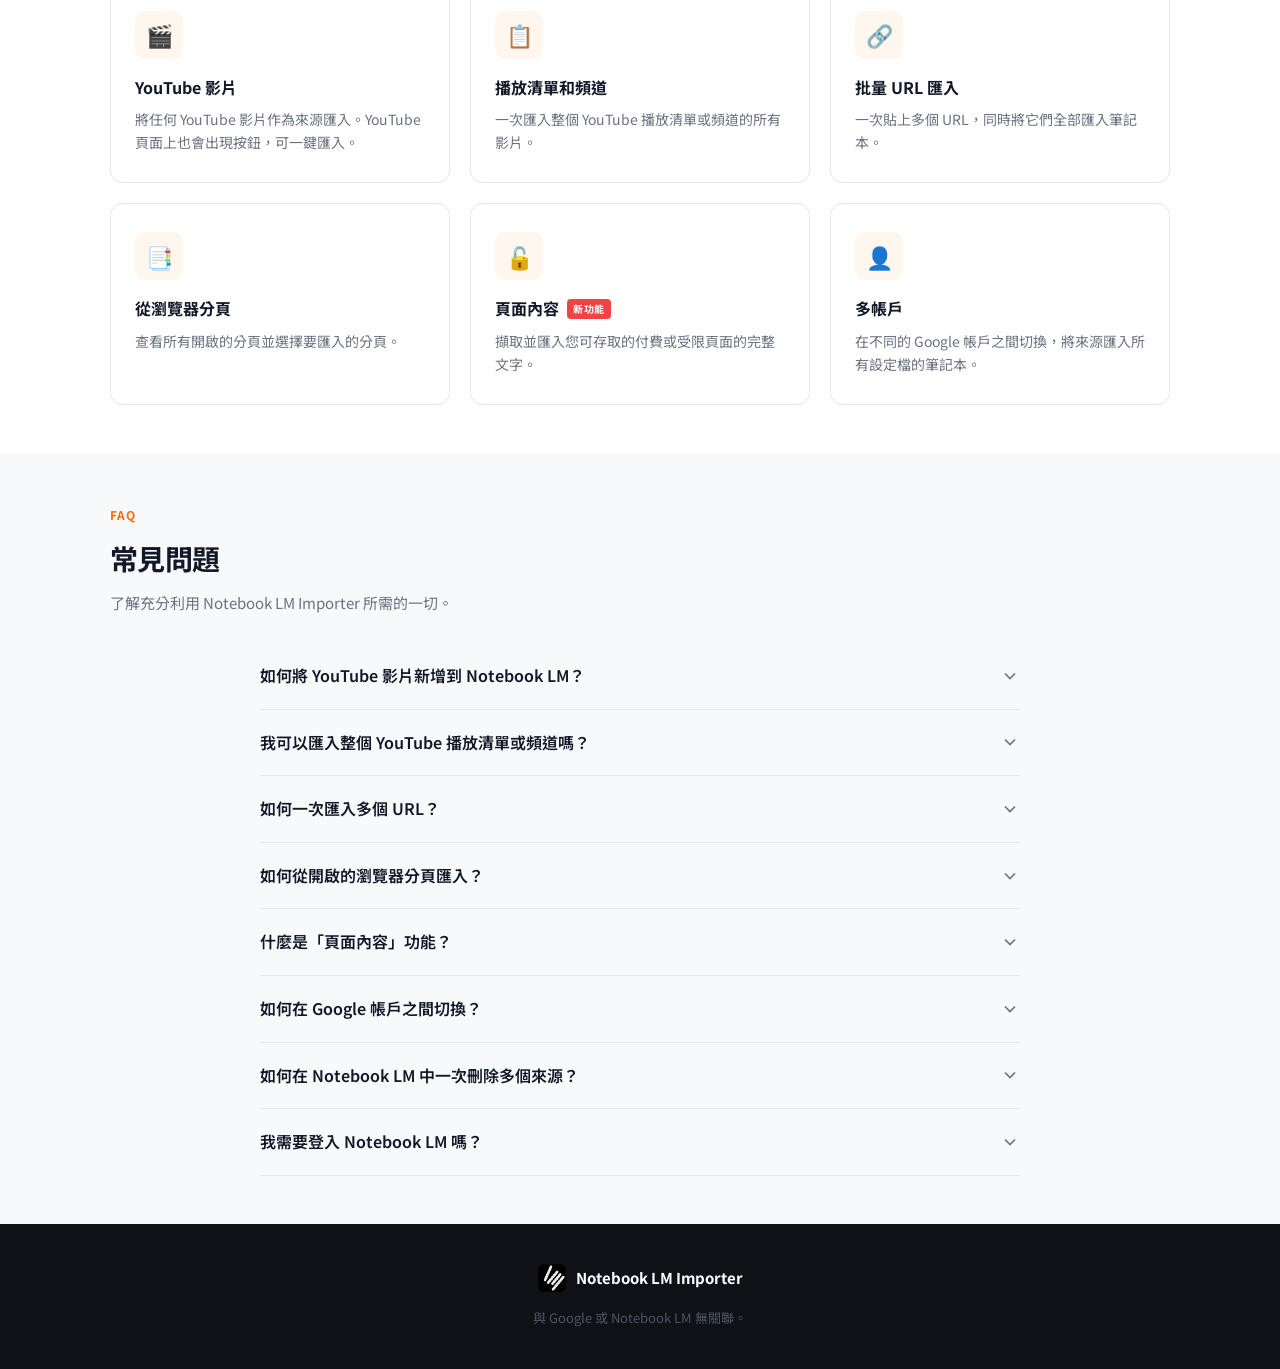
<file: welcome/zh_TW.html>
<!DOCTYPE html>
<html lang="zh-TW">
<head>
    <meta charset="UTF-8">
    <meta name="viewport" content="width=device-width, initial-scale=1.0">
    <title>歡迎使用 Notebook LM Importer！</title>
    <link rel="icon" href="../icons/icon48.png">
    <link href="https://fonts.googleapis.com/css2?family=Noto+Sans+TC:wght@400;500;600;700&display=swap" rel="stylesheet">
    <link rel="stylesheet" href="welcome.css">
    <style>body { font-family: 'Noto Sans TC', 'Manrope', sans-serif; }</style>
</head>
<body>

<canvas id="confetti-canvas"></canvas>
<div class="corner-hint"><svg id="corner-arrow-svg" xmlns="http://www.w3.org/2000/svg" fill="none"></svg></div>

<section class="hero">
    <div class="hero-inner">
        <div class="success-badge"><svg viewBox="0 0 24 24" fill="none" stroke="currentColor" stroke-width="2.5"><polyline points="20 6 9 17 4 12"/></svg>擴充功能安裝成功</div>
        <h1>歡迎使用 <span>Notebook LM Importer！</span></h1>
        <div class="pin-section">
            <div class="pin-cards">
                <div class="pin-card">
                    <div class="pin-card-header"><div class="pin-card-num">1</div><span class="pin-card-title">點擊拼圖圖示</span></div>
                    <p class="pin-card-desc">點擊 Chrome 工具列右上角的拼圖圖示。</p>
                    <div class="chrome-bar">
                        <div class="chrome-dots"><div class="chrome-dot" style="background:#ff5f56"></div><div class="chrome-dot" style="background:#ffbd2e"></div><div class="chrome-dot" style="background:#27c93f"></div></div>
                        <div class="chrome-address">google.com</div>
                        <div class="chrome-actions"><div class="chrome-btn active"><svg xmlns="http://www.w3.org/2000/svg" width="20" height="20" viewBox="0 0 48 48"><path fill="none" stroke="currentColor" stroke-linejoin="round" stroke-width="3.5" d="M4 24V12h9v-2a6 6 0 0 1 12 0v2h9v12h4a6 6 0 0 1 0 12h-4v8H4v-8h4a6 6 0 0 0 0-12z"/></svg></div></div>
                    </div>
                </div>
                <div class="pin-card">
                    <div class="pin-card-header"><div class="pin-card-num">2</div><span class="pin-card-title">釘選 Notebook LM Importer</span></div>
                    <p class="pin-card-desc">在下拉選單中點擊 <strong>Notebook LM Importer</strong> 旁邊的釘選圖示。</p>
                    <div class="chrome-bar">
                        <div class="chrome-dots"><div class="chrome-dot" style="background:#ff5f56"></div><div class="chrome-dot" style="background:#ffbd2e"></div><div class="chrome-dot" style="background:#27c93f"></div></div>
                        <div class="chrome-address">google.com</div>
                        <div class="chrome-actions"><div class="chrome-btn active"><svg xmlns="http://www.w3.org/2000/svg" width="20" height="20" viewBox="0 0 48 48"><path fill="none" stroke="currentColor" stroke-linejoin="round" stroke-width="3.5" d="M4 24V12h9v-2a6 6 0 0 1 12 0v2h9v12h4a6 6 0 0 1 0 12h-4v8H4v-8h4a6 6 0 0 0 0-12z"/></svg></div></div>
                    </div>
                    <div class="ext-popup-dropdown"><div class="ext-popup"><div class="ext-popup-head">擴充功能</div><div class="ext-row active"><div class="ext-ico"><img src="../icons/icon48.png" alt=""></div><span class="ext-name">Notebook LM Importer</span><div class="pin-btn lit"><svg xmlns="http://www.w3.org/2000/svg" width="18" height="18" viewBox="0 0 24 24"><path fill="white" d="M16 12V4h1V2H7v2h1v8l-2 2v2h5.2v6h1.6v-6H18v-2zm-7.2 2l1.2-1.2V4h4v8.8l1.2 1.2z" stroke-width="0.5" stroke="white"/></svg></div></div></div></div>
                </div>
            </div>
        </div>
        <p class="hero-sub">一切就緒。將 YouTube 影片、播放清單、網頁和瀏覽器分頁快速新增到 Google Notebook LM。</p>
        <div class="hero-scroll-hint"><svg viewBox="0 0 24 24" fill="none" stroke="currentColor" stroke-width="2"><polyline points="6 9 12 15 18 9"/></svg>向下捲動查看所有功能</div>
    </div>
</section>

<section class="features" id="features">
    <div class="features-inner">
        <span class="section-tag">使用方法</span>
        <h2 class="section-title">3 個簡單步驟即可開始</h2>
        <p class="section-sub">無需設定。只需前往任意頁面或影片，一鍵匯入即可。</p>
        <div class="steps-row">
            <div class="step"><div class="step-num">1</div><h3>開啟任意頁面或影片</h3><p>前往 YouTube 影片、播放清單、頻道或任何您想匯入的網頁。</p></div>
            <div class="step"><div class="step-num">2</div><h3>點擊擴充功能圖示</h3><p>點擊 Chrome 工具列中的 Notebook LM Importer 圖示。選擇筆記本或建立新筆記本。</p></div>
            <div class="step"><div class="step-num">3</div><h3>新增到筆記本 — 完成！</h3><p>點擊「新增到筆記本」。您的來源將立即匯入並可用於 AI 研究。</p></div>
        </div>
        <hr class="features-divider">
        <h2 class="features-sub-title">您可以做的所有事情</h2>
        <div class="cards-grid">
            <div class="feat-card"><div class="feat-icon">🎬</div><h3>YouTube 影片</h3><p>將任何 YouTube 影片作為來源匯入。YouTube 頁面上也會出現按鈕，可一鍵匯入。</p></div>
            <div class="feat-card"><div class="feat-icon">📋</div><h3>播放清單和頻道</h3><p>一次匯入整個 YouTube 播放清單或頻道的所有影片。</p></div>
            <div class="feat-card"><div class="feat-icon">🔗</div><h3>批量 URL 匯入</h3><p>一次貼上多個 URL，同時將它們全部匯入筆記本。</p></div>
            <div class="feat-card"><div class="feat-icon">📑</div><h3>從瀏覽器分頁</h3><p>查看所有開啟的分頁並選擇要匯入的分頁。</p></div>
            <div class="feat-card"><div class="feat-icon">🔓</div><h3>頁面內容 <span class="feat-new">新功能</span></h3><p>擷取並匯入您可存取的付費或受限頁面的完整文字。</p></div>
            <div class="feat-card"><div class="feat-icon">👤</div><h3>多帳戶</h3><p>在不同的 Google 帳戶之間切換，將來源匯入所有設定檔的筆記本。</p></div>
        </div>
    </div>
</section>

<section class="faq" id="faq">
    <div class="faq-inner">
        <div class="faq-header"><span class="section-tag">FAQ</span><h2 class="section-title">常見問題</h2><p class="section-sub" style="margin-bottom:0">了解充分利用 Notebook LM Importer 所需的一切。</p></div>
        <div class="faq-list">
            <div class="faq-item"><input type="checkbox" id="faq1"><label class="faq-label" for="faq1">如何將 YouTube 影片新增到 Notebook LM？<svg viewBox="0 0 24 24" fill="none" stroke="currentColor" stroke-width="2"><polyline points="6 9 12 15 18 9"/></svg></label><div class="faq-body"><p>前往任意 YouTube 影片，點擊 Chrome 工具列中的 Notebook LM Importer 圖示。選擇筆記本並點擊「新增到筆記本」。YouTube 頁面上影片標題旁也會顯示橙色「新增」按鈕。</p></div></div>
            <div class="faq-item"><input type="checkbox" id="faq2"><label class="faq-label" for="faq2">我可以匯入整個 YouTube 播放清單或頻道嗎？<svg viewBox="0 0 24 24" fill="none" stroke="currentColor" stroke-width="2"><polyline points="6 9 12 15 18 9"/></svg></label><div class="faq-body"><p>可以！開啟播放清單或頻道頁面，點擊擴充功能圖示。您將看到「新增播放清單」或「新增頻道影片」選項。對於大型頻道，將匯入約 50 支影片。</p></div></div>
            <div class="faq-item"><input type="checkbox" id="faq3"><label class="faq-label" for="faq3">如何一次匯入多個 URL？<svg viewBox="0 0 24 24" fill="none" stroke="currentColor" stroke-width="2"><polyline points="6 9 12 15 18 9"/></svg></label><div class="faq-body"><p>點擊擴充功能圖示，按「批量匯入」。貼上多個 URL（每行一個），選擇目標筆記本，點擊「匯入連結」。</p></div></div>
            <div class="faq-item"><input type="checkbox" id="faq4"><label class="faq-label" for="faq4">如何從開啟的瀏覽器分頁匯入？<svg viewBox="0 0 24 24" fill="none" stroke="currentColor" stroke-width="2"><polyline points="6 9 12 15 18 9"/></svg></label><div class="faq-body"><p>開啟擴充功能彈出視窗，點擊「批量匯入」，切換到「從分頁」標籤。勾選要匯入的分頁，點擊「匯入所選」。</p></div></div>
            <div class="faq-item"><input type="checkbox" id="faq5"><label class="faq-label" for="faq5">什麼是「頁面內容」功能？<svg viewBox="0 0 24 24" fill="none" stroke="currentColor" stroke-width="2"><polyline points="6 9 12 15 18 9"/></svg></label><div class="faq-body"><p>擷取當前網頁的完整文字並將其作為文字來源匯入 Notebook LM。對於您可以存取的付費文章或受限頁面特別有用。</p></div></div>
            <div class="faq-item"><input type="checkbox" id="faq6"><label class="faq-label" for="faq6">如何在 Google 帳戶之間切換？<svg viewBox="0 0 24 24" fill="none" stroke="currentColor" stroke-width="2"><polyline points="6 9 12 15 18 9"/></svg></label><div class="faq-body"><p>點擊擴充功能圖示，開啟設定（齒輪圖示）。在「帳戶」下選擇所需的 Google 帳戶。</p></div></div>
            <div class="faq-item"><input type="checkbox" id="faq7"><label class="faq-label" for="faq7">如何在 Notebook LM 中一次刪除多個來源？<svg viewBox="0 0 24 24" fill="none" stroke="currentColor" stroke-width="2"><polyline points="6 9 12 15 18 9"/></svg></label><div class="faq-body"><p>在擴充功能設定中啟用「批量刪除」。選擇多個來源時將出現刪除按鈕。</p></div></div>
            <div class="faq-item"><input type="checkbox" id="faq8"><label class="faq-label" for="faq8">我需要登入 Notebook LM 嗎？<svg viewBox="0 0 24 24" fill="none" stroke="currentColor" stroke-width="2"><polyline points="6 9 12 15 18 9"/></svg></label><div class="faq-body"><p>是的。擴充功能使用您的活動 Google 工作階段與 Notebook LM API 通訊。使用前請確保已登入 <a href="https://notebooklm.google.com" target="_blank" rel="noopener">notebooklm.google.com</a>。</p></div></div>
        </div>
    </div>
</section>

<footer class="footer"><div class="footer-inner"><a href="https://importer.c-ext.com" class="footer-logo" target="_blank" rel="noopener"><img src="../icons/icon48.png" alt="Notebook LM Importer"><span>Notebook LM Importer</span></a><p class="footer-legal">與 Google 或 Notebook LM 無關聯。</p></div></footer>

<script src="welcome.js"></script>
</body>
</html>
</file>
<file: welcome/welcome.css>
@import url('https://fonts.googleapis.com/css2?family=Manrope:wght@400;500;600;700&display=swap');

*, *::before, *::after { box-sizing: border-box; margin: 0; padding: 0; }

:root {
    --accent: #ff6a00;
    --accent-hover: #e55f00;
    --dark: #0f1117;
    --dark2: #1a1d27;
    --white: #ffffff;
    --gray-bg: #f8f9fa;
    --text: #111827;
    --muted: #6b7280;
    --border: #e5e7eb;
    --radius: 12px;
    --radius-sm: 8px;
}

html { scroll-behavior: smooth; }

body {
    font-family: 'Manrope', sans-serif;
    color: var(--text);
    background: var(--white);
    line-height: 1.6;
    -webkit-font-smoothing: antialiased;
}

/* ===== CONFETTI ===== */
#confetti-canvas {
    position: fixed; top: 0; left: 0;
    width: 100%; height: 100%;
    pointer-events: none; z-index: 999;
}

/* ===== HERO ===== */
.hero {
    background: var(--dark);
    min-height: 100vh;
    display: flex; align-items: center; justify-content: center;
    text-align: center;
    padding: 64px 24px;
    position: relative; overflow: hidden;
}
.hero::before {
    content: ''; position: absolute; top: -200px; left: 50%;
    transform: translateX(-50%); width: 900px; height: 700px;
    background: radial-gradient(ellipse at center, rgba(255,106,0,0.18) 0%, transparent 65%);
    pointer-events: none;
}
.hero::after {
    content: ''; position: absolute; bottom: -150px; left: 50%;
    transform: translateX(-50%); width: 600px; height: 400px;
    background: radial-gradient(ellipse at center, rgba(255,106,0,0.07) 0%, transparent 70%);
    pointer-events: none;
}
.hero-inner { max-width: 760px; position: relative; z-index: 1; }

.success-badge {
    display: inline-flex; align-items: center; gap: 8px;
    background: rgba(34,197,94,0.12); border: 1px solid rgba(34,197,94,0.35);
    color: #86efac; font-size: 13px; font-weight: 700;
    padding: 6px 16px; border-radius: 100px; margin-bottom: 28px; letter-spacing: 0.02em;
}
.success-badge svg { width: 15px; height: 15px; }

.hero h1 {
    font-size: clamp(18px, 2.5vw, 24px); font-weight: 700; color: #fff;
    line-height: 1.2; letter-spacing: -0.01em; margin-bottom: 28px;
}
.hero h1 span { color: var(--accent); }

.hero-sub {
    font-size: 16px; color: #9ca3af; line-height: 1.7;
    margin-top: 28px; margin-bottom: 0;
    text-align: center;
}

.hero-scroll-hint {
    margin-top: 40px; display: flex; flex-direction: column;
    align-items: center; gap: 8px; color: #4b5563; font-size: 13px; font-weight: 500;
}
.hero-scroll-hint svg { width: 20px; height: 20px; animation: scrollBounce 1.6s ease-in-out infinite; }
@keyframes scrollBounce { 0%, 100% { transform: translateY(0); } 50% { transform: translateY(6px); } }

/* ===== FEATURES ===== */
.features { background: var(--white); padding: 48px 24px; }
.features-inner { max-width: 1060px; margin: 0 auto; }

.section-tag {
    display: inline-block; font-size: 12px; font-weight: 700;
    letter-spacing: 0.08em; text-transform: uppercase; color: var(--accent); margin-bottom: 12px;
}
.section-title {
    font-size: clamp(20px, 2.5vw, 28px); font-weight: 700;
    letter-spacing: -0.02em; color: var(--text); margin-bottom: 10px;
}
.section-sub {
    font-size: 15px; color: var(--muted);
    line-height: 1.6; margin-bottom: 36px;
}

.steps-row {
    display: grid; grid-template-columns: repeat(3, 1fr);
    gap: 28px; position: relative; margin-bottom: 44px;
}
.steps-row::before {
    content: ''; position: absolute; top: 28px;
    left: calc(16.66% + 16px); right: calc(16.66% + 16px);
    height: 2px;
    background: linear-gradient(90deg, var(--accent) 0%, rgba(255,106,0,0.15) 100%);
}
.step { text-align: center; position: relative; }
.step-num {
    width: 56px; height: 56px; background: var(--accent); color: #fff;
    font-size: 20px; font-weight: 700; border-radius: 50%;
    display: flex; align-items: center; justify-content: center;
    margin: 0 auto 20px; position: relative; z-index: 1;
    box-shadow: 0 4px 16px rgba(255,106,0,0.35);
}
.step h3 { font-size: 17px; font-weight: 700; margin-bottom: 8px; }
.step p { font-size: 14px; color: var(--muted); line-height: 1.65; }

.features-divider { border: none; border-top: 1px solid var(--border); margin-bottom: 32px; }
.features-sub-title {
    font-size: clamp(18px, 2vw, 24px); font-weight: 700;
    letter-spacing: -0.02em; color: var(--text); margin-bottom: 20px;
}

.cards-grid { display: grid; grid-template-columns: repeat(3, 1fr); gap: 20px; }
.feat-card {
    background: var(--white); border: 1px solid var(--border);
    border-radius: var(--radius); padding: 28px 24px;
    transition: border-color 0.15s, box-shadow 0.15s;
}
.feat-card:hover { border-color: rgba(255,106,0,0.4); box-shadow: 0 8px 24px rgba(255,106,0,0.07); }
.feat-icon {
    width: 48px; height: 48px; background: #fff7ed; border-radius: 10px;
    display: flex; align-items: center; justify-content: center;
    font-size: 22px; margin-bottom: 16px;
}
.feat-card h3 { font-size: 16px; font-weight: 700; margin-bottom: 8px; display: flex; align-items: center; gap: 8px; }
.feat-new { background: #ef4444; color: #fff; font-size: 10px; font-weight: 700; padding: 2px 6px; border-radius: 4px; letter-spacing: 0.05em; }
.feat-card p { font-size: 14px; color: var(--muted); line-height: 1.65; }

/* ===== FAQ ===== */
.faq { background: var(--gray-bg); padding: 48px 24px; }
.faq-inner { max-width: 1060px; margin: 0 auto; }
.faq-header { margin-bottom: 28px; }
.faq-list { max-width: 760px; margin: 0 auto; }
.faq-item { border-bottom: 1px solid var(--border); }
.faq-item input[type="checkbox"] { display: none; }
.faq-label {
    display: flex; align-items: center; justify-content: space-between;
    padding: 20px 0; font-size: 16px; font-weight: 600;
    cursor: pointer; user-select: none; gap: 16px;
}
.faq-label:hover { color: var(--accent); }
.faq-label svg { width: 20px; height: 20px; color: var(--muted); flex-shrink: 0; transition: transform 0.22s, color 0.15s; }
.faq-item input:checked + .faq-label svg { transform: rotate(180deg); color: var(--accent); }
.faq-item input:checked + .faq-label { color: var(--accent); }
.faq-body { max-height: 0; overflow: hidden; transition: max-height 0.3s ease; }
.faq-item input:checked ~ .faq-body { max-height: 400px; }
.faq-body p { font-size: 15px; color: var(--muted); line-height: 1.75; padding-bottom: 20px; }
.faq-body a { color: var(--accent); text-decoration: none; }
.faq-body a:hover { text-decoration: underline; }

/* ===== FOOTER ===== */
.footer { background: var(--dark); padding: 40px 24px; text-align: center; }
.footer-inner { max-width: 1060px; margin: 0 auto; }
.footer-logo { display: inline-flex; align-items: center; gap: 10px; text-decoration: none; margin-bottom: 16px; }
.footer-logo img { width: 28px; height: 28px; border-radius: 6px; }
.footer-logo span { font-size: 15px; font-weight: 700; color: #fff; }
.footer-legal { font-size: 13px; color: #4b5563; line-height: 1.6; }

/* ===== PIN SECTION ===== */
.pin-section { margin-top: 44px; width: 100%; text-align: left; }

.ext-popup-dropdown { margin-left: auto; width: 75%; margin-top: 6px; position: relative; }
.ext-popup-dropdown::before {
    content: ''; position: absolute; top: -7px; right: 14px;
    width: 0; height: 0;
    border-left: 7px solid transparent; border-right: 7px solid transparent;
    border-bottom: 7px solid #191b24;
}

.pin-cards { display: grid; grid-template-columns: 1fr; gap: 20px; }
.pin-card {
    background: rgba(255,255,255,0.05); border: 1px solid rgba(255,255,255,0.1);
    border-radius: var(--radius); padding: 40px 36px;
}
.pin-card-header { display: flex; align-items: center; gap: 16px; margin-bottom: 20px; }
.pin-card-num {
    width: 48px; height: 48px; background: var(--accent); color: #fff;
    font-size: 22px; font-weight: 700; border-radius: 50%;
    display: flex; align-items: center; justify-content: center;
    flex-shrink: 0; box-shadow: 0 6px 20px rgba(255,106,0,0.45);
}
.pin-card-title { font-size: 26px; font-weight: 700; color: #fff; }
.pin-card-desc { font-size: 16px; color: #9ca3af; line-height: 1.65; margin-bottom: 28px; }
.pin-card-desc strong { color: #d1d5db; }

/* Chrome toolbar mockup */
.chrome-bar {
    background: #1e2028; border-radius: 10px; padding: 14px 18px;
    display: flex; align-items: center; gap: 10px;
    border: 1px solid rgba(255,255,255,0.06);
}
.chrome-dots { display: flex; gap: 7px; margin-right: 4px; }
.chrome-dot { width: 12px; height: 12px; border-radius: 50%; }
.chrome-address {
    flex: 1; background: #2a2c38; border-radius: 6px; padding: 6px 14px;
    font-size: 13px; color: #6b7280; font-family: monospace;
    white-space: nowrap; overflow: hidden; text-overflow: ellipsis;
}
.chrome-actions { display: flex; align-items: center; gap: 5px; }
.chrome-btn {
    width: 36px; height: 36px; border-radius: 6px;
    display: flex; align-items: center; justify-content: center;
    font-size: 20px; color: #9ca3af;
}
.chrome-btn.active {
    background: rgba(255,255,255,0.14);
    border: 1.5px solid var(--accent);
    border-radius: 50%;
    animation: activePulse 2s ease-in-out infinite;
}
@keyframes activePulse {
    0%, 100% { box-shadow: 0 0 0 0 rgba(255,106,0,0.25); }
    50% { box-shadow: 0 0 0 6px rgba(255,106,0,0); }
}

/* Extensions popup mockup */
.ext-popup { background: #1e2028; border-radius: 8px; border: 1px solid rgba(255,255,255,0.06); overflow: hidden; }
.ext-popup-head { padding: 14px 20px; font-size: 14px; font-weight: 600; color: #6b7280; border-bottom: 1px solid rgba(255,255,255,0.05); background: #191b24; }
.ext-row { display: flex; align-items: center; gap: 14px; padding: 14px 20px; border-bottom: 1px solid rgba(255,255,255,0.04); }
.ext-row.active { background: rgba(255,106,0,0.07); }
.ext-ico { width: 34px; height: 34px; border-radius: 7px; flex-shrink: 0; overflow: hidden; }
.ext-ico img { width: 100%; height: 100%; display: block; }
.ext-name { flex: 1; font-size: 15px; color: #d1d5db; font-weight: 500; white-space: nowrap; overflow: hidden; text-overflow: ellipsis; }
.pin-btn { width: 34px; height: 34px; border-radius: 7px; display: flex; align-items: center; justify-content: center; flex-shrink: 0; }
.pin-btn.lit {
    background: transparent;
    border-radius: 50%;
    border: 1px solid var(--accent);
    animation: pinPulse 2s ease-in-out infinite;
}
.pin-btn.dim { border: 1px solid rgba(255,255,255,0.1); }
@keyframes pinPulse {
    0%, 100% { box-shadow: 0 0 0 0 rgba(255,106,0,0.5); }
    50% { box-shadow: 0 0 0 5px rgba(255,106,0,0); }
}

/* ===== CORNER ARROW ===== */
.corner-hint { position: fixed; top: 0; left: 0; width: 100%; height: 100%; z-index: 998; pointer-events: none; }
.corner-hint svg { width: 100%; height: 100%; display: block; overflow: visible; }

/* ===== RESPONSIVE ===== */
@media (max-width: 900px) { .cards-grid { grid-template-columns: repeat(2, 1fr); } }
@media (max-width: 700px) {
    .steps-row { grid-template-columns: 1fr; gap: 32px; }
    .steps-row::before { display: none; }
    .cards-grid { grid-template-columns: 1fr; }
    .features, .faq { padding: 36px 20px; }
}
@media (max-width: 480px) { .pin-card { padding: 28px 22px; } .pin-card-title { font-size: 20px; } }
</file>
